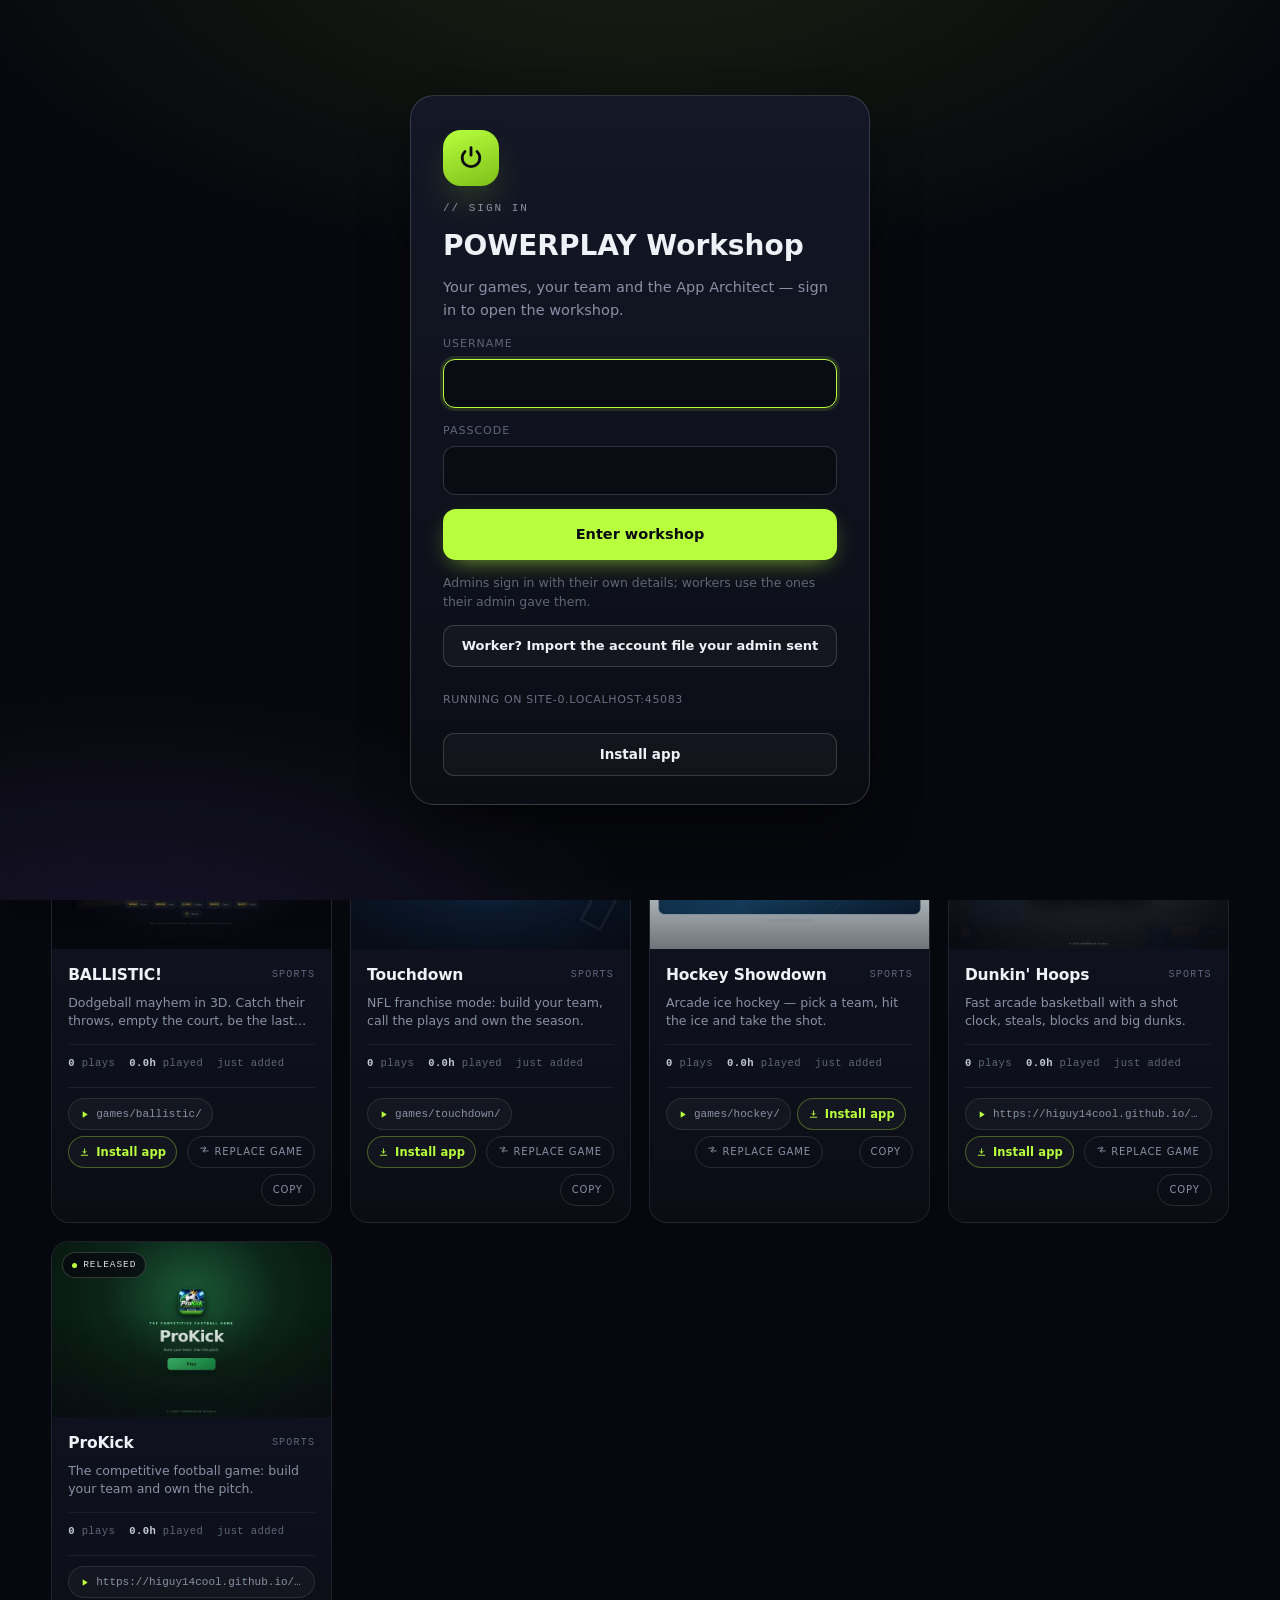
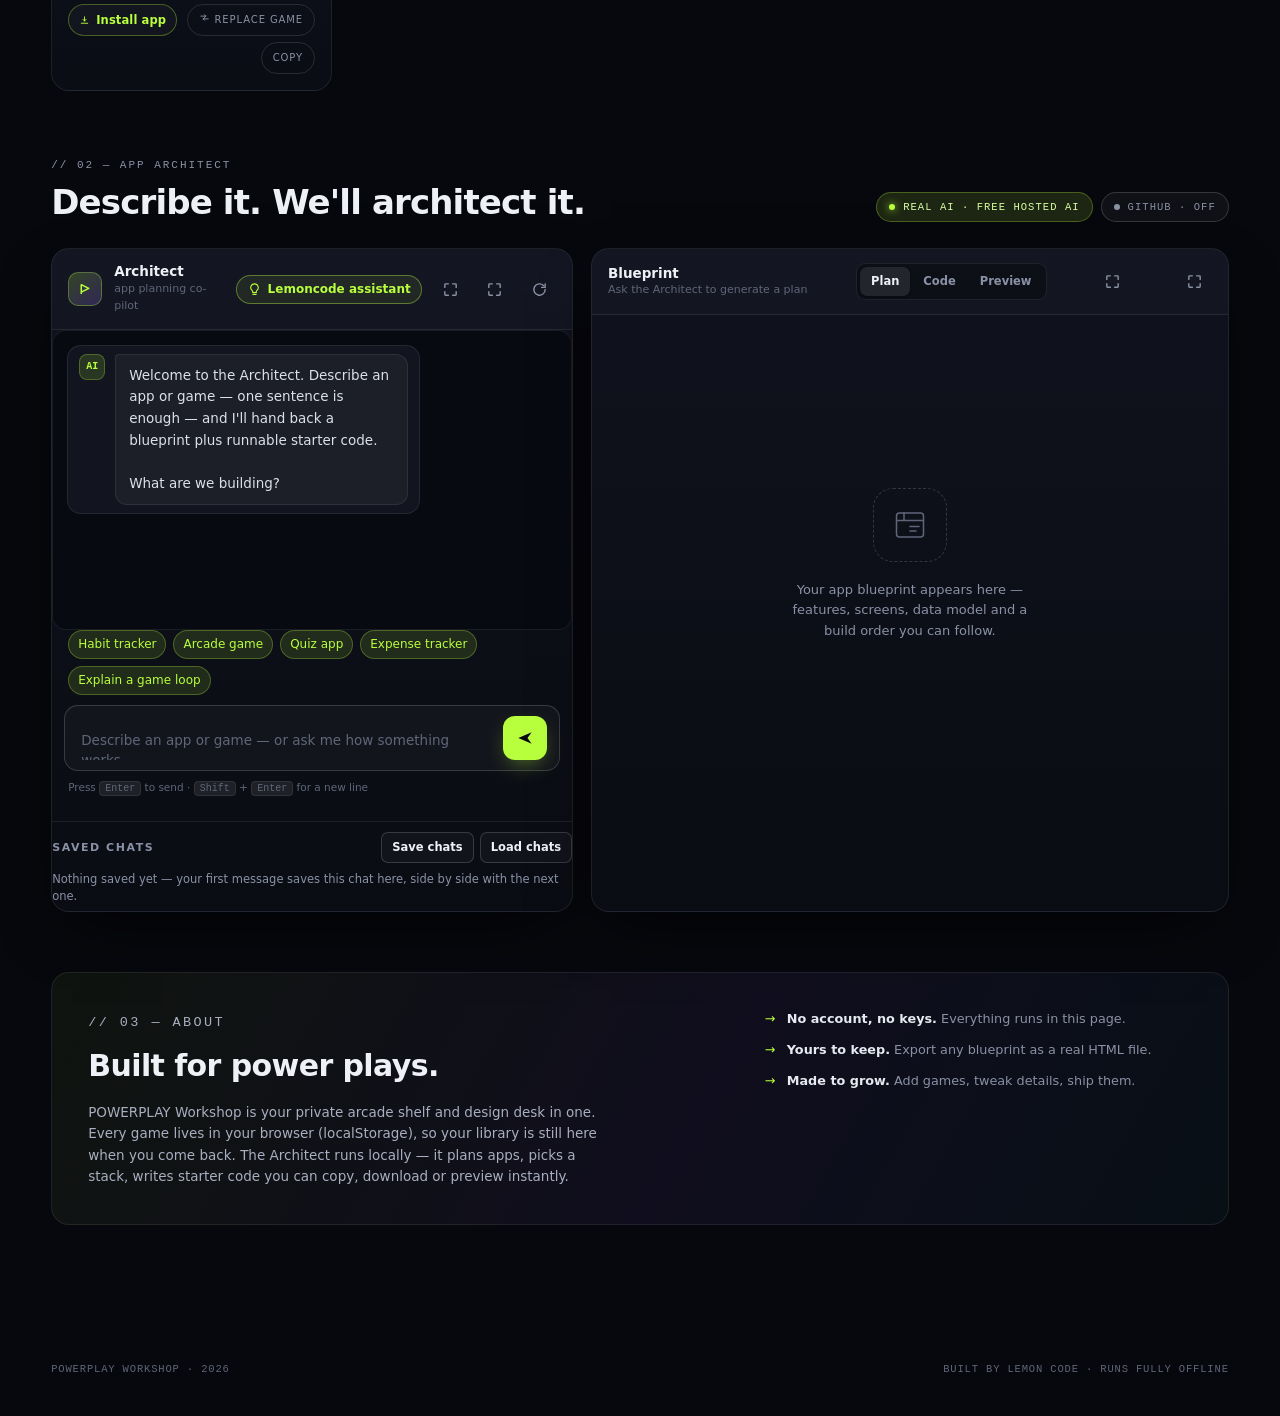
<file: index.html>
<!DOCTYPE html>
<html lang="en">
<head>
<meta charset="UTF-8">
<meta name="viewport" content="width=device-width, initial-scale=1">
<title>POWERPLAY Workshop — build games &amp; apps</title>
<meta name="description" content="POWERPLAY Workshop: your game library and an AI co-pilot that turns ideas into app plans and working starter code.">
<link rel="icon" type="image/png" sizes="32x32" href="assets/icons/favicon-32.png">
<link rel="icon" type="image/png" sizes="192x192" href="assets/icons/icon-192.png">
<link rel="apple-touch-icon" href="assets/icons/apple-touch-icon.png">
<link rel="manifest" href="app.webmanifest">
<meta name="theme-color" content="#0a0b10">
<script>
/* Chrome fires this once, sometimes before the app's own script runs: keep it.
   Registering the worker here too means the page is already installable when the
   Install button is pressed instead of a moment later. */
window.__ppInstall = null;
window.addEventListener("beforeinstallprompt", function (e) {
  e.preventDefault();
  window.__ppInstall = e;
  document.dispatchEvent(new Event("pp-install-ready"));
});
window.addEventListener("appinstalled", function () {
  try { localStorage.setItem("powerplay.installed", "1"); } catch (err) {}
});
if ("serviceWorker" in navigator && location.protocol !== "file:") {
  navigator.serviceWorker.register("sw.js").catch(function () {});
}
</script>
<link rel="stylesheet" href="assets/styles.css">
<link rel="stylesheet" href="assets/app-mode.css">
</head>
<body class="is-locked">
<!-- sign in -->
<div class="login-screen" id="loginScreen">
  <form class="login-card" id="loginForm" autocomplete="on">
    <span class="brand-mark brand-mark-lg">
      <svg viewBox="0 0 32 32" aria-hidden="true"><path d="M16 5v8M9.6 9a9.4 9.4 0 1 0 12.8 0" fill="none" stroke="currentColor" stroke-width="3" stroke-linecap="round"/></svg>
    </span>
    <p class="eyebrow">// sign in</p>
    <h1>POWERPLAY Workshop</h1>
    <p class="login-lede">Your games, your team and the App Architect — sign in to open the workshop.</p>
    <label class="field"><span>Username</span><input id="loginUser" name="username" autocomplete="username" autocapitalize="none" autocorrect="off" spellcheck="false" required></label>
    <label class="field"><span>Passcode</span><input id="loginPass" name="passcode" type="password" autocomplete="current-password" autocapitalize="none" autocorrect="off" spellcheck="false" required></label>
    <p class="login-error" id="loginError" role="alert" hidden></p>
    <button class="btn btn-lime btn-lg" type="submit" id="loginBtn">Enter workshop</button>
    <p class="login-hint">Admins sign in with their own details; workers use the ones their admin gave them.</p>
    <button class="btn btn-ghost" type="button" id="loginImport">Worker? Import the account file your admin sent</button>
    <input id="loginImportInput" type="file" accept=".js,.json,application/json,text/javascript" hidden>
    <p class="login-hint" id="loginImportState" hidden></p>
    <p class="login-host" id="loginHost"></p>
  </form>
</div>
<div class="scene" aria-hidden="true">
  <div class="scene-grid"></div>
  <div class="orb orb-lime"></div>
  <div class="orb orb-violet"></div>
  <div class="scene-noise"></div>
</div>

<div id="appShell">
<header class="topbar">
  <a class="brand" href="#top" aria-label="POWERPLAY Workshop home">
    <span class="brand-mark">
      <svg viewBox="0 0 32 32" aria-hidden="true"><path d="M16 5v8M9.6 9a9.4 9.4 0 1 0 12.8 0" fill="none" stroke="currentColor" stroke-width="3" stroke-linecap="round"/></svg>
    </span>
    <span class="brand-type">
      <strong>POWERPLAY</strong>
      <em>Workshop</em>
    </span>
  </a>

  <nav class="topnav" aria-label="Sections">
    <a href="#library" class="is-active" data-nav="library">Library</a>
    <a href="#architect" data-nav="architect">App Architect</a>
    <a href="#about" data-nav="about">About</a>
  </nav>

  <div class="topbar-right">
    <a class="btn btn-ghost" href="app.html" style="text-decoration:none">Open app</a>
    <button class="btn btn-ghost" id="navWorkers" type="button">Workers</button>
    <button class="btn btn-ghost" id="navSchedule" type="button" hidden>Schedule Meetings</button>
    <button class="btn btn-ghost" id="navAddPerson" type="button" hidden>Add person</button>
    <span class="status-pill"><i></i> <span id="statusWho">Workshop online</span></span>
    <button class="btn btn-lime" id="openAddGame" type="button">
      <svg viewBox="0 0 24 24" aria-hidden="true"><path d="M12 5v14M5 12h14" fill="none" stroke="currentColor" stroke-width="2.2" stroke-linecap="round"/></svg>
      New game
    </button>
    <button class="btn btn-ghost" id="navLogout" type="button">Sign out</button>
  </div>
</header>

<main id="top">
  <section class="hero">
    <div class="hero-copy">
      <p class="eyebrow"><span class="dot"></span> player one · workshop floor</p>
      <h1>Your games.<br><span class="grad">Your next big app.</span></h1>
      <p class="lede">A home for everything you've built — and an AI co-pilot that turns a rough idea into a plan, a stack and working starter code in seconds.</p>
      <div class="hero-actions">
        <button class="btn btn-lime btn-lg" data-scroll="architect" type="button">
          <svg viewBox="0 0 24 24" aria-hidden="true"><path d="M12 3l1.9 5.1L19 10l-5.1 1.9L12 17l-1.9-5.1L5 10l5.1-1.9L12 3z" fill="currentColor"/></svg>
          Ask the App Architect
        </button>
        <button class="btn btn-ghost btn-lg" data-scroll="library" type="button">Browse library</button>
      </div>
    </div>

    <div class="hero-stats">
      <div class="stat">
        <span class="stat-num" id="statGames">0</span>
        <span class="stat-label">games built</span>
      </div>
      <div class="stat">
        <span class="stat-num" id="statPlays">0</span>
        <span class="stat-label">total plays</span>
      </div>
      <div class="stat">
        <span class="stat-num" id="statHours">0</span>
        <span class="stat-label">hours played</span>
      </div>
      <div class="stat stat-wide">
        <span class="stat-label">currently building</span>
        <strong id="statBuilding">All shipped</strong>
        <div class="meter"><i style="width:100%"></i></div>
      </div>
    </div>
  </section>

  <section class="section" id="library">
    <div class="section-head">
      <div>
        <p class="eyebrow">// 01 — library</p>
        <h2>Games you made</h2>
      </div>
      <div class="library-tools">
        <div class="search">
          <svg viewBox="0 0 24 24" aria-hidden="true"><circle cx="11" cy="11" r="6.5" fill="none" stroke="currentColor" stroke-width="2"/><path d="M16 16l4 4" stroke="currentColor" stroke-width="2" stroke-linecap="round"/></svg>
          <input id="searchGames" type="search" placeholder="Search your games…" aria-label="Search your games" name="game-search" autocomplete="off" autocapitalize="none" autocorrect="off" spellcheck="false" data-lpignore="true" data-1p-ignore="true" data-bwignore="true" readonly>
        </div>
      </div>
    </div>

    <div class="filters" id="filters" role="tablist" aria-label="Filter games">
      <button class="chip is-active" data-filter="all" role="tab" aria-selected="true">All</button>
      <button class="chip" data-filter="Arcade" role="tab" aria-selected="false">Arcade</button>
      <button class="chip" data-filter="Sports" role="tab" aria-selected="false">Sports</button>
      <button class="chip" data-filter="Puzzle" role="tab" aria-selected="false">Puzzle</button>
      <button class="chip" data-filter="Sandbox" role="tab" aria-selected="false">Sandbox</button>
      <button class="chip" data-filter="Prototype" role="tab" aria-selected="false">Prototypes</button>
    </div>

    <div class="game-grid" id="gameGrid"></div>
    <p class="empty-state" id="emptyState" hidden>No games match that search. Try another title — or build a new one.</p>
  </section>

  <section class="section architect" id="architect">
    <div class="section-head">
      <div>
        <p class="eyebrow">// 02 — app architect</p>
        <h2>Describe it. We'll architect it.</h2>
      </div>
      <div class="engine-chips">
        <button class="ai-badge ai-engine" id="aiEngine" type="button"><i></i> <span id="aiEngineLabel">Real AI</span></button>
        <button class="ai-badge ai-engine" id="ghChip" type="button" data-state="off" title="Save your games to GitHub automatically"><i></i> <span id="ghChipLabel">GitHub · off</span></button>
      </div>
    </div>

    <div class="architect-grid">
      <div class="panel chat-panel">
        <div class="panel-head">
          <div class="ai-avatar" aria-hidden="true">
            <svg viewBox="0 0 32 32"><path d="M10 24V9l12 6-12 6" fill="none" stroke="currentColor" stroke-width="2.4" stroke-linejoin="round"/></svg>
          </div>
          <div>
            <strong>Architect</strong>
            <span class="muted">app planning co-pilot</span>
          </div>
          <a class="lemon-link" id="lemonAssistant" href="https://lemoncode.ai" target="_blank" rel="noopener" title="Open Lemoncode AI in a new tab">
            <svg viewBox="0 0 24 24" aria-hidden="true"><path d="M12 3a6 6 0 0 0-3.6 10.8c.5.4.8 1 .8 1.6V17h5.6v-1.6c0-.6.3-1.2.8-1.6A6 6 0 0 0 12 3ZM9.5 20h5" fill="none" stroke="currentColor" stroke-width="1.8" stroke-linecap="round"/></svg>
            <span>Lemoncode assistant</span>
          </a>
          <button class="icon-btn js-fullscreen" type="button" data-fs="split" title="Full screen chat beside the blueprint">
            <svg viewBox="0 0 24 24" aria-hidden="true"><rect x="3" y="5" width="7" height="14" rx="1.5" fill="none" stroke="currentColor" stroke-width="1.9"/><rect x="14" y="5" width="7" height="14" rx="1.5" fill="none" stroke="currentColor" stroke-width="1.9"/></svg>
            <span class="sr-only">Full screen chat and blueprint</span>
          </button>
          <button class="icon-btn js-fullscreen" type="button" data-fs="chat">
            <svg viewBox="0 0 24 24" aria-hidden="true"><path class="fs-out" d="M4 9V4h5M20 15v5h-5M20 9V4h-5M4 15v5h5" fill="none" stroke="currentColor" stroke-width="2" stroke-linecap="round" stroke-linejoin="round" fill-rule="evenodd"/></svg>
            <span class="sr-only">Full screen chat</span>
          </button>
          <button class="icon-btn" id="resetChat" type="button" title="New conversation" aria-label="New conversation" aria-haspopup="dialog">
            <svg viewBox="0 0 24 24"><path d="M20 12a8 8 0 1 1-2.3-5.6M20 4v5h-5" fill="none" stroke="currentColor" stroke-width="2" stroke-linecap="round" stroke-linejoin="round"/></svg>
          </button>
        </div>

        <div class="chat-log" id="chatLog" aria-live="polite"></div>

        <div class="chips-row" id="promptChips">
          <button class="chip chip-outline" data-prompt="I want to build a habit tracker app">Habit tracker</button>
          <button class="chip chip-outline" data-prompt="Make me a mini arcade game with a score">Arcade game</button>
          <button class="chip chip-outline" data-prompt="I need a study quiz app with flashcards">Quiz app</button>
          <button class="chip chip-outline" data-prompt="Build a simple expense tracker">Expense tracker</button>
          <button class="chip chip-outline" data-prompt="Explain how a game loop works">Explain a game loop</button>
        </div>

        <form class="composer" id="composer">
          <textarea id="promptInput" rows="1" placeholder="Describe an app or game — or ask me how something works…" aria-label="Describe an app or ask a question"></textarea>
          <button class="btn btn-lime btn-send" type="submit" aria-label="Send prompt">
            <svg viewBox="0 0 24 24"><path d="M4 12l16-7-5 7 5 7-16-7z" fill="currentColor"/></svg>
          </button>
        </form>
        <p class="composer-hint">Press <kbd>Enter</kbd> to send · <kbd>Shift</kbd> + <kbd>Enter</kbd> for a new line</p>

        <div class="saved-chats" id="savedChats" hidden>
          <div class="saved-chats-head">
            <strong>Saved chats</strong>
            <div class="saved-chats-tools">
              <button class="btn btn-ghost btn-tiny" id="chatsSave" type="button">Save chats</button>
              <button class="btn btn-ghost btn-tiny" id="chatsLoad" type="button">Load chats</button>
              <input id="chatsLoadInput" type="file" accept=".json,application/json" hidden />
            </div>
          </div>
          <div class="saved-chats-row" id="savedChatsRow"></div>
        </div>
      </div>

      <div class="panel blueprint-panel" id="blueprintPanel">
        <div class="panel-head">
          <div>
            <strong id="bpTitle">Blueprint</strong>
            <span class="muted" id="bpSubtitle">Ask the Architect to generate a plan</span>
          </div>
          <div class="bp-tabs" role="tablist" aria-label="Blueprint views">
            <button class="bp-tab is-active" data-bp="plan" type="button" role="tab" aria-selected="true">Plan</button>
            <button class="bp-tab" data-bp="code" type="button" role="tab" aria-selected="false">Code</button>
            <button class="bp-tab" data-bp="preview" type="button" role="tab" aria-selected="false">Preview</button>
          </div>
          <button class="icon-btn js-fullscreen" type="button" data-fs="split" title="Full screen chat beside the blueprint">
            <svg viewBox="0 0 24 24" aria-hidden="true"><rect x="3" y="5" width="7" height="14" rx="1.5" fill="none" stroke="currentColor" stroke-width="1.9"/><rect x="14" y="5" width="7" height="14" rx="1.5" fill="none" stroke="currentColor" stroke-width="1.9"/></svg>
            <span class="sr-only">Full screen chat and blueprint</span>
          </button>
          <button class="icon-btn js-fullscreen" type="button" data-fs="blueprint" title="Full screen blueprint (Esc to exit)">
            <svg viewBox="0 0 24 24" aria-hidden="true"><path d="M4 9V4h5M20 15v5h-5M20 9V4h-5M4 15v5h5" fill="none" stroke="currentColor" stroke-width="2" stroke-linecap="round" stroke-linejoin="round"/></svg>
            <span class="sr-only">Full screen blueprint</span>
          </button>
        </div>

        <div class="bp-body">
          <div class="bp-view is-active" id="bpPlan">
            <div class="bp-placeholder">
              <div class="ghost-glyph" aria-hidden="true">
                <svg viewBox="0 0 48 48"><rect x="6" y="8" width="36" height="32" rx="4" fill="none" stroke="currentColor" stroke-width="2"/><path d="M6 18h36M16 8v10M24 26h12M24 32h8" stroke="currentColor" stroke-width="2" stroke-linecap="round"/></svg>
              </div>
              <p>Your app blueprint appears here — features, screens, data model and a build order you can follow.</p>
            </div>
          </div>

          <div class="bp-view" id="bpCode">
            <div class="code-toolbar">
              <div class="code-langs" role="tablist" aria-label="Code language">
                <button class="code-lang is-active" id="langHtml" data-lang="html" type="button" role="tab" aria-selected="true">HTML</button>
                <button class="code-lang" id="langPython" data-lang="python" type="button" role="tab" aria-selected="false">Python</button>
              </div>
              <span class="file-pill" id="codeFilename">app.html</span>
              <div class="code-actions">
                <button class="btn btn-tiny btn-ghost" id="editCode" type="button">Edit</button>
                <button class="btn btn-tiny btn-lime" id="runCode" type="button">Run preview</button>
                <button class="btn btn-tiny btn-lime" id="saveToGame" type="button" hidden>Save to game</button>
                <button class="btn btn-tiny btn-ghost" id="saveAsNew" type="button" hidden>Save as new game</button>
                <button class="btn btn-tiny btn-ghost" id="copyCode" type="button">Copy</button>
                <button class="btn btn-tiny btn-ghost" id="downloadCode" type="button">Download</button>
              </div>
            </div>
            <pre class="code-block"><code id="codeOutput"></code></pre>
            <textarea class="code-block code-edit" id="codeEditor" spellcheck="false" autocomplete="off" autocapitalize="off" autocorrect="off" aria-label="Edit the game code" hidden></textarea>
            <div class="py-pane" id="pyPane" hidden>
              <div class="py-bar">
                <span class="file-pill" id="pyFilename">game.py</span>
                <button class="btn btn-tiny btn-lime" id="makePython" type="button">Write the Python version</button>
                <button class="btn btn-tiny btn-ghost" id="copyPython" type="button">Copy</button>
                <button class="btn btn-tiny btn-ghost" id="downloadPython" type="button">Download .py</button>
              </div>
              <pre class="code-block"><code id="pythonOutput" class="py-code"></code></pre>
            </div>
            <p class="code-hint" id="codeHint" hidden>You're editing the code. <b>Run preview</b> shows it; <b>Save to game</b> keeps it.</p>
          </div>

          <div class="bp-view" id="bpPreview">
            <div class="preview-bar">
              <span class="traffic"><i></i><i></i><i></i></span>
              <span class="preview-url" id="previewUrl">starter.html</span>
              <button class="btn btn-tiny btn-ghost" id="openPreviewTab" type="button">Open full screen</button>
            </div>
            <iframe id="previewFrame" title="Generated app preview" sandbox="allow-scripts allow-modals"></iframe>
          </div>
        </div>
      </div>
    </div>
  </section>

  <section class="section about" id="about">
    <div class="about-card">
      <div>
        <p class="eyebrow">// 03 — about</p>
        <h2>Built for power plays.</h2>
        <p>POWERPLAY Workshop is your private arcade shelf and design desk in one. Every game lives in your browser (localStorage), so your library is still here when you come back. The Architect runs locally — it plans apps, picks a stack, writes starter code you can copy, download or preview instantly.</p>
      </div>
      <ul class="about-list">
        <li><b>No account, no keys.</b> Everything runs in this page.</li>
        <li><b>Yours to keep.</b> Export any blueprint as a real HTML file.</li>
        <li><b>Made to grow.</b> Add games, tweak details, ship them.</li>
      </ul>
    </div>
  </section>
</main>

<footer class="footer">
  <span>POWERPLAY Workshop · <span id="year">2026</span></span>
  <span class="footer-right">Built by Lemon Code · runs fully offline</span>
</footer>

<!-- profile button (bottom left) -->
<button class="me-btn" id="meBtn" type="button" aria-label="Profile settings">
  <span class="avatar" id="meAvatar"></span>
  <span class="me-name" id="meName"></span>
</button>
</div>

<!-- Game detail modal -->
<div class="modal" id="gameModal" role="dialog" aria-modal="true" aria-labelledby="gameModalTitle" hidden>
  <div class="modal-backdrop" data-close="game"></div>
  <div class="modal-card game-modal-card">
    <button class="icon-btn modal-close" data-close="game" type="button" aria-label="Close">
      <svg viewBox="0 0 24 24"><path d="M6 6l12 12M18 6L6 18" stroke="currentColor" stroke-width="2" stroke-linecap="round"/></svg>
    </button>
    <div class="game-modal-art" id="gameModalArt"></div>
    <div class="game-modal-body">
      <p class="eyebrow" id="gameModalTag">Arcade</p>
      <h3 id="gameModalTitle">Game</h3>
      <p id="gameModalDesc" class="muted"></p>
      <div class="meta-grid" id="gameModalMeta"></div>
      <label class="status-edit" for="gameStatusSel">
        <span>Status</span>
        <select id="gameStatusSel" class="status-select">
          <option>In progress</option>
          <option>Prototype</option>
          <option>Released</option>
        </select>
      </label>
      <div class="game-modal-actions" id="gameModalActions">
        <button class="btn btn-lime" id="playGameBtn" type="button">Play now</button>
        <button class="btn btn-ghost" id="editManualBtn" type="button" title="Open the game on the play stage with the manual editing tools">
          <svg viewBox="0 0 24 24" width="16" height="16" aria-hidden="true"><path d="M4 8h16M4 16h16" fill="none" stroke="currentColor" stroke-width="1.8" stroke-linecap="round"/><circle cx="9" cy="8" r="2.6" fill="none" stroke="currentColor" stroke-width="1.8"/><circle cx="15" cy="16" r="2.6" fill="none" stroke="currentColor" stroke-width="1.8"/></svg>
          Edit manually
        </button>
        <a class="btn btn-ghost" id="installGameBtn" href="#" target="_blank" rel="noopener" hidden>
          <svg viewBox="0 0 24 24" width="16" height="16" aria-hidden="true"><path d="M12 4v9m0 0l-3.5-3.5M12 13l3.5-3.5M5 18h14" fill="none" stroke="currentColor" stroke-width="1.8" stroke-linecap="round" stroke-linejoin="round"/></svg>
          Install app
        </a>
        <button class="btn btn-ghost" id="editGameBtn" type="button">
          <svg viewBox="0 0 24 24" width="16" height="16" aria-hidden="true"><path d="M4 20h4l10-10-4-4L4 16v4zM14 6l4 4" fill="none" stroke="currentColor" stroke-width="1.8" stroke-linecap="round" stroke-linejoin="round"/></svg>
          Edit with AI
        </button>
        <button class="btn btn-ghost" id="revertGameBtn" type="button" hidden>Restore original</button>
        <button class="btn btn-ghost" id="deleteGameBtn" type="button">Remove</button>
      </div>
    </div>
  </div>
</div>

<!-- Add game modal -->
<div class="modal" id="addModal" role="dialog" aria-modal="true" aria-labelledby="addModalTitle" hidden>
  <div class="modal-backdrop" data-close="add"></div>
  <div class="modal-card add-modal-card">
    <button class="icon-btn modal-close" data-close="add" type="button" aria-label="Close">
      <svg viewBox="0 0 24 24"><path d="M6 6l12 12M18 6L6 18" stroke="currentColor" stroke-width="2" stroke-linecap="round"/></svg>
    </button>
    <p class="eyebrow">// add to library</p>
    <h3 id="addModalTitle">Log a new game</h3>
    <form id="addGameForm" class="form">
      <label>Title<input name="title" required maxlength="40" placeholder="e.g. Skyline Sprint"></label>
      <div class="form-row">
        <label>Genre
          <select name="genre">
            <option>Arcade</option>
            <option>Sports</option>
            <option>Puzzle</option>
            <option>Sandbox</option>
            <option>Prototype</option>
          </select>
        </label>
        <label>Status
          <select name="status">
            <option>Released</option>
            <option>In progress</option>
            <option>Prototype</option>
          </select>
        </label>
      </div>
      <label>One-line pitch<textarea name="desc" rows="2" maxlength="140" placeholder="What's the hook?"></textarea></label>
      <div class="form-actions">
        <button class="btn btn-ghost" type="button" data-close="add">Cancel</button>
        <button class="btn btn-lime" type="submit">Add to library</button>
      </div>
    </form>
  </div>
</div>

<div class="modal" id="aiModal" role="dialog" aria-modal="true" aria-labelledby="aiModalTitle" hidden>
  <div class="modal-backdrop" data-close="ai"></div>
  <div class="modal-card ai-card">
    <p class="eyebrow">// the brain</p>
    <h3 id="aiModalTitle">How the AI builds for you</h3>
    <p class="confirm-text">The Architect always runs on the free AI: no key, no account, no payment. It builds what you ask straight away. A key of your own is optional and only for a bigger model — it stays in this browser and is never uploaded to the site.</p>
    <label class="field"><span>AI</span>
      <select id="aiProvider">
        <option value="free">Free AI — always on, no key</option>
        <option value="openai">OpenAI (your key)</option>
        <option value="openrouter">OpenRouter (your key)</option>
        <option value="custom">My own server (OpenAI-compatible)</option>
      </select>
    </label>
    <label class="field" id="aiKeyRow"><span>API key</span>
      <input id="aiKey" type="password" autocomplete="off" autocapitalize="none" autocorrect="off" spellcheck="false" placeholder="sk-…">
    </label>
    <label class="field"><span>Model</span>
      <input id="aiModel" type="text" autocomplete="off" autocapitalize="none" autocorrect="off" spellcheck="false">
    </label>
    <label class="field" id="aiBaseRow" hidden><span>Address</span>
      <input id="aiBase" type="url" autocomplete="off" autocapitalize="none" autocorrect="off" spellcheck="false" placeholder="https://your-server/v1/chat/completions">
    </label>
    <p class="hint-small" id="aiState"></p>
    <div class="form-actions">
      <button class="btn btn-ghost" type="button" id="aiTest">Test it</button>
      <button class="btn btn-lime" type="button" id="aiSave">Save</button>
    </div>
  </div>
</div>

<div class="modal" id="ghModal" role="dialog" aria-modal="true" aria-labelledby="ghModalTitle" hidden>
  <div class="modal-backdrop" data-close="gh"></div>
  <div class="modal-card ai-card">
    <p class="eyebrow">// backup</p>
    <h3 id="ghModalTitle">Keep the whole workshop on GitHub</h3>
    <p class="confirm-text">Every game you make, every manual edit, every person you add and every chat is copied to your repository a few seconds after it changes, so uninstalling the app loses nothing. Reinstalling puts it all back by itself.</p>
    <label class="field"><span>Owner</span>
      <input id="ghOwner" type="text" autocomplete="off" autocapitalize="none" autocorrect="off" spellcheck="false" placeholder="higuy14cool">
    </label>
    <label class="field"><span>Repository</span>
      <input id="ghRepo" type="text" autocomplete="off" autocapitalize="none" autocorrect="off" spellcheck="false" placeholder="powerplay-workshop">
    </label>
    <label class="field"><span>Branch</span>
      <input id="ghBranch" type="text" autocomplete="off" autocapitalize="none" autocorrect="off" spellcheck="false" placeholder="main">
    </label>
    <label class="field"><span>Paste the token here — not a name, not a link</span>
      <input id="ghToken" type="password" autocomplete="off" autocapitalize="none" autocorrect="off" spellcheck="false" placeholder="github_pat_…">
    </label>
    <p class="hint-small">It is the long <code>github_pat_…</code> string GitHub shows you once, right after you press <strong>Generate token</strong> on github.com → Settings → Developer settings → Fine-grained tokens.</p>
    <p class="hint-small">Make it on GitHub: Settings → Developer settings → Fine-grained tokens → only this repository → Contents: read and write. It stays in this browser, goes only to api.github.com, and is never shown again.</p>
    <p class="hint-small">Your repository is public, so the people file it writes (<code>assets/accounts-data.js</code>) can be read by anyone with the link — that is what lets a worker sign in on any device. Keep that in mind when choosing worker passcodes.</p>
    <p class="hint-small" id="ghState"></p>
    <div class="form-actions">
      <button class="btn btn-ghost" type="button" id="ghPull">Restore from GitHub</button>
      <button class="btn btn-ghost" type="button" id="ghPush">Save now</button>
      <button class="btn btn-lime" type="button" id="ghSave">Turn on backup</button>
    </div>
  </div>
</div>

<div class="modal" id="resetModal" role="dialog" aria-modal="true" aria-labelledby="resetModalTitle" hidden>
  <div class="modal-backdrop" data-close="reset"></div>
  <div class="modal-card confirm-card">
    <p class="eyebrow">// new conversation</p>
    <h3 id="resetModalTitle">Clear this conversation?</h3>
    <p class="confirm-text">Your chat, the blueprint, the starter code and the preview are all thrown away. This can't be undone.</p>
    <div class="form-actions">
      <button class="btn btn-ghost" type="button" data-close="reset">Keep it</button>
      <button class="btn btn-lime" type="button" id="confirmReset">Clear and start over</button>
    </div>
  </div>
</div>

<div class="modal" id="replaceModal" role="dialog" aria-modal="true" aria-labelledby="replaceModalTitle" hidden>
  <div class="modal-backdrop" data-close="replace"></div>
  <div class="modal-card confirm-card">
    <p class="eyebrow">// replace game</p>
    <h3 id="replaceModalTitle">Replace game</h3>
    <p class="confirm-text" id="replaceLede">Switch this game to a different link. Whatever sits at the new URL is what opens from now on.</p>
    <form id="replaceForm" class="form">
      <label class="field"><span>Game URL</span><input id="replaceUrl" name="url" type="text" inputmode="url" autocomplete="off" autocapitalize="none" autocorrect="off" spellcheck="false" placeholder="https://example.com/game/ or games/asteroids/"></label>
      <p class="replace-current" id="replaceCurrent">Current link: <code>—</code></p>
      <p class="form-error" id="replaceError" hidden></p>
      <div class="form-actions">
        <button class="btn btn-ghost" type="button" data-close="replace">Cancel</button>
        <button class="btn btn-lime" type="submit">Use this URL</button>
      </div>
    </form>
  </div>
</div>

<div class="modal" id="installModal" role="dialog" aria-modal="true" aria-labelledby="installModalTitle" hidden>
  <div class="modal-backdrop" data-close="install"></div>
  <div class="modal-card install-card">
    <p class="eyebrow">// install</p>
    <h3 id="installModalTitle">Install POWERPLAY Workshop</h3>
    <p class="confirm-text" id="installLede">Add it to your home screen and it opens like a normal app — its own icon, no address bar.</p>
    <button class="btn btn-lime install-now" type="button" id="installNow">Install now</button>
    <ol class="install-steps" id="installSteps"></ol>
  </div>
</div>

<div class="toast" id="toast" role="status" aria-live="polite" hidden></div>
<div class="save-chip" id="saveChip" role="status" aria-live="polite" hidden>Saved</div>
<!-- add person modal -->
<div class="modal" id="personModal" role="dialog" aria-modal="true" aria-labelledby="personModalTitle" hidden>
  <div class="modal-backdrop" data-close="person"></div>
  <div class="modal-card">
    <div class="modal-head">
      <div>
        <p class="eyebrow">// team</p>
        <h3 id="personModalTitle">Add a person</h3>
      </div>
      <button class="icon-btn" data-close="person" type="button" aria-label="Close">
        <svg viewBox="0 0 24 24"><path d="M6 6l12 12M18 6L6 18" stroke="currentColor" stroke-width="2" stroke-linecap="round"/></svg>
      </button>
    </div>
    <form id="personForm" class="stack">
      <label class="field"><span>Username</span><input id="personUser" required maxlength="24" autocapitalize="none" autocorrect="off" spellcheck="false" placeholder="e.g. jordan"></label>
      <label class="field"><span>Passcode</span><input id="personPass" required minlength="4" maxlength="24" autocapitalize="none" autocorrect="off" spellcheck="false" placeholder="at least 4 characters"></label>
      <label class="field"><span>Role</span>
        <select id="personRole"><option value="worker">Worker</option><option value="admin">Admin</option></select>
      </label>
      <p class="form-error" id="personError" hidden></p>
      <button class="btn btn-lime" type="submit">Add person</button>
    </form>
  </div>
</div>

<!-- workers modal: board + chats -->
<div class="modal" id="workersModal" role="dialog" aria-modal="true" aria-labelledby="workersTitle" hidden>
  <div class="modal-backdrop" data-close="workers"></div>
  <div class="modal-card wide-card">
    <div class="modal-head">
      <div>
        <p class="eyebrow">// team</p>
        <h3 id="workersTitle">Workers</h3>
      </div>
      <button class="icon-btn" data-close="workers" type="button" aria-label="Close">
        <svg viewBox="0 0 24 24"><path d="M6 6l12 12M18 6L6 18" stroke="currentColor" stroke-width="2" stroke-linecap="round"/></svg>
      </button>
    </div>
    <div class="workers-body">
      <section class="workers-col">
        <h4>Work board</h4>
        <form class="assign-form" id="assignForm">
          <select id="assignUser" aria-label="Person"></select>
          <select id="assignGame" aria-label="Game"></select>
          <button class="btn btn-lime" type="submit">Assign</button>
        </form>
        <p class="form-error" id="assignError" hidden></p>
        <div class="board-list" id="boardList"></div>
        <div class="account-file">
          <h4 class="backup-heading">Let a worker sign in on his own computer</h4>
          <p class="hint-small" id="accountsState"></p>
          <div class="account-file-actions">
            <button class="btn btn-lime" id="accountsFile" type="button" hidden>Save account file for a worker</button>
            <button class="btn btn-ghost" id="accountsRestore" type="button" hidden>Restore from file</button>
            <input id="accountsRestoreInput" type="file" accept=".js,.json,text/javascript,application/json" hidden />
          </div>
          <p class="hint-small"><strong>He usually needs no file at all.</strong> Whenever you have the workshop open, your people are shared automatically, so he just types his username and passcode on any computer and is in. The file below is only for a computer that stays offline from the workshop for a long time.</p>
          <p class="hint-small">Send that file to your worker. On his computer he presses <strong>Import the account file your admin sent</strong> on the sign-in card and uses the passcode you gave him — no token needed, works even with backup off.</p>
          <h4 class="backup-heading">Automatic backup</h4>
          <p class="backup-state" id="backupState" data-state="local">Saved automatically in this browser.</p>
          <details class="backup-setup">
            <summary>Back up to GitHub — survives uninstalling the app</summary>
            <form id="backupForm" class="stack">
              <label class="field"><span>Repository</span><input id="backupRepo" value="higuy14cool/powerplay-workshop" placeholder="owner/repo" autocomplete="off" spellcheck="false"></label>
              <label class="field"><span>Branch</span><input id="backupBranch" value="main" autocomplete="off" spellcheck="false"></label>
              <label class="field"><span>GitHub token</span><input id="backupToken" type="password" placeholder="github_pat_…" autocomplete="off" spellcheck="false"></label>
              <p class="hint-small">A fine-grained token with <strong>Contents: read and write</strong> on this one repository. It stays in this browser and is only ever sent to api.github.com.</p>
              <label class="toggle-row"><input id="backupAuto" type="checkbox" checked><span>Back up automatically after every change</span></label>
              <div class="backup-actions">
                <button class="btn btn-lime" type="submit">Save &amp; back up now</button>
                <button class="btn btn-ghost" id="backupNow" type="button" disabled>Back up now</button>
                <button class="btn btn-ghost" id="backupPull" type="button">Restore from GitHub</button>
              </div>
            </form>
          </details>
        </div>
      </section>
      <section class="workers-col chat-col">
        <div class="chat-head">
          <div class="chat-head-top">
            <h4 id="chatTitle">Announcements</h4>
            <div class="chat-actions" id="chatActions" hidden>
              <button class="icon-btn" id="chatRenameBtn" type="button" title="Rename this chat" aria-label="Rename this chat" hidden>
                <svg viewBox="0 0 24 24" aria-hidden="true"><path d="M4 20h4L19 9a2.1 2.1 0 0 0-3-3L5 17v3z" fill="none" stroke="currentColor" stroke-width="1.7" stroke-linejoin="round"/><path d="M14.5 6.5l3 3" stroke="currentColor" stroke-width="1.7"/></svg>
              </button>
              <button class="icon-btn" id="chatDeleteBtn" type="button" title="Delete this chat" aria-label="Delete this chat" hidden>
                <svg viewBox="0 0 24 24" aria-hidden="true"><path d="M4 7h16M9 7V5h6v2M6 7l1 13h10l1-13" fill="none" stroke="currentColor" stroke-width="1.7" stroke-linecap="round" stroke-linejoin="round"/></svg>
              </button>
            </div>
            <div class="chat-calls" id="chatCallBtns" hidden></div>
          </div>
          <div class="scope-chips" id="chatScopes"></div>
          <button class="chip chip-outline new-chat-btn" id="newChatBtn" type="button">+ New chat</button>
        </div>
        <div class="chat-log" id="chatThread"></div>
        <form class="chat-form" id="chatForm">
          <input id="chatInput" placeholder="Message the crew…" autocomplete="off" maxlength="400">
          <button class="icon-btn chat-photo" id="chatPhotoBtn" type="button" aria-label="Send a picture" title="Send a picture">
            <svg viewBox="0 0 24 24" aria-hidden="true"><path d="M4 5h16v14H4z M4 15l4.5-4.5L13 15l2.5-2.5L20 17" fill="none" stroke="currentColor" stroke-width="1.7" stroke-linecap="round" stroke-linejoin="round"/><circle cx="9" cy="9" r="1.4" fill="currentColor"/></svg>
          </button>
          <button class="btn btn-lime" type="submit">Send</button>
        </form>
        <input id="chatPhotoInput" type="file" accept="image/*" hidden>
      </section>
    </div>
  </div>
</div>

<!-- start a chat with several people at once -->
<div class="modal" id="newchatModal" role="dialog" aria-modal="true" aria-labelledby="newchatTitle" hidden>
  <div class="modal-backdrop" data-close-newchat></div>
  <div class="modal-card format-card">
    <p class="eyebrow">// new chat</p>
    <h3 id="newchatTitle">Start a chat</h3>
    <form id="newChatForm" class="stack">
      <label class="field"><span>Name (optional)</span><input id="newChatName" maxlength="40" placeholder="e.g. ProKick build" autocomplete="off"></label>
      <p class="hint-small">Who is in it? You are always included — pick as many as you like.</p>
      <div class="new-chat-people" id="newChatPeople"></div>
      <p class="form-error" id="newChatError" hidden></p>
      <div class="new-chat-actions">
        <button class="btn btn-ghost" type="button" data-close-newchat>Cancel</button>
        <button class="btn btn-lime" type="submit">Create chat</button>
      </div>
    </form>
  </div>
</div>

<!-- schedule a meeting (admins) -->
<div class="modal" id="meetingModal" role="dialog" aria-modal="true" aria-labelledby="meetingModalTitle" hidden>
  <div class="modal-backdrop" data-close-meeting></div>
  <div class="modal-card format-card">
    <p class="eyebrow">// meeting</p>
    <h3 id="meetingModalTitle">Schedule a meeting</h3>
    <form id="meetingForm" class="stack">
      <label class="field"><span>What is it</span><input id="meetingName" required maxlength="60" placeholder="e.g. Monday standup" autocomplete="off"></label>
      <label class="field"><span>When</span><input id="meetingWhen" type="datetime-local" required></label>
      <label class="field"><span>Send it to a group</span><select id="meetingGroup"></select></label>
      <p class="hint-small">Who is included? Everyone in the group sees the meeting; the people you tick are named on it.</p>
      <div class="new-chat-people" id="meetingPeople"></div>
      <p class="form-error" id="meetingError" hidden></p>
      <div class="new-chat-actions">
        <button class="btn btn-ghost" type="button" data-close-meeting>Cancel</button>
        <button class="btn btn-lime" type="submit">Schedule &amp; send</button>
      </div>
    </form>
  </div>
</div>

<!-- forward a chat message -->
<div class="modal" id="forwardModal" role="dialog" aria-modal="true" aria-labelledby="forwardTitle" hidden>
  <div class="modal-backdrop" data-close-forward></div>
  <div class="modal-card format-card">
    <p class="eyebrow">// forward</p>
    <h3 id="forwardTitle">Forward to…</h3>
    <div class="format-list" id="forwardList"></div>
    <button class="btn btn-ghost" type="button" data-close-forward>Cancel</button>
  </div>
</div>

<!-- profile modal -->
<div class="modal" id="profileModal" role="dialog" aria-modal="true" aria-labelledby="profileTitle" hidden>
  <div class="modal-backdrop" data-close="profile"></div>
  <div class="modal-card">
    <div class="modal-head">
      <div>
        <p class="eyebrow">// profile</p>
        <h3 id="profileTitle">Your profile</h3>
      </div>
      <button class="icon-btn" data-close="profile" type="button" aria-label="Close">
        <svg viewBox="0 0 24 24"><path d="M6 6l12 12M18 6L6 18" stroke="currentColor" stroke-width="2" stroke-linecap="round"/></svg>
      </button>
    </div>
    <div class="profile-top">
      <span class="avatar avatar-lg" id="profileAvatar"></span>
      <div class="profile-top-actions">
        <label class="btn btn-ghost btn-file">Change picture<input type="file" id="avatarFile" accept="image/*" hidden></label>
        <button class="btn btn-ghost" id="avatarRemove" type="button">Remove picture</button>
      </div>
    </div>
    <form id="profileForm" class="stack">
      <label class="field"><span>Username</span><input id="profileUser" required maxlength="24"></label>
      <label class="field"><span>Passcode</span><input id="profilePass" required minlength="4" maxlength="24"></label>
      <p class="form-error" id="profileError" hidden></p>
      <button class="btn btn-lime" type="submit">Save changes</button>
    </form>
    <div class="theme-block">
      <h4>App colours</h4>
      <div class="swatches" id="swatches"></div>
      <div class="custom-accent">
        <label class="field"><span>Custom accent</span><input type="color" id="customAccent" value="#b6ff3d"></label>
        <button class="btn btn-ghost" id="resetTheme" type="button">Reset to lime</button>
      </div>
    </div>
  </div>
</div>

<!-- the stage: play a game in place, then edit it by hand -->
<div class="play-stage" id="playStage" aria-label="Game stage" hidden>
  <div class="stage-bar">
    <strong id="stageTitle">Game</strong>
    <span class="stage-status" id="stageStatus">Playing</span>
    <div class="stage-tools">
      <button class="icon-btn" id="stageFull" type="button" title="Full screen" aria-label="Full screen" aria-pressed="false">
        <svg viewBox="0 0 24 24" aria-hidden="true"><path d="M4 9V4h5M20 15v5h-5M20 9V4h-5M4 15v5h5" fill="none" stroke="currentColor" stroke-width="2" stroke-linecap="round" stroke-linejoin="round"/></svg>
      </button>
      <a class="btn btn-ghost btn-tiny" id="stageOpenTab" href="#" target="_blank" rel="noopener">Open in new tab</a>
      <button class="btn btn-ghost btn-tiny" id="stageEdit" type="button">
        <svg viewBox="0 0 24 24" width="15" height="15" aria-hidden="true"><path d="M4 20h4l10-10-4-4L4 16v4zM14 6l4 4" fill="none" stroke="currentColor" stroke-width="1.8" stroke-linecap="round" stroke-linejoin="round"/></svg>
        Edit
      </button>
      <button class="icon-btn" id="stageClose" type="button" aria-label="Close the stage" title="Close">
        <svg viewBox="0 0 24 24"><path d="M6 6l12 12M18 6L6 18" fill="none" stroke="currentColor" stroke-width="2" stroke-linecap="round"/></svg>
      </button>
    </div>
  </div>
  <div class="stage-pages" id="stagePages" hidden>
    <span class="pages-label">Pages</span>
    <div class="page-chips" id="pageChips"></div>
    <button class="btn btn-ghost btn-tiny" id="addPageBtn" type="button">+ New page</button>
  </div>
  <div class="stage-body" id="stageBody">
    <iframe id="playFrame" title="The game" allow="autoplay; fullscreen; gamepad; clipboard-write"></iframe>
    <div class="edit-layer" id="editLayer" aria-label="Added pieces"></div>
    <div class="edit-tools" id="editTools" hidden>
      <button class="edit-tool" type="button" data-tool="selection">Add selection</button>
      <button class="edit-tool" type="button" data-tool="mode">Add mode</button>
      <button class="edit-tool" type="button" data-tool="game">Add game</button>
      <button class="edit-tool" type="button" data-tool="box">Add box</button>
      <button class="edit-tool edit-done" id="editDone" type="button">Done</button>
    </div>
    <p class="edit-tip" id="editTip" hidden>Tap where it should go.</p>
  </div>
  <div class="stage-ask" id="stageAsk" hidden>
    <div class="ask-head"><span class="ask-dot"></span> Architect AI</div>
    <p class="ask-text" id="askText"></p>
    <div class="ask-actions">
      <button class="btn btn-lime btn-tiny" id="askYes" type="button">Yes, new page</button>
      <button class="btn btn-ghost btn-tiny" id="askNo" type="button">No, keep it here</button>
    </div>
  </div>
</div>

<div class="modal" id="formatModal" role="dialog" aria-modal="true" aria-labelledby="formatTitle" hidden>
  <div class="modal-backdrop" data-close-format></div>
  <div class="modal-card format-card">
    <p class="eyebrow">// add game</p>
    <h3 id="formatTitle">Which game?</h3>
    <p class="muted">Pick the match you want on this stage.</p>
    <div class="format-list">
      <button class="format-opt" type="button" data-format="Futsal">Futsal</button>
      <button class="format-opt" type="button" data-format="Classic match">Classic match</button>
      <button class="format-opt" type="button" data-format="Classic match tournament">Classic match tournament</button>
      <button class="format-opt" type="button" data-format="2v2 match tournament">2v2 match tournament</button>
    </div>
    <button class="btn btn-ghost" type="button" data-close-format>Cancel</button>
  </div>
</div>

<script src="assets/autosave.js"></script>
<script src="assets/livesync.js"></script>
<script src="assets/games-data.js"></script>
<script src="assets/app.js"></script>
<script src="assets/fullscreen.js"></script>
<script src="assets/architect.js"></script>
<script src="assets/architect-chats.js"></script>
<script src="assets/ai.js"></script>
<script src="assets/github-sync.js"></script>
  <script src="assets/architect-ui.js"></script>
<script src="assets/accounts-data.js"></script>
<script src="assets/board.js"></script>
<script src="assets/accounts.js"></script>
<script src="assets/stage.js"></script>
<script src="assets/app-mode.js"></script>
<script src="assets/cloudsync.js"></script>
</body>
</html>
</file>
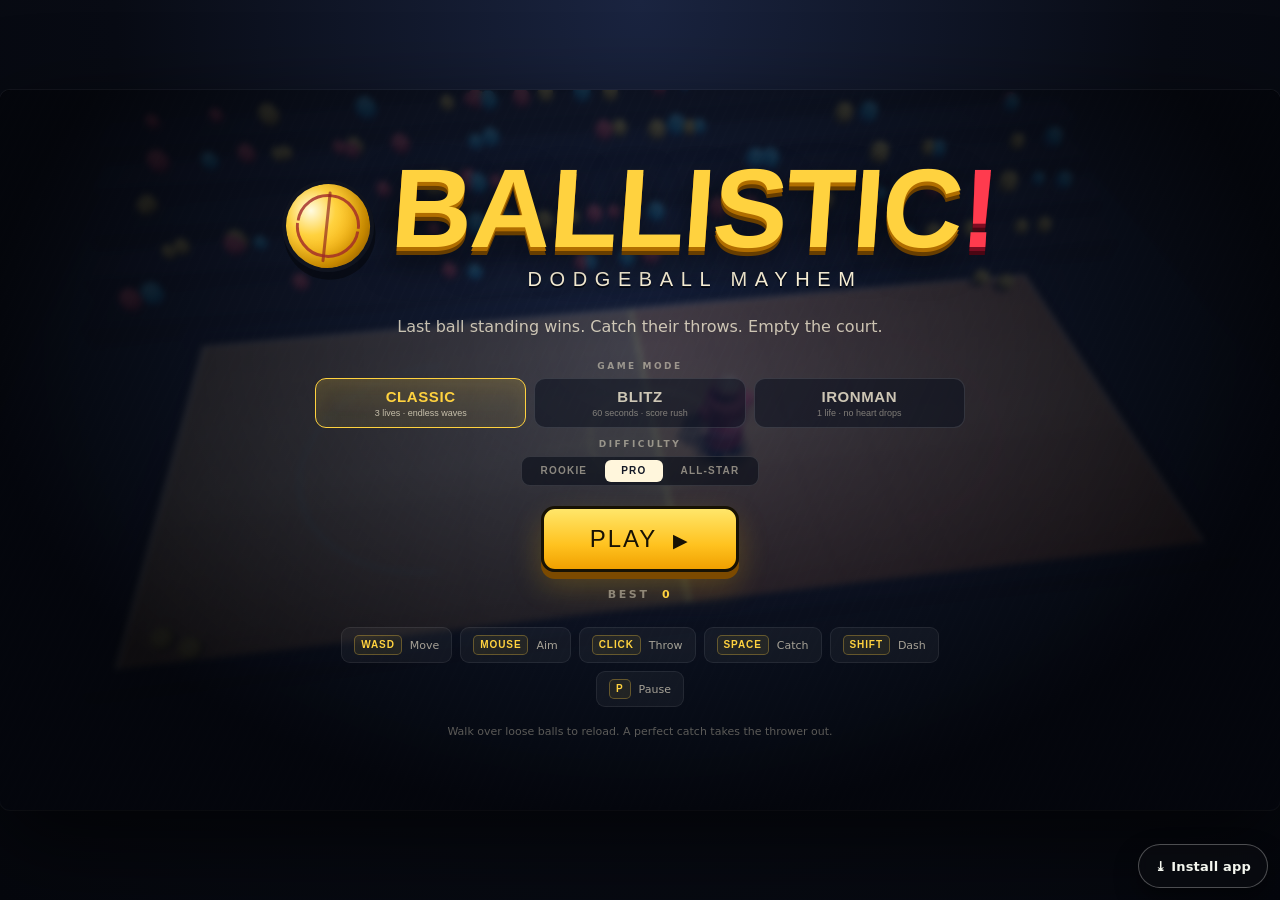
<file: games/ballistic/index.html>
<!doctype html>
<html lang="en">
<head>
<meta charset="utf-8">
<meta name="viewport" content="width=device-width, initial-scale=1, viewport-fit=cover, user-scalable=no">
<meta name="theme-color" content="#0a0e1a">
<title>BALLISTIC! — Dodgeball Mayhem</title>
<link rel="manifest" href="manifest.webmanifest">
<meta name="apple-mobile-web-app-capable" content="yes">
<meta name="apple-mobile-web-app-title" content="BALLISTIC!">
<link rel="apple-touch-icon" href="icons/apple-touch-icon.png">
<link rel="icon" href="data:image/svg+xml,<svg xmlns='http://www.w3.org/2000/svg' viewBox='0 0 100 100'><circle cx='50' cy='50' r='44' fill='%23ffd23f'/><circle cx='50' cy='50' r='44' fill='none' stroke='%23141a2b' stroke-width='7'/><path d='M14 42 Q50 58 86 38 M18 68 Q50 78 82 66' fill='none' stroke='%23e63946' stroke-width='6'/></svg>">
<link rel="stylesheet" href="style.css">
</head>
<body>
<main id="stage" aria-label="Ballistic dodgeball game">
  <canvas id="game" width="1280" height="720"></canvas>

  <div id="hud" class="hud is-hidden" aria-live="polite">
    <div class="hud-left">
      <div class="hud-label">SCORE</div>
      <div class="hud-score-row"><span id="score">0</span><span id="combo" class="combo">×1</span></div>
    </div>
    <div class="hud-center">
      <div class="wave-pill"><span>WAVE</span><strong id="wave">1</strong></div>
      <div id="timerPill" class="wave-pill timer-pill is-hidden"><span>TIME</span><strong id="timer">60</strong></div>
    </div>
    <div class="hud-right">
      <div class="stat-block">
        <div class="hud-label">ENERGY</div>
        <div id="hearts" class="hearts"></div>
      </div>
      <div class="stat-block ammo-block">
        <div class="hud-label">BALLS</div>
        <div id="ammo" class="ammo"></div>
      </div>
      <button id="muteBtn" class="icon-btn" aria-label="Toggle sound" title="Sound">♪</button>
      <button id="pauseBtn" class="icon-btn" aria-label="Pause game" title="Pause">II</button>
    </div>
  </div>

  <div id="toast" class="toast"></div>
  <div id="flash" class="flash"></div>

  <section id="menu" class="overlay">
    <div class="menu-inner">
      <div class="brand-row">
        <div class="logo-ball" aria-hidden="true"><span></span></div>
        <div>
          <h1 class="logo">BALLISTIC<span>!</span></h1>
          <p class="subtitle">DODGEBALL MAYHEM</p>
        </div>
      </div>
      <p class="tagline">Last ball standing wins. Catch their throws. Empty the court.</p>
      <div class="options">
        <div class="option-group">
          <div class="option-label">GAME MODE</div>
          <div id="modeSelect" class="mode-grid">
            <button type="button" class="mode-card is-selected" data-mode="classic">
              <strong>CLASSIC</strong><span>3 lives · endless waves</span>
            </button>
            <button type="button" class="mode-card" data-mode="blitz">
              <strong>BLITZ</strong><span>60 seconds · score rush</span>
            </button>
            <button type="button" class="mode-card" data-mode="ironman">
              <strong>IRONMAN</strong><span>1 life · no heart drops</span>
            </button>
          </div>
        </div>
        <div class="diff-row">
          <div class="option-label">DIFFICULTY</div>
          <div id="diffSelect" class="diff-select">
            <button type="button" data-diff="rookie">ROOKIE</button>
            <button type="button" data-diff="pro" class="is-selected">PRO</button>
            <button type="button" data-diff="allstar">ALL-STAR</button>
          </div>
        </div>
      </div>
      <button id="playBtn" class="big-btn">PLAY <span>▶</span></button>
      <p class="best-line">BEST <strong id="bestScore">0</strong></p>
      <div class="controls-card">
        <div class="control"><kbd>WASD</kbd><span>Move</span></div>
        <div class="control"><kbd>MOUSE</kbd><span>Aim</span></div>
        <div class="control"><kbd>CLICK</kbd><span>Throw</span></div>
        <div class="control"><kbd>SPACE</kbd><span>Catch</span></div>
        <div class="control"><kbd>SHIFT</kbd><span>Dash</span></div>
        <div class="control"><kbd>P</kbd><span>Pause</span></div>
      </div>
      <p class="tip-line">Walk over loose balls to reload. A perfect catch takes the thrower out.</p>
    </div>
  </section>

  <section id="pauseScreen" class="overlay is-hidden">
    <div class="panel">
      <p class="eyebrow">TIMEOUT</p>
      <h2>PAUSED</h2>
      <button id="resumeBtn" class="big-btn">RESUME</button>
      <button id="quitBtn" class="ghost-btn">QUIT TO MENU</button>
    </div>
  </section>

  <section id="gameover" class="overlay is-hidden">
    <div class="panel">
      <p class="eyebrow">FINAL WHISTLE</p>
      <h2 id="endTitle" class="ko-title">KNOCKED OUT</h2>
      <div class="result-grid">
        <div><span>SCORE</span><strong id="finalScore">0</strong></div>
        <div><span>WAVE</span><strong id="finalWave">1</strong></div>
        <div><span>BEST</span><strong id="finalBest">0</strong></div>
      </div>
      <button id="retryBtn" class="big-btn">RUN IT BACK</button>
      <button id="menuBtn" class="ghost-btn">MAIN MENU</button>
    </div>
  </section>

  <div id="touchControls" class="touch-controls" aria-hidden="true">
    <div id="joystick" class="joystick"><div id="stick" class="stick"></div></div>
    <div class="touch-actions">
      <button id="dashTouch" class="touch-btn dash-btn" aria-label="Dash">DASH</button>
      <button id="catchTouch" class="touch-btn catch-btn" aria-label="Catch">CATCH</button>
      <button id="throwTouch" class="touch-btn throw-btn" aria-label="Throw">THROW</button>
    </div>
  </div>

  <div id="selftest" class="selftest is-hidden"></div>
</main>
<script src="vendor/three.min.js"></script>
<script src="render3d.js"></script>
<script src="game.js"></script>
<script src="../_install/app-install.js" defer></script>
</body>
</html>
</file>
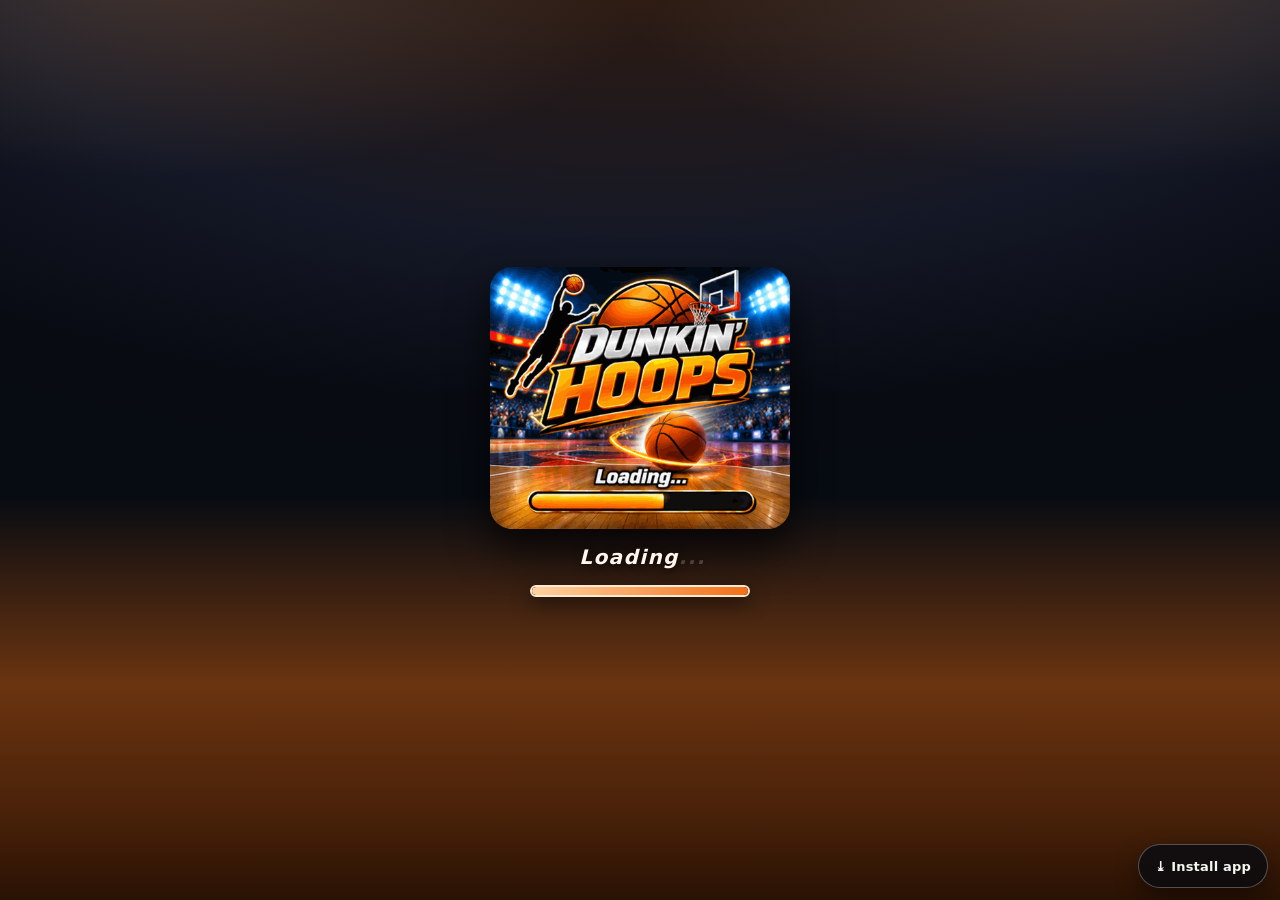
<file: games/dunkin/index.html>
<!doctype html>
<html lang="en">
<head>
<meta charset="utf-8">
<meta name="viewport" content="width=device-width,initial-scale=1,maximum-scale=1,user-scalable=no,viewport-fit=cover">
<title>Dunkin' Hoops</title>
<meta name="description" content="Four quarters. A shot clock. Bring the arena to life.">
<meta name="theme-color" content="#0b1424">
<meta name="mobile-web-app-capable" content="yes">
<meta name="apple-mobile-web-app-capable" content="yes">
<meta name="apple-mobile-web-app-status-bar-style" content="black-translucent">
<meta name="apple-mobile-web-app-title" content="Dunkin' Hoops">
<link rel="manifest" href="manifest.webmanifest">
<link rel="apple-touch-icon" href="icons/apple-touch-icon.png">
<link rel="icon" type="image/png" sizes="32x32" href="icons/favicon-32.png">
<style>
:root{
  --orange:#f47721; --orange-dark:#8f3c12; --ink:#070b12; --panel:#101a2b;
  --line:#35465e; --text:#e8eef7; --muted:#9fb0c6; --good:#64d98a; --bad:#ff6b6b;
  --font:Inter,ui-sans-serif,system-ui,-apple-system,"Segoe UI",sans-serif;
  --display:Impact,"Arial Narrow",ui-sans-serif,sans-serif;
}
*{box-sizing:border-box}
html,body{height:100%}
body{margin:0;background:var(--ink);color:var(--text);font-family:var(--font);overflow:hidden;-webkit-tap-highlight-color:transparent}
button{font:inherit;font-weight:800;letter-spacing:.06em;cursor:pointer;border:0;color:inherit;background:none;text-transform:uppercase}
button:focus-visible,select:focus-visible,[role="button"]:focus-visible{outline:2px solid #ffc17e;outline-offset:2px}
#dh2k{position:fixed;inset:0;overflow:hidden;background:#05080f;touch-action:none}
canvas#court{position:absolute;inset:0;width:100%;height:100%;display:block}

/* ---- top bar ---- */
.topbar{position:absolute;top:0;left:0;right:0;z-index:5;display:flex;align-items:center;gap:14px;padding:max(10px,env(safe-area-inset-top)) clamp(10px,2vw,24px) 10px;
  background:linear-gradient(180deg,#05080ef7,#0b1424e8 70%,#0b142400);pointer-events:none}
.topbar button{pointer-events:auto}
.logo{font-family:var(--display);font-style:italic;font-size:clamp(16px,2.2vw,26px);letter-spacing:-.02em;line-height:1;text-shadow:0 2px 0 #713813;white-space:nowrap}
.logo span{color:var(--orange)}
.board{flex:1;display:flex;align-items:stretch;justify-content:center;gap:2px;max-width:560px;margin:0 auto;
  background:linear-gradient(180deg,#101b2d,#040910);border:1px solid #8b9bb0;border-top:3px solid #e2a559;border-radius:6px;box-shadow:0 8px 24px #000b;overflow:hidden}
.board .team{flex:1;display:flex;flex-direction:column;align-items:center;justify-content:center;gap:1px;padding:4px 8px;min-width:0}
.board .team small{font-family:var(--display);font-style:italic;letter-spacing:.04em;font-size:clamp(9px,1.1vw,13px);white-space:nowrap;overflow:hidden;text-overflow:ellipsis;max-width:100%;color:#cfd9e6}
.board .team b{font-family:var(--display);font-size:clamp(22px,3vw,34px);line-height:1;font-variant-numeric:tabular-nums}
.board .team.home b{color:#ffb072}
.board .mid{display:flex;flex-direction:column;align-items:center;justify-content:center;padding:4px 12px;border-left:1px solid #46566d;border-right:1px solid #46566d;min-width:96px;position:relative}
.board .mid b{font-family:var(--display);font-size:clamp(17px,2.2vw,25px);letter-spacing:.04em;font-variant-numeric:tabular-nums;line-height:1}
.board .mid small{font-size:9px;letter-spacing:.14em;color:var(--muted);font-weight:800}
#shotClock{position:absolute;right:-2px;top:2px;font-size:9px;font-weight:900;color:#ffcf9a;background:#2a1a10;border:1px solid #6b4a2a;border-radius:4px;padding:1px 4px;font-variant-numeric:tabular-nums}
#shotClock.hot{color:#fff;background:#9b1c1c;border-color:#ff6b6b}
.topbtns{display:flex;gap:6px}
.icon{width:36px;height:36px;border-radius:8px;background:#1a273b;border:1px solid #435570;font-size:14px;display:grid;place-items:center;line-height:1}
.icon:hover{background:#24344b}

/* ---- ticker ---- */
.ticker{position:absolute;top:76px;left:50%;transform:translate(-50%,-8px);z-index:6;max-width:min(90vw,620px);padding:8px 18px;
  background:#0b1320e8;border:1px solid #54647b;border-radius:999px;font-size:clamp(10px,1.3vw,13px);font-weight:900;letter-spacing:.1em;
  white-space:nowrap;overflow:hidden;text-overflow:ellipsis;opacity:0;transition:opacity .18s,transform .18s;pointer-events:none}
.ticker.show{opacity:1;transform:translate(-50%,0)}
.ticker.good{border-color:#5fbf83;color:#b7f5c9}
.ticker.bad{border-color:#c45757;color:#ffc9c9}

/* ---- shot meter ---- */
.meter{position:absolute;left:50%;bottom:118px;transform:translateX(-50%);z-index:6;width:min(46vw,340px);height:16px;border-radius:999px;overflow:hidden;
  background:#0b1320;border:1px solid #64748b;opacity:0;transition:opacity .12s;pointer-events:none;box-shadow:0 6px 20px #0008}
.meter.show{opacity:1}
.meter .sweet{position:absolute;left:62%;top:0;bottom:0;width:18%;background:#2f7d4d99;border-left:1px solid #64d98a;border-right:1px solid #64d98a}
.meter i{display:block;height:100%;width:0%;background:linear-gradient(90deg,#ffb26b,#ff7a1f)}
.meter i.perfect{background:linear-gradient(90deg,#64d98a,#2fbf6a)}
.meter i.late{background:linear-gradient(90deg,#ff8a5c,#c0392b)}

/* ---- live stat chip ---- */
.live{position:absolute;left:16px;top:86px;z-index:6;padding:5px 10px;border-radius:999px;background:#0b1320cc;border:1px solid #3d506b;
  font-size:9px;font-weight:900;letter-spacing:.1em;color:#9fb0c6;font-variant-numeric:tabular-nums;pointer-events:none}
@media(max-width:760px){.live{top:62px;left:10px;font-size:8px;padding:4px 8px}}

/* ---- joystick + bottom ---- */
.stickwrap{position:absolute;left:16px;bottom:16px;z-index:5}
.stick{width:clamp(88px,12vw,120px);height:clamp(88px,12vw,120px);border-radius:50%;border:2px solid #46566d;background:radial-gradient(circle at 50% 40%,#1b2b42,#0a1220);touch-action:none;position:relative;cursor:grab}
.stick.active{border-color:#ff9d45}
.knob{position:absolute;left:50%;top:50%;width:44%;height:44%;border-radius:50%;background:radial-gradient(circle at 40% 35%,#ffbd7d,#d95b19);transform:translate(-50%,-50%);box-shadow:0 4px 12px #0008;pointer-events:none}
.bottom{position:absolute;left:0;right:0;bottom:0;z-index:5;display:flex;align-items:flex-end;justify-content:space-between;gap:12px;padding:10px 16px max(10px,env(safe-area-inset-bottom));pointer-events:none}
.bottom>*{pointer-events:auto}
.actions{display:grid;grid-template-columns:repeat(3,minmax(64px,1fr));gap:8px;width:min(48vw,360px);margin-left:auto}
.actions button{padding:clamp(8px,1.2vw,13px) 6px;font-size:clamp(9px,1.05vw,12px);border-radius:9px;background:#1c2b40;border:1px solid #435570;color:#e9eef5;box-shadow:0 3px 0 #0a111d}
.actions button:active{transform:translateY(1px);box-shadow:0 2px 0 #0a111d}
.actions .primary{background:linear-gradient(180deg,#ff9d45,#d95b19);color:#160d07;border-color:#ffd19d;box-shadow:0 3px 0 #7a3610}
.actions button:disabled{opacity:.4}

/* ---- modals ---- */
.modal{position:fixed;inset:0;z-index:20;display:none;align-items:center;justify-content:center;
  padding:max(20px,env(safe-area-inset-top)) max(20px,env(safe-area-inset-right)) max(20px,env(safe-area-inset-bottom)) max(20px,env(safe-area-inset-left));
  background:radial-gradient(ellipse at 50% 30%,#263d5ccc,#070b12f5);backdrop-filter:blur(3px)}
.modal.show{display:flex}
.home-foot{position:absolute;left:0;right:0;bottom:calc(18px + env(safe-area-inset-bottom));text-align:center;color:#fff;font-size:11px;letter-spacing:.08em;pointer-events:none}
.panel{width:min(100%,540px);max-height:94vh;overflow:auto;padding:clamp(22px,4vw,40px);border:1px solid #4a5f7c;border-top:4px solid #ed8a35;border-radius:16px;
  background:linear-gradient(180deg,#111c2e,#0a111c);box-shadow:0 30px 90px #000c;text-align:center}
.panel h1{font-family:var(--display);font-style:italic;font-size:clamp(40px,8vw,64px);line-height:.9;margin:0 0 6px;letter-spacing:.01em;text-shadow:0 4px 0 #5c2b0e,0 12px 30px #0008}
.panel h1 span{color:var(--orange)}
.panel h2{font-family:var(--display);font-size:clamp(26px,5vw,40px);margin:0 0 4px;letter-spacing:.02em}
.panel p{color:#adbbd0;font-size:13px;line-height:1.6;margin:0 0 18px}
.sub{font-size:10px;letter-spacing:.22em;color:#ffad71;font-weight:900;margin-bottom:10px}
.big{width:100%;padding:16px;border-radius:11px;font-size:15px;background:linear-gradient(135deg,#ff9b42,#e85b12);color:#20130a;border:1px solid #ffc17e;box-shadow:0 6px 0 #8f3c12;margin-top:10px}
.big:active{transform:translateY(2px);box-shadow:0 4px 0 #8f3c12}
.ghost{width:100%;padding:13px;border-radius:10px;background:transparent;border:1px solid #46566d;color:#c3cfde;margin-top:10px;font-size:12px}
.ghost:hover{background:#1a273b}
.team-panel{width:min(100%,820px);max-width:none;display:grid;grid-template-columns:minmax(0,1fr) 214px;gap:24px;text-align:left;align-items:start}
.team-main .sub{margin-bottom:8px}
.howto{border-left:1px solid #33445c;padding-left:20px;align-self:stretch}
.howto .sub{margin-bottom:12px}
.keylist{list-style:none;margin:0;padding:0;display:grid;gap:9px}
.keylist li{display:flex;justify-content:space-between;align-items:baseline;gap:8px;font-size:10px;color:#9fb0c6;border-bottom:1px solid #1e2c40;padding-bottom:7px}
.keylist b{color:#e8eef7;font-size:9px;letter-spacing:.06em;white-space:nowrap}
.keylist span{text-align:right}
.howto-note{font-size:9.5px;line-height:1.55;color:#8496ac;margin:14px 0 0}

.picks{display:grid;grid-template-columns:1fr 1fr;gap:10px;margin:16px 0 6px;text-align:left}
.pick{background:#16233a;border:1px solid #3d506b;border-radius:12px;padding:12px}
.pick.home{border-top:3px solid #f47721}
.pick.away{border-top:3px solid #3b82f6}
.pick label{display:flex;align-items:center;gap:6px;font-size:9px;letter-spacing:.12em;margin-bottom:8px;color:#aebbd0;font-weight:900}
.pick select{width:100%;padding:10px;background:#0a1320;border:1px solid #465a76;border-radius:8px;color:#fff;font-weight:800;font-size:12px}
.pick .swatch{width:10px;height:10px;border-radius:50%;display:inline-block}
.diffs{display:flex;gap:6px;justify-content:center;margin:12px 0 4px;flex-wrap:wrap}
.diffs button{padding:8px 14px;border-radius:999px;border:1px solid #465a76;background:#16233a;color:#b9c6d8;font-size:10px;letter-spacing:.1em}
.diffs button.on{background:#39291f;border-color:#ff974d;color:#ffc79b}
.err{color:#ff9b9b;font-size:11px;min-height:14px;margin-top:6px;font-weight:700;letter-spacing:.04em}

/* mode select + tournament */
.mode-panel{width:min(100%,620px);text-align:left}
.mode-card{display:grid;grid-template-columns:auto 1fr;gap:3px 14px;width:100%;padding:15px;margin-top:10px;border:1px solid #465a76;border-radius:12px;background:#16233a;text-align:left;color:#e8eef7;cursor:pointer}
.mode-card:hover{border-color:#ff974d;background:#1c2b43}
.mode-card b{font-family:var(--display);font-size:21px;letter-spacing:.04em;align-self:end}
.mode-card small{grid-column:2;color:#93a5bb;font-size:10.5px;line-height:1.45}
.mode-card .mode-icon{grid-row:span 2;display:flex;align-items:center;justify-content:center;width:52px;height:52px;border-radius:12px;background:#0b1424;border:1px solid #3b4d67;font-size:25px}
.mode-card.tour{border-top:3px solid #ffb057}
.mode-note{font-size:10px;color:#8ea1b9;margin-top:8px}
.tour-panel{width:min(100%,760px);max-width:none;text-align:left}
.tour-next{padding:14px 16px;border:1px solid #4a5f7c;border-left:3px solid #ff974d;border-radius:10px;background:#16233a;margin:12px 0 16px}
.tour-next-label{font-size:9px;letter-spacing:.18em;color:#ffad71;font-weight:900;margin-bottom:7px}
.tour-next-teams{display:flex;align-items:center;justify-content:space-between;gap:10px;font-family:var(--display);font-size:clamp(17px,3.6vw,24px);letter-spacing:.03em}
.tour-next-teams .vs{font-size:11px;color:#8ea1b9;letter-spacing:.12em}
.tour-next small{display:block;margin-top:7px;color:#8fa3ba;font-size:10px;line-height:1.5}
.tour-tables{display:grid;grid-template-columns:1fr 1fr;gap:14px;margin:14px 0}
.tour-table{width:100%;border-collapse:collapse;font-size:10.5px;font-variant-numeric:tabular-nums}
.tour-table caption{text-align:left;font-size:9px;letter-spacing:.16em;color:#ffad71;font-weight:900;padding-bottom:6px}
.tour-table th{font-size:8.5px;letter-spacing:.1em;color:#7f93aa;font-weight:900;padding:5px 4px;border-bottom:1px solid #3b4a5f}
.tour-table td{padding:5px 4px;border-bottom:1px solid #1e2c40;color:#b8c6d8;text-align:center}
.tour-table td.name{text-align:left;font-weight:800;color:#dfe8f3}
.tour-table tr.you td{color:#ffb072}
.tour-table tr.qualify td.name{box-shadow:inset 2px 0 0 #ff974d;padding-left:8px}
.tour-fixtures{display:grid;gap:6px;margin:10px 0}
.tour-fixture{display:flex;justify-content:space-between;align-items:baseline;gap:10px;padding:8px 10px;border:1px solid #253650;border-radius:8px;background:#0e1a2b;font-size:9.5px;color:#8fa3ba}
.tour-fixture b{color:#e4ecf5;font-weight:800;font-size:10.5px;text-align:right}
.tour-fixture b.win{color:#ffb072}
.tour-section{font-size:9px;letter-spacing:.16em;color:#8ea1b9;font-weight:900;margin:14px 0 6px}
.tour-placements{list-style:none;margin:12px 0;padding:0;display:grid;grid-template-columns:1fr 1fr;gap:6px}
.tour-placements li{display:flex;justify-content:space-between;gap:8px;padding:8px 10px;border:1px solid #253650;border-radius:8px;background:#0e1a2b;font-size:10.5px;color:#9fb0c6}
.tour-placements li b{color:#e4ecf5}
.tour-placements li.gold{border-color:#ff974d;background:#2a1d13}
.tour-placements li.gold b{color:#ffb072}
.tour-empty{font-size:11px;color:#8fa3ba;line-height:1.5;padding:8px 0}
@media(max-width:600px){.tour-tables{grid-template-columns:1fr}.tour-placements{grid-template-columns:1fr}}

/* final screen */
.final-score{font-family:var(--display);font-size:clamp(34px,7vw,52px);margin:6px 0 2px;letter-spacing:.03em}
.final-score .win{color:#ffb072}
.stats{width:100%;border-collapse:collapse;margin:14px 0 8px;font-size:11px;font-variant-numeric:tabular-nums}
.stats th{font-size:9px;letter-spacing:.14em;color:#94a6bf;font-weight:900;padding:5px 4px;border-bottom:1px solid #3b4a5f}
.stats td{padding:5px 4px;border-bottom:1px solid #1e2c40;color:#c7d3e2;text-align:center}
.stats td:first-child{text-align:left;color:#8fa3ba;letter-spacing:.08em;font-size:10px}
.stats td.h{color:#ffb072;font-weight:800}
.stats td.a{color:#8ac4ff;font-weight:800}

/* pause */
.pause-panel{max-width:380px;text-align:center}
#pauseMenu{background:#070b12f7;backdrop-filter:blur(6px)}

@media(max-width:760px){
  .team-panel{grid-template-columns:1fr;max-width:540px;gap:18px}
  .howto{border-left:0;border-top:1px solid #33445c;padding:16px 0 0}
  .keylist{grid-template-columns:1fr 1fr}
  .board{max-width:none}
  .logo{display:none}
  .topbar{gap:6px;padding:8px 10px}
  .actions{width:min(66vw,330px);grid-template-columns:repeat(3,1fr);gap:6px}
  .bottom{padding:8px 10px}
  .meter{bottom:150px}
  .ticker{top:70px;font-size:9px;padding:7px 12px}
  .stickwrap{left:10px;bottom:10px}
}
@media(max-width:520px){
  .actions{width:calc(100vw - 130px)}
  .actions button{padding:9px 4px;font-size:9px}
  .icon{width:32px;height:32px}
  .picks{grid-template-columns:1fr}
  .board .team small{font-size:9px}
}
@media(prefers-reduced-motion:reduce){*{transition:none!important}}
#splash{
  position:fixed;inset:0;z-index:9000;display:flex;align-items:center;justify-content:center;
  background:
    radial-gradient(58% 34% at 12% -4%,#ffb0662e 0%,transparent 70%),
    radial-gradient(58% 34% at 88% -4%,#ffb0662e 0%,transparent 70%),
    radial-gradient(120% 68% at 50% 0%,#2b1a12 0%,#141826 40%,#080b12 66%,transparent 78%),
    linear-gradient(#070b12 0%,#070b12 55%,#6b3410 76%,#4a2209 90%,#2a1204 100%);
  overflow:hidden;opacity:1;transition:opacity .5s ease;
}
#splash.hide{opacity:0;pointer-events:none}
#splash .splash-inner{
  display:flex;flex-direction:column;align-items:center;gap:18px;padding:0 24px;
  transform:translateY(-2vh);max-height:100%;
}
#splashImg{
  display:block;width:auto;height:auto;max-width:min(64vw,300px);max-height:40vh;object-fit:contain;
  border-radius:22px;box-shadow:0 20px 40px #000b;
}
.splash-loading{
  font:italic 900 clamp(15px,2.6vw,20px)/1 system-ui,-apple-system,sans-serif;
  letter-spacing:1.4px;color:#fff6ec;text-shadow:0 2px 10px #000a;
}
.splash-loading b{display:inline-block;width:1.1em;text-align:left}
.splash-loading b span{opacity:.2;animation:dhSplashDot 1.2s infinite}
.splash-loading b span:nth-child(2){animation-delay:.2s}
.splash-loading b span:nth-child(3){animation-delay:.4s}
@keyframes dhSplashDot{0%,60%,100%{opacity:.2}30%{opacity:1}}
.splash-bar{
  position:relative;width:min(52vw,220px);height:12px;border:2px solid #ffe9d2;border-radius:999px;
  background:#2a1608;overflow:hidden;box-shadow:0 6px 18px #0008;
}
.splash-bar i{
  position:absolute;inset:0 auto 0 0;width:4%;border-radius:999px;
  background:linear-gradient(90deg,#ffd2a1,#f27018);animation:dhSplashFill 4s linear forwards;
}
@keyframes dhSplashFill{from{width:4%}to{width:100%}}
@media(prefers-reduced-motion:reduce){
  .splash-bar i{animation-duration:4s}
  .splash-loading b span{animation:none;opacity:.7}
}
</style>
</head>
<body>
<div id="splash" role="status" aria-label="Loading Dunkin' Hoops">
  <div class="splash-inner">
    <img id="splashImg" src="splash.gif" alt="Dunkin' Hoops opening art">
    <div class="splash-loading">Loading<b><span>.</span><span>.</span><span>.</span></b></div>
    <div class="splash-bar"><i></i></div>
  </div>
</div>
<div id="dh2k">
  <canvas id="court" aria-label="Basketball court"></canvas>

  <header class="topbar">
    <div class="logo">DUNKIN'<span> HOOPS</span></div>
    <div class="board">
      <div class="team home"><small id="homeName">PREDATORS</small><b id="homeScore">0</b></div>
      <div class="mid"><b id="clock">1:30</b><small id="periodLabel">Q1</small><span id="shotClock">24</span></div>
      <div class="team away"><small id="awayName">SIXERS</small><b id="awayScore">0</b></div>
    </div>
    <div class="topbtns">
      <button id="muteBtn" class="icon" aria-label="Mute sound" aria-pressed="false">🔊</button>
      <button id="pauseBtn" class="icon" aria-label="Pause game">Ⅱ</button>
      <button id="endBtn" class="icon" aria-label="End game">✕</button>
    </div>
  </header>

  <div class="ticker" id="toast" role="status" aria-live="polite"></div>
  <div class="live" id="liveStats" aria-hidden="true">FG 0/0 · STL 0 · REB 0 · TO 0</div>
  <div class="meter" id="meter" aria-hidden="true"><div class="sweet"></div><i id="meterFill"></i></div>

  <div class="stickwrap"><div class="stick" id="stick" role="button" tabindex="0" aria-label="Movement joystick. Drag or use arrow keys."><div class="knob" id="knob"></div></div></div>

  <div class="bottom">
    <div class="actions">
      <button id="btnPass" aria-label="Pass the ball">PASS</button>
      <button id="btnShoot" class="primary" aria-label="Shoot the ball. Hold to charge.">SHOOT</button>
      <button id="btnDunk" aria-label="Dunk the ball">DUNK</button>
      <button id="btnSteal" aria-label="Attempt a steal">STEAL</button>
      <button id="btnBlock" aria-label="Attempt a block">BLOCK</button>
      <button id="btnSwitch" aria-label="Switch controlled player">SWITCH</button>
    </div>
  </div>

  <div class="modal show" id="homeMenu">
    <div class="panel play-panel">
      <div class="sub">THE COURT IS YOURS</div>
      <h1>DUNKIN'<br><span>HOOPS</span></h1>
      <p>Four quarters. A shot clock. Bring the arena to life.</p>
      <button class="big" id="btnPlay">▶ PLAY</button>
      <div id="homeTourActions" hidden>
        <button class="big" id="btnResumeTour">▶ RESUME TOURNAMENT</button>
        <button class="ghost" id="btnCancelTour">CANCEL TOURNAMENT</button>
      </div>
      <button class="ghost" id="btnInstall" hidden>⬇ INSTALL APP</button>
    </div>
    <div class="home-foot">© 2026 POWERPLAY Studios</div>
  </div>

  <div class="modal" id="cancelTourMenu">
    <div class="panel">
      <div class="sub">TOURNAMENT IN PROGRESS</div>
      <h2>CANCEL TOURNAMENT?</h2>
      <p>Your group results, bracket and placements will be deleted. This cannot be undone.</p>
      <button class="big" id="btnCancelTourNo">KEEP TOURNAMENT</button>
      <button class="ghost" id="btnCancelTourYes">YES, CANCEL TOURNAMENT</button>
    </div>
  </div>

  <div class="modal" id="modeMenu">
    <div class="panel mode-panel">
      <div class="sub">CHOOSE YOUR GAME</div>
      <h2>HOW DO YOU WANT TO PLAY?</h2>
      <p>Jump straight into a one-off friendly, or take your squad through the eight-team Dunkin' Hoops Cup.</p>
      <button class="mode-card" id="btnFriendly">
        <span class="mode-icon">🏀</span>
        <b>FRIENDLY MATCH</b>
        <small>Pick any two teams and play a single game. No stakes, all style.</small>
      </button>
      <button class="mode-card tour" id="btnTournament">
        <span class="mode-icon">🏆</span>
        <b>TOURNAMENT</b>
        <small>Two pools of four. Round-robin group stage, semifinals, placement playoffs and a best-of-3 grand final.</small>
      </button>
      <div class="mode-note" id="tourModeNote" hidden></div>
      <button class="ghost" id="btnModeBack">← BACK</button>
    </div>
  </div>

  <div class="modal" id="teamMenu">
    <div class="panel team-panel">
      <div class="team-main">
        <div class="sub">BUILD YOUR MATCHUP</div>
        <h2>SELECT TEAMS</h2>
        <p>Pick both squads and a difficulty. Home takes the opening tip.</p>
        <div class="picks">
          <div class="pick home">
            <label><span class="swatch" id="homeSwatch" style="background:#f47721"></span>HOME</label>
            <select id="homeSelect" aria-label="Home team"></select>
          </div>
          <div class="pick away">
            <label><span class="swatch" id="awaySwatch" style="background:#2879e8"></span>AWAY</label>
            <select id="awaySelect" aria-label="Away team"></select>
          </div>
        </div>
        <div class="diffs" role="group" aria-label="Difficulty">
          <button data-diff="rookie">ROOKIE</button>
          <button data-diff="pro" class="on">PRO</button>
          <button data-diff="allstar">ALL-STAR</button>
        </div>
        <div class="err" id="teamErr"></div>
        <button class="big" id="btnTip">TIP OFF →</button>
        <button class="ghost" id="btnTeamBack">← BACK</button>
      </div>
      <aside class="howto" aria-label="How to play">
        <div class="sub">HOW TO PLAY</div>
        <ul class="keylist">
          <li><b>WASD / ARROWS</b><span>Move</span></li>
          <li><b>SHIFT</b><span>Sprint</span></li>
          <li><b>HOLD SPACE</b><span>Shoot — release in the green</span></li>
          <li><b>E</b><span>Pass</span></li>
          <li><b>TAB</b><span>Switch player</span></li>
          <li><b>P</b><span>Pause</span></li>
        </ul>
        <p class="howto-note">On touch, drag the joystick and use the on-screen buttons for DUNK, STEAL and BLOCK.</p>
      </aside>
    </div>
  </div>

  <div class="modal" id="tourSetupMenu">
    <div class="panel">
      <div class="sub">DUNKIN' HOOPS CUP</div>
      <h2>PICK YOUR SQUAD</h2>
      <p>Eight teams, two pools, three group games. Finish top two to reach the semifinals. Win the best-of-3 grand final to lift the cup.</p>
      <div class="pick">
        <label><span class="swatch" id="tourSwatch" style="background:#f47721"></span>YOUR TEAM</label>
        <select id="tourTeamSelect" aria-label="Your tournament team"></select>
      </div>
      <div class="diffs" role="group" aria-label="Tournament difficulty">
        <button data-diff="rookie">ROOKIE</button>
        <button data-diff="pro" class="on">PRO</button>
        <button data-diff="allstar">ALL-STAR</button>
      </div>
      <div class="err" id="tourErr"></div>
      <button class="big" id="btnTourStart">START TOURNAMENT →</button>
      <button class="ghost" id="btnTourSetupBack">← BACK</button>
    </div>
  </div>

  <div class="modal" id="tourMenu">
    <div class="panel tour-panel">
      <div class="sub" id="tourSub">DUNKIN' HOOPS CUP</div>
      <h2 id="tourHeadline">POOL PLAY</h2>
      <p id="tourBlurb"></p>
      <div class="tour-next" id="tourNext"></div>
      <div class="tour-tables" id="tourTables"></div>
      <div id="tourKnockout"></div>
      <div id="tourPlacements"></div>
      <button class="big" id="btnTourPlay">TIP OFF →</button>
      <button class="ghost" id="btnTourNew">NEW TOURNAMENT</button>
      <button class="ghost" id="btnTourHome">HOME SCREEN</button>
    </div>
  </div>

  <div class="modal" id="pauseMenu">
    <div class="panel pause-panel">
      <div class="sub">TIMEOUT</div>
      <h2>PAUSED</h2>
      <button class="big" id="btnResume">▶ RESUME</button>
      <button class="ghost" id="btnQuit">END GAME</button>
    </div>
  </div>

  <div class="modal" id="finalMenu">
    <div class="panel">
      <div class="sub" id="finalSub">FINAL BUZZER</div>
      <h2 id="finalTitle">PREDATORS WIN</h2>
      <div class="final-score" id="finalScore">0 – 0</div>
      <table class="stats" aria-label="Final box score">
        <thead><tr><th>TEAM STATS</th><th id="statsHome">HOME</th><th id="statsAway">AWAY</th></tr></thead>
        <tbody id="statsBody"></tbody>
      </table>
      <button class="big" id="btnRematch">↻ REMATCH</button>
      <button class="ghost" id="btnChangeTeams">CHANGE TEAMS</button>
      <button class="ghost" id="btnHome">HOME SCREEN</button>
    </div>
  </div>
</div>

<script>
(() => {
'use strict';

const $ = id => document.getElementById(id);
const canvas = $('court');
const ctx = canvas.getContext('2d');
const reduceMotion = matchMedia('(prefers-reduced-motion: reduce)').matches;

/* ------------------------------------------------------------------ teams */
const TEAMS = {
  Predators: { color:'#f47721', dark:'#8f3c12', light:'#ffc17b' },
  Tigers:    { color:'#efb52c', dark:'#8a5f00', light:'#ffe089' },
  Raptors:   { color:'#d7263d', dark:'#7a0f1c', light:'#ff8b9a' },
  Bulls:     { color:'#ce1141', dark:'#6e0922', light:'#ff7a9c' },
  Sixers:    { color:'#2879e8', dark:'#123c81', light:'#8ac4ff' },
  Warriors:  { color:'#1d428a', dark:'#0d2148', light:'#7fa3dd' },
  Celtics:   { color:'#007a33', dark:'#00401b', light:'#66d99a' },
  Lakers:    { color:'#552583', dark:'#2d1349', light:'#b39ddb' }
};
const HOME_POOL = ['Predators','Tigers','Raptors','Bulls'];
const AWAY_POOL = ['Sixers','Warriors','Celtics','Lakers'];
const DIFF = {
  rookie:  { label:'ROOKIE',   aiSpeed:0.82, aiShot:0.60, steal:0.30 },
  pro:     { label:'PRO',      aiSpeed:1.00, aiShot:1.00, steal:0.40 },
  allstar: { label:'ALL-STAR', aiSpeed:1.14, aiShot:1.30, steal:0.48 }
};
const RATINGS = {
  Predators:84, Tigers:80, Raptors:82, Bulls:81,
  Sixers:83, Warriors:85, Celtics:84, Lakers:79
};

const QUARTER_LEN = 90;      // seconds per quarter
const OT_LEN = 45;           // seconds per overtime
const SHOT_CLOCK = 24;
const RIM = [{ x:60, y:365 }, { x:900, y:365 }];
const THREE_RX = 300, THREE_RY = 145;
const attackRim = team => RIM[team === 0 ? 1 : 0];
function isThree(p, rim) {
  const dx = p.x - rim.x, dy = p.y - rim.y;
  return (dx * dx) / (THREE_RX * THREE_RX) + (dy * dy) / (THREE_RY * THREE_RY) > 1;
}

/* ------------------------------------------------------------------ state */
const S = {
  playing:false, paused:false, over:false,
  clock:QUARTER_LEN, shotClock:SHOT_CLOCK, quarter:1,
  homeScore:0, awayScore:0,
  possession:0, controlled:0,
  homeTeam:'Predators', awayTeam:'Sixers', diff:'pro', mode:'friendly',
  charging:false, chargeStart:0, charge:0,
  last:0, toastTimer:0, resetToken:0, breaking:false,
  flash:0, flashColor:'#fff', shake:0
};
const freshStats = () => ({ pts:0, fgm:0, fga:0, tpm:0, tpa:0, dunks:0, steal:0, block:0, reb:0, tov:0 });
let stats = [freshStats(), freshStats()];

const NUMBER = [10,4,7,2,12,8,5,11,3,9];
const STARTS = [
  [330,330],[385,255],[275,425],[445,380],[230,305],
  [630,330],[575,255],[685,425],[515,380],[730,305]
];
const players = STARTS.map(([x,y], i) => ({
  x, y, home:i < 5, number:NUMBER[i], phase:i * 1.7, stun:0, moving:false
}));
const ball = { x:0, y:0, z:22, owner:0, flight:null };
const keys = {};
let joy = { x:0, y:0 };
let uiTimer = 0;

/* ------------------------------------------------------------------ audio */
let actx = null, muted = false, noiseBuf = null, crowdSrc = null, crowdGain = null;
let cheerBuf = null, cheerCount = 0;
try { muted = localStorage.getItem('dh_muted') === '1'; } catch (e) {}
function ac() {
  if (!actx) { try { actx = new (window.AudioContext || window.webkitAudioContext)(); } catch (e) { return null; } }
  if (actx.state === 'suspended') actx.resume();
  return actx;
}
function tone(f1, f2, dur, type = 'square', vol = 0.04, delay = 0) {
  const a = ac(); if (!a || muted) return;
  const t = a.currentTime + delay;
  const o = a.createOscillator(), g = a.createGain();
  o.type = type;
  o.frequency.setValueAtTime(f1, t);
  if (f2 !== f1) o.frequency.exponentialRampToValueAtTime(Math.max(20, f2), t + dur);
  g.gain.setValueAtTime(0.0001, t);
  g.gain.linearRampToValueAtTime(vol, t + 0.012);
  g.gain.exponentialRampToValueAtTime(0.0001, t + dur);
  o.connect(g).connect(a.destination);
  o.start(t); o.stop(t + dur + 0.03);
}
function noiseSfx(dur, vol, f1, f2, delay = 0) {
  const a = ac(); if (!a || muted) return;
  if (!noiseBuf) {
    noiseBuf = a.createBuffer(1, a.sampleRate * 0.5, a.sampleRate);
    const d = noiseBuf.getChannelData(0);
    for (let i = 0; i < d.length; i++) d[i] = Math.random() * 2 - 1;
  }
  const t = a.currentTime + delay;
  const src = a.createBufferSource(); src.buffer = noiseBuf;
  const bp = a.createBiquadFilter(); bp.type = 'bandpass';
  bp.frequency.setValueAtTime(f1, t);
  bp.frequency.exponentialRampToValueAtTime(Math.max(80, f2), t + dur);
  bp.Q.value = 0.8;
  const g = a.createGain();
  g.gain.setValueAtTime(0.0001, t);
  g.gain.linearRampToValueAtTime(vol, t + 0.02);
  g.gain.exponentialRampToValueAtTime(0.0001, t + dur);
  src.connect(bp).connect(g).connect(a.destination);
  src.start(t); src.stop(t + dur + 0.02);
}
function sfx(name) {
  switch (name) {
    case 'swish': noiseSfx(0.22, 0.10, 3200, 900); tone(880, 1250, 0.10, 'sine', 0.035); break;
    case 'rim': tone(230, 120, 0.13, 'triangle', 0.07); noiseSfx(0.10, 0.05, 900, 300); break;
    case 'bounce': tone(150, 70, 0.09, 'sine', 0.05); break;
    case 'buzzer': tone(110, 88, 0.75, 'sawtooth', 0.05); tone(164, 130, 0.75, 'square', 0.025); break;
    case 'whistle': tone(1850, 1800, 0.10, 'square', 0.022); tone(1900, 1850, 0.10, 'square', 0.022, 0.14); break;
    case 'steal': noiseSfx(0.11, 0.08, 1100, 300); break;
    case 'block': tone(320, 90, 0.14, 'square', 0.05); noiseSfx(0.12, 0.07, 1600, 400); break;
    case 'score': tone(523, 523, 0.09, 'square', 0.028); tone(659, 659, 0.09, 'square', 0.028, 0.09); tone(784, 784, 0.14, 'square', 0.03, 0.18); break;
    default: tone(480, 540, 0.045, 'square', 0.02);
  }
}
function cheer(big = false) {
  cheerCount++;
  const a = ac(); if (!a || muted) return;
  if (!cheerBuf) {
    const len = Math.floor(a.sampleRate * 2.6);
    cheerBuf = a.createBuffer(1, len, a.sampleRate);
    const d = cheerBuf.getChannelData(0);
    let brown = 0;
    for (let i = 0; i < len; i++) {
      const w = Math.random() * 2 - 1;
      brown = (brown + 0.03 * w) / 1.03;
      d[i] = brown * 2.6 + w * 0.35;
    }
  }
  const t = a.currentTime, dur = big ? 2.4 : 1.8;
  [[0.095, 780, 0.55, 0.94], [0.06, 1550, 0.7, 1.06]].forEach(([vol, freq, q, rate]) => {
    const src = a.createBufferSource(); src.buffer = cheerBuf;
    src.playbackRate.value = rate;
    const bp = a.createBiquadFilter(); bp.type = 'bandpass';
    bp.frequency.value = freq; bp.Q.value = q;
    const g = a.createGain();
    g.gain.setValueAtTime(0.0001, t);
    g.gain.exponentialRampToValueAtTime(vol, t + 0.12);
    g.gain.exponentialRampToValueAtTime(vol * 0.55, t + 0.7);
    g.gain.exponentialRampToValueAtTime(0.0001, t + dur);
    src.connect(bp).connect(g).connect(a.destination);
    src.start(t); src.stop(t + dur + 0.05);
  });
}
function crowd(on) {
  const a = ac(); if (!a) return;
  if (!crowdSrc) {
    const len = Math.floor(a.sampleRate * 2);
    const buf = a.createBuffer(1, len, a.sampleRate);
    const d = buf.getChannelData(0);
    let last = 0;
    for (let i = 0; i < len; i++) {
      const w = Math.random() * 2 - 1;
      last = (last + 0.02 * w) / 1.02;
      d[i] = last * 3.2 + w * 0.16;
    }
    crowdSrc = a.createBufferSource();
    crowdSrc.buffer = buf;
    crowdSrc.loop = true;
    const lp = a.createBiquadFilter();
    lp.type = 'lowpass';
    lp.frequency.value = 900;
    crowdGain = a.createGain();
    crowdGain.gain.value = 0;
    crowdSrc.connect(lp).connect(crowdGain).connect(a.destination);
    crowdSrc.start();
  }
  crowdGain.gain.setTargetAtTime(on && !muted ? 0.03 : 0, a.currentTime, 0.3);
}
function syncMute() {
  $('muteBtn').textContent = muted ? '🔇' : '🔊';
  $('muteBtn').setAttribute('aria-pressed', String(muted));
  $('muteBtn').setAttribute('aria-label', muted ? 'Unmute sound' : 'Mute sound');
}
$('muteBtn').onclick = () => {
  muted = !muted; syncMute();
  try { localStorage.setItem('dh_muted', muted ? '1' : '0'); } catch (e) {}
  if (crowdGain && actx) crowdGain.gain.setTargetAtTime(muted ? 0 : 0.03, actx.currentTime, 0.2);
  if (!muted) { ac(); sfx('ui'); }
};
syncMute();

/* ------------------------------------------------------------------ toast */
const toastQueue = [];
let toastBusy = false, toastTimer = 0;
function say(text, kind = '') {
  toastQueue.push({ text, kind });
  if (toastQueue.length > 4) toastQueue.splice(0, toastQueue.length - 4);
  pumpToast();
}
function pumpToast() {
  if (toastBusy || !toastQueue.length) return;
  toastBusy = true;
  const { text, kind } = toastQueue.shift();
  const el = $('toast');
  el.textContent = text;
  el.className = 'ticker show ' + kind;
  clearTimeout(toastTimer);
  toastTimer = setTimeout(() => {
    el.classList.remove('show');
    setTimeout(() => { toastBusy = false; pumpToast(); }, 190);
  }, 1250);
}

/* ------------------------------------------------------------- projections */
const COURT_TOP = 205, COURT_BOTTOM = 526, COURT_DEPTH = COURT_BOTTOM - COURT_TOP;
function project(x, y) {
  const t = (y - COURT_TOP) / COURT_DEPTH;
  const s = 0.8375 + 0.1625 * Math.max(0, Math.min(1, t));
  return { x: 480 + (x - 480) * s, y, s };
}
const clamp = (v, a, b) => Math.max(a, Math.min(b, v));
const lerp = (a, b, t) => a + (b - a) * t;
const teamOf = team => TEAMS[team === 0 ? S.homeTeam : S.awayTeam];
const teamName = team => (team === 0 ? S.homeTeam : S.awayTeam).toUpperCase();
const fmtTime = sec => {
  sec = Math.max(0, Math.ceil(sec));
  return Math.floor(sec / 60) + ':' + String(sec % 60).padStart(2, '0');
};

/* -------------------------------------------------------------------- menus */
function showMenu(id) {
  document.querySelectorAll('.modal').forEach(m => m.classList.toggle('show', m.id === id));
}
function closeMenus() {
  document.querySelectorAll('.modal').forEach(m => m.classList.remove('show'));
}
function updateColors() {
  // reflect pending dropdown choices on the team menu, not only the teams already tipped off
  if (S.mode !== 'tour') {
    if ($('homeSelect') && $('homeSelect').value) S.homeTeam = $('homeSelect').value;
    if ($('awaySelect') && $('awaySelect').value) S.awayTeam = $('awaySelect').value;
  }
  const h = teamOf(0), a = teamOf(1);
  $('homeScore').style.color = h.light;
  $('awayScore').style.color = a.light;
  $('homeName').style.color = h.light;
  $('awayName').style.color = a.light;
  $('homeSwatch').style.background = h.color;
  $('awaySwatch').style.background = a.color;
  if ($('tourSwatch') && $('tourTeamSelect').value) $('tourSwatch').style.background = TEAMS[$('tourTeamSelect').value].color;
  document.documentElement.style.setProperty('--orange', h.color);
}

/* -------------------------------------------------------------------- state */
function syncUI() {
  $('homeName').textContent = S.homeTeam.toUpperCase();
  $('awayName').textContent = S.awayTeam.toUpperCase();
  $('homeScore').textContent = S.homeScore;
  $('awayScore').textContent = S.awayScore;
  $('clock').textContent = fmtTime(S.clock);
  $('periodLabel').textContent = S.quarter <= 4 ? 'Q' + S.quarter : (S.quarter === 5 ? 'OT' : 'OT' + (S.quarter - 4));
  const sc = Math.max(0, Math.ceil(S.shotClock));
  $('shotClock').textContent = sc;
  $('shotClock').classList.toggle('hot', sc <= 5 && S.playing);
  const pct = stats[0].fga ? Math.round(stats[0].fgm / stats[0].fga * 100) : 0;
  $('liveStats').textContent =
    'FG ' + pct + '% · STL ' + stats[0].steal +
    ' · DNK ' + stats[0].dunks + ' · TO ' + stats[0].tov;
}
function giveBall(team, idx) {
  S.possession = team;
  S.shotClock = SHOT_CLOCK;
  ball.flight = null; ball.z = 22;
  const pool = players.map((p, i) => ({ p, i })).filter(v => v.p.home === (team === 0));
  let pick = idx != null && players[idx] && players[idx].home === (team === 0) ? idx : pool[Math.floor(Math.random() * pool.length)].i;
  ball.owner = pick;
  const holder = players[pick];
  ball.x = holder.x; ball.y = holder.y;
  if (team === 0) {
    S.controlled = pick;
  } else {
    const nearest = players.map((p, i) => ({ p, i })).filter(v => v.p.home)
      .sort((a, b) => Math.hypot(a.p.x - holder.x, a.p.y - holder.y) - Math.hypot(b.p.x - holder.x, b.p.y - holder.y))[0];
    if (nearest) S.controlled = nearest.i;
  }
  syncUI();
}
function resetPositions(team) {
  players.forEach((p, i) => {
    p.x = STARTS[i][0]; p.y = STARTS[i][1];
    p.stun = 0; p.moving = false;
  });
  ball.flight = null;
  giveBall(team ?? Math.floor(Math.random() * 2));
}
function schedulePossession(team, delay) {
  const token = ++S.resetToken;
  setTimeout(() => {
    if (token !== S.resetToken || S.over || !S.playing) return;
    resetPositions(team);
  }, delay);
}

function startGame() {
  S.homeScore = 0; S.awayScore = 0;
  S.quarter = 1; S.clock = QUARTER_LEN; S.shotClock = SHOT_CLOCK;
  S.playing = true; S.paused = false; S.over = false; S.breaking = false;
  S.charging = false; S.charge = 0;
  stats = [freshStats(), freshStats()];
  S.resetToken++;
  updateColors();
  resetPositions(0);
  closeMenus();
  syncUI();
  say('TIP OFF — ' + teamName(0) + ' BALL', 'good');
  sfx('whistle');
  crowd(true);
}
function quitToHome() {
  S.playing = false; S.over = true; S.paused = false; S.breaking = false;
  S.charging = false; S.charge = 0;
  if (S.mode === 'tour' && T) { T.active = null; saveT(); }
  S.mode = 'friendly';
  hideMeter();
  crowd(false);
  closeMenus();
  showMenu('homeMenu');
  syncHomeTournament();
  updateModeNote();
  say('');
  syncUI();
}
function finishGame() {
  if (!S.playing) return;
  S.playing = false; S.over = true; S.paused = false; S.breaking = false;
  S.charging = false; hideMeter();
  crowd(false);
  sfx('buzzer');
  const homeWon = S.homeScore > S.awayScore;
  const awayWon = S.awayScore > S.homeScore;
  if (S.mode === 'tour' && T && T.active) {
    recordTournamentResult();
    const m = activeMatch();
    let sub = 'TOURNAMENT · ' + (m ? stageLabel(m) : 'MATCH');
    if (m && m.stage === 'final' && T.series) sub += ' · SERIES ' + T.series.winsHome + '–' + T.series.winsAway;
    $('finalSub').textContent = sub;
    const seriesDone = T.series && T.series.done;
    $('btnRematch').textContent = seriesDone ? '🏆 FINAL STANDINGS' : 'CONTINUE TOURNAMENT →';
    $('btnChangeTeams').hidden = true;
    $('btnHome').textContent = 'SAVE & HOME';
  } else {
    $('finalSub').textContent = S.quarter > 4 ? 'FINAL · OVERTIME' : 'FINAL BUZZER';
    $('btnRematch').textContent = '↻ REMATCH';
    $('btnChangeTeams').hidden = false;
    $('btnHome').textContent = 'HOME SCREEN';
  }
  $('finalTitle').textContent = homeWon ? teamName(0) + ' WIN' : awayWon ? teamName(1) + ' WIN' : 'DEADLOCK';
  $('finalScore').innerHTML =
    '<span class="' + (homeWon ? 'win' : '') + '">' + S.homeScore + '</span> – ' +
    '<span class="' + (awayWon ? 'win' : '') + '">' + S.awayScore + '</span>';
  $('statsHome').textContent = teamName(0);
  $('statsAway').textContent = teamName(1);
  const rows = [
    ['POINTS', 'pts'], ['FIELD GOALS', s => s.fgm + '/' + s.fga],
    ['THREES', s => s.tpm + '/' + s.tpa], ['DUNKS', 'dunks'],
    ['STEALS', 'steal'], ['BLOCKS', 'block'], ['REBOUNDS', 'reb'], ['TURNOVERS', 'tov']
  ];
  $('statsBody').innerHTML = rows.map(([label, key]) => {
    const val = s => typeof key === 'function' ? key(s) : s[key];
    return '<tr><td>' + label + '</td><td class="h">' + val(stats[0]) + '</td><td class="a">' + val(stats[1]) + '</td></tr>';
  }).join('');
  showMenu('finalMenu');
  say('');
}

/* --------------------------------------------------------------- shot clock */
function shotClockViolation() {
  if (!S.playing || S.over) return;
  stats[S.possession].tov++;
  say('SHOT CLOCK VIOLATION — ' + teamName(S.possession), 'bad');
  sfx('whistle');
  resetPositions(S.possession === 0 ? 1 : 0);
}

/* ---------------------------------------------------------------- quarters */
function endQuarter() {
  S.clock = 0;
  sfx('buzzer');
  const tied = S.homeScore === S.awayScore;
  if (S.quarter < 4 || tied) {
    S.paused = true;
    S.breaking = true;
    say(S.quarter < 4 ? 'END OF Q' + S.quarter : 'OVERTIME!', 'good');
    setTimeout(() => {
      if (S.over || !S.playing) return;
      S.quarter++;
      S.clock = S.quarter <= 4 ? QUARTER_LEN : OT_LEN;
      S.shotClock = SHOT_CLOCK;
      S.paused = false;
      S.breaking = false;
      resetPositions((S.quarter - 1) % 2 === 0 ? 0 : 1);
      say(S.quarter <= 4 ? 'START OF Q' + S.quarter : 'OVERTIME — FIRST TO THE BUZZER', 'good');
      sfx('whistle');
    }, 1900);
  } else {
    finishGame();
  }
}

/* ------------------------------------------------------------------ actions */
function hideMeter() {
  $('meter').classList.remove('show');
  $('meterFill').style.width = '0%';
  $('meterFill').className = '';
}
function canShoot() {
  return S.playing && !S.paused && !S.over && ball.owner >= 0 &&
    ball.owner === S.controlled && players[S.controlled].home && S.possession === 0;
}
function beginCharge() {
  if (!S.playing || S.paused || S.over) return;
  if (!canShoot()) {
    if (S.possession === 1) say('GET THE BALL BACK FIRST', 'bad');
    return;
  }
  if (S.charging) return;
  ac();
  S.charging = true;
  S.chargeStart = performance.now();
  S.charge = 0;
  $('meter').classList.add('show');
  $('meterFill').style.width = '0%';
  $('meterFill').className = '';
}
function updateCharge() {
  if (!S.charging) return;
  S.charge = clamp((performance.now() - S.chargeStart) / 1150, 0, 1);
  $('meterFill').style.width = (S.charge * 100) + '%';
  $('meterFill').className = S.charge > 0.9 ? 'late'
    : (S.charge >= 0.62 && S.charge <= 0.80) ? 'perfect' : '';
}
function cancelCharge() {
  if (!S.charging) return;
  S.charging = false;
  S.charge = 0;
  hideMeter();
}
function releaseCharge() {
  if (!S.charging) return;
  const c = S.charge;
  cancelCharge();
  let mult = 0.55, q = 'poor';
  if (c < 0.12) { mult = 0.88; q = 'quick'; }
  else if (c >= 0.62 && c <= 0.80) { mult = 1.32; q = 'perfect'; }
  else if (c >= 0.38 && c <= 0.92) { mult = 1.0; q = 'good'; }
  shoot(false, mult, q);
}

function defenderContest(p, shooterTeam) {
  let best = 999;
  players.forEach(q => {
    if (q.home === (shooterTeam === 0)) return;
    const d = Math.hypot(q.x - p.x, q.y - p.y);
    if (d < best) best = d;
  });
  return clamp(1 - best / 110, 0, 1) * 0.45;
}
function missTarget(rim) {
  const off = (28 + Math.random() * 46) * (Math.random() < 0.5 ? -1 : 1);
  return { x: rim.x + (Math.random() - 0.5) * 24 + off * 0.3, y: rim.y + off };
}
function startFlight(p, target, dur, meta) {
  ball.owner = -1;
  ball.z = 0;
  ball.flight = {
    sx: p.x, sy: p.y, tx: target.x, ty: target.y,
    start: performance.now(), dur, arc: meta.dunk ? 55 : 110,
    endZ: meta.endZ || 0, meta
  };
  S.shotClock = SHOT_CLOCK;
}
function addScore(team, pts) {
  if (team === 0) S.homeScore += pts; else S.awayScore += pts;
  stats[team].pts += pts;
}
function shoot(dunk, mult, q) {
  if (!S.playing || S.paused || S.over) return;
  if (ball.owner < 0 || ball.owner !== S.controlled) { say('YOU DON`T HAVE THE BALL', 'bad'); return; }
  const p = players[S.controlled];
  const rim = attackRim(0);
  const dist = Math.hypot(rim.x - p.x, (rim.y - p.y) * 0.55);
  if (dunk && dist > 170) { say('GET CLOSER TO THE RIM', 'bad'); sfx('ui'); return; }
  const three = isThree(p, rim) && !dunk;
  const s = stats[0];
  s.fga++;
  if (three) s.tpa++;
  let chance;
  if (dunk) {
    chance = 0.93 - defenderContest(p, 0) * 0.6;
  } else {
    const base = dist < 130 ? 0.92 : dist < 200 ? 0.76 : dist < 300 ? 0.60 : dist < 380 ? 0.44 : 0.34;
    chance = base * mult - defenderContest(p, 0) * 0.6;
  }
  if (p.moving) chance -= 0.05;
  chance = clamp(chance, 0.03, 0.97);
  const made = Math.random() < chance;
  startFlight(p, made ? { x: rim.x, y: rim.y } : missTarget(rim), dunk ? 480 : 760, {
    type: 'shot', team: 0, pts: three ? 3 : 2, three, dunk, made, endZ: made && !dunk ? 34 : 0
  });
  say(dunk ? 'GOING UP FOR THE SLAM!' : q === 'perfect' ? 'PURE RELEASE — GOOD LOOK'
    : q === 'quick' ? 'QUICK RELEASE' : 'SHOT UP!');
  sfx('bounce');
}
function resolveShot(meta) {
  const s = stats[meta.team];
  if (meta.made) {
    addScore(meta.team, meta.pts);
    s.fgm++;
    if (meta.three) s.tpm++;
    if (meta.dunk) s.dunks++;
    sfx('swish'); sfx('score'); cheer(meta.dunk);
    S.flash = 0.5; S.flashColor = teamOf(meta.team).light;
    S.shake = meta.dunk ? 0.7 : 0.3;
    say((meta.dunk ? 'SLAM DUNK! ' : meta.three ? 'THREE POINTER! ' : 'BUCKET! ') + teamName(meta.team), 'good');
    schedulePossession(meta.team === 0 ? 1 : 0, 900);
  } else {
    const defTeam = meta.team === 0 ? 1 : 0;
    const rebTeam = Math.random() < 0.22 ? meta.team : defTeam;
    stats[rebTeam].reb++;
    sfx('rim');
    say((meta.dunk ? 'REJECTED AT THE RIM — ' : 'OFF THE RIM — ') + teamName(rebTeam) + ' BALL', 'bad');
    schedulePossession(rebTeam, 750);
  }
  syncUI();
}
function passBall() {
  if (!S.playing || S.paused || S.over) return;
  if (ball.owner < 0 || ball.owner !== S.controlled) { say('YOU DON`T HAVE THE BALL', 'bad'); return; }
  const p = players[S.controlled];
  const rim = attackRim(0);
  const mates = players.map((q, i) => ({ q, i }))
    .filter(v => v.q.home && v.i !== S.controlled)
    .sort((a, b) => Math.hypot(rim.x - a.q.x, rim.y - a.q.y) - Math.hypot(rim.x - b.q.x, rim.y - b.q.y));
  if (!mates.length) return;
  const best = mates[0];
  ball.owner = -1; ball.z = 0;
  ball.flight = {
    sx: p.x, sy: p.y, tx: best.q.x, ty: best.q.y,
    start: performance.now(), dur: 280, arc: 26, endZ: 0,
    meta: { type: 'pass', receiver: best.i }
  };
  sfx('bounce');
  say('GOOD PASS');
}
function attemptSteal() {
  if (!S.playing || S.paused || S.over) return;
  if (S.possession === 0 || ball.owner < 0) { say('YOUR TEAM HAS THE BALL', 'bad'); return; }
  const p = players[S.controlled];
  const holder = players[ball.owner];
  if (!holder || holder.home) return;
  const d = Math.hypot(holder.x - p.x, holder.y - p.y);
  if (d < 95 && Math.random() < DIFF[S.diff].steal) {
    stats[0].steal++;
    sfx('steal');
    say('STEAL! ' + teamName(0) + ' BALL', 'good');
    ball.flight = null;
    giveBall(0, S.controlled);
  } else {
    say(d < 95 ? 'REACHED IN — NO WHISTLE' : 'TOO FAR AWAY', 'bad');
    sfx('ui');
  }
}
function attemptBlock() {
  if (!S.playing || S.paused || S.over) return;
  if (ball.flight && ball.flight.meta && ball.flight.meta.type === 'shot' && ball.flight.meta.team === 1) {
    const p = players[S.controlled];
    const d = Math.hypot(ball.x - p.x, ball.y - p.y);
    if (d < 125 && Math.random() < 0.55) {
      stats[0].block++;
      ball.flight = null;
      ball.owner = -1;
      sfx('block');
      say('BIG BLOCK! ' + teamName(0) + ' BALL', 'good');
      giveBall(0, S.controlled);
      S.shake = 0.25;
      return;
    }
  }
  if (S.possession === 1 && ball.owner >= 0) {
    const p = players[S.controlled], holder = players[ball.owner];
    if (holder && !holder.home && Math.hypot(holder.x - p.x, holder.y - p.y) < 100) {
      say('CONTEST THE SHOT!'); sfx('ui'); return;
    }
    say('TOO FAR AWAY', 'bad'); sfx('ui');
    return;
  }
  say('NO SHOT TO BLOCK', 'bad'); sfx('ui');
}
function switchPlayer() {
  if (!S.playing || S.paused || S.over) return;
  if (S.possession === 0 && ball.owner === S.controlled) { say('PASS THE BALL BEFORE SWITCHING', 'bad'); return; }
  const c = players[S.controlled];
  const next = players.map((p, i) => ({ p, i }))
    .filter(v => v.p.home && v.i !== S.controlled)
    .sort((a, b) => Math.hypot(a.p.x - c.x, a.p.y - c.y) - Math.hypot(b.p.x - c.x, b.p.y - c.y))[0];
  if (next) { S.controlled = next.i; say('PLAYER ' + next.p.number + ' SELECTED'); sfx('ui'); }
}

/* -------------------------------------------------------------------- input */
const MOVE_KEYS = ['arrowup','arrowdown','arrowleft','arrowright','w','a','s','d'];
window.addEventListener('keydown', e => {
  const tag = (document.activeElement && document.activeElement.tagName) || '';
  if (/INPUT|SELECT|TEXTAREA/.test(tag)) return;
  const k = e.key.toLowerCase();
  if (k === 'arrowup' || k === 'arrowdown' || k === 'arrowleft' || k === 'arrowright' || k === ' ') e.preventDefault();
  keys[k] = true;
  if (k === ' ' && !e.repeat) beginCharge();
  else if (k === 'e' && !e.repeat) passBall();
  else if (k === 'tab') { e.preventDefault(); switchPlayer(); }
  else if (k === 'p' && !e.repeat) togglePause();
});
window.addEventListener('keyup', e => {
  const k = e.key.toLowerCase();
  keys[k] = false;
  if (k === ' ') { e.preventDefault(); releaseCharge(); }
});
const stick = $('stick'), knob = $('knob');
let stickPointer = null, shootPointer = null;

window.addEventListener('blur', () => {
  MOVE_KEYS.forEach(k => { keys[k] = false; });
  keys.shift = false;
  joy = { x: 0, y: 0 };
  stickPointer = null;
  shootPointer = null;
  stick.classList.remove('active');
  knob.style.transform = 'translate(-50%,-50%)';
  cancelCharge();
});

function setStick(e) {
  const r = stick.getBoundingClientRect();
  joy.x = clamp((e.clientX - r.left - r.width / 2) / (r.width * 0.34), -1, 1);
  joy.y = clamp((e.clientY - r.top - r.height / 2) / (r.height * 0.34), -1, 1);
  knob.style.transform = 'translate(calc(-50% + ' + (joy.x * 28) + 'px),calc(-50% + ' + (joy.y * 28) + 'px))';
}
stick.addEventListener('pointerdown', e => {
  if (stickPointer !== null) return;
  stickPointer = e.pointerId;
  stick.classList.add('active');
  setStick(e);
  e.preventDefault();
});
/* Track the stick pointer on the whole window so a second finger on a button
   cannot interrupt the drag or steal the joystick's pointer. */
window.addEventListener('pointermove', e => { if (e.pointerId === stickPointer) setStick(e); });
function endStick(e) {
  if (stickPointer === null || e.pointerId !== stickPointer) return;
  stickPointer = null;
  stick.classList.remove('active');
  joy = { x: 0, y: 0 };
  knob.style.transform = 'translate(-50%,-50%)';
}
window.addEventListener('pointerup', endStick);
window.addEventListener('pointercancel', endStick);

/* buttons */
function bindTap(id, fn) {
  const el = $(id);
  el.addEventListener('pointerdown', e => { e.preventDefault(); fn(); });
  el.addEventListener('click', e => { if (e.detail === 0) fn(); });
}
$('btnShoot').addEventListener('pointerdown', e => {
  e.preventDefault();
  if (shootPointer !== null) return;
  shootPointer = e.pointerId;
  beginCharge();
});
function endShoot(e) {
  if (shootPointer === null || e.pointerId !== shootPointer) return;
  shootPointer = null;
  releaseCharge();
}
window.addEventListener('pointerup', endShoot);
window.addEventListener('pointercancel', e => {
  if (e.pointerId === shootPointer) { shootPointer = null; cancelCharge(); }
});
bindTap('btnDunk', () => shoot(true, 1, 'dunk'));
bindTap('btnPass', passBall);
bindTap('btnSteal', attemptSteal);
bindTap('btnBlock', attemptBlock);
bindTap('btnSwitch', switchPlayer);
bindTap('pauseBtn', togglePause);
bindTap('endBtn', quitToHome);

/* ------------------------------------------------------------------- update */
function moveToward(p, tx, ty, speed, dt, stop) {
  stop = stop || 4;
  const dx = tx - p.x, dy = ty - p.y, d = Math.hypot(dx, dy);
  p.moving = d > 10;
  if (d > stop) { p.x += dx / d * speed * dt; p.y += dy / d * speed * dt; }
  p.x = clamp(p.x, 108, 852);
  p.y = clamp(p.y, 238, 505);
}
function adjacentToHolder(p, gap) {
  const h = ball.owner >= 0 ? players[ball.owner] : null;
  return h && Math.hypot(h.x - p.x, h.y - p.y) < gap;
}
function aiShot(i) {
  const p = players[i];
  const rim = attackRim(1);
  const dist = Math.hypot(rim.x - p.x, (rim.y - p.y) * 0.55);
  if (dist > 330) return;
  const three = isThree(p, rim);
  const s = stats[1];
  s.fga++;
  if (three) s.tpa++;
  const base = dist < 130 ? 0.80 : dist < 200 ? 0.60 : dist < 300 ? 0.42 : 0.24;
  let chance = base * DIFF[S.diff].aiShot - defenderContest(p, 1) * 0.7;
  chance = clamp(chance, 0.05, 0.95);
  const made = Math.random() < chance;
  startFlight(p, made ? { x: rim.x, y: rim.y } : missTarget(rim), 700, {
    type: 'shot', team: 1, pts: three ? 3 : 2, three, dunk: false, made,
    endZ: made ? 34 : 0
  });
  say(teamName(1) + ' SHOOT', '');
  sfx('bounce');
}
function aiPass(i) {
  if (ball.owner !== i) return;
  const mates = players.map((p, k) => ({ p, k })).filter(v => !v.p.home && v.k !== i);
  if (!mates.length) return;
  const m = mates[Math.floor(Math.random() * mates.length)];
  ball.owner = -1; ball.z = 0;
  ball.flight = {
    sx: players[i].x, sy: players[i].y, tx: m.p.x, ty: m.p.y,
    start: performance.now(), dur: 300, arc: 26, endZ: 0,
    meta: { type: 'pass', receiver: m.k, team: 1 }
  };
}
function aiDrive(i, dt) {
  const p = players[i];
  const rim = attackRim(1);
  const dist = Math.hypot(rim.x - p.x, (rim.y - p.y) * 0.55);
  const speed = 150 * DIFF[S.diff].aiSpeed;
  if (dist > 185) {
    const lane = ((i % 3) - 1) * 34;
    moveToward(p, rim.x - 120, rim.y + 20 + lane, speed, dt, 20);
  } else {
    moveToward(p, rim.x - 70, rim.y + 30, speed * 0.8, dt, 20);
  }
  if (adjacentToHolder(p, 46) && Math.random() < 0.45 * dt) { aiPass(i); return; }
  if (dist < 310 && Math.random() < 0.55 * DIFF[S.diff].aiShot * dt) aiShot(i);
}
function aiTurnoverCheck(dt) {
  if (S.possession !== 0 || ball.owner < 0) return;
  const h = players[ball.owner];
  if (!h || !h.home) return;
  const nearest = players.map((p, i) => ({ p, i })).filter(v => !v.p.home)
    .sort((a, b) => Math.hypot(a.p.x - h.x, a.p.y - h.y) - Math.hypot(b.p.x - h.x, b.p.y - h.y))[0];
  if (!nearest) return;
  if (Math.hypot(nearest.p.x - h.x, nearest.p.y - h.y) < 44 && Math.random() < 0.10 * dt) {
    stats[0].tov++;
    sfx('steal');
    say('STOLEN BY ' + teamName(1), 'bad');
    giveBall(1, nearest.i);
  }
}
function update(dt, now) {
  if (S.shake > 0) S.shake = Math.max(0, S.shake - dt * 2.2);
  if (S.flash > 0) S.flash = Math.max(0, S.flash - dt * 1.5);

  S.clock -= dt;
  S.shotClock -= dt;
  if (S.clock <= 0) { endQuarter(); return; }
  if (S.shotClock <= 0 && !ball.flight) { shotClockViolation(); return; }

  /* user movement */
  const me = players[S.controlled];
  const ix = ((keys.d || keys.arrowright) ? 1 : 0) - ((keys.a || keys.arrowleft) ? 1 : 0) + joy.x;
  const iy = ((keys.s || keys.arrowdown) ? 1 : 0) - ((keys.w || keys.arrowup) ? 1 : 0) + joy.y;
  const mag = Math.hypot(ix, iy);
  me.moving = false;
  if (mag > 0.14) {
    const speed = keys.shift ? 300 : 205;
    me.x += ix / Math.max(1, mag) * speed * dt;
    me.y += iy / Math.max(1, mag) * speed * dt * 0.78;
    me.x = clamp(me.x, 108, 852);
    me.y = clamp(me.y, 238, 505);
    me.moving = true;
  }

  /* AI */
  const holder = ball.owner >= 0 ? players[ball.owner] : null;
  players.forEach((p, i) => {
    if (i === S.controlled) return;
    if (p.stun > 0) { p.stun -= dt; return; }
    if (!p.home && S.possession === 1 && ball.owner === i) { aiDrive(i, dt); return; }
    if (holder && (p.home === (S.possession === 0))) {
      const rim = attackRim(p.home ? 0 : 1);
      const lane = ((i % 5) - 2);
      const tx = rim.x + (p.home ? -170 : 170) + lane * 6;
      const ty = clamp(rim.y - 60 + lane * 46, 250, 490);
      moveToward(p, tx, ty, 118 * DIFF[S.diff].aiSpeed, dt);
    } else if (holder) {
      const myD = Math.hypot(p.x - holder.x, p.y - holder.y);
      const teamMates = players.map((q, k) => ({ q, k })).filter(v => v.q.home === p.home);
      const closer = teamMates.filter(v => v.k !== i && Math.hypot(v.q.x - holder.x, v.q.y - holder.y) < myD).length;
      if (closer === 0) {
        moveToward(p, holder.x, holder.y, 168 * DIFF[S.diff].aiSpeed, dt, 30);
      } else {
        const mark = players.map((q, k) => ({ q, k }))
          .filter(v => v.q.home !== p.home)
          .sort((a, b) => Math.hypot(a.q.x - p.x, a.q.y - p.y) - Math.hypot(b.q.x - p.x, b.q.y - p.y))[0];
        if (mark) moveToward(p, mark.q.x, mark.q.y, 120 * DIFF[S.diff].aiSpeed, dt, 26);
      }
    }
  });
  aiTurnoverCheck(dt);

  /* ball */
  if (ball.owner >= 0) {
    const h = players[ball.owner];
    ball.x = h.x + (h.home ? 9 : -9);
    ball.y = h.y + 2;
    ball.z = 22 + (reduceMotion ? 0 : Math.sin(now * 0.006) * 2);
  }
  if (ball.flight) {
    const f = ball.flight;
    const u = clamp((now - f.start) / f.dur, 0, 1);
    ball.x = lerp(f.sx, f.tx, u);
    ball.y = lerp(f.sy, f.ty, u);
    ball.z = Math.sin(Math.PI * u) * f.arc + f.endZ * u;
    if (u >= 1) {
      const meta = f.meta;
      ball.flight = null;
      if (meta.type === 'shot') resolveShot(meta);
      else if (meta.type === 'pass') { ball.z = 0; giveBall(meta.team || 0, meta.receiver); sfx('bounce'); }
    }
  }

  updateCharge();
  uiTimer += dt;
  if (uiTimer > 0.1) { uiTimer = 0; syncUI(); }
}

/* -------------------------------------------------------------------- render */
const CROWD = (() => {
  const out = [];
  for (let r = 0; r < 5; r++) {
    const n = 34;
    for (let i = 0; i < n; i++) {
      out.push({
        x: -12 + i * (984 / n) + (r % 2) * 9,
        y: 112 + r * 17 + (i % 3) * 1.5,
        tone: (i * 7 + r * 3) % 8,
        ph: i * 0.7 + r
      });
    }
  }
  return out;
})();
const CROWD_COLORS = ['#33465f','#453a52','#2d4d46','#4a3f36','#3d3856','#2f4557','#4d3340','#374a3c'];
const SKIN = ['#c98d63','#8a5a3b','#e0a97a','#6b4229','#b97a52','#f0c39a'];

function roundRect(x, y, w, h, r) {
  ctx.beginPath();
  ctx.moveTo(x + r, y);
  ctx.arcTo(x + w, y, x + w, y + h, r);
  ctx.arcTo(x + w, y + h, x, y + h, r);
  ctx.arcTo(x, y + h, x, y, r);
  ctx.arcTo(x, y, x + w, y, r);
  ctx.closePath();
}

function drawArena(now) {
  const W = 960, H = 600;
  const g = ctx.createLinearGradient(0, 0, 0, H);
  g.addColorStop(0, '#060a12');
  g.addColorStop(0.32, '#0d1524');
  g.addColorStop(1, '#1a120b');
  ctx.fillStyle = g;
  ctx.fillRect(0, 0, W, H);

  /* ceiling trusses */
  ctx.strokeStyle = '#1a2638';
  ctx.lineWidth = 3;
  for (let i = 0; i < 4; i++) {
    const y = 14 + i * 13;
    ctx.beginPath(); ctx.moveTo(0, y); ctx.lineTo(W, y + 6); ctx.stroke();
  }
  ctx.lineWidth = 1.5;
  for (let x = 30; x < W; x += 78) {
    ctx.beginPath(); ctx.moveTo(x, 8); ctx.lineTo(x + 30, 58); ctx.stroke();
  }

  /* lights */
  const sway = reduceMotion ? 0 : Math.sin(now * 0.0012) * 4;
  [190, 480, 770].forEach((x, i) => {
    const lx = x + sway * (i - 1);
    ctx.strokeStyle = '#0c1019';
    ctx.lineWidth = 2;
    ctx.beginPath(); ctx.moveTo(lx, 0); ctx.lineTo(lx, 44); ctx.stroke();
    ctx.fillStyle = '#f7e2b6';
    ctx.beginPath(); ctx.ellipse(lx, 50, 20, 8, 0, 0, Math.PI * 2); ctx.fill();
    const cone = ctx.createLinearGradient(lx, 50, lx, 240);
    cone.addColorStop(0, 'rgba(255,226,164,0.14)');
    cone.addColorStop(1, 'rgba(255,226,164,0)');
    ctx.fillStyle = cone;
    ctx.beginPath();
    ctx.moveTo(lx - 22, 48); ctx.lineTo(lx + 22, 48);
    ctx.lineTo(lx + 130, 240); ctx.lineTo(lx - 130, 240);
    ctx.closePath(); ctx.fill();
  });

  /* crowd */
  CROWD.forEach(c => {
    const bob = reduceMotion ? 0 : Math.sin(now * 0.002 + c.ph) * 1.5;
    ctx.fillStyle = CROWD_COLORS[c.tone];
    ctx.fillRect(c.x, c.y + bob, 8, 10);
    ctx.fillStyle = 'rgba(20,26,36,0.85)';
    ctx.fillRect(c.x, c.y + 11 + bob, 9, 4);
  });
  ctx.fillStyle = 'rgba(5,9,16,0.55)';
  ctx.fillRect(0, 100, W, 8);

  /* wall + banners */
  const wall = ctx.createLinearGradient(0, 96, 0, 208);
  wall.addColorStop(0, '#101a2a');
  wall.addColorStop(1, '#0a111c');
  ctx.fillStyle = wall;
  ctx.fillRect(0, 100, W, 108);
  const h = teamOf(0), a = teamOf(1);
  ctx.fillStyle = h.color;
  ctx.fillRect(26, 118, 132, 50);
  ctx.fillStyle = a.color;
  ctx.fillRect(W - 158, 118, 132, 50);
  ctx.fillStyle = 'rgba(4,8,14,0.35)';
  ctx.fillRect(26, 158, 132, 10);
  ctx.fillRect(W - 158, 158, 132, 10);
  ctx.fillStyle = '#0a0f18';
  ctx.font = 'italic 20px Impact, sans-serif';
  ctx.textAlign = 'center';
  ctx.textBaseline = 'middle';
  ctx.fillText(S.homeTeam.toUpperCase(), 92, 141);
  ctx.fillText(S.awayTeam.toUpperCase(), W - 92, 141);
  ctx.font = 'italic 15px Impact, sans-serif';
  ctx.fillStyle = 'rgba(255,220,180,0.55)';
  ctx.fillText(arenaStageLabel(), W / 2, 136);
  ctx.fillStyle = 'rgba(255,255,255,0.10)';
  ctx.fillRect(0, 176, W, 1);

  /* floor */
  ctx.beginPath();
  ctx.moveTo(0, 205); ctx.lineTo(W, 205); ctx.lineTo(W, H); ctx.lineTo(0, H); ctx.closePath();
  const floor = ctx.createLinearGradient(0, 205, 0, H);
  floor.addColorStop(0, '#6b471f');
  floor.addColorStop(0.35, '#8a5b28');
  floor.addColorStop(1, '#a56c31');
  ctx.fillStyle = floor;
  ctx.fill();

  /* planks */
  for (let i = 0; i <= 32; i++) {
    const xt = i * 30, xb = -40 + i * 33;
    ctx.strokeStyle = 'rgba(60,32,10,0.35)';
    ctx.lineWidth = 1.5;
    ctx.beginPath(); ctx.moveTo(xt, 205); ctx.lineTo(xb, H); ctx.stroke();
  }
  for (let y = 222; y < H; y += 17) {
    ctx.strokeStyle = 'rgba(70,38,12,0.16)';
    ctx.lineWidth = 1;
    ctx.beginPath(); ctx.moveTo(0, y); ctx.lineTo(W, y); ctx.stroke();
  }
  ctx.strokeStyle = 'rgba(255,214,150,0.08)';
  for (let i = 0; i < 40; i++) {
    const x = (i * 137) % W, y = 220 + ((i * 83) % 290);
    ctx.beginPath(); ctx.moveTo(x, y); ctx.lineTo(x + 40, y); ctx.stroke();
  }

  /* paint + lines */
  ctx.save();
  ctx.beginPath(); ctx.rect(0, 205, W, H - 205); ctx.clip();
  const leftPaint = [[62, 340], [248, 340], [248, 505], [62, 505]];
  const rightPaint = [[898, 340], [712, 340], [712, 505], [898, 505]];
  function poly(pts, fill) {
    ctx.beginPath();
    pts.forEach(([wx, wy], i) => {
      const p = project(wx, wy);
      i ? ctx.lineTo(p.x, p.y) : ctx.moveTo(p.x, p.y);
    });
    ctx.closePath(); ctx.fillStyle = fill; ctx.fill();
  }
  poly(leftPaint, a.color + '66');
  poly(rightPaint, h.color + '66');

  ctx.strokeStyle = 'rgba(255,244,224,0.75)';
  ctx.lineWidth = 2.5;
  // boundary
  ctx.strokeRect(8, 212, W - 16, H - 222);
  // center line + circle
  ctx.beginPath(); ctx.moveTo(480, 212); ctx.lineTo(480, H - 10); ctx.stroke();
  ctx.beginPath(); ctx.ellipse(480, 420, 74, 44, 0, 0, Math.PI * 2); ctx.stroke();
  // keys
  [leftPaint, rightPaint].forEach(pts => {
    ctx.beginPath();
    pts.forEach(([wx, wy], i) => {
      const p = project(wx, wy);
      i ? ctx.lineTo(p.x, p.y) : ctx.moveTo(p.x, p.y);
    });
    ctx.closePath(); ctx.stroke();
  });
  // free throw circles
  [[248, 372], [712, 372]].forEach(([wx, wy]) => {
    const p = project(wx, wy);
    ctx.beginPath(); ctx.ellipse(p.x, p.y + 28, 30, 20, 0, 0, Math.PI * 2); ctx.stroke();
  });
  // three point arcs (same ellipse used by isThree)
  [[0, 0], [1, Math.PI]].forEach(([side, facing]) => {
    const r = project(RIM[side].x, RIM[side].y);
    ctx.beginPath();
    ctx.ellipse(r.x, r.y, THREE_RX * r.s, THREE_RY, 0, facing - 1.42, facing + 1.42);
    ctx.stroke();
  });
  ctx.restore();

  /* center wordmark */
  ctx.save();
  ctx.globalAlpha = 0.10;
  ctx.fillStyle = '#2b1606';
  ctx.font = 'italic 46px Impact, sans-serif';
  ctx.textAlign = 'center';
  ctx.fillText("DUNKIN' HOOPS", 480, 460);
  ctx.restore();
  ctx.textAlign = 'left';
  ctx.textBaseline = 'alphabetic';
}

function drawHoops() {
  [0, 1].forEach(side => {
    const rim = RIM[side];
    const p = project(rim.x, rim.y);
    const dir = side === 0 ? 1 : -1;
    const px = p.x - dir * 26;
    ctx.fillStyle = 'rgba(0,0,0,0.30)';
    ctx.beginPath(); ctx.ellipse(p.x, p.y + 48, 34, 9, 0, 0, Math.PI * 2); ctx.fill();
    ctx.strokeStyle = '#0b1220';
    ctx.lineWidth = 9;
    ctx.beginPath(); ctx.moveTo(px, p.y + 50); ctx.lineTo(px, p.y - 88); ctx.stroke();
    ctx.strokeStyle = '#2f3f57';
    ctx.lineWidth = 5;
    ctx.beginPath(); ctx.moveTo(px, p.y - 60); ctx.lineTo(p.x, p.y - 40); ctx.stroke();
    ctx.fillStyle = 'rgba(226,238,250,0.94)';
    ctx.fillRect(px - 4, p.y - 108, 8, 46);
    ctx.strokeStyle = '#d95b19';
    ctx.lineWidth = 2;
    ctx.strokeRect(px - 4, p.y - 80, 8, 18);
    ctx.strokeStyle = '#ff5a2a';
    ctx.lineWidth = 4;
    ctx.beginPath(); ctx.ellipse(p.x, p.y - 32, 16, 5, 0, 0, Math.PI * 2); ctx.stroke();
    ctx.strokeStyle = 'rgba(240,246,255,0.6)';
    ctx.lineWidth = 1.2;
    for (let i = -3; i <= 3; i++) {
      const nx = p.x + i * 4.6;
      ctx.beginPath(); ctx.moveTo(nx, p.y - 30); ctx.lineTo(nx + i * 1.4, p.y - 6); ctx.stroke();
    }
  });
}

function drawPlayer(p, now) {
  const pr = project(p.x, p.y);
  const s = pr.s;
  const col = teamOf(p.home ? 0 : 1);
  const bob = reduceMotion ? 0 : Math.sin(now * 0.005 + p.phase) * 1.6;
  const y = pr.y + bob;
  const bw = 19 * s, bh = 30 * s;

  ctx.fillStyle = 'rgba(0,0,0,0.38)';
  ctx.beginPath(); ctx.ellipse(pr.x, pr.y + 3, 14 * s, 5 * s, 0, 0, Math.PI * 2); ctx.fill();

  /* legs */
  ctx.strokeStyle = '#1b2230';
  ctx.lineWidth = 5 * s;
  ctx.lineCap = 'round';
  ctx.beginPath();
  ctx.moveTo(pr.x - 4 * s, y - 12 * s); ctx.lineTo(pr.x - 6 * s, y + 2 * s); ctx.stroke();
  ctx.beginPath();
  ctx.moveTo(pr.x + 4 * s, y - 12 * s); ctx.lineTo(pr.x + 6 * s, y + 2 * s); ctx.stroke();

  /* shorts */
  ctx.fillStyle = col.dark;
  ctx.fillRect(pr.x - bw / 2, y - 15 * s, bw, 8 * s);

  /* torso */
  ctx.fillStyle = col.color;
  roundRect(pr.x - bw / 2, y - bh, bw, bh * 0.55, 5 * s);
  ctx.fill();
  ctx.fillStyle = 'rgba(0,0,0,0.18)';
  ctx.fillRect(pr.x + bw / 2 - 4 * s, y - bh, 4 * s, bh * 0.55);

  /* arms */
  ctx.strokeStyle = SKIN[p.number % SKIN.length];
  ctx.lineWidth = 4.2 * s;
  const swing = p.moving && !reduceMotion ? Math.sin(now * 0.012 + p.phase) * 4 * s : 0;
  ctx.beginPath();
  ctx.moveTo(pr.x - bw / 2 + 2 * s, y - bh + 6 * s);
  ctx.lineTo(pr.x - bw / 2 - 5 * s, y - bh + 20 * s + swing); ctx.stroke();
  ctx.beginPath();
  ctx.moveTo(pr.x + bw / 2 - 2 * s, y - bh + 6 * s);
  ctx.lineTo(pr.x + bw / 2 + 5 * s, y - bh + 20 * s - swing); ctx.stroke();

  /* head */
  ctx.fillStyle = SKIN[p.number % SKIN.length];
  ctx.beginPath(); ctx.arc(pr.x, y - bh - 6 * s, 6.4 * s, 0, Math.PI * 2); ctx.fill();
  ctx.fillStyle = 'rgba(22,16,12,0.55)';
  ctx.beginPath(); ctx.arc(pr.x, y - bh - 8.6 * s, 6.2 * s, Math.PI * 1.03, Math.PI * 1.97); ctx.fill();

  /* number */
  if (s > 0.86) {
    ctx.fillStyle = 'rgba(255,255,255,0.9)';
    ctx.font = 'bold ' + (7 * s).toFixed(1) + 'px Inter, sans-serif';
    ctx.textAlign = 'center';
    ctx.fillText(p.number, pr.x, y - bh + 10 * s);
  }

  /* control marker */
  if (p === players[S.controlled] && S.playing && !S.over) {
    ctx.strokeStyle = 'rgba(255,255,255,0.85)';
    ctx.lineWidth = 2;
    ctx.beginPath(); ctx.ellipse(pr.x, pr.y + 6, 16 * s, 6 * s, 0, 0, Math.PI * 2); ctx.stroke();
    const bounce = reduceMotion ? 0 : Math.sin(now * 0.008) * 2;
    ctx.fillStyle = '#ffb063';
    ctx.beginPath();
    ctx.moveTo(pr.x, y - bh - 20 * s - bounce);
    ctx.lineTo(pr.x - 5 * s, y - bh - 29 * s - bounce);
    ctx.lineTo(pr.x + 5 * s, y - bh - 29 * s - bounce);
    ctx.closePath(); ctx.fill();
  }
  ctx.textAlign = 'left';
}

function drawBall() {
  const pr = project(ball.x, ball.y);
  const y = pr.y - ball.z * 0.9 * pr.s;
  const r = 7.4 * pr.s;
  ctx.fillStyle = 'rgba(0,0,0,0.25)';
  ctx.beginPath();
  ctx.ellipse(pr.x, pr.y + 2, Math.max(2, r * (1 - ball.z / 420)), 2.6 * pr.s, 0, 0, Math.PI * 2);
  ctx.fill();

  if (ball.flight && ball.flight.meta && ball.flight.meta.type === 'shot') {
    const f = ball.flight;
    const a = project(f.sx, f.sy), b = project(f.tx, f.ty);
    ctx.save();
    ctx.strokeStyle = 'rgba(255,196,140,0.28)';
    ctx.lineWidth = 2;
    ctx.setLineDash([3, 7]);
    ctx.beginPath();
    ctx.moveTo(a.x, a.y - 18);
    ctx.quadraticCurveTo((a.x + b.x) / 2, Math.min(a.y, b.y) - f.arc * 0.85, b.x, b.y - f.endZ * 0.9);
    ctx.stroke();
    ctx.restore();
  }

  const grd = ctx.createRadialGradient(pr.x - r * 0.4, y - r * 0.4, r * 0.2, pr.x, y, r);
  grd.addColorStop(0, '#ffb066');
  grd.addColorStop(0.6, '#e8722a');
  grd.addColorStop(1, '#a8430f');
  ctx.fillStyle = grd;
  ctx.beginPath(); ctx.arc(pr.x, y, r, 0, Math.PI * 2); ctx.fill();
  ctx.strokeStyle = '#5f2608';
  ctx.lineWidth = 1;
  ctx.beginPath(); ctx.arc(pr.x, y, r, 0, Math.PI * 2); ctx.stroke();
  ctx.beginPath(); ctx.moveTo(pr.x - r, y); ctx.lineTo(pr.x + r, y); ctx.stroke();
  ctx.beginPath(); ctx.moveTo(pr.x, y - r); ctx.lineTo(pr.x, y + r); ctx.stroke();
  ctx.beginPath(); ctx.ellipse(pr.x, y, r * 0.55, r, 0, 0, Math.PI * 2); ctx.stroke();
}

function drawScene(now) {
  const w = canvas.width, h = canvas.height;
  ctx.setTransform(1, 0, 0, 1, 0, 0);
  ctx.fillStyle = '#04070d';
  ctx.fillRect(0, 0, w, h);
  const scale = Math.min(w / 960, h / 600);
  const ox = (w - 960 * scale) / 2, oy = (h - 600 * scale) / 2;
  ctx.setTransform(scale, 0, 0, scale, ox, oy);
  ctx.save();
  ctx.beginPath(); ctx.rect(0, 0, 960, 600); ctx.clip();
  if (S.shake > 0 && !reduceMotion) {
    ctx.translate((Math.random() - 0.5) * S.shake * 7, (Math.random() - 0.5) * S.shake * 7);
  }
  drawArena(now);
  drawHoops();
  players.slice().sort((a, b) => a.y - b.y).forEach(p => drawPlayer(p, now));
  drawBall();

  if (S.flash > 0) {
    ctx.globalAlpha = S.flash * 0.16;
    ctx.fillStyle = S.flashColor;
    ctx.fillRect(0, 0, 960, 600);
    ctx.globalAlpha = 1;
  }
  const v = ctx.createRadialGradient(480, 320, 180, 480, 320, 620);
  v.addColorStop(0, 'rgba(0,0,0,0)');
  v.addColorStop(1, 'rgba(0,0,0,0.55)');
  ctx.fillStyle = v;
  ctx.fillRect(0, 0, 960, 600);
  ctx.restore();
}

/* --------------------------------------------------------------------- loop */
function resize() {
  const dpr = Math.min(2, window.devicePixelRatio || 1);
  canvas.width = Math.max(1, Math.round(canvas.clientWidth * dpr));
  canvas.height = Math.max(1, Math.round(canvas.clientHeight * dpr));
}
window.addEventListener('resize', resize);

function togglePause() {
  if (!S.playing || S.over || S.breaking) return;
  S.paused = !S.paused;
  if (S.paused) {
    cancelCharge();
    crowd(false);
    showMenu('pauseMenu');
  } else {
    closeMenus();
    crowd(true);
  }
}

function frame(ts) {
  const now = ts || performance.now();
  const dt = Math.min(0.05, (now - (S.last || now)) / 1000);
  S.last = now;
  if (S.playing && !S.paused && !S.over) update(dt, now);
  else if (S.charging) cancelCharge();
  drawScene(now);
  requestAnimationFrame(frame);
}

/* --------------------------------------------------------------- tournament */
const TOUR_KEY = 'dh_tour_v1';
let T = null;

function saveT() {
  if (!T) return;
  try {
    const copy = Object.assign({}, T, { active: T.active && !T.active.recorded ? T.active : null });
    localStorage.setItem(TOUR_KEY, JSON.stringify(copy));
  } catch (e) {}
}
function loadT() {
  try {
    const raw = localStorage.getItem(TOUR_KEY);
    if (!raw) return;
    const t = JSON.parse(raw);
    if (t && t.version === 1 && Array.isArray(t.matches) && t.pools && t.userTeam) T = t;
  } catch (e) { T = null; }
}

const PREF_KEY = 'dh_prefs_v1';
function savePrefs() {
  try {
    const prev = JSON.parse(localStorage.getItem(PREF_KEY) || 'null') || {};
    const p = {
      diff: DIFF[S.diff] ? S.diff : 'pro',
      homeTeam: S.mode === 'tour'
        ? (TEAMS[prev.homeTeam] ? prev.homeTeam : 'Predators')
        : (TEAMS[S.homeTeam] ? S.homeTeam : 'Predators'),
      awayTeam: S.mode === 'tour'
        ? (TEAMS[prev.awayTeam] ? prev.awayTeam : 'Sixers')
        : (TEAMS[S.awayTeam] ? S.awayTeam : 'Sixers')
    };
    localStorage.setItem(PREF_KEY, JSON.stringify(p));
  } catch (e) {}
}
function loadPrefs() {
  try {
    const p = JSON.parse(localStorage.getItem(PREF_KEY) || 'null');
    if (!p) return;
    if (TEAMS[p.homeTeam]) S.homeTeam = p.homeTeam;
    if (TEAMS[p.awayTeam]) S.awayTeam = p.awayTeam;
    if (DIFF[p.diff]) S.diff = p.diff;
  } catch (e) {}
}
function saveAll() {
  saveT();
  savePrefs();
  try { localStorage.setItem('dh_muted', muted ? '1' : '0'); } catch (e) {}
}

function roundRobin(teams) {
  const order = teams.slice(), n = order.length, rounds = [];
  for (let r = 0; r < n - 1; r++) {
    const pairs = [];
    for (let i = 0; i < n / 2; i++) pairs.push([order[i], order[n - 1 - i]]);
    rounds.push(pairs);
    order.splice(1, 0, order.pop());
  }
  return rounds;
}
function createTournament(userTeam, diff) {
  const pools = { A: HOME_POOL.slice(), B: AWAY_POOL.slice() };
  const matches = [];
  let id = 1;
  const ra = roundRobin(pools.A), rb = roundRobin(pools.B);
  for (let r = 0; r < 3; r++) {
    ra[r].forEach(pair => matches.push({
      id: 'G' + (id++), stage: 'group', pool: 'A', round: r + 1,
      home: pair[0], away: pair[1], played: false, sh: null, sa: null, winner: null
    }));
    rb[r].forEach(pair => matches.push({
      id: 'G' + (id++), stage: 'group', pool: 'B', round: r + 1,
      home: pair[0], away: pair[1], played: false, sh: null, sa: null, winner: null
    }));
  }
  T = {
    version: 1, userTeam, diff, stage: 'groups', pools, matches,
    koCreated: false, medalsCreated: false, series: null,
    placements: null, done: false, active: null
  };
  saveT();
  return T;
}

function standings(pool) {
  const rows = {};
  T.pools[pool].forEach(name => {
    rows[name] = { name, p: 0, w: 0, d: 0, l: 0, pf: 0, pa: 0, pts: 0, diff: 0 };
  });
  T.matches.forEach(m => {
    if (m.stage !== 'group' || m.pool !== pool || !m.played) return;
    const h = rows[m.home], a = rows[m.away];
    h.p++; a.p++; h.pf += m.sh; h.pa += m.sa; a.pf += m.sa; a.pa += m.sh;
    if (m.sh > m.sa) { h.w++; h.pts += 3; a.l++; }
    else if (m.sa > m.sh) { a.w++; a.pts += 3; h.l++; }
    else { h.d++; a.d++; h.pts++; a.pts++; }
  });
  Object.values(rows).forEach(r => { r.diff = r.pf - r.pa; });
  return Object.values(rows).sort((x, y) =>
    y.pts - x.pts || y.diff - x.diff || y.pf - x.pf || x.name.localeCompare(y.name));
}
function allGroupPlayed() {
  const g = T.matches.filter(m => m.stage === 'group');
  return g.length === 12 && g.every(m => m.played);
}
function simScore(team) {
  const base = 21 + ((RATINGS[team] || 80) - 80) * 1.1;
  return Math.max(10, Math.round(base + Math.random() * 18 - 7));
}
function simulateMatch(m) {
  if (m.played) return;
  let sh = simScore(m.home), sa = simScore(m.away);
  if (sh === sa) {
    if (Math.random() < 0.5) sh += 2 + Math.floor(Math.random() * 5);
    else sa += 2 + Math.floor(Math.random() * 5);
  }
  m.sh = sh; m.sa = sa; m.played = true;
  m.winner = sh > sa ? m.home : m.away;
  if (m.stage === 'final' && T.series) {
    if (m.winner === T.series.home) T.series.winsHome++;
    else T.series.winsAway++;
    if (T.series.winsHome === 2 || T.series.winsAway === 2) T.series.done = true;
  }
}

function createKnockout() {
  const A = standings('A'), B = standings('B');
  T.matches.push(
    { id: 'SF1', stage: 'semi', home: A[0].name, away: B[1].name, played: false, sh: null, sa: null, winner: null },
    { id: 'SF2', stage: 'semi', home: B[0].name, away: A[1].name, played: false, sh: null, sa: null, winner: null },
    { id: 'P5', stage: 'place5', home: A[2].name, away: B[2].name, played: false, sh: null, sa: null, winner: null },
    { id: 'P7', stage: 'place7', home: A[3].name, away: B[3].name, played: false, sh: null, sa: null, winner: null }
  );
  T.koCreated = true;
  T.stage = 'knockout';
}
function createMedals() {
  const semis = T.matches.filter(m => m.stage === 'semi');
  const winners = semis.map(m => m.winner);
  const losers = semis.map(m => m.winner === m.home ? m.away : m.home);
  T.series = { home: winners[0], away: winners[1], winsHome: 0, winsAway: 0, games: 0, done: false };
  T.matches.push({
    id: 'T3', stage: 'third', home: losers[0], away: losers[1],
    played: false, sh: null, sa: null, winner: null
  });
  T.medalsCreated = true;
  createFinalGame();
}
function createFinalGame() {
  T.series.games++;
  T.matches.push({
    id: 'F' + T.series.games, stage: 'final', game: T.series.games,
    home: T.series.home, away: T.series.away,
    played: false, sh: null, sa: null, winner: null
  });
}
function ensureStages() {
  if (!T || T.done) return;
  if (!T.koCreated && allGroupPlayed()) createKnockout();
  if (T.koCreated && !T.medalsCreated) {
    const semis = T.matches.filter(m => m.stage === 'semi');
    if (semis.length === 2 && semis.every(m => m.played)) createMedals();
  }
  if (T.medalsCreated && T.series && !T.series.done) {
    const finals = T.matches.filter(m => m.stage === 'final');
    if (T.series.games < 3 && finals.every(m => m.played)) createFinalGame();
  }
  if (T.medalsCreated && T.series && T.series.done && T.matches.every(m => m.played)) {
    finalizeTournament();
  }
}
function finalizeTournament() {
  const third = T.matches.find(m => m.stage === 'third');
  const p5 = T.matches.find(m => m.stage === 'place5');
  const p7 = T.matches.find(m => m.stage === 'place7');
  const champ = T.series.winsHome > T.series.winsAway ? T.series.home : T.series.away;
  const runner = champ === T.series.home ? T.series.away : T.series.home;
  const thirdW = third.winner, thirdL = third.winner === third.home ? third.away : third.home;
  const fifthW = p5.winner, fifthL = p5.winner === p5.home ? p5.away : p5.home;
  const seventhW = p7.winner, seventhL = p7.winner === p7.home ? p7.away : p7.home;
  T.placements = [champ, runner, thirdW, thirdL, fifthW, fifthL, seventhW, seventhL];
  T.done = true;
  T.stage = 'done';
  T.active = null;
  saveT();
}

function activeMatch() {
  if (!T || !T.active) return null;
  return T.matches.find(m => m.id === T.active.matchId) || null;
}
function recordTournamentResult() {
  const m = activeMatch();
  if (!m || m.played) return;
  const userHome = T.active.userHome;
  m.sh = userHome ? S.homeScore : S.awayScore;
  m.sa = userHome ? S.awayScore : S.homeScore;
  m.played = true;
  m.winner = m.sh > m.sa ? m.home : m.away;
  if (m.stage === 'final' && T.series) {
    if (m.winner === T.series.home) T.series.winsHome++;
    else T.series.winsAway++;
    if (T.series.winsHome === 2 || T.series.winsAway === 2) T.series.done = true;
  }
  T.active.recorded = true;
  saveT();
}
function nextUserMatch() {
  if (!T) return null;
  return T.matches.find(m => !m.played && (m.home === T.userTeam || m.away === T.userTeam)) || null;
}
function simulateBeforeUser() {
  for (let guard = 0; guard < 30; guard++) {
    ensureStages();
    const idx = T.matches.findIndex(m => !m.played && (m.home === T.userTeam || m.away === T.userTeam));
    const before = (idx < 0 ? T.matches : T.matches.slice(0, idx)).filter(m => !m.played);
    if (!before.length) break;
    before.forEach(simulateMatch);
  }
}
function simulateToEnd() {
  for (let guard = 0; guard < 60 && !T.done; guard++) {
    ensureStages();
    if (T.done) break;
    const m = T.matches.find(x => !x.played);
    if (!m) break;
    simulateMatch(m);
  }
  ensureStages();
  saveT();
}

function stageLabel(m) {
  if (m.stage === 'group') return 'POOL ' + m.pool + ' · ROUND ' + m.round;
  if (m.stage === 'semi') return 'SEMIFINAL';
  if (m.stage === 'third') return '3RD PLACE PLAYOFF';
  if (m.stage === 'place5') return '5TH PLACE PLAYOFF';
  if (m.stage === 'place7') return '7TH PLACE PLAYOFF';
  return 'GRAND FINAL · GAME ' + m.game;
}
function arenaStageLabel() {
  if (S.mode === 'tour' && T && T.active) {
    const m = activeMatch();
    if (m) return stageLabel(m);
  }
  return 'FRIENDLY MATCH';
}
function teamTag(name) {
  const t = TEAMS[name] || { light:'#e8eef7' };
  return '<span style="color:' + t.light + '">' + name.toUpperCase() + '</span>';
}
function ordinal(n) {
  return ['1ST','2ND','3RD','4TH','5TH','6TH','7TH','8TH'][n - 1] || n + 'TH';
}
function renderPools() {
  const complete = allGroupPlayed();
  return ['A', 'B'].map(pool => {
    const rows = standings(pool);
    return '<table class="tour-table" aria-label="Pool ' + pool + ' standings">' +
      '<caption>POOL ' + pool + '</caption><thead><tr><th>TEAM</th><th>P</th><th>W</th><th>L</th><th>+/-</th><th>PTS</th></tr></thead><tbody>' +
      rows.map((r, i) => '<tr class="' + (r.name === T.userTeam ? 'you ' : '') +
        (complete && i < 2 ? 'qualify' : '') + '">' +
        '<td class="name">' + r.name.toUpperCase() + '</td><td>' + r.p + '</td><td>' + r.w + '</td><td>' + r.l +
        '</td><td>' + (r.diff > 0 ? '+' + r.diff : r.diff) + '</td><td><b>' + r.pts + '</b></td></tr>').join('') +
      '</tbody></table>';
  }).join('');
}
function renderKnockout() {
  const list = T.matches.filter(m => m.stage !== 'group');
  if (!list.length) return '';
  return '<div class="tour-section">KNOCKOUT &amp; PLACEMENT ROUNDS</div><div class="tour-fixtures">' +
    list.map(m => {
      const score = m.played ? m.sh + ' – ' + m.sa : 'VS';
      return '<div class="tour-fixture"><span>' + stageLabel(m) + '</span><b class="' +
        (m.winner === T.userTeam ? 'win' : '') + '">' + teamTag(m.home) + ' &nbsp;' + score + '&nbsp; ' + teamTag(m.away) + '</b></div>';
    }).join('') +
    (T.series ? '<div class="tour-fixture"><span>BEST-OF-3 SERIES</span><b>' +
      teamTag(T.series.home) + ' ' + T.series.winsHome + ' – ' + T.series.winsAway + ' ' + teamTag(T.series.away) + '</b></div>' : '') +
    '</div>';
}
function renderPlacements() {
  if (!T.placements) return '';
  return '<div class="tour-section">FINAL STANDINGS</div><ol class="tour-placements">' +
    T.placements.map((name, i) => '<li class="' + (i === 0 ? 'gold' : '') + '"><span>' + ordinal(i + 1) +
      '</span><b>' + name.toUpperCase() + '</b></li>').join('') + '</ol>';
}
function renderTournamentHub() {
  ensureStages();
  if (T && !T.done && !nextUserMatch()) simulateBeforeUser();
  const done = T.done;
  const pos = done && T.placements ? T.placements.indexOf(T.userTeam) + 1 : 0;
  $('tourSub').textContent = done ? 'TOURNAMENT COMPLETE' : 'DUNKIN\' HOOPS CUP';
  $('tourHeadline').textContent = done
    ? (pos === 1 ? 'CHAMPIONS!' : 'FINAL STANDINGS')
    : (!T.koCreated ? 'POOL PLAY' : (!T.medalsCreated ? 'KNOCKOUT ROUND' : 'GRAND FINAL'));
  $('tourBlurb').textContent = done
    ? (pos === 1 ? 'You lifted the cup. The arena belongs to ' + T.userTeam + '.'
      : T.userTeam + ' finished ' + ordinal(pos) + ' of 8. Run it back for the title.')
    : (!T.koCreated
      ? 'Everyone plays everyone in their pool. Top two from each pool reach the semifinals.'
      : 'Win or go home. Semifinal losers meet in the 3rd-place playoff; the final is best-of-3.');

  const next = done ? null : nextUserMatch();
  if (done) {
    $('tourNext').innerHTML = '<div class="tour-next-label">YOUR RESULT</div>' +
      '<div class="tour-next-teams"><span>' + teamTag(T.userTeam) + '</span><span class="vs">' +
      ordinal(pos) + '</span><span>🏆 ' + teamTag(T.placements[0]) + '</span></div>' +
      '<small>Champion: ' + T.placements[0].toUpperCase() + ' · Runner-up: ' + T.placements[1].toUpperCase() + '</small>';
  } else if (next) {
    const opp = next.home === T.userTeam ? next.away : next.home;
    const series = next.stage === 'final' ? ' · SERIES ' + T.series.winsHome + '–' + T.series.winsAway : '';
    $('tourNext').innerHTML = '<div class="tour-next-label">YOUR NEXT GAME</div>' +
      '<div class="tour-next-teams"><span>' + teamTag(T.userTeam) + '</span><span class="vs">VS</span><span>' +
      teamTag(opp) + '</span></div><small>' + stageLabel(next) + series + ' · TIP OFF WHEN YOU ARE READY</small>';
  } else {
    $('tourNext').innerHTML = '<div class="tour-next-label">TOURNAMENT</div><div class="tour-empty">Finishing the remaining fixtures…</div>';
  }
  $('tourTables').innerHTML = renderPools();
  $('tourKnockout').innerHTML = renderKnockout();
  $('tourPlacements').innerHTML = done ? renderPlacements() : '';
  $('btnTourPlay').hidden = done;
  $('btnTourPlay').textContent = next && next.stage === 'final' ? 'PLAY GRAND FINAL GAME ' + next.game + ' →' : 'TIP OFF →';
  $('btnTourNew').textContent = done ? 'START A NEW TOURNAMENT' : 'RESTART TOURNAMENT';
  $('btnTourNew').className = done ? 'big' : 'ghost';
  updateModeNote();
}
function openTournamentHub() {
  if (!T) { openTournamentSetup(); return; }
  ensureStages();
  if (!T.done && !nextUserMatch()) simulateBeforeUser();
  S.playing = false; S.paused = false; S.over = true;
  S.mode = 'friendly';
  T.active = null;
  saveT();
  hideMeter();
  crowd(false);
  renderTournamentHub();
  showMenu('tourMenu');
}
function openTournamentSetup() {
  $('tourErr').textContent = '';
  const sel = $('tourTeamSelect');
  if (T && [...sel.options].some(o => o.value === T.userTeam)) sel.value = T.userTeam;
  updateColors();
  showMenu('tourSetupMenu');
}
function startTournamentMatch(m) {
  T.active = { matchId: m.id, userHome: m.home === T.userTeam, recorded: false };
  S.mode = 'tour';
  S.diff = T.diff;
  S.homeTeam = T.userTeam;
  S.awayTeam = m.home === T.userTeam ? m.away : m.home;
  saveT();
  startGame();
}
function advanceTournament() {
  if (!T) return;
  ac(); sfx('ui');
  ensureStages();
  if (T.done) { renderTournamentHub(); return; }
  simulateBeforeUser();
  ensureStages();
  const next = nextUserMatch();
  if (!next) { simulateToEnd(); renderTournamentHub(); return; }
  startTournamentMatch(next);
}
function continueTournament() {
  if (!T) { openTournamentSetup(); return; }
  if (T.active && T.active.recorded) T.active = null;
  saveT();
  openTournamentHub();
}
function syncHomeTournament() {
  const active = !!(T && !T.done);
  $('homeTourActions').hidden = !active;
  $('btnResumeTour').hidden = !active;
  $('btnCancelTour').hidden = !active;
}
function cancelTournament() {
  T = null;
  try { localStorage.removeItem(TOUR_KEY); } catch (e) {}
  syncHomeTournament();
  updateModeNote();
  showMenu('homeMenu');
}
function resetTournament() {
  T = null;
  try { localStorage.removeItem(TOUR_KEY); } catch (e) {}
  syncHomeTournament();
  openTournamentSetup();
}
function updateModeNote() {
  const note = $('tourModeNote');
  if (!T) { note.hidden = true; note.textContent = ''; return; }
  const stage = T.done ? 'TOURNAMENT COMPLETE'
    : !T.koCreated ? 'GROUP STAGE'
    : !T.medalsCreated ? 'KNOCKOUT ROUND'
    : 'GRAND FINAL';
  const pos = T.done && T.placements ? T.placements.indexOf(T.userTeam) + 1 : 0;
  note.hidden = false;
  note.textContent = (T.done ? 'COMPLETE · ' + ordinal(pos) + ' PLACE' : 'IN PROGRESS · ' + stage) +
    ' · ' + T.userTeam.toUpperCase();
}
function fillTourSelect() {
  const sel = $('tourTeamSelect');
  Object.keys(TEAMS).forEach(n => sel.add(new Option(n, n)));
  sel.value = 'Predators';
  sel.onchange = updateColors;
}

function fillSelects() {
  const h = $('homeSelect'), a = $('awaySelect');
  Object.keys(TEAMS).forEach(n => { h.add(new Option(n, n)); a.add(new Option(n, n)); });
  h.value = TEAMS[S.homeTeam] ? S.homeTeam : 'Predators';
  a.value = TEAMS[S.awayTeam] && S.awayTeam !== h.value ? S.awayTeam : 'Sixers';
  if (a.value === h.value) a.value = Object.keys(TEAMS).find(n => n !== h.value);
  h.onchange = a.onchange = () => { updateColors(); savePrefs(); };
}
function syncDiffButtons() {
  document.querySelectorAll('.diffs button').forEach(x => x.classList.toggle('on', x.dataset.diff === S.diff));
}
function readTeams() {
  S.homeTeam = $('homeSelect').value;
  S.awayTeam = $('awaySelect').value;
  if (S.homeTeam === S.awayTeam) {
    $('teamErr').textContent = 'PICK TWO DIFFERENT TEAMS';
    return false;
  }
  $('teamErr').textContent = '';
  return true;
}
$('btnPlay').onclick = () => { ac(); sfx('ui'); updateModeNote(); showMenu('modeMenu'); };
$('btnResumeTour').onclick = () => { ac(); sfx('ui'); continueTournament(); };
$('btnCancelTour').onclick = () => { sfx('ui'); showMenu('cancelTourMenu'); };
$('btnCancelTourNo').onclick = () => { sfx('ui'); showMenu('homeMenu'); };
$('btnCancelTourYes').onclick = () => { sfx('ui'); cancelTournament(); };
$('btnFriendly').onclick = () => { ac(); sfx('ui'); S.mode = 'friendly'; showMenu('teamMenu'); };
$('btnModeBack').onclick = () => { sfx('ui'); showMenu('homeMenu'); };
$('btnTournament').onclick = () => {
  ac(); sfx('ui');
  if (T) openTournamentHub(); else openTournamentSetup();
};
$('btnTeamBack').onclick = () => { sfx('ui'); showMenu('modeMenu'); };
$('btnTip').onclick = () => {
  if (!readTeams()) return;
  ac(); sfx('ui');
  S.mode = 'friendly';
  startGame();
};
document.querySelectorAll('.diffs button').forEach(b => {
  b.onclick = () => {
    document.querySelectorAll('.diffs button').forEach(x => x.classList.toggle('on', x.dataset.diff === b.dataset.diff));
    S.diff = b.dataset.diff;
    if (T && !T.active) { T.diff = b.dataset.diff; saveT(); }
    savePrefs();
    sfx('ui');
  };
});
$('btnTourStart').onclick = () => {
  const team = $('tourTeamSelect').value;
  if (!team || !TEAMS[team]) {
    $('tourErr').textContent = 'PICK A TEAM TO CONTINUE';
    return;
  }
  $('tourErr').textContent = '';
  ac(); sfx('ui');
  createTournament(team, S.diff);
  openTournamentHub();
};
$('btnTourSetupBack').onclick = () => { sfx('ui'); showMenu('modeMenu'); };
$('btnTourPlay').onclick = advanceTournament;
$('btnTourNew').onclick = () => { sfx('ui'); resetTournament(); };
$('btnTourHome').onclick = () => { sfx('ui'); quitToHome(); };
$('btnResume').onclick = togglePause;
$('btnQuit').onclick = quitToHome;
$('btnRematch').onclick = () => {
  ac(); sfx('ui');
  if (S.mode === 'tour') continueTournament();
  else startGame();
};
$('btnChangeTeams').onclick = () => { showMenu('teamMenu'); };
$('btnHome').onclick = () => {
  if (S.mode === 'tour') quitToHome();
  else { S.mode = 'friendly'; showMenu('homeMenu'); }
};

/* ------------------------------------------------------- installable app */
const installBtn = $('btnInstall');
let installPrompt = null;
window.addEventListener('beforeinstallprompt', (event) => {
  event.preventDefault();
  installPrompt = event;
  installBtn.hidden = false;
});
installBtn.onclick = async () => {
  if (!installPrompt) return;
  installPrompt.prompt();
  await installPrompt.userChoice;
  installPrompt = null;
  installBtn.hidden = true;
};
window.addEventListener('appinstalled', () => {
  installPrompt = null;
  installBtn.hidden = true;
});
if (matchMedia('(display-mode: standalone)').matches || navigator.standalone) installBtn.hidden = true;
if ('serviceWorker' in navigator && location.protocol.startsWith('http')) {
  window.addEventListener('load', () => navigator.serviceWorker.register('./sw.js').catch(() => {}));
}

/* splash: fixed four-second ProKick-style loader, then reveal home */
{
  const splash = $('splash');
  if (splash) {
    const dismissSplash = () => {
      if (splash.classList.contains('hide')) return;
      splash.classList.add('hide');
      splash.setAttribute('aria-hidden', 'true');
      setTimeout(() => { splash.hidden = true; }, 560);
    };
    setTimeout(dismissSplash, 4000);
  }
}

/* --------------------------------------------------------------------- init */
if (location.search.includes('debug')) {
  window.__dh = {
    S, stats: () => stats, players, ball, endQuarter, startGame, resetPositions, giveBall,
    cheers: () => cheerCount, finishGame, tournament: () => T, createTournament,
    openTournamentHub, openTournamentSetup, advanceTournament, continueTournament,
    simulateToEnd, ensureStages
  };
}
loadPrefs();
fillSelects();
fillTourSelect();
loadT();
syncHomeTournament();
updateModeNote();
updateColors();
syncDiffButtons();
syncUI();
resize();
window.addEventListener('pagehide', saveAll);
document.addEventListener('visibilitychange', () => {
  if (document.visibilityState === 'hidden') saveAll();
});
requestAnimationFrame(frame);

})();
</script>
<script src="../_install/app-install.js" defer></script>
</body>
</html>
</file>
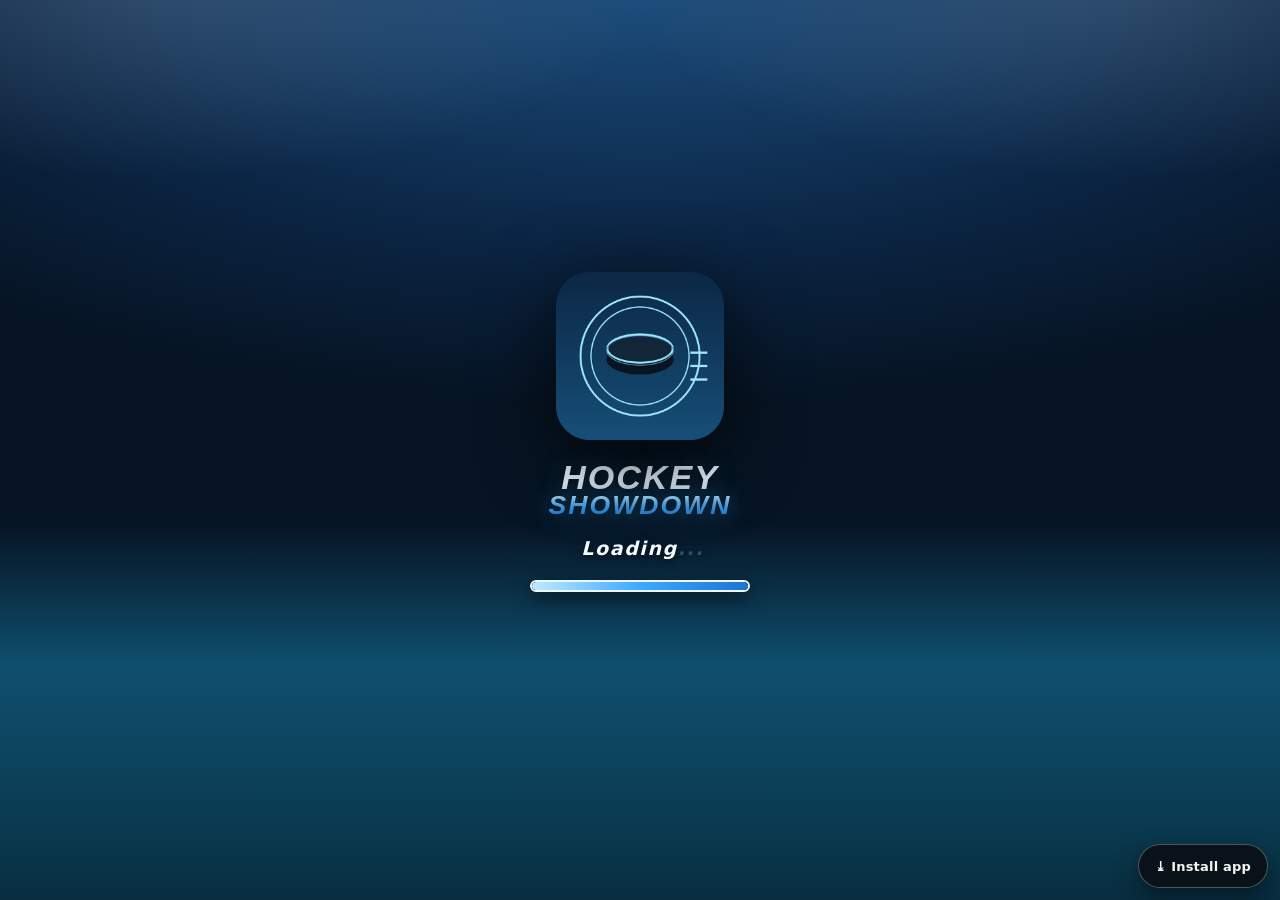
<file: games/hockey/index.html>
<!doctype html>
<html lang="en">
<head>
<meta charset="utf-8">
<meta name="viewport" content="width=device-width,initial-scale=1,viewport-fit=cover">
<title>Hockey Showdown</title>
<meta name="description" content="Fast 3v3 arcade hockey with a full on-screen controller.">
<meta name="theme-color" content="#0c2845">
<meta name="color-scheme" content="dark">
<meta name="mobile-web-app-capable" content="yes">
<meta name="apple-mobile-web-app-capable" content="yes">
<meta name="apple-mobile-web-app-status-bar-style" content="black-translucent">
<meta name="apple-mobile-web-app-title" content="Hockey Showdown">
<link rel="manifest" href="./manifest.webmanifest">
<link rel="apple-touch-icon" href="./icons/apple-touch-icon.png">
<link rel="icon" type="image/png" sizes="32x32" href="./icons/favicon-32.png">
<style>
:root {
 --site-primary:#153b68; --site-on-primary:#ffffff;
 --site-secondary:#b8e5f4; --site-on-secondary:#10283b;
 --site-background:#071726; --site-on-background:#f3f8fc;
 --site-font-body:Inter,ui-sans-serif,system-ui,-apple-system,"Segoe UI",sans-serif;
 --site-font-heading:Impact,"Arial Narrow",sans-serif;
 --site-heading-scale:1; --site-spacing-scale:1; --site-radius-scale:1;
 --site-decoration-opacity:1;
 color-scheme:light dark;
}
*{box-sizing:border-box} body{margin:0;font-family:var(--site-font-body);background:var(--site-background);color:var(--site-on-background)}
#app{min-height:100vh;width:100%;background-color:light-dark(#eaf5fb,#071726);color:light-dark(#10283b,#f3f8fc);padding:clamp(14px,3vw,30px);overflow:hidden}
.topbar{max-width:1200px;margin:0 auto 22px;display:flex;justify-content:space-between;align-items:center;gap:12px}
.brand{font-family:var(--site-font-heading);font-size:clamp(25px,4vw,38px);letter-spacing:1.5px;color:var(--site-secondary);text-transform:uppercase}
.pill{border:1px solid #7ba8c4;border-radius:99px;padding:8px 13px;font-size:12px;font-weight:800;letter-spacing:1px;color:light-dark(#153b68,#b8e5f4)}
.screen{max-width:1200px;margin:0 auto}.hero{min-height:68vh;display:grid;place-items:center;text-align:center;position:relative;overflow:hidden;border-radius:calc(28px * var(--site-radius-scale));background:linear-gradient(145deg,#0c2845,#174f78 55%,#0a223a);color:#fff;padding:35px}
.hero:before,.hero:after{content:"";position:absolute;border:2px solid rgba(255,255,255,.12);border-radius:50%;width:440px;height:440px;opacity:var(--site-decoration-opacity)}.hero:after{width:650px;height:650px}
.hero-inner{position:relative;z-index:1}.eyebrow{font-weight:900;letter-spacing:4px;color:#9fe6ff;font-size:12px}.hero h1{font-family:var(--site-font-heading);font-size:clamp(58px,12vw,118px);line-height:.92;letter-spacing:2px;margin:16px 0;text-shadow:0 7px 0 rgba(0,0,0,.18)}
.hero p{color:#d5edf9;max-width:500px;margin:18px auto 28px;font-size:16px;line-height:1.6}
button{font:inherit;cursor:pointer;border:0;font-weight:900;transition:transform .15s,filter .15s}button:hover{filter:brightness(1.08);transform:translateY(-1px)}button:focus-visible{outline:3px solid #ffd66b;outline-offset:3px}
.primary{background:#b8e5f4;color:#10283b;border-radius:12px;padding:15px 30px;letter-spacing:1px;box-shadow:0 5px 0 #6ba9c7}.secondary{background:#153b68;color:white;border-radius:10px;padding:11px 17px}.danger{background:#bd343d;color:#fff;border-radius:10px;padding:11px 17px}
.panel{background:light-dark(#fff,#10283b);border:1px solid light-dark(#c9dce8,#294c66);border-radius:calc(22px * var(--site-radius-scale));padding:clamp(18px,3vw,30px);box-shadow:0 14px 40px rgba(0,0,0,.13)}
.heading{display:flex;justify-content:space-between;align-items:end;gap:12px;margin-bottom:20px}.heading h2{font-family:var(--site-font-heading);font-size:clamp(34px,6vw,54px);letter-spacing:1px;margin:0;color:light-dark(#153b68,#c9efff)}.muted{color:light-dark(#557083,#a6c1d2);font-size:14px}
.team-grid{display:grid;grid-template-columns:repeat(4,minmax(0,1fr));gap:14px}.team-card{border:2px solid light-dark(#d7e5ed,#294c66);border-radius:16px;padding:0;background:light-dark(#f4f9fc,#0b2032);color:inherit;overflow:hidden;text-align:left;min-height:170px}.team-card.selected{border-color:#29a8d8;box-shadow:0 0 0 3px rgba(41,168,216,.18)}.swatch{height:9px}.team-body{padding:16px}.team-emblem{width:48px;height:48px;border-radius:14px;display:grid;place-items:center;font-size:24px;margin-bottom:12px;background:light-dark(#e2f1f8,#193d58)}.team-name{font-weight:950;font-size:16px}.team-sub{font-size:11px;letter-spacing:1px;color:light-dark(#678397,#a6c1d2);margin-top:5px}
.matchup{display:grid;grid-template-columns:1fr auto 1fr;align-items:center;gap:16px;margin:22px 0}.slot{border-radius:14px;background:light-dark(#edf6fb,#0b2032);padding:18px;text-align:center;border:1px solid light-dark(#d7e5ed,#294c66)}.slot strong{display:block;font-size:18px;margin-top:7px}.vs{font-family:var(--site-font-heading);font-size:26px;color:#69b9d9}
.actions{display:flex;justify-content:space-between;gap:12px;flex-wrap:wrap;margin-top:22px}.game-wrap{background:#061523;border-radius:20px;padding:12px;box-shadow:0 15px 45px rgba(0,0,0,.25)}.scorebar{display:flex;align-items:center;justify-content:space-between;gap:10px;padding:9px 8px 14px;color:white}.score-team{flex:1;font-weight:900;font-size:clamp(12px,2vw,18px)}.score-team:last-child{text-align:right}.score{font-size:clamp(25px,4vw,38px);font-weight:1000;letter-spacing:2px}.clock{background:#183d59;border-radius:10px;padding:8px 12px;font-weight:900;min-width:70px;text-align:center}.rink-shell{position:relative}.rink{width:100%;display:block;border-radius:12px;background:#dff4fb;touch-action:none}.controls{display:flex;justify-content:space-between;align-items:center;gap:14px;color:#d5edf9;padding:13px 5px 4px;flex-wrap:wrap}.keyhelp{font-size:12px;color:#a8c5d8;line-height:1.8}.control-buttons{display:flex;gap:8px}.control-buttons button{min-width:54px;height:48px;border-radius:50%;background:#b8e5f4;color:#10283b;font-size:12px;box-shadow:0 4px 0 #6ba9c7}.control-buttons .shoot{background:#f5bd52;box-shadow:0 4px 0 #b47a1b}.game-actions{display:flex;gap:8px;flex-wrap:wrap}.game-actions button{font-size:12px;padding:9px 12px}
.overlay{position:absolute;inset:0;background:rgba(3,14,25,.78);display:grid;place-items:center;border-radius:12px;color:white;text-align:center;padding:20px}.overlay-card{background:#102c45;border:1px solid #4d7d9d;padding:25px;border-radius:18px;max-width:400px;width:100%}.overlay h2{font-family:var(--site-font-heading);font-size:38px;margin:0 0 8px}.overlay p{color:#c6dce9}.mobile-pad{display:none}
@media(max-width:760px){.team-grid{grid-template-columns:repeat(2,minmax(0,1fr))}.heading{align-items:start;flex-direction:column}.matchup{gap:8px}.slot{padding:12px 6px}.slot strong{font-size:14px}.controls{align-items:flex-start}.mobile-pad{display:flex;gap:8px;align-items:center}.pad{display:grid;grid-template-columns:repeat(3,34px);grid-template-rows:repeat(3,30px);gap:3px}.pad button{border-radius:7px;background:#244d69;color:#fff}.pad button:nth-child(2){grid-column:2}.pad button:nth-child(4){grid-column:1;grid-row:2}.pad button:nth-child(5){grid-column:2;grid-row:2}.pad button:nth-child(6){grid-column:3;grid-row:2}.pad button:nth-child(8){grid-column:2;grid-row:3}}
@media(max-width:430px){#app{padding:10px}.team-grid{gap:9px}.team-card{min-height:150px}.team-body{padding:12px}.scorebar{gap:5px}.score-team{font-size:10px}.clock{min-width:58px;padding:7px}.game-wrap{padding:7px}}
.playing #game{max-width:none;width:100%}
.playing .game-wrap{min-height:calc(100vh - 60px);display:flex;flex-direction:column}
.playing .rink-shell{flex:1;display:flex;align-items:center;min-height:0}
.playing .rink{max-height:calc(100vh - 285px);object-fit:contain}
.game-tools{display:flex;justify-content:flex-end;gap:8px;flex-wrap:wrap;margin:0 4px 12px}
.game-tools button{font-size:11px;padding:9px 12px;border-radius:9px}
.game-controls{display:flex;align-items:center;justify-content:space-between;gap:18px;padding:14px 16px;margin-top:12px;border:1px solid #294c66;border-radius:16px;background:linear-gradient(110deg,#102b43,#071827);color:#fff;position:sticky;bottom:6px;z-index:5;user-select:none}
.left-controls{display:flex;align-items:center;gap:14px;flex:0 0 auto}
.joystick{width:124px;height:124px;border-radius:50%;border:3px solid #8bc7e4;background:radial-gradient(circle,#285879 0%,#153b58 68%,#0d263c 70%);box-shadow:inset 0 4px 16px #061421,0 4px 12px #0007;display:grid;place-items:center;touch-action:none;position:relative}
.joystick:before{content:"MOVE";position:absolute;bottom:12px;font-size:9px;font-weight:900;letter-spacing:2px;color:#b7d9eb;pointer-events:none}
.joystick-knob{width:48px;height:48px;border-radius:50%;background:linear-gradient(145deg,#d9f5ff,#62a8cb);border:3px solid #f2fcff;box-shadow:0 5px 12px #0008;pointer-events:none;transform:translate(0,0)}
.controller-btn{min-width:68px;min-height:64px;border-radius:15px;background:#b8e5f4;color:#10283b;font-size:11px;letter-spacing:.5px;padding:9px 8px;box-shadow:0 4px 0 #6ba9c7;line-height:1.15}
.controller-btn.switch{background:#244f70;color:#fff;box-shadow:0 4px 0 #102c45;max-width:78px}
.right-controls{display:grid;grid-template-columns:repeat(4,minmax(64px,1fr));gap:10px;align-items:center}
.controller-btn.shoot{background:#f5bd52;color:#33220a;box-shadow:0 4px 0 #b47a1b}
.controller-btn.steal{background:#ed7777;color:#321010;box-shadow:0 4px 0 #a53b3b}
.controller-btn.block{background:#73c9ee;color:#09263a;box-shadow:0 4px 0 #287da5}
.overlay[hidden]{display:none}
.right-controls{grid-template-columns:repeat(2,minmax(64px,1fr));grid-template-areas:"steal block" "shoot pass"}
.controller-btn.shoot{grid-area:shoot}
.controller-btn#mobilePass{grid-area:pass}
.controller-btn.steal{grid-area:steal}
.controller-btn.block{grid-area:block}
.controller-btn:active{transform:translateY(3px);box-shadow:none}
.controller-btn:disabled{opacity:.42;filter:grayscale(.7);cursor:not-allowed;transform:none;box-shadow:none}
@media(max-width:760px){.playing #app{padding:8px}.playing .game-wrap{min-height:calc(100vh - 16px);padding:7px}.playing .rink{max-height:calc(100vh - 280px)}.game-controls{padding:10px;gap:8px;margin-top:8px}.left-controls{gap:7px}.joystick{width:104px;height:104px}.joystick-knob{width:42px;height:42px}.controller-btn{min-width:0;min-height:54px;padding:7px 5px;font-size:10px;border-radius:12px}.controller-btn.switch{width:62px}.right-controls{grid-template-columns:repeat(2,minmax(54px,1fr));gap:7px;flex:1;max-width:170px}}
@media(max-width:390px){.joystick{width:88px;height:88px}.joystick-knob{width:36px;height:36px}.controller-btn.switch{width:54px;font-size:9px}.right-controls{max-width:150px;gap:6px}.controller-btn{min-height:48px}}
/* Keep the complete controller visible and the rink level on every screen. */
.playing .game-wrap{height:auto;min-height:0;display:flex;flex-direction:column;overflow:visible}
.playing .rink-shell{flex:none;display:flex;align-items:center;justify-content:center;min-height:0;overflow:visible}
.playing .rink{display:block;width:100%;height:auto;max-height:min(54vh,520px);object-fit:contain;transform:none!important;perspective:none!important}
.game-controls{position:relative;bottom:auto;z-index:5;flex-shrink:0;touch-action:manipulation}
.game-controls button{pointer-events:auto;touch-action:manipulation}
@media(max-width:760px){.playing .game-wrap{height:auto;min-height:0}.playing .rink{max-height:42vh}.game-controls{position:relative;flex-wrap:wrap;justify-content:center}.left-controls,.right-controls{justify-content:center}}
/* ProKick-style broadcast match view: 3D rink, arena crowd and floating controls. */
.rink-shell{overflow:hidden;border-radius:14px;background:#071a29;min-height:430px}
#rink3d{display:block;width:100%;height:min(84vh,900px);min-height:430px;touch-action:none;background:#102a3c}
#rink[hidden]{display:none!important}
.game-controls{position:absolute;inset:auto 0 0;display:flex;align-items:flex-end;justify-content:space-between;gap:14px;margin:0;padding:12px 14px;border:0;border-radius:0;background:linear-gradient(180deg,transparent,rgba(2,12,22,.58));pointer-events:none;z-index:6}
.left-controls,.right-controls{pointer-events:none}
.joystick,.controller-btn{pointer-events:auto}
.joystick{touch-action:none;user-select:none;-webkit-user-select:none;-webkit-tap-highlight-color:transparent;overscroll-behavior:contain}
.game-controls .controller-btn{min-height:clamp(50px,7vw,68px);min-width:clamp(54px,6vw,70px);font-size:10px}
.game-controls .joystick{width:clamp(86px,10vw,120px);height:clamp(86px,10vw,120px)}
.game-controls .right-controls{max-width:180px}
.match-rink-overlay{position:absolute;z-index:4;left:12px;top:12px;display:flex;gap:7px;pointer-events:none}
.match-rink-overlay span{font-size:10px;font-weight:950;letter-spacing:1px;padding:6px 9px;border-radius:8px;background:#061523c9;border:1px solid #ffffff35;color:#e7f8ff}
@media(max-width:760px){#rink3d{height:68vh;min-height:360px}.game-controls{padding:8px 7px}.game-controls .joystick{width:82px;height:82px}.game-controls .controller-btn{min-height:46px;min-width:48px;font-size:9px}.game-controls .right-controls{max-width:145px}}
@media(max-width:390px){#rink3d{height:60vh;min-height:320px}.game-controls{padding:6px 5px}.game-controls .joystick{width:72px;height:72px}.game-controls .controller-btn{min-height:42px;min-width:43px;padding:5px 3px;font-size:8px}.game-controls .right-controls{max-width:126px}}
.goal-replay-banner{position:absolute;z-index:9;top:56px;left:50%;transform:translateX(-50%);display:none;padding:10px 17px;border:1px solid #ffffff55;border-radius:999px;background:#061523e8;color:#fff;font-size:12px;font-weight:1000;letter-spacing:1.4px;white-space:nowrap;pointer-events:none;box-shadow:0 7px 22px #0008}
.goal-replay-banner.show{display:block}
.goal-replay-banner .replay-dot{display:inline-block;width:8px;height:8px;margin-right:8px;border-radius:50%;background:#ff536b;box-shadow:0 0 12px #ff536b}
.skip-replay-btn{position:absolute;z-index:40;left:50%;bottom:calc(96px + env(safe-area-inset-bottom));transform:translateX(-50%);pointer-events:auto;touch-action:manipulation;display:none;padding:11px 20px;border:2px solid #fff9;border-radius:999px;background:linear-gradient(135deg,#facc15,#f97316);color:#17202a;font-size:11px;font-weight:1000;letter-spacing:1px;box-shadow:0 8px 24px #0009}
.skip-replay-btn.show{display:block}
.playing .game-wrap{height:calc(100dvh - 110px)!important;min-height:380px!important;display:flex!important;flex-direction:column;overflow:hidden}
.playing .scorebar,.playing .game-tools{flex:0 0 auto}
.playing .rink-shell{position:relative;flex:1 1 auto;min-height:300px!important;height:auto!important;overflow:hidden!important;display:block!important}
.playing #rink3d{display:block;width:100%;height:100%!important;min-height:0!important;max-height:none!important;object-fit:fill}
.playing #rink[hidden]{display:none!important}
.playing .game-controls{position:absolute!important;inset:auto 0 0!important;display:flex!important;flex-wrap:nowrap!important;align-items:flex-end;justify-content:space-between;width:100%;padding:10px 14px calc(10px + env(safe-area-inset-bottom));margin:0;z-index:12;pointer-events:none;background:linear-gradient(180deg,transparent,rgba(2,12,22,.65))}
.playing .left-controls,.playing .right-controls{pointer-events:none}
.playing .game-controls .joystick,.playing .game-controls button{pointer-events:auto}
.playing .game-controls .right-controls{display:grid;grid-template-columns:repeat(2,minmax(56px,1fr));grid-template-areas:"steal block" "shoot pass";gap:8px;max-width:180px;flex:0 0 180px}
.playing .game-controls .controller-btn{min-width:0;min-height:58px}
@media(max-height:700px){.playing .game-wrap{height:calc(100dvh - 90px)!important;min-height:340px!important}.playing .game-controls{padding:6px 10px calc(6px + env(safe-area-inset-bottom))}.playing .game-controls .joystick{width:88px;height:88px}.playing .game-controls .controller-btn{min-height:46px}}
@media(max-width:760px){.playing .game-wrap{height:calc(100dvh - 92px)!important;min-height:330px!important}.playing .rink-shell{min-height:260px!important}.playing .game-controls{padding:7px 8px calc(7px + env(safe-area-inset-bottom))}.playing .game-controls .right-controls{max-width:146px;flex-basis:146px;gap:6px}.playing .game-controls .joystick{width:82px;height:82px}.playing .game-controls .controller-btn{min-height:45px;font-size:9px}}
@media(max-width:390px){.playing .game-wrap{height:calc(100dvh - 82px)!important}.playing .game-controls{padding:5px}.playing .game-controls .joystick{width:70px;height:70px}.playing .game-controls .right-controls{max-width:126px;flex-basis:126px;gap:5px}.playing .game-controls .controller-btn{min-height:40px;font-size:8px;padding:4px 3px}}
.playing .game-controls{pointer-events:auto!important;touch-action:manipulation}
.playing .game-controls button{position:relative;z-index:2;pointer-events:auto!important;touch-action:manipulation}
.editor-panel{position:fixed;inset:0;z-index:100;display:grid;place-items:center;padding:16px;background:rgba(2,12,22,.84);backdrop-filter:blur(8px);color:#f3f8fc}.editor-panel[hidden]{display:none}.editor-card{width:min(560px,100%);max-height:90vh;overflow:auto;background:#102c45;border:1px solid #4d7d9d;border-radius:20px;padding:22px;box-shadow:0 20px 60px #0009}.editor-head{display:flex;align-items:center;justify-content:space-between;gap:12px;margin-bottom:8px}.editor-head h2{margin:0;font-family:var(--site-font-heading);font-size:34px;letter-spacing:1px;color:#c9efff}.editor-note{margin:0 0 18px;color:#b8d1e1;font-size:13px;line-height:1.5}.editor-row{padding:13px 0;border-top:1px solid #ffffff20}.editor-row label{display:flex;align-items:center;justify-content:space-between;gap:12px;font-weight:850;font-size:14px}.editor-row output{color:#9fe6ff;font-variant-numeric:tabular-nums}.editor-row input{display:block;width:100%;margin:13px 0 2px;accent-color:#9fe6ff;cursor:pointer}.editor-actions{display:flex;justify-content:space-between;gap:10px;margin-top:18px;flex-wrap:wrap}
/* Match layout: the rink fills the viewport and the on-screen controller is
   pinned to the bottom, so every stick and button stays reachable at any size
   (short laptop windows and phone landscape included). */
html,body{height:100%}
.playing,.playing #app{height:100dvh!important;min-height:0!important;padding:0!important;overflow:hidden!important;box-sizing:border-box!important}
.playing .topbar{display:none!important}
.playing #game.screen{display:block!important;height:100%!important;max-width:none!important;margin:0!important}
.playing .game-wrap{height:100%!important;min-height:0!important;padding:0!important;border-radius:0!important;overflow:hidden!important;display:flex!important;flex-direction:column!important}
.playing .scorebar{flex:0 0 auto!important;padding:4px 8px!important}
.playing .game-tools{flex:0 0 auto!important;margin:0!important;padding:2px 6px 4px!important;justify-content:flex-end!important}
.playing .game-tools button{font-size:clamp(8px,1.7vh,11px)!important;padding:clamp(4px,1.2vh,9px) clamp(6px,1.2vw,12px)!important}
.playing .rink-shell{flex:1 1 auto!important;min-height:0!important;position:relative!important;border-radius:0!important;overflow:hidden!important;display:block!important}
.playing #rink3d{display:block!important;width:100%!important;height:100%!important;min-height:0!important;max-height:none!important}
.playing .game-controls{position:absolute!important;inset:auto 0 0!important;display:flex!important;flex-wrap:nowrap!important;align-items:flex-end!important;justify-content:space-between!important;width:100%!important;margin:0!important;padding:4px 8px calc(4px + env(safe-area-inset-bottom))!important;gap:8px!important;background:linear-gradient(180deg,transparent,rgba(2,12,22,.66))!important;z-index:12!important;pointer-events:auto!important}
.playing .left-controls,.playing .right-controls{pointer-events:none!important}
.playing .game-controls .joystick{width:clamp(56px,15vh,120px)!important;height:clamp(56px,15vh,120px)!important;pointer-events:auto!important}
.playing .game-controls .controller-btn{min-width:0!important;min-height:clamp(30px,7vh,58px)!important;font-size:clamp(8px,1.55vh,10px)!important;padding:clamp(3px,1vh,8px) 4px!important;pointer-events:auto!important}
.playing .game-controls .controller-btn.switch{min-width:clamp(44px,7.5vh,68px)!important;max-width:clamp(52px,9vh,80px)!important}
.playing .game-controls .left-controls{gap:clamp(6px,1.2vw,14px)!important}
.playing .game-controls .right-controls{display:grid!important;grid-template-columns:repeat(2,minmax(0,1fr))!important;grid-template-areas:"steal block" "shoot pass"!important;gap:clamp(4px,1vh,8px)!important;max-width:clamp(112px,26vw,180px)!important;flex:0 0 clamp(112px,26vw,180px)!important}
.playing .match-rink-overlay{top:8px!important;left:8px!important}
.home-footer{margin:20px 0 8px;text-align:center;font-size:12px;letter-spacing:.14em;text-transform:uppercase;color:#a9c0d1;opacity:.9}
.install-btn{background:#9fe6ff!important;color:#062234!important;border-color:#9fe6ff!important}

/* Installed-app (standalone) presentation */
@media (display-mode:standalone){body{padding-top:calc(10px + env(safe-area-inset-top));padding-bottom:calc(10px + env(safe-area-inset-bottom));padding-left:calc(16px + env(safe-area-inset-left));padding-right:calc(16px + env(safe-area-inset-right));overscroll-behavior:none}}
@media (display-mode:standalone) and (orientation:landscape){body{padding-top:8px}}
body{-webkit-tap-highlight-color:transparent;touch-action:manipulation}

/* Launch splash — full-screen rink-lit loading page shown while the app boots */
#splash{position:fixed;inset:0;z-index:9000;display:flex;align-items:center;justify-content:center;overflow:hidden;
 background:radial-gradient(58% 34% at 12% -4%,#cfe6ff30 0%,transparent 70%),
  radial-gradient(58% 34% at 88% -4%,#cfe6ff30 0%,transparent 70%),
  radial-gradient(120% 68% at 50% 0%,#1b4b7a 0%,#0b2544 40%,#061423 66%,transparent 78%),
  linear-gradient(#061423 0%,#061423 58%,#0f4f6e 74%,#0b3f57 88%,#082e40 100%);
 opacity:1;transition:opacity .5s ease}
#splash.hs-splash-out{opacity:0;pointer-events:none}
.hs-splash-inner{display:flex;flex-direction:column;align-items:center;gap:clamp(14px,2.4vh,22px);padding:0 24px;transform:translateY(-2vh);text-align:center}
.hs-splash-art{width:min(34vw,168px);height:auto;border-radius:26px;filter:drop-shadow(0 18px 38px #000b);animation:hsSplashRise .7s ease both}
.hs-splash-title{font-family:var(--site-font-heading);font-style:italic;font-weight:900;line-height:.92;letter-spacing:.06em;
 font-size:clamp(22px,4.6vw,34px);color:#e8f4ff;text-shadow:0 2px 18px #0009,0 0 26px #7fd4ff44}
.hs-splash-title span{display:block;font-size:.78em;
 background:linear-gradient(180deg,#bfe9ff,#3fa9ff 60%,#1e74d0);-webkit-background-clip:text;background-clip:text;color:transparent;
 filter:drop-shadow(0 1px 0 #062234) drop-shadow(0 0 12px #3fa9ff33)}
.hs-splash-loading{font:italic 900 clamp(14px,2.6vw,19px)/1 var(--site-font-body,system-ui);letter-spacing:1.6px;color:#f4fbff;text-shadow:0 2px 10px #000a}
.hs-splash-loading b{display:inline-block;width:1.1em;text-align:left}
.hs-splash-loading b span{opacity:.2;animation:hsSplashDot 1.2s infinite}
.hs-splash-loading b span:nth-child(2){animation-delay:.2s}
.hs-splash-loading b span:nth-child(3){animation-delay:.4s}
@keyframes hsSplashDot{0%,60%,100%{opacity:.2}30%{opacity:1}}
.hs-splash-bar{position:relative;width:min(52vw,220px);height:12px;border:2px solid #eaf7ff;border-radius:999px;background:#07202e;overflow:hidden;box-shadow:0 6px 18px #0008}
.hs-splash-bar i{position:absolute;inset:0 auto 0 0;width:4%;border-radius:999px;background:linear-gradient(90deg,#bfe9ff,#3fa9ff,#1e74d0);animation:hsSplashFill 2.6s linear forwards}
@keyframes hsSplashFill{from{width:4%}to{width:100%}}
@keyframes hsSplashRise{from{opacity:0;transform:translateY(10px) scale(.96)}to{opacity:1;transform:none}}
@media (prefers-reduced-motion:reduce){.hs-splash-loading b span{animation:none;opacity:.7}.hs-splash-art{animation:none}}
</style>
</head>
<body>
<div id="splash" role="status" aria-label="Loading Hockey Showdown">
 <div class="hs-splash-inner">
  <img class="hs-splash-art" src="./icons/icon-512.png" alt="">
  <div class="hs-splash-title">HOCKEY<span>SHOWDOWN</span></div>
  <div class="hs-splash-loading">Loading<b><span>.</span><span>.</span><span>.</span></b></div>
  <div class="hs-splash-bar"><i></i></div>
 </div>
</div>
<div id="app">
 <div class="topbar"><div class="brand">❄ HOCKEY SHOWDOWN</div><div class="pill">ARCADE HOCKEY</div></div>
 <div id="editorPanel" class="editor-panel" hidden><section class="editor-card"><div class="editor-head"><h2>GAME EDITOR</h2><button class="secondary" id="editorClose">CLOSE</button></div><p class="editor-note">Adjust the match while you play. Changes take effect immediately.</p><div class="editor-row"><label for="playerScale">Player size <output id="playerScaleValue">100%</output></label><input id="playerScale" type="range" min="0.5" max="2" step="0.1" value="1"></div><div class="editor-row"><label for="puckScale">Puck size <output id="puckScaleValue">4.0×</output></label><input id="puckScale" type="range" min="1" max="6" step="0.25" value="4"></div><div class="editor-row"><label for="cameraZoom">Rink camera zoom <output id="cameraZoomValue">1.00×</output></label><input id="cameraZoom" type="range" min="0.75" max="1.5" step="0.05" value="1"></div><div class="editor-row"><label for="controlSpeed">Player movement speed <output id="controlSpeedValue">1.0×</output></label><input id="controlSpeed" type="range" min="0.5" max="1.8" step="0.1" value="1"></div><div class="editor-actions"><button class="secondary" id="editorReset">RESET SETTINGS</button><button class="primary" id="editorDone">DONE</button></div></section></div>
 <main id="home" class="screen">
  <section class="hero"><div class="hero-inner"><div class="eyebrow">HIT THE ICE • TAKE THE SHOT</div><h1>HOCKEY<br>SHOWDOWN</h1><p>Pick your team, hit the rink, and battle for the winning goal.</p><button class="primary" id="playBtn">PLAY NOW&nbsp; →</button> <button class="secondary" id="homeEditBtn">⚙ EDIT GAME</button> <button class="secondary install-btn" id="installBtn" hidden>⬇ INSTALL APP</button></div></section>
  <footer class="home-footer">© 2026 PowerPlay Studios</footer>
 </main>
 <main id="setup" class="screen" hidden>
  <section class="panel"><div class="heading"><div><div class="eyebrow">BEFORE THE PUCK DROPS</div><h2>TEAM SETUP</h2><div class="muted">Choose your team and your opponent. Three players per team, including the goalie.</div></div><div class="pill">3V3 • 1 PLAYER VS CPU</div></div>
   <h3>YOUR TEAM</h3><div id="homeTeams" class="team-grid"></div>
   <div class="matchup"><div class="slot"><div class="muted">YOUR TEAM</div><strong id="homeName">Ice Wolves</strong></div><div class="vs">VS</div><div class="slot"><div class="muted">OPPONENT</div><strong id="awayName">Frostbite</strong></div></div>
   <h3>CHOOSE OPPONENT</h3><div id="awayTeams" class="team-grid"></div>
   <div class="actions"><button class="secondary" id="backBtn">← BACK</button><button class="primary" id="startBtn">START GAME →</button></div>
  </section>
 </main>
 <main id="game" class="screen" hidden>
  <section class="game-wrap">
   <div class="scorebar"><div class="score-team" id="leftLabel">ICE WOLVES</div><div class="score" id="score">0 - 0</div><div class="clock" id="clock">03:00</div><div class="score-team" id="rightLabel">FROSTBITE</div><div class="pill">3V3</div></div>
   <div class="game-tools"><button class="secondary" id="fullscreenBtn">⛶ FULL SCREEN</button><button class="secondary" id="gameEditBtn">⚙ EDIT GAME</button><button class="secondary" id="pauseBtn">Ⅱ PAUSE</button><button class="danger" id="endBtn">END GAME</button></div>
   <div class="rink-shell"><canvas id="rink3d" width="1100" height="620" aria-label="3D hockey arena and ice rink"></canvas><canvas id="rink" class="rink" width="1100" height="620" hidden aria-label="Fallback hockey rink"></canvas><div class="match-rink-overlay"><span>● 3D LIVE MATCH</span><span id="possessionLabel">YOUR POSSESSION</span></div><div class="game-controls" aria-label="Hockey game controller"><div class="left-controls"><div class="joystick" id="joystick" aria-label="Movement joystick"><div class="joystick-knob" id="joystickKnob"></div></div><button class="controller-btn switch" id="switchBtn">SWITCH<br>PLAYER</button></div><div class="right-controls"><button class="controller-btn steal" id="mobileSteal">STEAL</button><button class="controller-btn block" id="mobileBlock">BLOCK</button><button class="controller-btn shoot" id="mobileShoot">SHOOT</button><button class="controller-btn" id="mobilePass">PASS</button></div></div><div id="overlay" class="overlay" hidden><div class="overlay-card"><h2 id="overlayTitle">PAUSED</h2><p id="overlayText">Take a breather.</p><div class="actions" style="justify-content:center"><button class="primary" id="resumeBtn">RESUME</button><button class="danger" id="homeBtn">END GAME</button></div></div></div></div>
  </section>
 </main>
</div>
<script src="../../assets/vendor/three-0.160.0.min.js"></script>
<script>
(()=>{
const teams=[
 {name:'Ice Wolves',color:'#2679bd',dark:'#123b70',mark:'🐺'},
 {name:'Frostbite',color:'#76d9ef',dark:'#187f9e',mark:'❄️'},
 {name:'Detroit Icehawks',color:'#d6424b',dark:'#781e2b',mark:'🦅'},
 {name:'Arctic Predators',color:'#8a65bd',dark:'#39245f',mark:'🐾'}
];
let home=0,away=1,mode='home',running=false,paused=false,ended=false,seconds=180,last=0,score=[0,0],players=[],puck={x:550,y:310,vx:0,vy:0,owner:null},keys={},held={},active=0,raf=0,blockingUntil=0,stealUntil=0,aiActionTimer=0,lastEnemyOwner=-1,goalSequence=null,replayFrames=[],replayCapture=0,replayBanner=null,skipReplayButton=null,editorSettings={playerScale:1,puckScale:4,cameraZoom:1,controlSpeed:1};
const $=id=>document.getElementById(id), screens=['home','setup','game'];
function show(s){screens.forEach(x=>$(x).hidden=x!==s);mode=s;$('app').classList.toggle('playing',s==='game');if(s==='game')requestAnimationFrame(()=>{resize3D();draw()})}
function renderTeams(){
 $('homeTeams').innerHTML='';$('awayTeams').innerHTML='';
 teams.forEach((t,i)=>{
  const a=document.createElement('button');a.className='team-card'+(home===i?' selected':'');a.innerHTML=`<div class="swatch" style="background:${t.color}"></div><div class="team-body"><div class="team-emblem">${t.mark}</div><div class="team-name">${t.name}</div><div class="team-sub">SELECT YOUR TEAM</div></div>`;a.onclick=()=>{home=i;if(away===home)away=(home+1)%4;renderTeams()};$('homeTeams').append(a);
  const b=document.createElement('button');b.className='team-card'+(away===i?' selected':'');b.innerHTML=`<div class="swatch" style="background:${t.color}"></div><div class="team-body"><div class="team-emblem">${t.mark}</div><div class="team-name">${t.name}</div><div class="team-sub">SELECT OPPONENT</div></div>`;b.disabled=i===home;b.style.opacity=i===home?'.4':'1';b.onclick=()=>{away=i;renderTeams()};$('awayTeams').append(b);
 });$('homeName').textContent=teams[home].name;$('awayName').textContent=teams[away].name;
}
$('playBtn').onclick=()=>{renderTeams();show('setup')};$('backBtn').onclick=()=>show('home');$('startBtn').onclick=startGame;
const canvas=$('rink'),ctx=canvas.getContext('2d'),rink3d=$('rink3d'),W=1100,H=620;
let renderer3D=null,scene3D=null,camera3D=null,playerModels3D=[],playerModelsSignature3D='',puckModel3D=null,fans3D=[],fanBodies3D=null,fanHeads3D=null,kickoffCountdown=0,goalCheerUntil=0,camX3D=0,camZ3D=0;
const wx=x=>(x-W/2)/50,wz=y=>(y-H/2)/50;
function add3DBox(w,h,d,x,y,z,mat){const m=new THREE.Mesh(new THREE.BoxGeometry(w,h,d),mat);m.position.set(x,y,z);m.castShadow=true;m.receiveShadow=true;scene3D.add(m);return m}
function add3DLine(points,mat,loop=false){const g=new THREE.BufferGeometry().setFromPoints(points.map(p=>new THREE.Vector3(p[0],p[1],p[2])));const l=loop?new THREE.LineLoop(g,mat):new THREE.Line(g,mat);scene3D.add(l);return l}
function add3DGoal(side){const post=new THREE.MeshStandardMaterial({color:0xf5fbff,metalness:.2,roughness:.28}),red=new THREE.MeshStandardMaterial({color:0xd83b48,metalness:.12,roughness:.3}),net=new THREE.LineBasicMaterial({color:0xe4f5fb,transparent:true,opacity:.65});const x=side*9.65,back=side*10.65,w=3.4,h=4.2;for(const z of [-w,w]){add3DBox(.13,h,.13,x,h/2,z,post);add3DBox(.08,h,.08,x,h/2,z,red);add3DBox(.12,h,.12,back,h/2,z,post)}add3DBox(.14,.13,w*2,x,h,0,post);add3DBox(.09,.08,w*2,x,h,0,red);for(let i=0;i<=7;i++){const z=-w+w*2*i/7;add3DLine([[x,.12,z],[back,.12,z],[back,h,z],[x,h,z]],net)}for(let i=0;i<=5;i++){const y=.12+(h-.12)*i/5;add3DLine([[x,y,-w],[back,y,-w],[back,y,w],[x,y,w]],net)}}
function add3DCrowd(){const colors=[0xeaf1f5,0x367db5,0xd84d58,0xe4bd45,0x3b9c76,0x8768b7,0xed8a37,0x29475e],bench=new THREE.MeshStandardMaterial({color:0x3d5361,roughness:.9});for(const side of [-1,1])for(let row=0;row<8;row++){const z=side*(6.15+row*.78),y=.58+row*.39;add3DBox(19.3,.22,.42,0,y,z,bench);for(let i=0;i<31;i++){fans3D.push({x:-9.25+i*18.5/30,y:y+.12,z:z+side*.15,color:colors[(i*5+row*3+(side>0?2:0))%colors.length],phase:i*1.67+row*2.1})}}const bodyGeo=new THREE.BoxGeometry(.3,.32,.2),headGeo=new THREE.SphereGeometry(.11,8,6),bodyMat=new THREE.MeshStandardMaterial({color:0xffffff,roughness:1}),headMat=new THREE.MeshStandardMaterial({color:0xc99570,roughness:1});fanBodies3D=new THREE.InstancedMesh(bodyGeo,bodyMat,fans3D.length);fanHeads3D=new THREE.InstancedMesh(headGeo,headMat,fans3D.length);const d=new THREE.Object3D();fans3D.forEach((f,i)=>{const c=new THREE.Color(f.color);d.position.set(f.x,f.y+.16,f.z);d.updateMatrix();fanBodies3D.setMatrixAt(i,d.matrix);fanBodies3D.setColorAt(i,c);d.position.set(f.x,f.y+.42,f.z);d.updateMatrix();fanHeads3D.setMatrixAt(i,d.matrix)});scene3D.add(fanBodies3D,fanHeads3D);fanBodies3D.instanceMatrix.needsUpdate=true;fanHeads3D.instanceMatrix.needsUpdate=true}
function animate3DCrowd(){if(!fanBodies3D)return;const cheering=performance.now()<goalCheerUntil,t=performance.now()/1000,d=new THREE.Object3D();fans3D.forEach((f,i)=>{const jump=cheering?Math.abs(Math.sin(t*10+f.phase))*.22:0;d.position.set(f.x,f.y+.16+jump,f.z);d.rotation.z=cheering?Math.sin(t*8+f.phase)*.14:0;d.updateMatrix();fanBodies3D.setMatrixAt(i,d.matrix);d.position.set(f.x,f.y+.42+jump,f.z);d.rotation.z=0;d.updateMatrix();fanHeads3D.setMatrixAt(i,d.matrix)});fanBodies3D.instanceMatrix.needsUpdate=true;fanHeads3D.instanceMatrix.needsUpdate=true}
function make3DPlayer(p){const t=teams[p.side===0?home:away],g=new THREE.Group(),jersey=new THREE.MeshStandardMaterial({color:t.color,roughness:.62}),dark=new THREE.MeshStandardMaterial({color:t.dark,roughness:.7}),black=new THREE.MeshStandardMaterial({color:0x101b25,roughness:.55}),white=new THREE.MeshStandardMaterial({color:0xf1f7fa,roughness:.4}),skin=new THREE.MeshStandardMaterial({color:0xc99570,roughness:.9});function part(geo,mat,x,y,z){const m=new THREE.Mesh(geo,mat);m.position.set(x,y,z);m.castShadow=true;m.receiveShadow=true;g.add(m);return m}part(new THREE.BoxGeometry(.58,.72,.42),jersey,0,1.03,0);part(new THREE.BoxGeometry(.52,.34,.42),dark,0,.58,0);for(const s of [-1,1]){const leg=part(new THREE.CylinderGeometry(.13,.17,.62,10),black,s*.18,.25,0);leg.rotation.z=s*.15;part(new THREE.BoxGeometry(.3,.13,.46),white,s*.18,.1,.12);const arm=part(new THREE.CylinderGeometry(.1,.14,.58,10),jersey,s*.4,1.04,.03);arm.rotation.z=s*.42;part(new THREE.SphereGeometry(.15,10,8),dark,s*.47,.76,.08)}part(new THREE.SphereGeometry(.23,14,10),skin,0,1.58,0);const helmet=part(new THREE.SphereGeometry(.25,14,10),dark,0,1.68,0);helmet.scale.y=.76;part(new THREE.BoxGeometry(.3,.07,.045),white,0,1.55,.2);part(new THREE.BoxGeometry(.075,.075,1.15),dark,.55,.35,.42);part(new THREE.BoxGeometry(.4,.075,.13),black,1.08,.12,.42);if(p.goalie){for(const s of [-1,1])part(new THREE.BoxGeometry(.3,.62,.2),white,s*.35,.42,.2);part(new THREE.BoxGeometry(.32,.4,.18),dark,-.42,.92,.17)}const ring=new THREE.Mesh(new THREE.TorusGeometry(.43,.035,7,28),new THREE.MeshBasicMaterial({color:0xffd66b,transparent:true,opacity:.95}));ring.rotation.x=-Math.PI/2;ring.position.y=.045;g.add(ring);const label=document.createElement('canvas');label.width=96;label.height=96;const c=label.getContext('2d');c.font='900 60px Arial';c.textAlign='center';c.textBaseline='middle';c.lineWidth=8;c.strokeStyle='#102030';c.strokeText(String(p.number),48,50);c.fillStyle='#fff';c.fillText(String(p.number),48,50);const sprite=new THREE.Sprite(new THREE.SpriteMaterial({map:new THREE.CanvasTexture(label),transparent:true,depthTest:false}));sprite.scale.set(.4,.4,1);sprite.position.set(0,2.13,.08);g.add(sprite);scene3D.add(g);return{group:g,ring,label:sprite}}
function create3DWorld(){if(!window.THREE){rink3d.style.display='none';canvas.hidden=false;return}try{renderer3D=new THREE.WebGLRenderer({canvas:rink3d,antialias:true,alpha:false});renderer3D.setPixelRatio(Math.min(window.devicePixelRatio||1,2));renderer3D.shadowMap.enabled=true;renderer3D.shadowMap.type=THREE.PCFSoftShadowMap;renderer3D.outputColorSpace=THREE.SRGBColorSpace;scene3D=new THREE.Scene();scene3D.background=new THREE.Color(0x142c3e);camera3D=new THREE.PerspectiveCamera(43,1100/620,.1,180);camera3D.position.set(0,23,26);camera3D.lookAt(0,0,0);scene3D.add(new THREE.HemisphereLight(0xeaf8ff,0x1c2b39,2));const sun=new THREE.DirectionalLight(0xffffff,2.3);sun.position.set(-10,25,14);sun.castShadow=true;sun.shadow.mapSize.set(2048,2048);scene3D.add(sun);const floor=new THREE.Mesh(new THREE.PlaneGeometry(32,24),new THREE.MeshStandardMaterial({color:0x142b3c,roughness:1}));floor.rotation.x=-Math.PI/2;floor.position.y=-.5;floor.receiveShadow=true;scene3D.add(floor);const ice=new THREE.Mesh(new THREE.PlaneGeometry(21.4,12.0),new THREE.MeshStandardMaterial({color:0xcceefa,roughness:.25,metalness:.04}));ice.rotation.x=-Math.PI/2;ice.receiveShadow=true;scene3D.add(ice);const whiteLine=new THREE.LineBasicMaterial({color:0xf8fdff}),redLine=new THREE.LineBasicMaterial({color:0xd9434e}),blueLine=new THREE.LineBasicMaterial({color:0x3188bd});add3DLine([[-10.6,.04,-5.95],[10.6,.04,-5.95],[10.6,.04,5.95],[-10.6,.04,5.95]],whiteLine,true);add3DLine([[0,.045,-5.95],[0,.045,5.95]],redLine);for(const x of [-3.55,3.55])add3DLine([[x,.045,-5.95],[x,.045,5.95]],blueLine);const circle=(x,z,r,mat)=>{const pts=[];for(let i=0;i<64;i++){const a=i*Math.PI*2/64;pts.push([x+Math.cos(a)*r,.05,z+Math.sin(a)*r])}add3DLine(pts,mat,true)};circle(0,0,1.6,redLine);for(const x of [-7.25,7.25])for(const z of [-3.05,3.05])circle(x,z,1.05,redLine);for(const z of [-6.05,6.05]){add3DBox(21.6,.72,.3,0,.36,z,new THREE.MeshStandardMaterial({color:0xf0f7fa,roughness:.4}));add3DBox(21.4,1.55,.08,0,1.45,z*1.04,new THREE.MeshStandardMaterial({color:0x9fd8ed,transparent:true,opacity:.16,roughness:.2}))}const board=new THREE.MeshStandardMaterial({color:0xf4f8fa,roughness:.35});for(const s of [-1,1]){for(const z of [-3.65,3.65])add3DBox(.3,.72,4.35,s*10.75,.36,z,board);add3DBox(.08,1.55,12.0,s*10.92,1.45,0,new THREE.MeshStandardMaterial({color:0x9fd8ed,transparent:true,opacity:.13}))}add3DGoal(-1);add3DGoal(1);add3DCrowd();puckModel3D=new THREE.Mesh(new THREE.CylinderGeometry(.18,.18,.09,24),new THREE.MeshStandardMaterial({color:0x101820,roughness:.7}));puckModel3D.castShadow=true;scene3D.add(puckModel3D);for(const s of [-1,1])for(let i=0;i<4;i++){const lamp=new THREE.Mesh(new THREE.BoxGeometry(3,.12,.12),new THREE.MeshBasicMaterial({color:0xf4fbff}));lamp.position.set(s*12,8.5,i%2?4.5:-4.5);scene3D.add(lamp)}resize3D();window.addEventListener('resize',resize3D)}catch(e){renderer3D=null;rink3d.style.display='none';canvas.hidden=false}}
function resize3D(){if(!renderer3D||!camera3D)return;if(puckModel3D)puckModel3D.scale.setScalar(editorSettings.puckScale);const r= rink3d.getBoundingClientRect(),w=Math.max(1,r.width),h=Math.max(1,r.height);renderer3D.setSize(w,h,false);camera3D.aspect=w/h;camera3D.updateProjectionMatrix()}
function render3D(){if(!renderer3D||!scene3D){rinkDraw();players.forEach(drawPlayer);return}const signature=players.map(p=>p.side+':'+p.number+':'+teams[p.side===0?home:away].color).join('|')+'|'+home+'|'+away;if(signature!==playerModelsSignature3D||playerModels3D.length!==players.length){playerModels3D.forEach(m=>scene3D.remove(m.group));playerModels3D=players.map(make3DPlayer);playerModelsSignature3D=signature}let replayFrame=null,replayAngle=0;if(goalSequence&&goalSequence.stage==='replay'&&goalSequence.frames.length){replayAngle=0;const progress=goalSequence.elapsed/6;replayFrame=goalSequence.frames[Math.min(goalSequence.frames.length-1,Math.floor(progress*goalSequence.frames.length))]}const shownPlayers=replayFrame?replayFrame.players:players,shownPuck=replayFrame?replayFrame.puck:puck;shownPlayers.forEach((p,i)=>{const m=playerModels3D[i],side=players[i].side;m.group.position.set(wx(p.x),0,wz(p.y));m.group.rotation.y=side===0?0:Math.PI;m.ring.visible=!replayFrame&&i===active});const fx=wx(shownPuck.x),fz=wz(shownPuck.y);puckModel3D.position.set(fx,.12,fz);const focusX=Math.max(-1.25,Math.min(1.25,fx*.08)),focusZ=Math.max(-.45,Math.min(.45,fz*.06));camX3D+=(focusX-camX3D)*.045;camZ3D+=(focusZ-camZ3D)*.045;const camY=13.5;camera3D.up.set(0,0,-1);camera3D.position.set(0,camY,1.6);camera3D.lookAt(0,0,0);animate3DCrowd();renderer3D.render(scene3D,camera3D)}
function drawRinkDetails(){const P=(x,y,z=0)=>project(x,y,z);function face(points,fill,stroke=null,width=1){ctx.beginPath();points.forEach((v,i)=>{const p=P(v[0],v[1],v[2]||0);if(i===0)ctx.moveTo(p.x,p.y);else ctx.lineTo(p.x,p.y)});ctx.closePath();ctx.fillStyle=fill;ctx.fill();if(stroke){ctx.strokeStyle=stroke;ctx.lineWidth=width;ctx.stroke()}}function glass(points){const bottom=points.map(v=>[v[0],v[1],26]),top=points.map(v=>[v[0],v[1],88]);face([...bottom,...top.reverse()],'rgba(111,195,225,.13)','#bdeeff',2);points.forEach((v,i)=>{if(i%2===0){const a=P(v[0],v[1],26),b=P(v[0],v[1],88);ctx.beginPath();ctx.moveTo(a.x,a.y);ctx.lineTo(b.x,b.y);ctx.strokeStyle='rgba(224,248,255,.82)';ctx.lineWidth=3;ctx.stroke()}})}const back=[[28,28],[1072,28]],left=[[28,28],[28,592]],right=[[1072,28],[1072,592]],front=[[28,592],[1072,592]];const wall=(edge,shade)=>{face([...edge.map(v=>[v[0],v[1],0]),...edge.slice().reverse().map(v=>[v[0],v[1],25])],shade,'#f8fdff',3);const a=P(edge[0][0],edge[0][1],25),b=P(edge[1][0],edge[1][1],25);ctx.beginPath();ctx.moveTo(a.x,a.y);ctx.lineTo(b.x,b.y);ctx.strokeStyle='#eafaff';ctx.lineWidth=5;ctx.stroke()};wall(back,'#edf8fc');wall(left,'#b5d7e8');wall(right,'#a9d1e4');glass(back);glass(left);glass(right);wall(front,'#17415c');const a=P(28,592,25),b=P(1072,592,25);ctx.beginPath();ctx.moveTo(a.x,a.y);ctx.lineTo(b.x,b.y);ctx.strokeStyle='#f9fdff';ctx.lineWidth=5;ctx.stroke();const goalFrame=(side)=>{const near=side===0?90:1010,backX=side===0?30:1070,top=140,bottom=480,farTop=180,farBottom=440;const bars=[[[near,top,28],[near,bottom,28]],[[backX,farTop,28],[backX,farBottom,28]],[[near,top,28],[backX,farTop,28]],[[near,bottom,28],[backX,farBottom,28]],[[near,top,28],[near,top,0]],[[near,bottom,28],[near,bottom,0]]];bars.forEach(([u,v])=>{const s=P(...u),e=P(...v);ctx.beginPath();ctx.moveTo(s.x,s.y);ctx.lineTo(e.x,e.y);ctx.strokeStyle='#fff';ctx.lineWidth=8;ctx.lineCap='round';ctx.stroke();ctx.strokeStyle='#cf3945';ctx.lineWidth=3;ctx.stroke()});for(let k=1;k<6;k++){const t=k/6,s=P(near+(backX-near)*t,top+(farTop-top)*t,23),e=P(near+(backX-near)*t,bottom+(farBottom-bottom)*t,23);ctx.beginPath();ctx.moveTo(s.x,s.y);ctx.lineTo(e.x,e.y);ctx.strokeStyle='rgba(255,255,255,.68)';ctx.lineWidth=1;ctx.stroke()}};goalFrame(0);goalFrame(1)}
function makePlayers(){players=[];const formation=[[95,310],[365,205],[365,415]];for(let side=0;side<2;side++){for(let i=0;i<3;i++){let [baseX,y]=formation[i],x=side===0?baseX:W-baseX;players.push({side,i,x,y,vx:0,vy:0,number:[1,7,10][i],goalie:i===0})}}active=2;puck={x:players[active].x+17,y:players[active].y+5,vx:0,vy:0,owner:active};}
function startGame(){score=[0,0];seconds=0;paused=false;ended=false;running=true;kickoffCountdown=3;goalCheerUntil=0;goalSequence=null;replayFrames=[];replayBanner.classList.remove('show');skipReplayButton.classList.remove('show');makePlayers();$('leftLabel').textContent=teams[home].name.toUpperCase();$('rightLabel').textContent=teams[away].name.toUpperCase();$('overlayTitle').textContent='3';$('overlayText').textContent='GET READY — FACEOFF!';$('resumeBtn').hidden=true;$('overlay').hidden=false;show('game');draw();last=performance.now();cancelAnimationFrame(raf);raf=requestAnimationFrame(loop)}
function project(x,y,z=0){return{x,y:y-z*.85}}
function rinkDraw(){ctx.clearRect(0,0,W,H);ctx.fillStyle='#102b40';ctx.fillRect(0,0,W,H);ctx.fillStyle='#16425d';ctx.fillRect(12,12,W-24,H-24);ctx.fillStyle='#dff4fb';ctx.fillRect(30,30,W-60,H-60);ctx.strokeStyle='#ffffff';ctx.lineWidth=10;ctx.strokeRect(30,30,W-60,H-60);ctx.strokeStyle='#d64b57';ctx.lineWidth=5;ctx.beginPath();ctx.moveTo(550,35);ctx.lineTo(550,585);ctx.stroke();ctx.strokeStyle='#3188bd';ctx.lineWidth=6;[330,770].forEach(x=>{ctx.beginPath();ctx.moveTo(x,35);ctx.lineTo(x,585);ctx.stroke()});ctx.strokeStyle='#d64b57';ctx.lineWidth=4;ctx.beginPath();ctx.arc(550,310,86,0,Math.PI*2);ctx.stroke();ctx.fillStyle='#d64b57';ctx.beginPath();ctx.arc(550,310,6,0,Math.PI*2);ctx.fill();[180,440].forEach(y=>[220,880].forEach(x=>{ctx.beginPath();ctx.arc(x,y,62,0,Math.PI*2);ctx.stroke();ctx.beginPath();ctx.arc(x,y,4,0,Math.PI*2);ctx.fill()}));[90,1010].forEach((x,i)=>{ctx.strokeStyle=i===0?'#2679bd':'#d6424b';ctx.lineWidth=4;ctx.beginPath();ctx.arc(x===90?90:1010,310,76,-Math.PI/2,Math.PI/2);ctx.stroke();ctx.beginPath();ctx.arc(x===90?90:1010,310,76,Math.PI/2,Math.PI*1.5);ctx.stroke()});function goal(left){const x=left?30:1010,y=140,w=60,h=340,mouth=left?90:1010;ctx.fillStyle='rgba(94,145,170,.30)';ctx.fillRect(x,y,w,h);ctx.strokeStyle='rgba(255,255,255,.7)';ctx.lineWidth=1;for(let k=1;k<6;k++){ctx.beginPath();ctx.moveTo(x+k*w/6,y);ctx.lineTo(x+k*w/6,y+h);ctx.stroke()}for(let k=1;k<5;k++){ctx.beginPath();ctx.moveTo(x,y+k*h/5);ctx.lineTo(x+w,y+k*h/5);ctx.stroke()}ctx.strokeStyle='#f8fcff';ctx.lineWidth=9;ctx.strokeRect(x,y,w,h);ctx.strokeStyle='#d83d49';ctx.lineWidth=4;ctx.strokeRect(x,y,w,h);ctx.beginPath();ctx.moveTo(mouth,y);ctx.lineTo(mouth,y+h);ctx.strokeStyle='#df3944';ctx.lineWidth=6;ctx.stroke()}goal(true);goal(false);ctx.strokeStyle='rgba(255,255,255,.42)';ctx.lineWidth=2;ctx.strokeRect(31,31,W-62,H-62);}
function drawPlayer(p){const t=teams[p.side===0?home:away],isActive=players.indexOf(p)===active,at=project(p.x,p.y),scale=.72+p.y/620*.24;ctx.save();ctx.translate(at.x,at.y);ctx.scale(scale,scale);ctx.fillStyle='rgba(6,24,38,.30)';ctx.beginPath();ctx.ellipse(0,19,p.goalie?26:21,9,0,0,Math.PI*2);ctx.fill();let shaft=ctx.createLinearGradient(8,0,37,19);shaft.addColorStop(0,'#f7fbff');shaft.addColorStop(.45,'#667985');shaft.addColorStop(1,'#172633');ctx.strokeStyle=shaft;ctx.lineWidth=4;ctx.lineCap='round';ctx.beginPath();ctx.moveTo(8,1);ctx.lineTo(31,18);ctx.lineTo(40,18);ctx.stroke();ctx.strokeStyle='#172633';ctx.lineWidth=3;ctx.beginPath();ctx.moveTo(31,18);ctx.lineTo(41,20);ctx.stroke();let pants=ctx.createLinearGradient(-12,0,12,17);pants.addColorStop(0,'#536878');pants.addColorStop(.45,'#142331');pants.addColorStop(1,'#080f18');ctx.fillStyle=pants;ctx.beginPath();ctx.roundRect(-11,1,9,17,4);ctx.roundRect(3,1,9,17,4);ctx.fill();ctx.fillStyle='#101a24';ctx.beginPath();ctx.roundRect(-15,13,14,7,3);ctx.roundRect(2,13,14,7,3);ctx.fill();ctx.strokeStyle='#dce8ef';ctx.lineWidth=1.5;ctx.beginPath();ctx.moveTo(-15,20);ctx.lineTo(0,20);ctx.moveTo(2,20);ctx.lineTo(17,20);ctx.stroke();let jersey=ctx.createLinearGradient(-15,-16,15,12);jersey.addColorStop(0,'#ffffff');jersey.addColorStop(.18,t.color);jersey.addColorStop(.65,t.dark);jersey.addColorStop(1,t.color);ctx.fillStyle=jersey;ctx.beginPath();ctx.moveTo(-10,-14);ctx.quadraticCurveTo(-18,-11,-16,-1);ctx.lineTo(-11,8);ctx.quadraticCurveTo(0,14,11,8);ctx.lineTo(16,-1);ctx.quadraticCurveTo(18,-11,10,-14);ctx.quadraticCurveTo(0,-19,-10,-14);ctx.fill();ctx.strokeStyle='rgba(255,255,255,.48)';ctx.lineWidth=2;ctx.beginPath();ctx.moveTo(-9,-11);ctx.quadraticCurveTo(0,-15,9,-11);ctx.stroke();ctx.fillStyle='#253a4b';ctx.beginPath();ctx.roundRect(-19,-12,8,16,4);ctx.roundRect(11,-12,8,16,4);ctx.fill();ctx.fillStyle='#101a26';ctx.beginPath();ctx.arc(-16,5,5,0,Math.PI*2);ctx.arc(16,5,5,0,Math.PI*2);ctx.fill();ctx.fillStyle='#e5b99a';ctx.beginPath();ctx.arc(0,-20,8,0,Math.PI*2);ctx.fill();let helmet=ctx.createLinearGradient(-9,-29,9,-13);helmet.addColorStop(0,'#f5fcff');helmet.addColorStop(.2,t.color);helmet.addColorStop(1,t.dark);ctx.fillStyle=helmet;ctx.beginPath();ctx.arc(0,-22,9,Math.PI,Math.PI*2);ctx.lineTo(9,-18);ctx.quadraticCurveTo(0,-12,-9,-18);ctx.closePath();ctx.fill();ctx.strokeStyle='#9fd4eb';ctx.lineWidth=2;ctx.beginPath();ctx.moveTo(-7,-18);ctx.lineTo(7,-18);ctx.stroke();if(p.goalie){ctx.fillStyle='#dceaf2';ctx.beginPath();ctx.roundRect(-20,-1,9,20,4);ctx.roundRect(11,-1,9,20,4);ctx.fill();ctx.strokeStyle='#839baa';ctx.lineWidth=1;ctx.stroke()}ctx.fillStyle='#fff';ctx.font='900 8px Arial';ctx.textAlign='center';ctx.textBaseline='middle';ctx.fillText(p.number,0,-3);if(isActive){ctx.strokeStyle='#ffd66b';ctx.lineWidth=3;ctx.beginPath();ctx.ellipse(0,2,26,31,0,0,Math.PI*2);ctx.stroke()}ctx.restore()}
function draw(){const holder=puck.owner!==null?players[puck.owner]:null,carrier=homeCarrier();if(carrier>=0){active=carrier;lastEnemyOwner=-1}else if(holder&&holder.side===1&&lastEnemyOwner!==puck.owner){active=nearestHomeIndex(holder.x,holder.y);lastEnemyOwner=puck.owner}else if(!holder)lastEnemyOwner=-1;$('switchBtn').disabled=carrier>=0;playerModels3D.forEach((m,i)=>m.group.scale.setScalar(editorSettings.playerScale*((players[i]&&players[i].goalie)?0.82:1)));if(puckModel3D)puckModel3D.scale.setScalar(editorSettings.puckScale);if(camera3D){camera3D.zoom=editorSettings.cameraZoom;camera3D.updateProjectionMatrix()}render3D();$('possessionLabel').textContent=!holder?'LOOSE PUCK':holder.side===0?'YOUR POSSESSION':'OPPONENT POSSESSION';$('score').textContent=score[0]+' - '+score[1];$('clock').textContent=String(Math.floor(seconds/60)).padStart(2,'0')+':'+String(Math.max(0,Math.ceil(seconds%60))).padStart(2,'0')}
function controlled(){return players[active]}
function nearest(side,x,y){let best=null,d=1e9;players.forEach((p,i)=>{if(p.side===side&&i!==active){let z=Math.hypot(p.x-x,p.y-y);if(z<d){d=z;best=p}}});return best}
function nearestHomeIndex(x,y){let best=0,d=Infinity;players.forEach((p,i)=>{if(p.side!==0||p.goalie)return;let n=Math.hypot(p.x-x,p.y-y);if(n<d){d=n;best=i}});return best}
function homeCarrier(){return puck.owner!==null&&players[puck.owner]&&players[puck.owner].side===0?puck.owner:-1}
function shoot(){if(!running||paused||ended)return;let idx=homeCarrier();if(idx<0)return;active=idx;let p=players[idx];puck.owner=null;puck.x=p.x+42;puck.y=p.y;puck.vx=20;puck.vy=(puck.y-H/2)*.028+p.vy*.45}
function pass(){if(!running||paused||ended)return;let idx=homeCarrier();if(idx<0)return;active=idx;let p=players[idx],mates=players.filter(q=>q.side===0&&q!==p&&!q.goalie),forward=mates.filter(q=>q.x>=p.x-8),pool=forward.length?forward:mates,mate=pool.sort((a,b)=>Math.hypot(a.x-p.x,a.y-p.y)-Math.hypot(b.x-p.x,b.y-p.y))[0];if(mate){const dx=mate.x-p.x,dy=mate.y-p.y,d=Math.hypot(dx,dy)||1;puck.owner=null;puck.x=p.x+Math.sign(dx||1)*38;puck.y=p.y;puck.vx=dx/d*15;puck.vy=dy/d*15}}
function switchPlayer(){const carrier=homeCarrier();if(carrier>=0){active=carrier;return}let candidates=players.map((p,i)=>({p,i})).filter(o=>o.p.side===0&&!o.p.goalie);if(!candidates.length)return;const current=candidates.findIndex(o=>o.i===active);active=candidates[(current+1+candidates.length)%candidates.length].i}
function steal(){if(!running||paused||ended)return;stealUntil=performance.now()+800;let rivalIndex=puck.owner!==null&&players[puck.owner]&&players[puck.owner].side===1?puck.owner:players.map((p,i)=>({p,i})).filter(o=>o.p.side===1&&!o.p.goalie).sort((a,b)=>Math.hypot(a.p.x-puck.x,a.p.y-puck.y)-Math.hypot(b.p.x-puck.x,b.p.y-puck.y))[0]?.i;if(rivalIndex===undefined)return;let rival=players[rivalIndex];active=nearestHomeIndex(rival.x,rival.y);let defender=players[active],distance=Math.hypot(defender.x-rival.x,defender.y-rival.y);defender.vx+=(rival.x-defender.x)*.035;defender.vy+=(rival.y-defender.y)*.035;if(distance<68&&puck.owner===rivalIndex){puck.owner=active;puck.x=defender.x+17;puck.y=defender.y;puck.vx=0;puck.vy=0}}
function block(){if(!running||paused||ended)return;blockingUntil=performance.now()+1200;let target=puck.owner!==null&&players[puck.owner]&&players[puck.owner].side===1?players[puck.owner]:{x:puck.x,y:puck.y};active=nearestHomeIndex(target.x,target.y);let defender=players[active],distance=Math.hypot(defender.x-target.x,defender.y-target.y);defender.vx+=(target.x-defender.x)*.03;defender.vy+=(target.y-defender.y)*.03;if((puck.owner===null||players[puck.owner]?.side===1)&&distance<88){puck.owner=active;puck.x=defender.x+17;puck.y=defender.y;puck.vx=0;puck.vy=0}}
function movePlayer(p,dx,dy,dt){if(p.side===1&&!p.goalie&&puck.owner!==null&&players[puck.owner]?.side===0){const carrier=players[puck.owner];let targetX=735,targetY=p.i===1?205:415;if(carrier.x>590){targetX=Math.max(720,Math.min(950,carrier.x+75));targetY=Math.max(90,Math.min(530,carrier.y+(p.i===1?-85:85)))}const markDistance=Math.hypot(targetX-p.x,targetY-p.y);if(markDistance>8){dx=(targetX-p.x)/markDistance;dy=(targetY-p.y)/markDistance}else{dx=0;dy=0}}let mag=Math.hypot(dx,dy)||1;p.vx+=(dx/mag)*1.55*dt;p.vy+=(dy/mag)*1.55*dt;p.vx*=Math.pow(.88,dt);p.vy*=Math.pow(.88,dt);let speed=Math.hypot(p.vx,p.vy),cap=(p.side===0&&players.indexOf(p)===active?13:8.5)*editorSettings.controlSpeed;if(speed>cap){p.vx*=cap/speed;p.vy*=cap/speed}p.x=Math.max(55,Math.min(W-55,p.x+p.vx*dt));p.y=Math.max(60,Math.min(H-60,p.y+p.vy*dt))}
function update(dt){if(paused||ended)return;if(goalSequence){goalSequence.elapsed+=dt/60;if(goalSequence.stage==='celebration'&&goalSequence.elapsed>=2.1){goalSequence.stage='replay';goalSequence.elapsed=0;skipReplayButton.classList.add('show');document.getElementById('replayBannerText').textContent='GOAL REPLAY 1/1'}else if(goalSequence.stage==='replay'){document.getElementById('replayBannerText').textContent='GOAL REPLAY 1/1';if(goalSequence.elapsed>=6)finishGoalReplay()}return}if(kickoffCountdown>0){kickoffCountdown=Math.max(0,kickoffCountdown-dt/60);$('overlayTitle').textContent=String(Math.max(1,Math.ceil(kickoffCountdown)));if(kickoffCountdown===0){$('overlay').hidden=true;$('resumeBtn').hidden=false}return}seconds+=dt/60;if(seconds>=180){seconds=180;finish();return}replayCapture+=dt;if(replayCapture>=5){replayCapture=0;recordReplayFrame()}aiActionTimer-=dt;
 players.forEach((p,i)=>{let dx=0,dy=0,targetX=p.x,targetY=p.y;const carrier=puck.owner!==null?players[puck.owner]:null;if(p.side===0&&i===active){dx=(keys.ArrowRight||keys.d?1:0)-(keys.ArrowLeft||keys.a?1:0);dy=(keys.ArrowDown||keys.s?1:0)-(keys.ArrowUp||keys.w?1:0)}else{if(p.goalie){targetX=p.side===0?88:1012;targetY=Math.max(268,Math.min(352,puck.y))}else if(!carrier){const chaser=players.map((q,j)=>({q,j})).filter(o=>o.q.side===p.side&&!o.q.goalie).sort((a,b)=>Math.hypot(a.q.x-puck.x,a.q.y-puck.y)-Math.hypot(b.q.x-puck.x,b.q.y-puck.y))[0];if(chaser&&chaser.j===i){targetX=puck.x;targetY=puck.y}else{targetX=p.side===0?Math.min(465,235+p.i*34):Math.max(635,865-p.i*34);targetY=310+(p.i-2.5)*68}}else if(carrier.side===p.side){if(puck.owner===i){targetX=p.side===0?Math.min(940,p.x+110):Math.max(125,p.x-115);targetY=310+(p.i-2.5)*18}else{targetX=p.side===0?Math.min(920,carrier.x+120+(p.i%2)*24):Math.max(180,carrier.x-120-(p.i%2)*24);targetY=310+(p.i-2.5)*70}}else{const defender=players.map((q,j)=>({q,j})).filter(o=>o.q.side===p.side&&!o.q.goalie).sort((a,b)=>Math.hypot(a.q.x-carrier.x,a.q.y-carrier.y)-Math.hypot(b.q.x-carrier.x,b.q.y-carrier.y))[0];if(defender&&defender.j===i){targetX=carrier.x;targetY=carrier.y}else{targetX=p.side===0?Math.min(465,carrier.x+110):Math.max(635,carrier.x-110);targetY=310+(p.i-2.5)*75}}let dist=Math.hypot(targetX-p.x,targetY-p.y);if(dist>7){dx=(targetX-p.x)/dist;dy=(targetY-p.y)/dist}}
 movePlayer(p,dx,dy,dt);if(puck.owner===null&&Math.hypot(puck.vx,puck.vy)<14&&Math.hypot(p.x-puck.x,p.y-puck.y)<30){if(p.side===0){active=i;puck.owner=i}else{puck.owner=i;aiActionTimer=Math.min(aiActionTimer,25)}}if(p.side===1&&puck.owner!==null&&players[puck.owner]&&players[puck.owner].side===0&&Math.hypot(p.x-players[puck.owner].x,p.y-players[puck.owner].y)<23){puck.owner=i;aiActionTimer=38}});
 if(puck.owner!==null&&players[puck.owner]&&players[puck.owner].side===1&&aiActionTimer<=0){let carrier=players[puck.owner];if(carrier.x>390){let mate=players.map((p,i)=>({p,i})).filter(o=>o.p.side===1&&!o.p.goalie&&o.i!==puck.owner&&o.p.x<carrier.x-65).sort((a,b)=>Math.hypot(a.p.x-carrier.x,a.p.y-carrier.y)-Math.hypot(b.p.x-carrier.x,b.p.y-carrier.y))[0];if(mate&&Math.hypot(mate.p.x-carrier.x,mate.p.y-carrier.y)<340&&Math.random()<.68){puck.owner=mate.i;puck.x=mate.p.x-17;puck.y=mate.p.y}else{carrier.vx=-8}}else{puck.x=carrier.x-20;puck.y=carrier.y;puck.owner=null;puck.vx=-18;puck.vy=(310-carrier.y)*.05}aiActionTimer=42}
 if(puck.owner!==null){let p=players[puck.owner];puck.x=p.x+(p.side===0?17:-17);puck.y=p.y+5}else{const ox=puck.x,oy=puck.y;puck.x+=puck.vx*dt;puck.y+=puck.vy*dt;puck.vx*=Math.pow(.991,dt);puck.vy*=Math.pow(.991,dt);if(puck.y<45||puck.y>575)puck.vy*=-.8;if(puck.x<145&&puck.vx<0){let goalie=players.find(p=>p.side===0&&p.goalie);if(goalie&&Math.hypot(goalie.x-puck.x,goalie.y-puck.y)<64){puck.vx=10;puck.vy=(310-puck.y)*.08;puck.x=150}}if(puck.x>955&&puck.vx>0){let goalie=players.find(p=>p.side===1&&p.goalie);if(goalie&&Math.hypot(goalie.x-puck.x,goalie.y-puck.y)<64){puck.vx=-10;puck.vy=(310-puck.y)*.08;puck.x=950}}resolvePosts(ox,oy);if(puck.x<85&&puck.y>140&&puck.y<480){score[1]++;resetPuck()}else if(puck.x>1015&&puck.y>140&&puck.y<480){score[0]++;resetPuck()}else if(puck.x<42||puck.x>1058){puck.vx*=-.7;puck.x=Math.max(45,Math.min(1055,puck.x))}}
}
function recordReplayFrame(){if(!players.length)return;replayFrames.push({players:players.map(p=>({x:p.x,y:p.y,side:p.side})),puck:{x:puck.x,y:puck.y}});if(replayFrames.length>60)replayFrames.shift()}
const POST_R=14,POSTS=[[85,140],[85,480],[1015,140],[1015,480]];
function resolvePosts(ox,oy){
 for(const [px,py] of POSTS){
  const dx=puck.x-ox,dy=puck.y-oy,len2=dx*dx+dy*dy;
  let t=len2>0?((px-ox)*dx+(py-oy)*dy)/len2:0;
  t=t<0?0:t>1?1:t;
  const nx=ox+dx*t-px,ny=oy+dy*t-py,d=Math.hypot(nx,ny);
  if(d>=POST_R)continue;
  const ux=d>.001?nx/d:(puck.x<=px?1:-1),uy=d>.001?ny/d:0;
  puck.x=px+ux*POST_R;puck.y=py+uy*POST_R;
  const dot=puck.vx*ux+puck.vy*uy;
  if(dot<0){puck.vx=(puck.vx-2*dot*ux)*.82;puck.vy=(puck.vy-2*dot*uy)*.82}
  /* a puck grazing a post must stay outside the goal line and be sent back into play */
  if(px<200&&puck.y>140&&puck.y<480&&puck.x<86){puck.x=86;puck.vx=Math.abs(puck.vx)*.78}
  if(px>900&&puck.y>140&&puck.y<480&&puck.x>1014){puck.x=1014;puck.vx=-Math.abs(puck.vx)*.78}
  return true;
 }
 return false;
}
function finishGoalReplay(){goalSequence=null;replayBanner.classList.remove('show');skipReplayButton.classList.remove('show');resetPuck(false)}
function startGoalSequence(){if(goalSequence)return;recordReplayFrame();goalSequence={stage:'celebration',elapsed:0,scoringTeam:puck.x<85?1:0,frames:replayFrames.slice()};goalCheerUntil=performance.now()+3300;replayBanner.classList.add('show');document.getElementById('replayBannerText').textContent='GOAL! CELEBRATION';skipReplayButton.classList.remove('show')}
function update(dt){if(paused||ended)return;if(goalSequence){goalSequence.elapsed+=dt/60;if(goalSequence.stage==='celebration'&&goalSequence.elapsed>=2.1){goalSequence.stage='replay';goalSequence.elapsed=0;skipReplayButton.classList.add('show');document.getElementById('replayBannerText').textContent='GOAL REPLAY 1/1'}else if(goalSequence.stage==='replay'){document.getElementById('replayBannerText').textContent='GOAL REPLAY 1/1';if(goalSequence.elapsed>=6)finishGoalReplay()}return}if(kickoffCountdown>0){kickoffCountdown=Math.max(0,kickoffCountdown-dt/60);$('overlayTitle').textContent=String(Math.max(1,Math.ceil(kickoffCountdown)));if(kickoffCountdown===0){$('overlay').hidden=true;$('resumeBtn').hidden=false}return}seconds+=dt/60;if(seconds>=180){seconds=180;finish();return}replayCapture+=dt;if(replayCapture>=5){replayCapture=0;recordReplayFrame()}aiActionTimer-=dt;const bases=[[95,310],[255,150],[250,310],[255,470],[440,215],[440,405]],carrier=puck.owner!==null?players[puck.owner]:null,chaser={0:-1,1:-1};for(let side=0;side<2;side++){let best=Infinity;players.forEach((p,i)=>{if(p.side!==side||p.goalie)return;const tx=carrier&&carrier.side!==side?carrier.x:puck.x,ty=carrier&&carrier.side!==side?carrier.y:puck.y,d=Math.hypot(p.x-tx,p.y-ty);if(d<best){best=d;chaser[side]=i}})}players.forEach((p,i)=>{let dx=0,dy=0,targetX=p.x,targetY=p.y;if(p.side===0&&i===active){dx=(keys.ArrowRight||keys.d?1:0)-(keys.ArrowLeft||keys.a?1:0);dy=(keys.ArrowDown||keys.s?1:0)-(keys.ArrowUp||keys.w?1:0)}else if(p.goalie){targetX=p.side===0?92:1008;targetY=Math.max(268,Math.min(352,puck.y))}else if(!carrier){if(i===chaser[p.side]){targetX=puck.x;targetY=puck.y}else{const b=bases[p.i];targetX=p.side===0?b[0]:W-b[0];targetY=b[1]}}else if(carrier.side===p.side){if(i===puck.owner){targetX=p.side===0?Math.min(990,p.x+155):Math.max(110,p.x-155);targetY=Math.max(165,Math.min(455,p.y+(310-p.y)*.22))}else{const lane=[155,245,375,465,215,405][p.i],direction=p.side===0?1:-1;targetX=Math.max(105,Math.min(995,carrier.x+direction*(105+(p.i%2)*55)));targetY=lane}}else if(i===chaser[p.side]){targetX=carrier.x;targetY=carrier.y}else{const b=bases[p.i],baseX=p.side===0?b[0]:W-b[0];targetX=baseX+(carrier.x-baseX)*.12;targetY=b[1]+(carrier.y-310)*.10}const distance=Math.hypot(targetX-p.x,targetY-p.y);if(!(p.side===0&&i===active)&&distance>8){dx=(targetX-p.x)/distance;dy=(targetY-p.y)/distance}movePlayer(p,dx,dy,dt);if(carrier&&p.side!==carrier.side&&!p.goalie&&Math.hypot(p.x-carrier.x,p.y-carrier.y)<25&&puck.owner!==null&&players[puck.owner].side!==p.side){puck.owner=i;aiActionTimer=35;if(p.side===0)active=i}});if(puck.owner===null){let winner=-1,best=31;players.forEach((p,i)=>{const d=Math.hypot(p.x-puck.x,p.y-puck.y);if(d<best){best=d;winner=i}});if(winner>=0){puck.owner=winner;if(players[winner].side===0)active=winner;else aiActionTimer=Math.min(aiActionTimer,18)}}let holder=puck.owner!==null?players[puck.owner]:null;if(holder&&holder.side===1&&aiActionTimer<=0){if(holder.x<430){puck.owner=null;puck.x=holder.x-25;puck.y=holder.y;puck.vx=-17;puck.vy=(310-holder.y)*.035;aiActionTimer=42}else{const mate=players.map((p,i)=>({p,i})).filter(o=>o.p.side===1&&!o.p.goalie&&o.i!==puck.owner&&o.p.x<holder.x-85).sort((a,b)=>Math.hypot(a.p.x-holder.x,a.p.y-holder.y)-Math.hypot(b.p.x-holder.x,b.p.y-holder.y))[0];if(mate&&Math.hypot(mate.p.x-holder.x,mate.p.y-holder.y)<300&&Math.random()<.62){const d=Math.hypot(mate.p.x-holder.x,mate.p.y-holder.y)||1;puck.owner=null;puck.x=holder.x-20;puck.y=holder.y;puck.vx=(mate.p.x-holder.x)/d*15;puck.vy=(mate.p.y-holder.y)/d*15}else holder.vx-=5;aiActionTimer=38}}holder=puck.owner!==null?players[puck.owner]:null;if(holder){puck.x=holder.x+(holder.side===0?17:-17);puck.y=holder.y+5}else{const ox=puck.x,oy=puck.y;puck.x+=puck.vx*dt;puck.y+=puck.vy*dt;puck.vx*=Math.pow(.991,dt);puck.vy*=Math.pow(.991,dt);if(puck.y<45||puck.y>575)puck.vy*=-.8;if(puck.x<145&&puck.vx<0){const goalie=players.find(p=>p.side===0&&p.goalie);if(goalie&&Math.hypot(goalie.x-puck.x,goalie.y-puck.y)<64){puck.vx=10;puck.vy=(310-puck.y)*.08;puck.x=150}}if(puck.x>955&&puck.vx>0){const goalie=players.find(p=>p.side===1&&p.goalie);if(goalie&&Math.hypot(goalie.x-puck.x,goalie.y-puck.y)<64){puck.vx=-10;puck.vy=(310-puck.y)*.08;puck.x=950}}resolvePosts(ox,oy);if(puck.x<85&&puck.y>140&&puck.y<480){score[1]++;resetPuck()}else if(puck.x>1015&&puck.y>140&&puck.y<480){score[0]++;resetPuck()}else if(puck.x<42||puck.x>1058){puck.vx*=-.7;puck.x=Math.max(45,Math.min(1055,puck.x))}}}
function resetPuck(celebrate=true){if(celebrate){startGoalSequence();return}replayFrames=[];replayCapture=0;const formation=[[95,310],[365,205],[365,415]];players.forEach(p=>{let [baseX,y]=formation[p.i];p.x=p.side===0?baseX:W-baseX;p.y=y;p.vx=p.vy=0});active=2;puck={x:players[active].x+17,y:players[active].y+5,vx:0,vy:0,owner:active};lastEnemyOwner=-1}
function finish(){running=false;ended=true;$('overlayTitle').textContent=score[0]===score[1]?'IT’S A TIE!':score[0]>score[1]?'VICTORY!':'GAME OVER';$('overlayText').textContent=`Final score: ${teams[home].name} ${score[0]} – ${score[1]} ${teams[away].name}`;$('resumeBtn').hidden=true;$('overlay').hidden=false}
function loop(now){if(!running)return;let dt=Math.min(2.5,(now-last)/16.67);last=now;update(dt);draw();raf=requestAnimationFrame(loop)}
function pause(){if(!running||ended)return;paused=!paused;$('overlayTitle').textContent='PAUSED';$('overlayText').textContent='The game is on hold.';$('resumeBtn').hidden=false;$('overlay').hidden=!paused;if(!paused){last=performance.now();raf=requestAnimationFrame(loop)}}
$('pauseBtn').onclick=pause;$('resumeBtn').onclick=()=>{paused=false;$('overlay').hidden=true;last=performance.now();raf=requestAnimationFrame(loop)};$('endBtn').onclick=()=>{running=false;paused=false;$('resumeBtn').hidden=false;$('overlayTitle').textContent='END GAME?';$('overlayText').textContent='Return to the home page?';$('overlay').hidden=false};$('homeBtn').onclick=()=>{running=false;paused=false;cancelAnimationFrame(raf);$('resumeBtn').hidden=false;show('home')};
$('fullscreenBtn').onclick=async()=>{try{if(!document.fullscreenElement){await $('app').requestFullscreen()}else{await document.exitFullscreen()}}catch(error){$('fullscreenBtn').textContent='FULL SCREEN'}};document.addEventListener('fullscreenchange',()=>{$('fullscreenBtn').textContent=document.fullscreenElement?'EXIT FULL SCREEN':'⛶ FULL SCREEN'});
window.addEventListener('keydown',e=>{const key=e.key.length===1?e.key.toLowerCase():e.key;keys[key]=true;if([' ','ArrowUp','ArrowDown','ArrowLeft','ArrowRight'].includes(key))e.preventDefault();if(key===' '&&!held.space){shoot();held.space=true}if(key==='e'&&!held.e){pass();held.e=true}if(key==='q'&&!held.q){switchPlayer();held.q=true}if(key==='f'&&!held.f){steal();held.f=true}if(key==='g'&&!held.g){block();held.g=true}});window.addEventListener('keyup',e=>{const key=e.key.length===1?e.key.toLowerCase():e.key;keys[key]=false;if(key===' ')held.space=false;if(key==='e')held.e=false;if(key==='q')held.q=false;if(key==='f')held.f=false;if(key==='g')held.g=false});
function bindControllerButton(id,action){const button=$(id);if(!button)return;button.type='button';button.disabled=false;button.style.position='relative';button.style.zIndex='20';button.style.pointerEvents='auto';button.style.touchAction='none';let lastPointer=0;button.addEventListener('pointerdown',e=>{e.preventDefault();e.stopPropagation();lastPointer=performance.now();action()},{passive:false});button.addEventListener('click',e=>{e.preventDefault();e.stopPropagation();if(performance.now()-lastPointer>700)action()});button.addEventListener('contextmenu',e=>e.preventDefault())}
bindControllerButton('mobileShoot',shoot);bindControllerButton('mobilePass',pass);bindControllerButton('mobileSteal',steal);bindControllerButton('mobileBlock',block);bindControllerButton('switchBtn',switchPlayer);
const joystick=$('joystick'),joystickKnob=$('joystickKnob');let joystickPointer=null;function updateJoystick(e){const r=joystick.getBoundingClientRect(),cx=r.left+r.width/2,cy=r.top+r.height/2,limit=r.width*.29;let dx=e.clientX-cx,dy=e.clientY-cy,dist=Math.hypot(dx,dy);if(dist>limit){dx=dx/dist*limit;dy=dy/dist*limit}const nx=dx/limit,ny=dy/limit;keys.ArrowRight=nx>.18;keys.ArrowLeft=nx<-.18;keys.ArrowDown=ny>.18;keys.ArrowUp=ny<-.18;joystickKnob.style.transform=`translate(${dx}px,${dy}px)`}function releaseJoystick(e){if(joystickPointer!==null&&e&&e.pointerId!==joystickPointer)return;joystickPointer=null;keys.ArrowRight=keys.ArrowLeft=keys.ArrowUp=keys.ArrowDown=false;joystickKnob.style.transform='translate(0,0)'}joystick.addEventListener('pointerdown',e=>{e.preventDefault();joystickPointer=e.pointerId;joystick.setPointerCapture(e.pointerId);updateJoystick(e)});joystick.addEventListener('pointermove',e=>{if(joystickPointer===e.pointerId)updateJoystick(e)});['pointerup','pointercancel','lostpointercapture'].forEach(ev=>joystick.addEventListener(ev,releaseJoystick));['pointerup','pointercancel','blur'].forEach(ev=>window.addEventListener(ev,releaseJoystick));
create3DWorld();const matchShell=$('game').querySelector('.rink-shell');replayBanner=document.createElement('div');replayBanner.className='goal-replay-banner';replayBanner.innerHTML='<span class="replay-dot"></span><span id="replayBannerText">GOAL! CELEBRATION</span>';matchShell.appendChild(replayBanner);skipReplayButton=document.createElement('button');skipReplayButton.type='button';skipReplayButton.className='skip-replay-btn';skipReplayButton.textContent='⏭ SKIP REPLAY';skipReplayButton.addEventListener('click',ev=>{ev.preventDefault();ev.stopPropagation();if(goalSequence)finishGoalReplay()});matchShell.appendChild(skipReplayButton);function syncEditorValues(){[['playerScale','playerScaleValue',v=>Math.round(v*100)+'%'],['puckScale','puckScaleValue',v=>v.toFixed(2).replace(/0$/,'')+'×'],['cameraZoom','cameraZoomValue',v=>v.toFixed(2)+'×'],['controlSpeed','controlSpeedValue',v=>v.toFixed(1)+'×']].forEach(([id,out,format])=>{$(id).value=editorSettings[id];$(out).textContent=format(editorSettings[id])})}function applyEditorSettings(){playerModels3D.forEach((m,i)=>m.group.scale.setScalar(editorSettings.playerScale*((players[i]&&players[i].goalie)?0.82:1)));if(puckModel3D)puckModel3D.scale.setScalar(editorSettings.puckScale);if(camera3D){camera3D.zoom=editorSettings.cameraZoom;camera3D.updateProjectionMatrix()}}function openEditor(){$('editorPanel').hidden=false;syncEditorValues()}$('homeEditBtn').onclick=openEditor;$('gameEditBtn').onclick=openEditor;$('editorClose').onclick=()=>{$('editorPanel').hidden=true};$('editorDone').onclick=()=>{$('editorPanel').hidden=true};[['playerScale','playerScaleValue',v=>Math.round(v*100)+'%'],['puckScale','puckScaleValue',v=>v.toFixed(2).replace(/0$/,'')+'×'],['cameraZoom','cameraZoomValue',v=>v.toFixed(2)+'×'],['controlSpeed','controlSpeedValue',v=>v.toFixed(1)+'×']].forEach(([id,out,format])=>{$(id).addEventListener('input',()=>{editorSettings[id]=Number($(id).value);$(out).textContent=format(editorSettings[id]);applyEditorSettings()})});$('editorReset').onclick=()=>{editorSettings={playerScale:1,puckScale:4,cameraZoom:1,controlSpeed:1};syncEditorValues();applyEditorSettings()};renderTeams();show('home');
})();
</script>
<script>
(function(){
  const btn=document.getElementById('installBtn');
  let deferred=null;
  window.addEventListener('beforeinstallprompt',(e)=>{e.preventDefault();deferred=e;if(btn)btn.hidden=false});
  if(btn)btn.addEventListener('click',async()=>{
    if(!deferred)return;
    deferred.prompt();
    try{await deferred.userChoice}catch(_){}
    deferred=null;btn.hidden=true;
  });
  window.addEventListener('appinstalled',()=>{deferred=null;if(btn)btn.hidden=true});
  if('serviceWorker' in navigator && (location.protocol==='https:'||location.hostname==='localhost'||location.hostname==='127.0.0.1')){
    window.addEventListener('load',()=>{navigator.serviceWorker.register('./sw.js').catch(()=>{})});
  }
})();
</script>
<script>
(function(){
  var sp=document.getElementById('splash');
  if(!sp)return;
  var start=performance.now(), minShow=1400, done=false;
  function hide(){
    if(done)return; done=true;
    sp.classList.add('hs-splash-out');
    setTimeout(function(){ if(sp&&sp.parentNode) sp.parentNode.removeChild(sp); },600);
  }
  function ready(){
    var wait=Math.max(0,minShow-(performance.now()-start));
    setTimeout(hide,wait);
  }
  if(document.readyState==='complete') ready();
  else window.addEventListener('load',ready,{once:true});
  setTimeout(hide,6000); /* safety net if load never fires */
})();
</script>
<script src="../_install/app-install.js" defer></script>
</body></html>
</file>
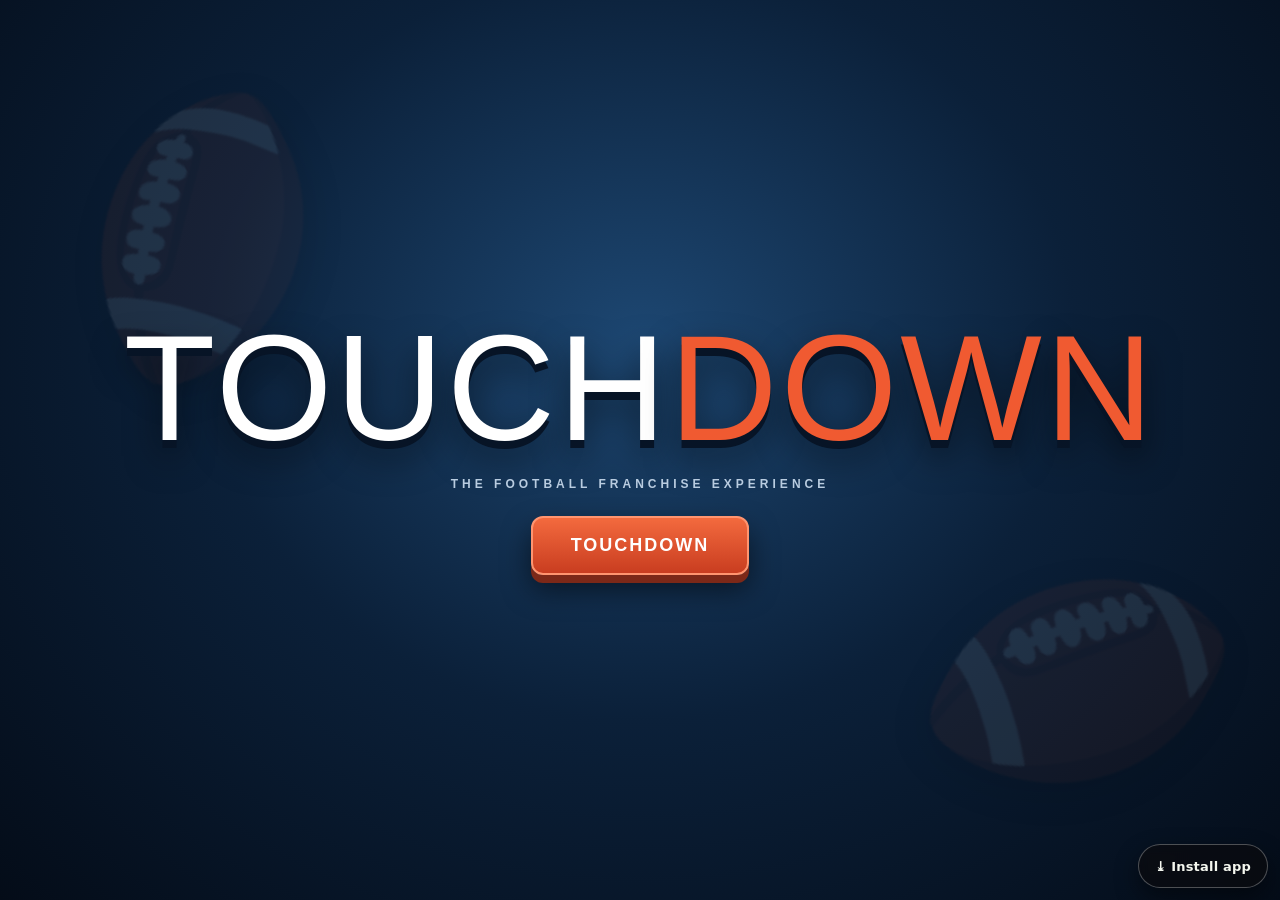
<file: games/touchdown/index.html>
<!DOCTYPE html>
<html lang="en">
<head>
<meta charset="UTF-8"><meta name="viewport" content="width=device-width,initial-scale=1">
<title>Touchdown</title>
<style>
:root{--site-primary:#102c52;--site-secondary:#d84b26;--site-background:#071426;--site-on-primary:#ffffff;--site-on-secondary:#ffffff;--site-on-background:#f3f6fb;--site-font-body:Inter,Arial,sans-serif;--site-font-heading:Impact,'Arial Narrow',sans-serif;--site-heading-scale:1;--site-spacing-scale:1;--site-radius-scale:1;--site-decoration-opacity:1;color-scheme:dark}
*{box-sizing:border-box}body{margin:0;background:var(--site-background);color:var(--site-on-background);font-family:var(--site-font-body);min-height:100vh}.app{min-height:100vh;background:linear-gradient(145deg,#0b1d35,#071426 55%,#101d2d);padding:24px;}.top{display:flex;justify-content:space-between;align-items:center;max-width:1200px;margin:0 auto 24px}.brand{font:clamp(32px,5vw,56px)/.9 var(--site-font-heading);letter-spacing:2px;color:white}.brand span{color:#f05a31}.tag{font-size:11px;letter-spacing:3px;color:#9eb0c7;margin-top:8px}.pill{border:1px solid #34506d;border-radius:30px;padding:8px 13px;color:#b9c9dc;font-size:12px}.wrap{max-width:1200px;margin:auto}.panel{background:#10243c;border:1px solid #29435e;border-radius:16px;padding:22px;box-shadow:0 12px 32px #0003}.hero{display:grid;grid-template-columns:1.2fr .8fr;gap:22px;align-items:stretch}.hero-main{padding:clamp(25px,5vw,54px);background:linear-gradient(125deg,#153b64,#10243c);position:relative;overflow:hidden}.hero-main:after{content:'🏈';position:absolute;font-size:190px;right:3%;bottom:-30px;opacity:.12;transform:rotate(-25deg)}h1,h2,h3{margin:0 0 12px}h1{font:clamp(42px,7vw,76px)/.92 var(--site-font-heading);letter-spacing:1px}h2{font:28px var(--site-font-heading);letter-spacing:1px}h3{font-size:16px}.muted{color:#9fb1c7;line-height:1.5}.btn{border:0;border-radius:9px;background:#e4512b;color:white;font-weight:800;padding:12px 18px;cursor:pointer;letter-spacing:.4px}.btn:hover{filter:brightness(1.12)}.btn.secondary{background:#254462;border:1px solid #46617d}.btn.ghost{background:transparent;border:1px solid #49617b;color:#dbe7f4}.btn:disabled{opacity:.45;cursor:not-allowed}.actions{display:flex;gap:10px;flex-wrap:wrap;margin-top:22px}.stack{display:grid;gap:12px}.team-grid{display:grid;grid-template-columns:repeat(auto-fill,minmax(160px,1fr));gap:10px;margin-top:18px}.team{display:flex;align-items:center;gap:10px;text-align:left;background:#0b1b2e;border:1px solid #29435e;color:white;border-radius:10px;padding:12px;cursor:pointer;min-height:62px}.team.selected{border:2px solid #f05a31;background:#24374b}.logo{width:34px;height:34px;display:grid;place-items:center;border-radius:50%;font-weight:900;background:#213d5b;color:#fff;flex-shrink:0}.team small{display:block;color:#9fb1c7;font-size:10px;margin-top:3px}.hidden{display:none!important}.section-head{display:flex;justify-content:space-between;gap:12px;align-items:center;margin-bottom:16px}.grid2{display:grid;grid-template-columns:1fr 1fr;gap:18px}.position-grid{display:grid;grid-template-columns:repeat(auto-fill,minmax(210px,1fr));gap:10px}.pos{background:#0b1b2e;border:1px solid #29435e;border-radius:10px;padding:12px}.pos label{font-size:11px;color:#9fb1c7;display:block;margin-bottom:7px;letter-spacing:1px}.pos input,.pos select{width:100%;background:#152b43;color:#fff;border:1px solid #45617e;border-radius:7px;padding:10px}.statrow{display:flex;gap:10px;flex-wrap:wrap}.stat{flex:1;min-width:100px;background:#0a1a2c;padding:14px;border-radius:10px}.stat b{font-size:25px;display:block}.stat small{color:#9fb1c7}.schedule{display:grid;gap:8px}.game-row{display:grid;grid-template-columns:60px 1fr auto auto;align-items:center;gap:12px;padding:12px;background:#0a1a2c;border:1px solid #263f59;border-radius:9px}.week{font-size:11px;color:#8ea5bf}.badge{font-size:11px;background:#243d59;padding:6px 8px;border-radius:20px;color:#c8d8e9}.field{background:repeating-linear-gradient(90deg,#17613e 0,#17613e 9.8%,#1c7048 9.8%,#1c7048 19.6%);border:5px solid #e5e9e6;border-radius:12px;padding:18px;color:white;position:relative;overflow:hidden}.yard{display:flex;justify-content:space-between;font-size:11px;font-weight:900;opacity:.8}.ballspot{height:72px;display:flex;align-items:center;justify-content:center;position:relative}.ball{font-size:30px;filter:drop-shadow(0 3px 2px #0008)}.game-layout{display:grid;grid-template-columns:1fr 290px;gap:16px}.play-controls{display:grid;grid-template-columns:repeat(2,1fr);gap:9px}.play-controls button{min-height:65px}.playlog{background:#09192a;border-radius:9px;padding:12px;min-height:110px;color:#bfd0e2;font-size:13px;line-height:1.55}.scoreboard{display:flex;justify-content:space-between;align-items:center;background:#09192a;padding:15px;border-radius:10px;margin-bottom:12px}.score{font:36px var(--site-font-heading)}.notice{background:#402b1d;border:1px solid #87502b;color:#ffd6b4;border-radius:9px;padding:12px;font-size:13px;margin:12px 0}.standings{width:100%;border-collapse:collapse;font-size:13px}.standings td,.standings th{padding:9px;border-bottom:1px solid #29435e;text-align:left}.standings th{color:#9fb1c7}.champ{font-size:42px;text-align:center;padding:26px}.footer{color:#7188a3;text-align:center;font-size:11px;margin:24px}
@media(max-width:800px){.hero,.grid2,.game-layout{grid-template-columns:1fr}.game-row{grid-template-columns:42px 1fr auto}.game-row .badge{display:none}.app{padding:14px}.top{margin-bottom:16px}}

/* Madden-style live match controls */
.field-live{padding:0;border:0;background:#145b38;min-height:0;aspect-ratio:2/1;border-radius:12px;box-shadow:0 12px 28px #0005}
#fieldCanvas{display:block;width:100%;height:auto;aspect-ratio:2/1;border-radius:9px;touch-action:none}
.field-overlay{position:absolute;left:14px;right:14px;top:12px;display:flex;justify-content:space-between;pointer-events:none;font-size:10px;font-weight:900;letter-spacing:1.5px;text-shadow:0 2px 4px #000}
.controller{display:grid;grid-template-columns:1fr 1fr;gap:12px;margin-top:12px;background:#09192a;border:1px solid #29435e;border-radius:12px;padding:12px}
.controller-left{display:flex;align-items:center;gap:14px;min-width:0}
.dpad{display:grid;justify-items:center;gap:4px;flex:0 0 auto}
.dpad>div{display:flex;gap:4px}
.dpad button{width:39px;height:35px;border:1px solid #45617e;border-radius:7px;background:#1c3855;color:#fff;font-size:16px;font-weight:900;touch-action:none}
.keyhelp{font-size:10px;line-height:1.8;color:#9fb1c7;letter-spacing:.3px}
.controller-actions{display:grid;grid-template-columns:repeat(2,minmax(0,1fr));gap:7px}
.controller-actions .btn{padding:10px 8px;font-size:11px;min-height:42px}
@media(max-width:800px){.controller{grid-template-columns:1fr}.controller-left{justify-content:center}.keyhelp{font-size:9px}.game-layout{grid-template-columns:1fr}}

</style>
<link rel="icon" type="image/png" sizes="48x48" href="[data-uri]">
<link rel="apple-touch-icon" sizes="180x180" href="icons/icon-180.png">
<link rel="manifest" href="manifest.webmanifest">
<meta name="theme-color" content="#102c52">
<meta name="application-name" content="Touchdown">
<meta name="apple-mobile-web-app-title" content="Touchdown">
<meta name="apple-mobile-web-app-capable" content="yes">
<meta name="description" content="Touchdown — build a lineup for any NFL franchise and play a full 17-game season plus the playoffs.">
</head>
<body><main class="app"><header class="top"><div><div class="brand">TOUCH<span>DOWN</span></div><div class="tag">BUILD YOUR TEAM. OWN THE SEASON.</div></div><div class="pill">NFL FRANCHISE MODE</div></header><div class="wrap">
<section id="home" class="hero"><div class="panel hero-main"><div class="pill">YOUR ROAD TO THE SUPER BOWL</div><h1>TAKE THE<br><span style="color:#f05a31">FIELD.</span></h1><p class="muted">Choose your favorite NFL franchise. Build your lineup, take on the league, fight through the playoffs, and play the Super Bowl if you make it.</p><div class="actions"><button class="btn" onclick="show('choose')">START YOUR SEASON →</button></div></div><div class="panel stack"><h2>THE FRANCHISE CHALLENGE</h2><div class="statrow"><div class="stat"><b>32</b><small>REAL NFL TEAMS</small></div><div class="stat"><b>17</b><small>REGULAR-SEASON GAMES</small></div></div><div class="statrow"><div class="stat"><b>7</b><small>PLAYOFF TEAMS PER CONFERENCE</small></div><div class="stat"><b>1</b><small>SUPER BOWL CHAMPION</small></div></div><p class="muted">No made-up opponents. Your schedule is built from actual NFL franchises.</p></div></section>
<section id="choose" class="panel hidden"><div class="section-head"><div><h2>CHOOSE YOUR NFL TEAM</h2><div class="muted">Pick the franchise you want to lead.</div></div><button class="btn ghost" onclick="show('home')">← BACK</button></div><div class="team-grid" id="teams"></div><div class="actions"><button class="btn" id="teamNext" disabled onclick="show('roster')">CONTINUE TO LINEUP →</button></div></section>
<section id="roster" class="panel hidden"><div class="section-head"><div><h2>BUILD YOUR STARTING LINEUP</h2><div class="muted" id="rosterTeam">Choose the players who take the field at every position.</div></div><button class="btn ghost" onclick="show('choose')">← TEAMS</button></div><div class="notice">Customize every position with your own player names. Set the overall rating to shape how your team performs.</div><div class="position-grid" id="positions"></div><div class="actions"><button class="btn" onclick="show('seasonmode')">SAVE LINEUP →</button></div></section>
<section id="seasonmode" class="panel hidden"><div class="section-head"><div><h2>HOW DO YOU WANT TO PLAY?</h2><div class="muted">Your franchise. Your season.</div></div><button class="btn ghost" onclick="show('roster')">← LINEUP</button></div><div class="grid2"><div class="panel"><h3>🏈 PLAY THE MATCHES</h3><p class="muted">Take control of your offense in each game. Call runs, passes, field goals, and punts. Earn your playoff spot on the field.</p><button class="btn" onclick="startSeason('play')">PLAY MY SEASON</button></div><div class="panel"><h3>📈 SIMULATE THE SEASON</h3><p class="muted">Simulate all 17 regular-season games and see if your team earns a playoff berth. You must play the Super Bowl if you reach it.</p><button class="btn secondary" onclick="startSeason('sim')">SIMULATE SEASON</button></div></div></section>
<section id="dashboard" class="hidden"><div class="section-head"><div><h2 id="dashTitle">YOUR FRANCHISE</h2><div class="muted" id="dashSub"></div></div><button class="btn ghost" onclick="show('home')">EXIT TO HOME</button></div><div class="statrow" id="stats"></div><div class="grid2" style="margin-top:18px"><div class="panel"><div class="section-head"><h2>SEASON SCHEDULE</h2><span class="badge" id="phase">REGULAR SEASON</span></div><div class="schedule" id="schedule"></div></div><div class="panel"><h2>LEAGUE STANDINGS</h2><div class="muted" style="margin-bottom:12px">Your conference race to the playoffs.</div><div id="table"></div><div class="actions"><button class="btn secondary" id="simRest" onclick="simulateRemaining()">SIMULATE REMAINING GAMES</button></div></div></div></section>
<section id="match" class="panel hidden"><div class="section-head"><div><h2 id="matchTitle">GAME DAY</h2><div class="muted" id="matchInfo">Regular season</div></div><button class="btn ghost" onclick="backDashboard()">← SCHEDULE</button></div><div class="scoreboard"><div><div id="homeLabel">YOUR TEAM</div><div class="score" id="homeScore">0</div></div><div style="text-align:center"><b id="quarter">Q1</b><div class="muted" id="clock">15:00</div><div class="badge" id="down">1st & 10</div></div><div style="text-align:right"><div id="awayLabel">OPPONENT</div><div class="score" id="awayScore">0</div></div></div><div class="game-layout"><div><div class="field field-live"><canvas id="fieldCanvas" width="1000" height="500" aria-label="Interactive American football field"></canvas><div class="field-overlay"><span id="possessionLabel">YOUR OFFENSE</span><span id="targetLabel">TARGET: 1</span></div></div><div class="notice" id="situation">Line up and press SNAP to start the play.</div><div class="controller"><div class="controller-left"><div class="dpad"><button onpointerdown="pressKey('ArrowUp',true)" onpointerup="pressKey('ArrowUp',false)" onpointerleave="pressKey('ArrowUp',false)">▲</button><div><button onpointerdown="pressKey('ArrowLeft',true)" onpointerup="pressKey('ArrowLeft',false)" onpointerleave="pressKey('ArrowLeft',false)">◀</button><button onpointerdown="pressKey('ArrowDown',true)" onpointerup="pressKey('ArrowDown',false)" onpointerleave="pressKey('ArrowDown',false)">▼</button><button onpointerdown="pressKey('ArrowRight',true)" onpointerup="pressKey('ArrowRight',false)" onpointerleave="pressKey('ArrowRight',false)">▶</button></div></div><div class="keyhelp">WASD / ARROWS MOVE<br>SHIFT SPRINT · E SWITCH<br>1–4 SELECT RECEIVER · P PASS<br>SPACE DIVE / TACKLE</div></div><div class="controller-actions"><button class="btn" id="snapBtn" onclick="snapPlay()">🏈 SNAP / HIKE</button><button class="btn secondary" onclick="passBall()">🎯 PASS</button><button class="btn secondary" onclick="switchPlayer()">🔁 SWITCH</button><button class="btn secondary" onpointerdown="pressKey('Shift',true)" onpointerup="pressKey('Shift',false)" onpointerleave="pressKey('Shift',false)">⚡ SPRINT</button><button class="btn secondary" onclick="diveTackle()">🛡 TACKLE / DIVE</button><button class="btn ghost" onclick="specialTeams('kick')">FIELD GOAL</button><button class="btn ghost" onclick="specialTeams('punt')">PUNT</button></div></div></div><div class="stack"><h3>GAME CENTER</h3><div class="playlog" id="log">Your players are lined up. Take control and drive downfield!</div><div class="muted">Control the ball carrier with your keyboard or the on-screen pad. Pass to receivers, avoid tackles, and cross the goal line.</div><div class="stat"><b id="controlledName">QB #12</b><small>PLAYER YOU CONTROL</small></div><button class="btn ghost" onclick="finishMatch(false)">FORFEIT GAME</button></div></div></section>
<section id="champion" class="panel hidden"><div class="champ">🏆</div><h1 style="text-align:center">SUPER BOWL CHAMPIONS!</h1><p class="muted" style="text-align:center" id="champText">You did it.</p><div class="actions" style="justify-content:center"><button class="btn" onclick="location.reload()">START A NEW FRANCHISE</button></div></section>
<div class="footer">TOUCHDOWN • FRANCHISE MODE • NFL TEAM SEASON EXPERIENCE</div></div></main>
<script>
const teams=[['Arizona Cardinals','ARI','🔴'],['Atlanta Falcons','ATL','🔴'],['Baltimore Ravens','BAL','🟣'],['Buffalo Bills','BUF','🔵'],['Carolina Panthers','CAR','🔵'],['Chicago Bears','CHI','🟠'],['Cincinnati Bengals','CIN','🟠'],['Cleveland Browns','CLE','🟤'],['Dallas Cowboys','DAL','⭐'],['Denver Broncos','DEN','🟠'],['Detroit Lions','DET','🩵'],['Green Bay Packers','GB','🟢'],['Houston Texans','HOU','🔴'],['Indianapolis Colts','IND','🔵'],['Jacksonville Jaguars','JAX','🟢'],['Kansas City Chiefs','KC','🔴'],['Las Vegas Raiders','LV','⚫'],['Los Angeles Chargers','LAC','⚡'],['Los Angeles Rams','LAR','🐏'],['Miami Dolphins','MIA','🩵'],['Minnesota Vikings','MIN','🟣'],['New England Patriots','NE','🔵'],['New Orleans Saints','NO','⚜️'],['New York Giants','NYG','🔵'],['New York Jets','NYJ','🟢'],['Philadelphia Eagles','PHI','🦅'],['Pittsburgh Steelers','PIT','🟡'],['San Francisco 49ers','SF','🔴'],['Seattle Seahawks','SEA','🟢'],['Tampa Bay Buccaneers','TB','🔴'],['Tennessee Titans','TEN','🩵'],['Washington Commanders','WAS','🔴']];
const positions=['QB','RB','WR1','WR2','TE','LT','LG','C','RG','RT','LE','DT1','DT2','RE','LOLB','MLB','ROLB','CB1','CB2','FS','SS','K','P'];
const defaults={QB:'Quarterback',RB:'Running Back',WR1:'Wide Receiver 1',WR2:'Wide Receiver 2',TE:'Tight End',LT:'Left Tackle',LG:'Left Guard',C:'Center',RG:'Right Guard',RT:'Right Tackle',LE:'Left Defensive End',DT1:'Defensive Tackle 1',DT2:'Defensive Tackle 2',RE:'Right Defensive End',LOLB:'Left Outside Linebacker',MLB:'Middle Linebacker',ROLB:'Right Outside Linebacker',CB1:'Cornerback 1',CB2:'Cornerback 2',FS:'Free Safety',SS:'Strong Safety',K:'Kicker',P:'Punter'};
let selected=null,mode='play',record=[],schedule=[],current=null,gameState=null,week=0,playoffRound=0,teamRating=78;
function show(id){document.querySelectorAll('.wrap>section').forEach(s=>s.classList.add('hidden'));document.getElementById(id).classList.remove('hidden');window.scrollTo(0,0)}
const teamGrid=document.getElementById('teams');teams.forEach(t=>{let b=document.createElement('button');b.className='team';b.innerHTML=`<span class="logo">${t[2]}</span><span><b>${t[0]}</b><small>${t[1]}</small></span>`;b.onclick=()=>{selected=t;document.querySelectorAll('.team').forEach(x=>x.classList.remove('selected'));b.classList.add('selected');document.getElementById('teamNext').disabled=false};teamGrid.appendChild(b)});
positions.forEach(p=>{let d=document.createElement('div');d.className='pos';d.innerHTML=`<label>${p} — ${defaults[p]}</label><input id="name-${p}" value="${p==='QB'?'Your Franchise QB':p==='RB'?'Your Starting RB':defaults[p]+' 1'}" maxlength="28"><select id="rate-${p}"><option value="90">Elite • 90</option><option value="85">Star • 85</option><option value="80" selected>Starter • 80</option><option value="75">Solid • 75</option><option value="70">Rookie • 70</option><option value="60">Developing • 60</option></select>`;document.getElementById('positions').appendChild(d)});
document.getElementById('teamNext').onclick=()=>{document.getElementById('rosterTeam').textContent=`${selected[0]} • Set the name and rating for all 23 starting positions.`;show('roster')};
function getRating(){return Math.round(positions.reduce((s,p)=>s+Number(document.getElementById('rate-'+p).value),0)/positions.length)}
function startSeason(m){mode=m;teamRating=getRating();let others=teams.filter(t=>t!==selected);let seed=teams.findIndex(t=>t===selected);schedule=[];for(let i=0;i<17;i++){let opp=others[(seed*7+i*11+i%3*5)%others.length];schedule.push({week:i+1,opp,done:false,score:0,against:0,result:'Upcoming'})}record=[];week=0;playoffRound=0;renderDash();show('dashboard');if(mode==='sim')simulateRemaining()}
function renderDash(){document.getElementById('dashTitle').textContent=selected[0].toUpperCase();document.getElementById('dashSub').textContent=`${selected[0]} • ${teamRating} overall • ${record.filter(x=>x.win).length}-${record.filter(x=>!x.win).length}`;let w=record.filter(x=>x.win).length,l=record.length-w;document.getElementById('stats').innerHTML=`<div class="stat"><b>${w}-${l}</b><small>WIN-LOSS RECORD</small></div><div class="stat"><b>${record.reduce((s,x)=>s+x.score,0)}</b><small>POINTS SCORED</small></div><div class="stat"><b>${Math.max(0,17-record.length)}</b><small>GAMES LEFT</small></div><div class="stat"><b>${teamRating}</b><small>TEAM OVERALL</small></div>`;document.getElementById('schedule').innerHTML=schedule.map((g,i)=>`<div class="game-row"><span class="week">WK ${g.week}</span><div><b>${selected[1]} vs ${g.opp[1]}</b><div class="muted">${g.opp[0]}</div></div><span class="badge">${g.result}</span>${g.done?`<b>${g.score}-${g.against}</b>`:`<button class="btn" onclick="openMatch(${i})">${mode==='sim'?'VIEW':'PLAY'}</button>`}</div>`).join('');let sorted=teams.map((t,i)=>({t,w:i===teams.indexOf(selected)?w:Math.max(2,Math.min(14,Math.round(8+(Math.sin(i*17+seedNum())*3)+(i%4))))})).sort((a,b)=>b.w-a.w);document.getElementById('table').innerHTML=`<table class="standings"><tr><th>#</th><th>TEAM</th><th>W</th></tr>${sorted.slice(0,8).map((x,i)=>`<tr><td>${i+1}</td><td>${x.t[0]} ${x.t===selected?'★':''}</td><td>${x.w}</td></tr>`).join('')}</table>`;document.getElementById('simRest').classList.toggle('hidden',record.length===17);document.getElementById('phase').textContent=record.length<17?'REGULAR SEASON':playoffRound?'PLAYOFFS':'SEASON COMPLETE'}
function seedNum(){return teams.indexOf(selected)}
function simulateOne(i){let g=schedule[i];if(g.done)return;let diff=(teamRating-78)/7;g.score=Math.max(3,Math.round(23+Math.sin((i+1)*4+seedNum())*8+diff*2));g.against=Math.max(0,Math.round(22+Math.cos((i+2)*3+seedNum())*8-diff*1.5));g.result=g.score>g.against?'WIN':g.score===g.against?'TIE':'LOSS';g.done=true;record.push({win:g.score>g.against,score:g.score,against:g.against});}
function simulateRemaining(){for(let i=0;i<17;i++)simulateOne(i);renderDash();if(record.length===17)checkPlayoffs()}
function openMatch(i){current=i;let g=schedule[i];if(g.done){alert(`${g.result}: ${g.score} - ${g.against}`);return}gameState={home:0,away:0,quarter:1,clock:900,down:1,toGo:10,spot:25,poss:true,plays:0};document.getElementById('matchTitle').textContent=`WEEK ${g.week} • GAME DAY`;document.getElementById('matchInfo').textContent=`${selected[0]} vs ${g.opp[0]}`;document.getElementById('homeLabel').textContent=selected[1];document.getElementById('awayLabel').textContent=g.opp[1];document.getElementById('log').textContent='Kickoff! Your offense takes the field.';updateGame();show('match')}
function ordinal(n){return n===1?'1st':n===2?'2nd':n===3?'3rd':'4th'}
function updateGame(){let s=gameState;document.getElementById('homeScore').textContent=s.home;document.getElementById('awayScore').textContent=s.away;document.getElementById('quarter').textContent='Q'+s.quarter;document.getElementById('clock').textContent=`${Math.floor(s.clock/60)}:${String(s.clock%60).padStart(2,'0')}`;document.getElementById('down').textContent=`${ordinal(s.down)} & ${s.toGo}`;document.getElementById('situation').textContent=`Ball on your ${s.spot}-yard line • ${ordinal(s.down)} and ${s.toGo}`}
function play(type){let s=gameState;if(!s||s.quarter>4)return;let log='',gain=0;let skill=(teamRating-75)/100;if(type==='run'){gain=Math.round(Math.random()*8+2+skill*5);log=Math.random()<.18?'TACKLED FOR A LOSS!':`Run up the middle for ${gain} yards.`;if(log.startsWith('TACKLED'))gain=-2}else if(type==='pass'){let r=Math.random();if(r<.13){log='INTERCEPTED! The defense takes over.';s.away+=Math.random()<.2?7:0;s.spot=25;s.down=1;s.toGo=10;s.poss=false}else if(r<.35){log='Incomplete pass.';gain=0}else{gain=Math.round(7+Math.random()*19+skill*7);log=`Complete pass! Gain of ${gain} yards.`}}else if(type==='kick'){if(s.spot>=45){s.home+=3;log='FIELD GOAL IS GOOD! +3 points.';s.spot=25;s.down=1;s.toGo=10}else{log='Too far out. Field goal attempt missed!';s.spot=25;s.down=1;s.toGo=10;s.poss=false}}else{log='Punt downfield. The opponent takes possession.';s.spot=25;s.down=1;s.toGo=10;s.poss=false}
if(type==='run'||(type==='pass'&&gain>0)){s.spot+=gain;s.toGo-=gain;if(s.spot>=100){s.home+=7;log='TOUCHDOWN! Six points and the extra point is good!';s.spot=25;s.down=1;s.toGo=10}else if(s.toGo<=0){s.down=1;s.toGo=10;log+=' FIRST DOWN!'}else{s.down++;if(s.down>4){log+=' TURNOVER ON DOWNS.';s.spot=25;s.down=1;s.toGo=10;s.poss=false}}}else if(type==='pass'&&gain===0){s.down++;if(s.down>4){log+=' TURNOVER ON DOWNS.';s.spot=25;s.down=1;s.toGo=10;s.poss=false}}
let elapsed=25+Math.floor(Math.random()*26);s.clock=Math.max(0,s.clock-elapsed);s.plays++;if(s.plays%5===0||s.clock===0){let oppScore=Math.random()<.3?3:Math.random()<.08?7:0;s.away+=oppScore;if(oppScore)log+=` Opponent scores ${oppScore}.`;s.clock=900;s.quarter++;if(s.quarter===3)log+=' Halftime!';}
document.getElementById('log').textContent=log;updateGame();if(s.quarter>4||s.plays>=22){if(s.home===s.away){s.home+=3;log+=' OVERTIME: your team wins with a field goal!';document.getElementById('log').textContent=log}finishMatch(true)}}
function recordMatchResult(completed){let g=schedule[current],s=gameState;if(!g||g.done)return;g.score=s.home;g.against=s.away;g.done=true;g.result=s.home>s.away?'WIN':s.home===s.away?'TIE':'LOSS';record.push({win:s.home>s.away,score:s.home,against:s.away});renderDash();show('dashboard');if(record.length===17)checkPlayoffs()}
function backDashboard(){show('dashboard')}
function checkPlayoffs(){if(document.getElementById('phase').textContent==='PLAYOFFS')return;let wins=record.filter(x=>x.win).length;let qualified=wins>=9;if(!qualified){document.getElementById('dashSub').textContent+=` • Season over — ${wins} wins, playoff cutoff not reached.`;document.getElementById('phase').textContent='OFFSEASON';return}document.getElementById('phase').textContent='PLAYOFFS';document.getElementById('simRest').classList.add('hidden');let opp=teams.filter(t=>t!==selected).sort((a,b)=>a[0].localeCompare(b[0]))[(seedNum()*3+4)%31];document.getElementById('schedule').innerHTML+=`<div class="notice"><b>🏆 PLAYOFF BERTH EARNED!</b><br>Your next opponent: ${opp[0]}. Win through the playoffs to reach the Super Bowl.</div><button class="btn" onclick="startPlayoff(0)">PLAY WILD CARD ROUND →</button>`}
function startPlayoff(round){playoffRound=round+1;let opponents=teams.filter(t=>t!==selected);let opp=opponents[(seedNum()*5+round*7+3)%31];current=-1;gameState={home:0,away:0,quarter:1,clock:900,down:1,toGo:10,spot:25,poss:true,plays:0};document.getElementById('matchTitle').textContent=['WILD CARD','DIVISIONAL ROUND','CONFERENCE CHAMPIONSHIP','SUPER BOWL'][round];document.getElementById('matchInfo').textContent=`${selected[0]} vs ${opp[0]} • WIN OR GO HOME`;document.getElementById('homeLabel').textContent=selected[1];document.getElementById('awayLabel').textContent=opp[1];document.getElementById('log').textContent='Playoff football. Every play matters.';let old=finishMatch;window.updateGame();show('match');window.finishMatch=function(done){let s=gameState,win=s.home>=s.away;window.finishMatch=old;if(round===3){show('champion');document.getElementById('champText').textContent=win?`${selected[0]} are Super Bowl champions! Final score ${s.home}-${s.away}.`:`${selected[0]} fought hard in the Super Bowl. Final score ${s.home}-${s.away}. Start a new franchise to try again.`;return}if(win){show('dashboard');document.getElementById('schedule').innerHTML+=`<div class="notice">You won the ${['Wild Card','Divisional','Conference Championship'][round]}! <button class="btn" onclick="startPlayoff(${round+1})">NEXT PLAYOFF ROUND →</button></div>`}else{show('dashboard');document.getElementById('dashSub').textContent='Playoff run ended. Better luck next season.'}}}
</script>
<script>
// Live on-field control layer. This replaces the old choose-a-play-only match flow.
const legacyFinishMatch = recordMatchResult;
let fieldEngine = null;
let keyState = Object.create(null);
let fieldRafStarted = false;
let playoffOpponentName = '';
const canvas = document.getElementById('fieldCanvas');
const ctx = canvas.getContext('2d');
const ownColorByTeam = {
  ARI:'#97233f',ATL:'#a71930',BAL:'#241773',BUF:'#00338d',CAR:'#0085ca',CHI:'#0b1f3a',CIN:'#fb4f14',CLE:'#311d00',DAL:'#003594',DEN:'#fb4f14',DET:'#0076b8',GB:'#203731',HOU:'#03202f',IND:'#002c5f',JAX:'#006778',KC:'#e31837',LV:'#a5acaf',LAC:'#0080c6',LAR:'#003594',MIA:'#008e97',MIN:'#4f2683',NE:'#002244',NO:'#d3bc8d',NYG:'#0b2265',NYJ:'#125740',PHI:'#004c54',PIT:'#ffb612',SF:'#aa0000',SEA:'#002244',TB:'#d50a0a',TEN:'#4b92db',WAS:'#5a1414'
};
const ownNames = ['QB','C','LG','RG','LT','RT','RB','FB','TE','WR1','WR2'];
const ownNums = [12,62,65,73,74,78,28,40,87,11,17];
const oppNums = [8,60,66,71,72,77,25,44,88,10,16];
const receiverSlots = [9,10,8,6];
function clamp(v,a,b){return Math.max(a,Math.min(b,v));}
function teamShort(){return selected?selected[1]:'HOME';}
function initLiveMatch(){
  const s=gameState;
  if(!s)return;
  fieldEngine={own:[],opp:[],live:false,side:s.poss===false?'defense':'offense',carrier:0,control:0,target:0,flight:null,elapsed:0,scrimmage:0,startedAt:0,playNumber:0,done:false,log:'Players are set. Press SNAP / HIKE to start.',dive:false};
  makeFormation();
  document.getElementById('log').textContent=fieldEngine.log;
  document.getElementById('snapBtn').textContent='🏈 SNAP / HIKE';
  updateGame();
  drawField();
  document.getElementById('controlledName').textContent=playerLabel();
  document.getElementById('possessionLabel').textContent=fieldEngine.side==='offense'?'YOUR OFFENSE':'YOUR DEFENSE';
  if(!fieldRafStarted){fieldRafStarted=true;requestAnimationFrame(liveLoop);}
}
function makeFormation(){
  const s=gameState,e=fieldEngine;
  const line=100+s.spot*8;
  const ownBase=s.poss===false?line+55:line-48;
  const oppBase=s.poss===false?line-95:line+125;
  const ownPos=[[-24,250],[-8,250],[-14,205],[-14,295],[18,165],[18,335],[-72,190],[-66,310],[28,125],[24,80],[24,420]];
  const oppPos=[[0,250],[30,205],[30,295],[54,155],[54,345],[88,250],[112,125],[112,375],[145,90],[145,410],[165,250]];
  e.own=ownPos.map((a,i)=>({x:clamp(ownBase+a[0],75,925),y:a[1],n:ownNums[i],role:ownNames[i],team:'own',speed:2.15}));
  e.opp=oppPos.map((a,i)=>({x:clamp(oppBase+a[0],75,925),y:a[1],n:oppNums[i],role:'DEF',team:'opp',speed:1.5}));
  if(s.poss===false){
    // Flip the attacking direction for the opponent's possession.
    e.opp=e.opp.map(p=>({...p,x:1000-p.x}));
    e.own=e.own.map(p=>({...p,x:1000-p.x}));
    e.carrier=0;e.control=5;e.side='defense';
  }else{e.carrier=0;e.control=0;e.side='offense';}
  e.scrimmage=s.poss===false?e.opp[0].x:e.own[0].x;e.elapsed=0;e.flight=null;e.target=0;e.dive=false;e.done=false;e.midfieldBonusUsed=false;
  e.ownColor='#c83b36';
  e.oppColor='#1b4e91';
  const cn=document.getElementById('controlledName');if(cn)cn.textContent=playerLabel();
}
function playerLabel(){
  if(!fieldEngine)return 'QB';
  const arr=fieldEngine.own;
  const p=arr[fieldEngine.control]||arr[0];
  return `${p.role} #${p.n}`;
}
function snapPlay(){
  const e=fieldEngine,s=gameState;if(!e||!s||e.live||e.done)return;
  e.live=true;e.elapsed=0;e.startedAt=performance.now();e.log=e.side==='offense'?'SNAP! Find a lane or hit a receiver.':'Opponent snaps the ball. Get to the runner!';
  document.getElementById('log').textContent=e.log;
  document.getElementById('snapBtn').textContent='PLAY IN PROGRESS';
}
function pressKey(k,on){keyState[k]=on;}
function switchPlayer(){
  const e=fieldEngine;if(!e||e.live===false)return;
  if(e.side==='offense'){
    const choices=receiverSlots;
    let ix=choices.indexOf(e.control);e.control=choices[(ix+1+choices.length)%choices.length];
    e.log=`Switched control to ${playerLabel()}.`;
  }else{e.control=(e.control+1)%e.own.length;e.log=`Defender selected: ${playerLabel()}.`;}
  document.getElementById('controlledName').textContent=playerLabel();document.getElementById('log').textContent=e.log;
}
function selectTarget(n){if(!fieldEngine)return;fieldEngine.target=clamp(n,0,3);document.getElementById('targetLabel').textContent=`TARGET: ${fieldEngine.target+1}`;}
function passBall(){
  const e=fieldEngine;if(!e||!e.live||e.side!=='offense'||e.flight||e.control!==e.carrier){
    if(e&&e.side==='offense'&&e.control!==e.carrier){e.control=e.carrier;document.getElementById('controlledName').textContent=playerLabel();}
    return;
  }
  const targetIndex=receiverSlots[e.target];
  const receiver=e.own[targetIndex];
  if(!receiver)return;
  e.flight={from:{x:e.own[e.carrier].x,y:e.own[e.carrier].y},to:receiver,t:0,targetIndex};
  e.log=`Pass in the air to ${receiver.role} #${receiver.n}!`;
  document.getElementById('log').textContent=e.log;
}
function diveTackle(){
  const e=fieldEngine;if(!e||!e.live)return;
  if(e.side==='defense'){
    const d=e.own[e.control],runner=e.opp[e.carrier];
    if(Math.hypot(d.x-runner.x,d.y-runner.y)<56){endLivePlay('BIG TACKLE!');}
    else{e.dive=true;e.log='Dive tackle! Close the gap to the runner.';document.getElementById('log').textContent=e.log;}
  }else{e.dive=true;e.log='You lowered your shoulder and dove forward!';document.getElementById('log').textContent=e.log;}
}
function specialTeams(type){
  const s=gameState,e=fieldEngine;if(!s||!e||e.live||e.done||e.side!=='offense')return;
  if(type==='kick'){
    if(s.spot>=55){s.home+=3;e.log='FIELD GOAL IS GOOD! +3 points.';}else{e.log='Field goal is out of range. The kick is no good.';}
  }else{e.log='Punt away! The opponent takes possession.';}
  s.poss=false;s.down=1;s.toGo=10;const land=s.spot+35;s.spot=type==='kick'?25:(land>=95?20:100-land);advanceClock();makeFormation();updateGame();document.getElementById('log').textContent=e.log;drawField();
}
function advanceClock(){
  const s=gameState;s.clock=Math.max(0,s.clock-38);s.plays=(s.plays||0)+1;
  if(s.plays%5===0){s.quarter++;s.clock=900;}
  updateGame();
  if(s.quarter>4||s.plays>=20){completeLiveMatch();}
}
function endLivePlay(message){
  const e=fieldEngine,s=gameState;if(!e||!e.live||e.done)return;
  e.live=false;e.done=true;
  const runner=(e.side==='offense'?e.own:e.opp)[e.carrier];
  let gain=e.side==='offense'?Math.round((runner.x-e.scrimmage)/8):Math.round((e.scrimmage-runner.x)/8);
  gain=clamp(gain,-12,70);
  let text=message||'Tackled!';
  if(e.side==='offense'){
    if(runner.x>=900){s.home+=7;s.spot=25;s.poss=false;s.down=1;s.toGo=10;text='TOUCHDOWN! You crossed the goal line! +7';}
    else{s.spot=clamp(s.spot+gain,1,99);s.toGo=Math.max(0,s.toGo-gain);if(s.toGo===0){s.down=1;s.toGo=10;text+=' FIRST DOWN!';}else{s.down++;text+=` Gain of ${gain} yards.`;if(s.down>4){s.spot=100-s.spot;s.poss=false;s.down=1;s.toGo=10;text+=' TURNOVER ON DOWNS!';}}}
  }else{
    if(runner.x<=100){s.away+=7;s.spot=25;s.poss=true;s.down=1;s.toGo=10;text='THE OPPONENT SCORES A TOUCHDOWN!';}
    else{s.spot=clamp(s.spot+gain,1,99);s.toGo=Math.max(0,s.toGo-gain);if(s.toGo===0){s.down=1;s.toGo=10;text+=` Opponent gains ${gain} yards and a first down.`;}else{s.down++;text+=` Opponent gains ${gain} yards.`;if(s.down>4){s.spot=100-s.spot;s.poss=true;s.down=1;s.toGo=10;text+=' TURNOVER! Your offense takes over.';}}}
  }
  e.log=text;document.getElementById('log').textContent=text;advanceClock();
  if(!e.done)return;
  if(document.getElementById('match').classList.contains('hidden'))return;
  makeFormation();document.getElementById('snapBtn').textContent='🏈 NEXT PLAY / SNAP';
  document.getElementById('controlledName').textContent=playerLabel();
  document.getElementById('possessionLabel').textContent=fieldEngine.side==='offense'?'YOUR OFFENSE':'YOUR DEFENSE';
  drawField();
}
function completeLiveMatch(){
  if(current===-1){
    const won=gameState.home>gameState.away;
    if(playoffRound>=3){show('champion');document.getElementById('champText').textContent=won?`${selected[0]} are Super Bowl champions! Final score ${gameState.home}-${gameState.away}.`:`${selected[0]} lost the Super Bowl ${gameState.home}-${gameState.away}. Start a new franchise to try again.`;return;}
    show('dashboard');
    if(won){document.getElementById('schedule').innerHTML+=`<div class="notice">You won the ${['Wild Card','Divisional','Conference Championship'][playoffRound]}!</div><button class="btn" onclick="startPlayoff(${playoffRound+1})">NEXT PLAYOFF ROUND →</button>`;}
    else{document.getElementById('dashSub').textContent='Your playoff run has ended.';}
  }else{legacyFinishMatch(true);}
}
function liveLoop(now){
  requestAnimationFrame(liveLoop);
  if(!fieldEngine||document.getElementById('match').classList.contains('hidden'))return;
  const e=fieldEngine,s=gameState;
  if(e.live&&!e.done){
    const dt=1;
    e.elapsed+=dt;
    const up=keyState.ArrowUp||keyState.w||keyState.W,down=keyState.ArrowDown||keyState.s||keyState.S;
    const left=keyState.ArrowLeft||keyState.a||keyState.A,right=keyState.ArrowRight||keyState.d||keyState.D;
    const sprint=keyState.Shift;
    if(e.side==='offense'){
      const carrier=e.own[e.carrier];
      if(e.control===e.carrier){carrier.x+=((right?1:0)-(left?1:0))*(sprint?3.7:2.35);carrier.y+=((down?1:0)-(up?1:0))*(sprint?3.2:2.1);}
      else{const p=e.own[e.control];p.x+=((right?1:0)-(left?1:0))*2.1;p.y+=((down?1:0)-(up?1:0))*2.1;}
      e.own.forEach((p,i)=>{if(receiverSlots.includes(i)&&i!==e.carrier){p.x=Math.min(880,p.x+1.0);p.y+=Math.sin((e.elapsed+i*20)/22)*.8;}});
      e.opp.forEach((d,i)=>{const target=e.flight?e.flight.to:carrier;const dx=target.x-d.x,dy=target.y-d.y,len=Math.hypot(dx,dy)||1;d.x+=dx/len*d.speed;d.y+=dy/len*d.speed;});
      if(e.flight){e.flight.t+=.035;if(e.flight.t>=1){const r=e.flight.to;const nearby=e.opp.some(d=>Math.hypot(d.x-r.x,d.y-r.y)<30);if(nearby&&Math.random()<.23){e.log='INTERCEPTED! The defense picked off the pass.';document.getElementById('log').textContent=e.log;s.poss=false;s.down=1;s.toGo=10;e.carrier=0;e.flight=null;endLivePlay('INTERCEPTION! The defense takes over.');}else{e.carrier=e.flight.targetIndex;e.control=e.carrier;e.log=`CAUGHT! ${r.role} #${r.n} has the ball.`;document.getElementById('log').textContent=e.log;document.getElementById('controlledName').textContent=playerLabel();}e.flight=null;}}
      const tackle=e.opp.some(d=>Math.hypot(d.x-carrier.x,d.y-carrier.y)<17);
      if(carrier.x>=900)endLivePlay('TOUCHDOWN!');
      else if(tackle&&e.elapsed>40)endLivePlay('TACKLED!');
      else if(e.elapsed>650)endLivePlay('The defense brings you down.');
    }else{
      const defender=e.own[e.control],runner=e.opp[e.carrier];
      defender.x+=((right?1:0)-(left?1:0))*(sprint?3.6:2.2);defender.y+=((down?1:0)-(up?1:0))*(sprint?3.1:2.0);
      // CPU ball carrier attempts to get around the user-controlled defender.
      runner.x-=1.2;runner.y+=Math.sin(e.elapsed/24)*.8;
      e.opp.slice(1).forEach((p)=>{p.x-=.35;p.y+=Math.sin((e.elapsed+p.n)/35)*.3;});
      // Teammates hold their positions; the user must manually make every tackle.
      if(runner.x<=100)endLivePlay('OPPONENT TOUCHDOWN!');
      else if(e.elapsed>650)endLivePlay('Opponent runner stopped.');
    }
    if(e.dive){e.dive=false;}
    e.own.forEach(p=>{p.x=clamp(p.x,65,935);p.y=clamp(p.y,58,442);});
    e.opp.forEach(p=>{p.x=clamp(p.x,65,935);p.y=clamp(p.y,58,442);});
  }
  drawField();
}
function drawPlayer(p,color,controlled,hasBall){
  // Stylized helmet, shoulder pads, jersey, arms and legs.
  ctx.save();ctx.translate(p.x,p.y);
  if(controlled){ctx.strokeStyle='#ffe56b';ctx.lineWidth=4;ctx.beginPath();ctx.ellipse(0,2,19,17,0,0,Math.PI*2);ctx.stroke();}
  ctx.strokeStyle='#101820';ctx.lineWidth=4;ctx.lineCap='round';ctx.beginPath();ctx.moveTo(-5,10);ctx.lineTo(-8,18);ctx.moveTo(5,10);ctx.lineTo(8,18);ctx.stroke();
  ctx.fillStyle=color;ctx.beginPath();ctx.ellipse(0,1,12,15,0,0,Math.PI*2);ctx.fill();
  ctx.strokeStyle=color;ctx.lineWidth=5;ctx.beginPath();ctx.moveTo(-8,-2);ctx.lineTo(-15,5);ctx.moveTo(8,-2);ctx.lineTo(15,5);ctx.stroke();
  ctx.fillStyle='#f0c9a5';ctx.beginPath();ctx.arc(0,-13,7,0,Math.PI*2);ctx.fill();
  ctx.fillStyle='#111827';ctx.beginPath();ctx.arc(0,-15,8,Math.PI,Math.PI*2);ctx.fill();ctx.fillRect(5,-16,5,5);
  ctx.fillStyle='#fff';ctx.font='bold 9px Arial';ctx.textAlign='center';ctx.textBaseline='middle';ctx.fillText(p.n,0,2);
  if(hasBall){ctx.save();ctx.translate(16,2);ctx.rotate(-.55);ctx.fillStyle='#8b451e';ctx.beginPath();ctx.ellipse(0,0,7,4,0,0,Math.PI*2);ctx.fill();ctx.strokeStyle='#fff';ctx.lineWidth=1;ctx.beginPath();ctx.moveTo(-2,-2);ctx.lineTo(-2,2);ctx.moveTo(1,-2);ctx.lineTo(1,2);ctx.stroke();ctx.restore();}
  ctx.restore();
}
function drawField(){
  if(!canvas||!ctx||!fieldEngine)return;
  const w=1000,h=500,e=fieldEngine,s=gameState;
  ctx.clearRect(0,0,w,h);
  ctx.fillStyle='#17643e';ctx.fillRect(0,0,w,h);
  for(let i=0;i<20;i++){ctx.fillStyle=i%2?'#1b7047':'#17643e';ctx.fillRect(100+i*40,42,40,416);}
  // End zones and field boundary.
  ctx.fillStyle='#173f78';ctx.fillRect(55,42,45,416);ctx.fillStyle='#a52e35';ctx.fillRect(900,42,45,416);
  ctx.strokeStyle='#fff';ctx.lineWidth=4;ctx.strokeRect(55,42,890,416);
  ctx.lineWidth=2;ctx.strokeRect(100,42,800,416);
  ctx.fillStyle='#ffffff';ctx.font='900 22px Arial';ctx.textAlign='center';ctx.fillText(teamShort(),77,250);ctx.save();ctx.translate(923,250);ctx.rotate(Math.PI);ctx.fillText('OPP',0,0);ctx.restore();
  for(let y=0;y<=100;y+=5){const x=100+y*8;ctx.strokeStyle='rgba(255,255,255,.83)';ctx.lineWidth=y%10===0?2.2:1;ctx.beginPath();ctx.moveTo(x,42);ctx.lineTo(x,458);ctx.stroke();
    if(y%10===0&&y>0&&y<100){const num=y<=50?y:100-y;ctx.fillStyle='rgba(255,255,255,.92)';ctx.font='bold 21px Arial';ctx.textAlign='center';ctx.fillText(String(num),x-19,85);ctx.fillText(String(num),x+19,415);ctx.save();ctx.translate(x-19,85);ctx.rotate(Math.PI);ctx.fillText(String(num),0,0);ctx.restore();ctx.save();ctx.translate(x+19,415);ctx.rotate(Math.PI);ctx.fillText(String(num),0,0);ctx.restore();}}
  for(let x=120;x<900;x+=8){ctx.strokeStyle='rgba(255,255,255,.7)';ctx.lineWidth=2;for(const y of [190,310]){ctx.beginPath();ctx.moveTo(x-2,y);ctx.lineTo(x+2,y);ctx.stroke();}}
  // Goalposts at both ends.
  ctx.strokeStyle='#f6cc43';ctx.lineWidth=7;ctx.lineCap='round';ctx.beginPath();ctx.moveTo(75,250);ctx.lineTo(75,100);ctx.lineTo(115,100);ctx.moveTo(925,250);ctx.lineTo(925,100);ctx.lineTo(885,100);ctx.stroke();
  // Line of scrimmage and first-down marker.
  const scr=e.scrimmage;ctx.setLineDash([8,6]);ctx.strokeStyle='#55c9ff';ctx.lineWidth=3;ctx.beginPath();ctx.moveTo(scr,46);ctx.lineTo(scr,454);ctx.stroke();ctx.setLineDash([]);
  const marker=e.side==='offense'?Math.min(900,scr+s.toGo*8):Math.max(100,scr-s.toGo*8);ctx.strokeStyle='#ffe56b';ctx.lineWidth=3;ctx.beginPath();ctx.moveTo(marker,46);ctx.lineTo(marker,454);ctx.stroke();
  // Players and ball in flight.
  e.own.forEach((p,i)=>drawPlayer(p,e.ownColor,(e.side==='offense'?i===e.control:i===e.control),e.side==='offense'&&i===e.carrier&&!e.flight));
  e.opp.forEach((p,i)=>drawPlayer(p,e.oppColor,false,e.side==='defense'&&i===e.carrier));
  if(e.flight){const f=e.flight;const x=f.from.x+(f.to.x-f.from.x)*f.t,y=f.from.y+(f.to.y-f.from.y)*f.t-45*Math.sin(f.t*Math.PI);ctx.fillStyle='#8b451e';ctx.beginPath();ctx.ellipse(x,y,11,6,-.5,0,Math.PI*2);ctx.fill();ctx.strokeStyle='#fff';ctx.lineWidth=1;ctx.beginPath();ctx.moveTo(x-3,y-2);ctx.lineTo(x-3,y+2);ctx.moveTo(x+1,y-2);ctx.lineTo(x+1,y+2);ctx.stroke();}
  ctx.fillStyle='#fff';ctx.font='bold 12px Arial';ctx.textAlign='left';ctx.fillText(e.live?'LIVE PLAY':'READY FOR SNAP',70,28);
  document.getElementById('possessionLabel').textContent=e.side==='offense'?'YOUR OFFENSE':'YOUR DEFENSE';
  document.getElementById('targetLabel').textContent=`TARGET: ${e.target+1}`;
}
function updateGame(){
  const s=gameState;if(!s)return;
  document.getElementById('homeScore').textContent=s.home;document.getElementById('awayScore').textContent=s.away;
  document.getElementById('quarter').textContent=s.quarter<=4?'Q'+s.quarter:'FINAL';
  document.getElementById('clock').textContent=`${Math.floor(s.clock/60)}:${String(s.clock%60).padStart(2,'0')}`;
  document.getElementById('down').textContent=`${ordinal(s.down)} & ${s.toGo}`;
  const side=s.poss===false?'Opponent ball':'Your ball';
  document.getElementById('situation').textContent=`${side} • Ball on the ${s.spot}-yard line • ${ordinal(s.down)} & ${s.toGo}`;
}
function openMatch(i){
  current=i;const g=schedule[i];if(g.done){alert(`${g.result}: ${g.score} - ${g.against}`);return;}
  gameState={home:0,away:0,quarter:1,clock:900,down:1,toGo:10,spot:25,poss:true,plays:0};
  document.getElementById('matchTitle').textContent=`WEEK ${g.week} • GAME DAY`;
  document.getElementById('matchInfo').textContent=`${selected[0]} vs ${g.opp[0]} • LIVE PLAYER CONTROL`;
  document.getElementById('homeLabel').textContent=selected[1];document.getElementById('awayLabel').textContent=g.opp[1];
  show('match');initLiveMatch();
}
function startPlayoff(round){
  // entering a new playoff round retires the previous round's call-to-action
  document.querySelectorAll('#schedule>.notice,#schedule>.btn').forEach(n=>n.remove());
  playoffRound=round;current=-1;
  const opponents=teams.filter(t=>t!==selected);const opp=opponents[(seedNum()*5+round*7+3)%31];playoffOpponentName=opp[0];
  gameState={home:0,away:0,quarter:1,clock:900,down:1,toGo:10,spot:25,poss:true,plays:0};
  document.getElementById('matchTitle').textContent=['WILD CARD','DIVISIONAL ROUND','CONFERENCE CHAMPIONSHIP','SUPER BOWL'][round];
  document.getElementById('matchInfo').textContent=`${selected[0]} vs ${opp[0]} • WIN OR GO HOME`;
  document.getElementById('homeLabel').textContent=selected[1];document.getElementById('awayLabel').textContent=opp[1];
  document.getElementById('log').textContent=round===3?'THE SUPER BOWL. Play for the championship!':'Playoff football. Every snap matters.';
  show('match');initLiveMatch();
}
function finishMatch(completed){if(current===-1){if(completed===false){gameState.home=0;gameState.away=Math.max(1,gameState.away);}completeLiveMatch();}else{legacyFinishMatch(completed);}}
function keyHandler(ev,on){
  if(document.getElementById('match').classList.contains('hidden'))return;
  const k=ev.key;
  if(['ArrowUp','ArrowDown','ArrowLeft','ArrowRight',' ','Shift','w','a','s','d','W','A','S','D','e','E','p','P','1','2','3','4'].includes(k))ev.preventDefault();
  pressKey(k,on);
  if(!on)return;
  if(k==='e'||k==='E')switchPlayer();
  if(k==='p'||k==='P')passBall();
  if(k===' '&&fieldEngine&&fieldEngine.side==='defense')diveTackle();
  if(['1','2','3','4'].includes(k))selectTarget(Number(k)-1);
}
window.addEventListener('keydown',e=>keyHandler(e,true));window.addEventListener('keyup',e=>keyHandler(e,false));
window.pressKey=pressKey;window.snapPlay=snapPlay;window.passBall=passBall;window.switchPlayer=switchPlayer;window.diveTackle=diveTackle;window.specialTeams=specialTeams;window.selectTarget=selectTarget;

// Clear live-game feedback: prominent play status, player labels and ball tracking.
const liveFeedbackStyle=document.createElement('style');
liveFeedbackStyle.textContent=`
.field-live{position:relative;overflow:hidden}
.field-overlay{z-index:2;font-size:12px;background:#061525b8;padding:8px 10px;border-radius:7px;top:9px}
#situation{font-size:15px;font-weight:800;min-height:54px;display:flex;align-items:center}
#log{min-height:150px;font-size:15px;font-weight:650;color:#fff}
#controlledName{color:#ffe56b}
`;
document.head.appendChild(liveFeedbackStyle);
const liveStatus=document.createElement('div');
liveStatus.id='liveStatus';
liveStatus.style.cssText='margin-top:10px;padding:12px 14px;border:1px solid #54718e;border-radius:9px;background:#071a2d;color:#fff;font-weight:800;letter-spacing:.4px;display:flex;justify-content:space-between;gap:10px;flex-wrap:wrap';
const sit=document.getElementById('situation');
sit.insertAdjacentElement('afterend',liveStatus);
const originalDrawField=drawField;
drawField=function(){
  originalDrawField();
  if(!fieldEngine||!gameState)return;
  const e=fieldEngine,s=gameState;
  const controlled=(e.own[e.control]||e.own[0]);
  const carrier=(e.side==='offense'?e.own:e.opp)[e.carrier];
  const phase=e.live?'🔴 LIVE PLAY — PLAYERS ARE MOVING':'🟢 READY — PRESS SNAP / HIKE';
  const possession=e.side==='offense'?'YOUR TEAM HAS THE BALL':'OPPONENT HAS THE BALL';
  liveStatus.innerHTML=`<span>${phase}</span><span>${possession}</span><span>CONTROL: ${controlled.role} #${controlled.n}</span><span>BALL: ${Math.round((e.side==='offense'?carrier.x:1000-carrier.x)/8)} yd line</span>`;
};
const oldEndLivePlay=endLivePlay;
endLivePlay=function(message){
  if(fieldEngine&&message){
    const log=document.getElementById('log');
    log.textContent=message;
    document.getElementById('situation').textContent=message;
  }
  oldEndLivePlay(message);
  drawField();
};
const oldSnapPlay=snapPlay;
snapPlay=function(){oldSnapPlay();drawField();};
const oldSwitchPlayer=switchPlayer;
switchPlayer=function(){oldSwitchPlayer();drawField();};
const oldPassBall=passBall;
passBall=function(){oldPassBall();drawField();};
const oldSelectTarget=selectTarget;
selectTarget=function(n){oldSelectTarget(n);drawField();};
// Keep the visible status fresh throughout every animation frame.
const priorLiveLoop=liveLoop;
liveLoop=function(now){priorLiveLoop(now);if(!document.getElementById('match').classList.contains('hidden'))drawField();};
</script>
<style>
.game-layout{grid-template-columns:minmax(0,1fr) 215px;gap:16px;align-items:stretch}
.field-live{height:clamp(320px,38vw,500px);aspect-ratio:auto;min-height:320px}
#fieldCanvas{display:block;width:100%;height:100%;aspect-ratio:auto}
.controller{display:block;margin-top:14px;padding:0;border:0;background:none}
.controller-left{display:none}
.controller-actions{display:grid;grid-template-columns:repeat(3,minmax(0,1fr));gap:10px}
.controller-actions .btn{min-height:64px;font-size:16px;padding:14px}
.stack{align-content:start;gap:14px}
#goFartherBtn,#callCloserBtn{width:100%;min-height:78px;white-space:normal;line-height:1.4}
#callCloserBtn{margin-top:10px}
@media(max-width:800px){.game-layout{grid-template-columns:1fr}.field-live{height:clamp(280px,65vw,420px)}.controller-actions{grid-template-columns:repeat(3,minmax(0,1fr))}.controller-actions .btn{font-size:12px;padding:10px 5px}}
</style>
<script>
(function(){
const controllerActions=document.querySelector('.controller-actions');
if(controllerActions){controllerActions.innerHTML=`
<button class="btn" id="snapBtn" onclick="runCommand()">🏃 RUN</button>
<button class="btn secondary" onclick="passBall()">🎯 PASS</button>
<button class="btn secondary" onclick="diveTackle()">🛡 TACKLE</button>`;}
const side=document.querySelector('#match .game-layout .stack');
if(side){
 const far=document.createElement('button');far.className='btn secondary';far.id='goFartherBtn';far.textContent='🏃 PLAYER GO FARTHER';far.onclick=sendPlayersFarther;
 const closer=document.createElement('button');closer.className='btn ghost';closer.id='callCloserBtn';closer.textContent='↩ CALL A PLAYER TO COME CLOSER';closer.onclick=callPlayerCloser;
 const heading=side.querySelector('h3');if(heading)heading.insertAdjacentElement('afterend',far);
 const description=side.querySelector('.muted');if(description)description.insertAdjacentElement('afterend',closer);
}
const previousInit=initLiveMatch;
initLiveMatch=function(){previousInit();const button=document.getElementById('snapBtn');if(button)button.textContent='🏃 RUN';};
window.runCommand=runCommand;window.sendPlayersFarther=sendPlayersFarther;window.callPlayerCloser=callPlayerCloser;
function runCommand(){
 const e=fieldEngine;if(!e)return;if(!e.live&&!e.done)snapPlay();if(!e.live)return;
 if(e.side==='offense'&&e.control!==e.carrier){e.control=e.carrier;document.getElementById('controlledName').textContent=playerLabel();}
 const direction=e.side==='offense'?'d':'a';keyState[direction]=true;keyState.Shift=true;
 setTimeout(()=>{keyState[direction]=false;keyState.Shift=false;},1150);
 e.log=e.side==='offense'?'RUN! Ball carrier accelerates downfield.':'Pursue the ball carrier!';document.getElementById('log').textContent=e.log;
}
function sendPlayersFarther(){
 const e=fieldEngine;if(!e||e.side!=='offense')return;
 receiverSlots.forEach((slot,i)=>{const p=e.own[slot];if(p){p.x=clamp(p.x+95,100,880);p.y=clamp(p.y+(i%2===0?-24:24),65,435);}});
 e.log='Receivers are spreading out and running farther downfield.';document.getElementById('log').textContent=e.log;drawField();
}
function callPlayerCloser(){
 const e=fieldEngine;if(!e||e.side!=='offense')return;
 const carrier=e.own[e.carrier],slot=receiverSlots[e.target],p=e.own[slot];
 if(p){p.x=clamp(carrier.x+48,75,890);p.y=clamp(carrier.y+(e.target%2===0?-38:38),65,435);}
 e.log=`${p?p.role+' #'+p.n:'A teammate'} is coming closer to the ball.`;document.getElementById('log').textContent=e.log;drawField();
}
})();
</script>
<script>
// Computer possessions: whenever the opponent has the ball, it automatically
// hikes the next play while the user controls the defense.
(function(){
  const originalMakeFormation=makeFormation;
  let cpuTimer=null;
  function queueComputerPlay(){
    if(cpuTimer)clearTimeout(cpuTimer);
    cpuTimer=setTimeout(()=>{
      cpuTimer=null;
      if(!gameState||!fieldEngine||document.getElementById('match').classList.contains('hidden'))return;
      if(fieldEngine.side==='defense'&&!fieldEngine.live&&!fieldEngine.done)snapPlay();
    },850);
  }
  makeFormation=function(){
    originalMakeFormation();
    if(fieldEngine&&fieldEngine.side==='defense')queueComputerPlay();
  };
  const originalEndLivePlay=endLivePlay;
  endLivePlay=function(message){
    if(!fieldEngine||!gameState)return originalEndLivePlay(message);
    const beforeHome=gameState.home,beforeAway=gameState.away;
    const make=makeFormation;
    makeFormation=function(){
      // A touchdown is six points plus the game's automatic successful PAT.
      if(gameState.home>beforeHome)gameState.poss=false;
      if(gameState.away>beforeAway)gameState.poss=true;
      make();
      makeFormation=make;
    };
    originalEndLivePlay(message);
    makeFormation=make;
    if(fieldEngine.side==='defense'&&!fieldEngine.live&&!fieldEngine.done)queueComputerPlay();
  };
  // Four quarters of 15 minutes. Each completed play uses an approximate
  // 30-second game-clock run-off; the clock no longer ends after 20 snaps.
  advanceClock=function(){
    const s=gameState;if(!s)return;
    s.plays=(s.plays||0)+1;
    s.clock=Math.max(0,s.clock-30);
    if(s.clock===0){
      if(s.quarter<4){s.quarter++;s.clock=900;}
      else{updateGame();completeLiveMatch();return;}
    }
    updateGame();
  };
  // Punts and field-goal attempts are fourth-down decisions.
  const originalSpecialTeams=specialTeams;
  specialTeams=function(type){
    if(gameState&&gameState.down!==4){
      document.getElementById('log').textContent='NFL RULE: Field goals and punts are normally fourth-down decisions. Keep playing this series.';
      return;
    }
    originalSpecialTeams(type);
  };
})();
</script>
<style>
.controller-actions{grid-template-columns:minmax(230px,1.25fr) 1fr 1fr;align-items:center}
.run-with-stick{display:flex;align-items:center;gap:12px;min-width:0;height:100%}
.run-with-stick .btn{flex:1;min-height:88px}
.run-joystick{position:relative;flex:0 0 100px;width:100px;height:100px;border:2px solid #6c89a6;border-radius:50%;background:radial-gradient(circle at 35% 30%,#395c7e,#102943 72%);box-shadow:inset 0 3px 12px #0008,0 4px 12px #0005;touch-action:none;user-select:none}
.run-joystick-knob{position:absolute;left:50%;top:50%;width:43px;height:43px;border-radius:50%;transform:translate(-50%,-50%);background:linear-gradient(145deg,#d8e5f2,#718ba7);border:2px solid #edf5ff;box-shadow:0 3px 8px #0009;pointer-events:none}
.replay-overlay{position:absolute;inset:0;z-index:8;display:none;flex-direction:column;align-items:center;justify-content:space-between;padding:18px 14px 14px;border-radius:12px;background:linear-gradient(180deg,#061525b8,transparent 38%,#06152530 68%,#061525c9);pointer-events:none}
.replay-heading{padding:9px 16px;border:1px solid #b9d4ed88;border-radius:9px;background:#07182bdc;text-align:center;font-weight:900;letter-spacing:1.4px;text-shadow:0 2px 5px #000}
.replay-heading small{display:block;margin-top:4px;color:#c5d6e8;font-size:10px;letter-spacing:2px}
.replay-overlay .btn{pointer-events:auto;min-width:190px;min-height:48px}
@media(max-width:800px){.controller-actions{grid-template-columns:minmax(185px,1.2fr) 1fr 1fr;gap:7px}.run-with-stick{gap:7px}.run-joystick{width:78px;height:78px;flex-basis:78px}.run-joystick-knob{width:36px;height:36px}.run-with-stick .btn{min-height:78px;padding:10px 7px;font-size:13px}}
</style>
<script>
(function(){
  const actions=document.querySelector('.controller-actions');
  if(!actions)return;
  actions.innerHTML=`
    <div class="run-with-stick">
      <div class="run-joystick" id="runJoystick" role="application" aria-label="Running direction joystick"><div class="run-joystick-knob" id="runJoystickKnob"></div></div>
      <button class="btn" id="snapBtn" onclick="runCommand()">🏃 RUN</button>
    </div>
    <button class="btn secondary" onclick="passBall()">🎯 PASS</button>
    <button class="btn secondary" onclick="diveTackle()">🛡 TACKLE</button>
    <button class="btn ghost" onclick="specialTeams('kick')">🥅 FIELD GOAL</button>
    <button class="btn ghost" onclick="specialTeams('punt')">🏈 PUNT</button>`;

  const stick=document.getElementById('runJoystick');
  const knob=document.getElementById('runJoystickKnob');
  let pointer=null;
  function clearStick(){
    pointer=null;
    ['ArrowUp','ArrowDown','ArrowLeft','ArrowRight'].forEach(k=>keyState[k]=false);
    knob.style.left='50%';knob.style.top='50%';
  }
  function moveStick(ev){
    if(pointer!==ev.pointerId)return;
    const r=stick.getBoundingClientRect(),cx=r.left+r.width/2,cy=r.top+r.height/2;
    let dx=ev.clientX-cx,dy=ev.clientY-cy;
    const max=r.width*.29,len=Math.hypot(dx,dy)||1;
    if(len>max){dx=dx/len*max;dy=dy/len*max;}
    knob.style.left=`calc(50% + ${dx}px)`;knob.style.top=`calc(50% + ${dy}px)`;
    const nx=dx/max,ny=dy/max,dead=.2;
    keyState.ArrowLeft=nx< -dead;keyState.ArrowRight=nx>dead;
    keyState.ArrowUp=ny< -dead;keyState.ArrowDown=ny>dead;
  }
  stick.addEventListener('pointerdown',ev=>{ev.preventDefault();pointer=ev.pointerId;stick.setPointerCapture(pointer);moveStick(ev);});
  stick.addEventListener('pointermove',moveStick);
  stick.addEventListener('pointerup',clearStick);
  stick.addEventListener('pointercancel',clearStick);
  stick.addEventListener('lostpointercapture',clearStick);

  window.runCommand=function(){
    const e=fieldEngine;if(!e||replayActive)return;
    if(!e.live&&!e.done)snapPlay();
    if(!e.live)return;
    if(e.side==='offense'&&e.control!==e.carrier){e.control=e.carrier;document.getElementById('controlledName').textContent=playerLabel();}
    keyState.Shift=true;setTimeout(()=>keyState.Shift=false,900);
    e.log=e.side==='offense'?'RUN! Use the joystick to steer the ball carrier.':'Pursue the ball carrier! Use the joystick to steer your defender.';
    document.getElementById('log').textContent=e.log;
  };

  const field=document.querySelector('.field-live');
  const overlay=document.createElement('div');
  overlay.className='replay-overlay';overlay.id='replayOverlay';
  overlay.innerHTML='<div class="replay-heading" id="replayHeading">TOUCHDOWN REPLAY 1 OF 2<small>FOUR-SECOND REPLAY</small></div><button class="btn" id="skipReplay">⏭ SKIP REPLAY</button>';
  field.appendChild(overlay);

  let replayActive=false,replayFrames=[],replayStarted=0,replayPass=-1;
  let history=[];
  function frameCopy(){
    if(!fieldEngine)return null;
    const e=fieldEngine;
    const flight=e.flight?{from:{...e.flight.from},to:{x:e.flight.to.x,y:e.flight.to.y},t:e.flight.t,targetIndex:e.flight.targetIndex}:null;
    return {engine:{...e,own:e.own.map(p=>({...p})),opp:e.opp.map(p=>({...p})),flight},state:gameState?{...gameState}:null};
  }
  function stopReplay(){
    replayActive=false;overlay.style.display='none';replayFrames=[];history=[];
    if(fieldEngine)drawField();
    if(fieldEngine&&fieldEngine.side==='defense'&&!fieldEngine.live&&!fieldEngine.done){setTimeout(()=>{if(!replayActive&&fieldEngine&&fieldEngine.side==='defense'&&!fieldEngine.live)snapPlay();},250);}
  }
  document.getElementById('skipReplay').addEventListener('click',stopReplay);
  function beginReplay(frames){
    if(!frames.length&&fieldEngine){const f=frameCopy();if(f)frames.push(f);}
    if(frames.length===1)frames.push(frames[0]);
    replayFrames=frames;replayStarted=performance.now();replayPass=-1;replayActive=true;
    overlay.style.display='flex';
  }
  function renderReplay(now){
    const elapsed=now-replayStarted;
    if(elapsed>=8000){stopReplay();return;}
    const pass=Math.floor(elapsed/4000),within=(elapsed-pass*4000)/4000;
    if(pass!==replayPass){replayPass=pass;document.getElementById('replayHeading').innerHTML=`TOUCHDOWN REPLAY ${pass+1} OF 2<small>FOUR-SECOND REPLAY · ANGLE ${pass+1}</small>`;}
    const index=Math.min(replayFrames.length-1,Math.floor(within*(replayFrames.length-1)));
    const savedEngine=fieldEngine,savedState=gameState,shot=replayFrames[index];
    fieldEngine=shot.engine;gameState=shot.state||savedState;drawField();
    fieldEngine=savedEngine;gameState=savedState;
  }
  const previousSnap=snapPlay;
  snapPlay=function(){if(replayActive)return;history=[];previousSnap();};
  const previousEnd=endLivePlay;
  endLivePlay=function(message){
    const isTouchdown=/touchdown/i.test(String(message||''));
    const frames=isTouchdown?history.slice():[];
    if(isTouchdown){const finalFrame=frameCopy();if(finalFrame)frames.push(finalFrame);}
    previousEnd(message);
    if(isTouchdown)beginReplay(frames);
  };
  const previousLoop=liveLoop;
  liveLoop=function(now){
    if(replayActive){renderReplay(now);requestAnimationFrame(liveLoop);return;}
    if(fieldEngine&&fieldEngine.live){const f=frameCopy();if(f){history.push(f);if(history.length>480)history.shift();}}
    previousLoop(now);
  };
})();
</script>
<style>
/* Higher, slightly elevated stadium camera for the live field. */
.field-live{
  background-color:#14283a;
  background-image:
    radial-gradient(ellipse at 50% 42%,rgba(91,125,151,.5),transparent 62%),
    repeating-radial-gradient(circle at 12px 10px,rgba(226,235,242,.72) 0 1.3px,rgba(53,75,96,.9) 1.5px 4px,transparent 4.5px 8px),
    linear-gradient(180deg,#243e57,#0c1b2b);
  padding:8px;
  box-shadow:inset 0 0 28px #0009,0 14px 30px #0008;
}
#fieldCanvas{
  width:100%;
  transform:perspective(1450px) rotateX(13deg) scale(1.015);
  transform-origin:center 52%;
  box-shadow:0 15px 22px #0009;
  outline:1px solid rgba(255,255,255,.25);
}
.field-overlay{z-index:3}
@media(max-width:800px){
  .field-live{padding:5px}
  #fieldCanvas{transform:perspective(1100px) rotateX(10deg) scale(1.01)}
}
</style>
<style>
/* Compact touch controls stay attached to the bottom edge of the field. */
.field-live{position:relative;overflow:hidden;padding-bottom:0}
.field-live>.controller{position:absolute;z-index:6;left:10px;right:10px;bottom:9px;margin:0;padding:7px;background:rgba(5,17,30,.82);border:1px solid rgba(190,215,238,.35);border-radius:10px;backdrop-filter:blur(5px)}
.field-live>.controller .controller-actions{display:grid;grid-template-columns:minmax(0,1.15fr) 1fr 1fr;gap:7px;align-items:center}
.field-live>.controller .run-with-stick{gap:7px}
.field-live>.controller .run-joystick{width:54px;height:54px;flex-basis:54px}
.field-live>.controller .run-joystick-knob{width:27px;height:27px}
.field-live>.controller .run-with-stick .btn,.field-live>.controller .controller-actions>.btn{min-height:40px;height:40px;padding:7px 6px;font-size:11px;line-height:1.1;white-space:nowrap}
@media(max-width:800px){
  .field-live>.controller{left:6px;right:6px;bottom:6px;padding:5px}
  .field-live>.controller .controller-actions{grid-template-columns:minmax(0,1.1fr) 1fr 1fr;gap:5px}
  .field-live>.controller .run-joystick{width:44px;height:44px;flex-basis:44px}
  .field-live>.controller .run-joystick-knob{width:23px;height:23px}
  .field-live>.controller .run-with-stick .btn,.field-live>.controller .controller-actions>.btn{min-height:36px;height:36px;padding:5px 3px;font-size:10px}
}
</style>
<script>
(()=>{const field=document.querySelector('#match .field-live');const controls=document.querySelector('#match .controller');if(field&&controls)field.appendChild(controls);})();
</script>
<script>
// Real Humans control always follows the teammate who currently has the ball.
(function(){
  const previousLoop=liveLoop;
  liveLoop=function(now){
    const e=fieldEngine;
    if(e&&e.side==='offense'&&e.own&&e.own[e.carrier]){
      e.control=e.carrier;
      const label=document.getElementById('controlledName');
      if(label)label.textContent=playerLabel();
    }
    previousLoop(now);
  };
  const previousSwitch=switchPlayer;
  switchPlayer=function(){
    const e=fieldEngine;
    if(e&&e.side==='offense'){
      e.control=e.carrier;
      const label=document.getElementById('controlledName');
      if(label)label.textContent=playerLabel();
      const log=document.getElementById('log');
      if(log)log.textContent='You automatically control the Real Humans player carrying the ball.';
      drawField();
      return;
    }
    previousSwitch();
  };
})();
</script>
<script>
// Crossing midfield earns a fresh set of four downs when the runner is tackled.
(function(){
  const previousEndLivePlay=endLivePlay;
  endLivePlay=function(message){
    const e=fieldEngine,s=gameState;
    if(e&&s&&e.live&&!e.done){
      const offense=e.side==='offense';
      const runner=(offense?e.own:e.opp)[e.carrier];
      const crossedMidfield=runner&&(offense?(e.scrimmage<500&&runner.x>=500):(e.scrimmage>500&&runner.x<=500));
      if(crossedMidfield&&!e.midfieldBonusUsed){
        e.midfieldBonusUsed=true;
        const gain=offense?Math.round((runner.x-e.scrimmage)/8):Math.round((e.scrimmage-runner.x)/8);
        if(gain>=0)s.toGo=Math.min(s.toGo,gain);
      }
    }
    previousEndLivePlay(message);
  };
})();
</script>
<style>
.title-screen{position:fixed;inset:0;z-index:10000;display:grid;place-items:center;padding:24px;text-align:center;background:radial-gradient(ellipse at 50% 38%,#1d4772 0%,#0b2039 48%,#040c18 100%)}
.title-screen:before,.title-screen:after{content:'🏈';position:absolute;font-size:clamp(90px,18vw,220px);opacity:.09;pointer-events:none;filter:drop-shadow(0 12px 20px #000)}
.title-screen:before{left:5%;top:12%;transform:rotate(-28deg)}.title-screen:after{right:5%;bottom:10%;transform:rotate(28deg)}
.title-content{position:relative;z-index:1;display:grid;justify-items:center;gap:25px}
.title-wordmark{font:clamp(64px,13vw,150px)/.85 Impact,'Arial Narrow',sans-serif;letter-spacing:3px;color:#fff;text-shadow:0 8px 0 #071426,0 16px 35px #0009}
.title-wordmark span{color:#f05a31}
.title-enter{border:2px solid #ff946f;border-radius:12px;padding:17px 38px;background:linear-gradient(180deg,#f36a3e,#c93d20);color:#fff;font:900 18px Arial,sans-serif;letter-spacing:2px;cursor:pointer;box-shadow:0 8px 0 #7c2818,0 14px 28px #0008;transition:transform .15s,filter .15s}
.title-enter:hover{filter:brightness(1.13);transform:translateY(-2px)}.title-enter:active{transform:translateY(5px);box-shadow:0 3px 0 #7c2818,0 8px 18px #0008}
.title-caption{color:#b9cce0;font-size:12px;letter-spacing:4px;font-weight:800}
</style>
<section id="titleScreen" class="title-screen" aria-label="Touchdown title screen"><div class="title-content"><div class="title-wordmark">TOUCH<span>DOWN</span></div><div class="title-caption">THE FOOTBALL FRANCHISE EXPERIENCE</div><button class="title-enter" onclick="document.getElementById('titleScreen').classList.add('hidden')">TOUCHDOWN</button></div></section>
<style>
.pause-overlay{position:absolute;inset:0;z-index:9;display:none;align-items:center;justify-content:center;flex-direction:column;gap:12px;background:rgba(3,10,20,.82);color:#fff;text-align:center;backdrop-filter:blur(5px)}
.pause-overlay strong{font:clamp(34px,6vw,64px) Impact,'Arial Narrow',sans-serif;letter-spacing:3px;color:#ffe56b;text-shadow:0 4px 16px #000}
.pause-overlay span{font-size:12px;font-weight:800;letter-spacing:2px;color:#d5e2ef}
#pauseGameBtn{width:100%;min-height:48px;font-weight:900;letter-spacing:1px}
</style>
<script>
(function(){
  const match=document.getElementById('match');
  const field=match&&match.querySelector('.field-live');
  const side=match&&match.querySelector('.game-layout .stack');
  if(!field||!side)return;
  let paused=false;
  const button=document.createElement('button');
  button.type='button';button.id='pauseGameBtn';button.className='btn secondary';button.textContent='Ⅱ PAUSE GAME';
  const forfeit=side.querySelector('button[onclick="finishMatch(false)"]');
  if(forfeit)side.insertBefore(button,forfeit);else side.appendChild(button);
  const overlay=document.createElement('div');
  overlay.className='pause-overlay';overlay.innerHTML='<strong>GAME PAUSED</strong><span>PRESS RESUME GAME TO CONTINUE</span>';
  field.appendChild(overlay);
  button.addEventListener('click',function(){
    if(!fieldEngine||match.classList.contains('hidden'))return;
    const replay=document.getElementById('replayOverlay');
    if(replay&&replay.style.display==='flex'){
      document.getElementById('log').textContent='The game cannot be paused during a touchdown replay.';
      return;
    }
    paused=!paused;
    if(paused){
      Object.keys(keyState).forEach(k=>keyState[k]=false);
      overlay.style.display='flex';button.textContent='▶ RESUME GAME';
      button.setAttribute('aria-label','Resume game');
    }else{
      overlay.style.display='none';button.textContent='Ⅱ PAUSE GAME';
      button.setAttribute('aria-label','Pause game');
    }
  });
  const previousLoop=liveLoop;
  liveLoop=function(now){
    if(paused){requestAnimationFrame(liveLoop);return;}
    previousLoop(now);
  };
  const previousSnap=snapPlay;snapPlay=function(){if(!paused)previousSnap();};window.snapPlay=snapPlay;
  const previousPass=passBall;passBall=function(){if(!paused)previousPass();};window.passBall=passBall;
  const previousTackle=diveTackle;diveTackle=function(){if(!paused)previousTackle();};window.diveTackle=diveTackle;
  const previousRun=window.runCommand;window.runCommand=function(){if(!paused&&previousRun)previousRun();};
})();
</script>
<style>
.field-live>.controller .controller-actions{grid-template-columns:minmax(0,1.1fr) repeat(3,minmax(0,.8fr))}
.field-live>.controller #switchPlayersBtn:disabled{opacity:.38;filter:grayscale(1);cursor:not-allowed}
@media(max-width:800px){.field-live>.controller .controller-actions{grid-template-columns:minmax(0,1.1fr) repeat(3,minmax(0,.8fr))}.field-live>.controller #switchPlayersBtn{white-space:normal;font-size:9px}}
</style>
<script>
(function(){
  const actions=document.querySelector('#match .controller-actions');
  if(!actions)return;
  const button=document.createElement('button');
  button.type='button';button.id='switchPlayersBtn';button.className='btn secondary';
  button.textContent='🔁 SWITCH PLAYERS';
  button.title='Available only when the opponent has possession';
  actions.appendChild(button);
  function refreshSwitchButton(){
    const e=fieldEngine;
    button.disabled=!e||e.side!=='defense';
    button.setAttribute('aria-disabled',String(button.disabled));
    button.title=button.disabled?'You can switch players only while defending.':'Switch to another defender.';
  }
  button.addEventListener('click',function(){
    if(button.disabled)return;
    switchPlayer();
    refreshSwitchButton();
  });
  const previousSwitch=switchPlayer;
  switchPlayer=function(){
    const e=fieldEngine;
    if(!e||e.side!=='defense'){
      const log=document.getElementById('log');
      if(log)log.textContent='You can switch players only when the opponent has possession.';
      refreshSwitchButton();
      return;
    }
    previousSwitch();
    refreshSwitchButton();
  };
  window.switchPlayer=switchPlayer;
  const previousDraw=drawField;
  drawField=function(){previousDraw();refreshSwitchButton();};
  refreshSwitchButton();
})();
</script>
<script>
// Give the computer a real drop-back and pass before the user defense pursues.
(function(){
  const priorFormation=makeFormation;
  makeFormation=function(){
    const previousBonusUsed=fieldEngine&&fieldEngine.midfieldBonusUsed;
    const previousBonusPoss=fieldEngine&&fieldEngine.midfieldBonusPoss;
    priorFormation();
    const e=fieldEngine,s=gameState;
    if(!e||!s)return;
    e.midfieldBonusPoss=s.poss;
    e.midfieldBonusUsed=previousBonusPoss===s.poss&&!!previousBonusUsed;
    if(s.poss!==false)return;
    const cpuLine=1000-(100+s.spot*8);
    const defenseOffsets=[-350,-310,-310,-310,-270,-270,-240,-240,-210,-180,-160];
    const defenseY=[250,205,295,165,335,250,130,370,95,405,250];
    e.own.forEach((p,i)=>{p.x=clamp(cpuLine+defenseOffsets[i],65,935);p.y=defenseY[i];});
    const offenseOffsets=[0,-30,-35,-35,-40,-40,-65,-65,-100,-110,-110];
    const offenseY=[250,250,215,285,180,320,205,295,150,95,405];
    e.opp.forEach((p,i)=>{p.x=clamp(cpuLine+offenseOffsets[i],65,935);p.y=offenseY[i];});
    e.carrier=0;e.control=5;e.side='defense';e.scrimmage=e.opp[0].x;
    e.cpuPassStage='ready';e.cpuPassTimer=0;e.cpuTarget=6;e.flight=null;
  };

  const priorSnap=snapPlay;
  snapPlay=function(){
    const e=fieldEngine;
    priorSnap();
    if(e&&e.side==='defense'&&e.live){
      e.cpuPassStage='dropback';e.cpuPassTimer=52;e.cpuTarget=6;e.flight=null;
      e.log='COMPUTER QB #8 takes the snap and drops back to pass.';
      document.getElementById('log').textContent=e.log;
      drawField();
    }
  };

  const priorLoop=liveLoop;
  liveLoop=function(now){
    const e=fieldEngine;
    if(e&&e.live&&e.side==='defense'&&(e.cpuPassStage==='dropback'||e.cpuPassStage==='flight')){
      e.elapsed+=1;
      const qb=e.opp[0],receiver=e.opp[e.cpuTarget];
      if(e.cpuPassStage==='dropback'){
        qb.x=Math.min(850,qb.x+.28);
        receiver.x=Math.max(100,receiver.x-.1);
        receiver.y+=Math.sin(e.elapsed/13)*.22;
        e.cpuPassTimer--;
        if(e.cpuPassTimer<=0){
          e.flight={from:{x:qb.x,y:qb.y},to:{x:receiver.x,y:receiver.y},t:0,targetIndex:e.cpuTarget,cpu:true};
          e.cpuPassStage='flight';
          e.log='THE COMPUTER QUARTERBACK THROWS! Your defense is ready to chase the receiver.';
          document.getElementById('log').textContent=e.log;
        }
      }else if(e.flight){
        e.flight.t+=.045;
        if(e.flight.t>=1){
          e.carrier=e.cpuTarget;e.cpuPassStage='run';e.flight=null;
          e.log=`PASS COMPLETE! The computer receiver #${receiver.n} has the ball. Chase and tackle!`;
          document.getElementById('log').textContent=e.log;
          document.getElementById('controlledName').textContent=playerLabel();
        }
      }
      // Keep both teams set during the drop-back and throw; pursuit starts on the catch.
      const wasLive=e.live;e.live=false;priorLoop(now);e.live=wasLive;
      drawField();
      return;
    }
    priorLoop(now);
  };
})();
</script>
<style>
#match .crowd{position:absolute;left:0;right:0;display:flex;flex-direction:column;justify-content:space-between;height:24%;pointer-events:none;z-index:7;opacity:0;transition:opacity .4s ease}
#match .crowd.on{opacity:1}
#match .field-live .field-overlay{z-index:8}
#match .crowd-top{top:0;padding-top:4px;background:linear-gradient(180deg,rgba(3,10,20,.9),rgba(3,10,20,.5) 55%,transparent)}
#match .crowd-bottom{bottom:0;flex-direction:column-reverse;padding-bottom:4px;background:linear-gradient(0deg,rgba(3,10,20,.9),rgba(3,10,20,.5) 55%,transparent)}
#match .crowd-row{display:flex;justify-content:space-around;align-items:flex-end;padding:0 2px}
#match .fan{font-size:clamp(10px,1.5vw,16px);line-height:1;transform-origin:bottom center;filter:drop-shadow(0 2px 3px #0009);will-change:transform}
#match .crowd.on .fan{animation:crowdJump .5s ease-in-out infinite alternate}
@keyframes crowdJump{from{transform:translateY(0) scale(1)}to{transform:translateY(-6px) scale(1.09)}}
#match .confetti{position:absolute;inset:0;overflow:hidden;pointer-events:none;z-index:7;opacity:0;transition:opacity .3s}
#match .confetti.on{opacity:1}
#match .confetti i{position:absolute;top:-14px;width:6px;height:10px;border-radius:1px;animation:confFall linear infinite}
@keyframes confFall{0%{transform:translateY(0) rotate(0);opacity:1}88%{opacity:1}100%{transform:translateY(640px) rotate(560deg);opacity:0}}
@media(max-width:800px){#match .crowd{height:22%}}
@media(prefers-reduced-motion:reduce){#match .crowd.on .fan,#match .confetti i{animation:none}}
</style>
<script>
(function(){
  const match=document.getElementById('match');
  const field=match&&match.querySelector('.field-live');
  const overlay=document.getElementById('replayOverlay');
  if(!field||!overlay)return;

  /* ---------- visual crowd ---------- */
  const faces=['🙌','👏','🙋','🙆','🎉','🧢','📣','🤩','🫡','🔥'];
  const colors=['#d84b26','#f3f6fb','#5fa8e8','#ffd166','#8fd694','#c58cf5'];
  const bands=[];
  function buildBand(where,rows,perRow){
    const band=document.createElement('div');
    band.className=`crowd crowd-${where}`;
    for(let r=0;r<rows;r++){
      const row=document.createElement('div');
      row.className='crowd-row';
      for(let i=0;i<perRow;i++){
        const fan=document.createElement('span');
        fan.className='fan';
        fan.textContent=faces[Math.floor(Math.random()*faces.length)];
        fan.style.animationDuration=(0.38+Math.random()*0.34).toFixed(2)+'s';
        fan.style.animationDelay=(-Math.random()*1.2).toFixed(2)+'s';
        row.appendChild(fan);
      }
      band.appendChild(row);
    }
    field.appendChild(band);bands.push(band);
    return band;
  }
  buildBand('top',3,26);
  buildBand('bottom',2,24);

  const confetti=document.createElement('div');
  confetti.className='confetti';
  for(let i=0;i<34;i++){
    const bit=document.createElement('i');
    bit.style.left=(Math.random()*100).toFixed(2)+'%';
    bit.style.background=colors[i%colors.length];
    bit.style.animationDuration=(1.5+Math.random()*1.6).toFixed(2)+'s';
    bit.style.animationDelay=(-Math.random()*2.4).toFixed(2)+'s';
    confetti.appendChild(bit);
  }
  field.appendChild(confetti);

  /* ---------- synthesized crowd audio ---------- */
  const audio={ctx:null,master:null,bedGain:null,running:false,clapTimer:0,stopTimer:0};
  function noiseBuffer(ctx,seconds,red){
    const len=Math.floor(ctx.sampleRate*seconds),buf=ctx.createBuffer(1,len,ctx.sampleRate),data=buf.getChannelData(0);
    let last=0;
    for(let i=0;i<len;i++){const w=Math.random()*2-1;last=(last+red*w)/(1+red);data[i]=last*(1+red)*2.2;}
    return buf;
  }
  function ensureAudio(){
    const AC=window.AudioContext||window.webkitAudioContext;
    if(!AC)return null;
    if(audio.ctx)return audio.ctx;
    let ctx;
    try{ctx=new AC();}catch(err){return null;}
    audio.ctx=ctx;
    const master=ctx.createGain();master.gain.value=0;
    // Keep the roar gentle and clear of the highs so it reads as a crowd, not static.
    const shaper=ctx.createBiquadFilter();shaper.type='lowpass';shaper.frequency.value=2400;
    master.connect(shaper);shaper.connect(ctx.destination);
    audio.master=master;

    const bed=ctx.createBufferSource();bed.buffer=noiseBuffer(ctx,3,0.03);bed.loop=true;
    const band=ctx.createBiquadFilter();band.type='bandpass';band.frequency.value=760;band.Q.value=0.8;
    const high=ctx.createBiquadFilter();high.type='highpass';high.frequency.value=180;
    const bedGain=ctx.createGain();bedGain.gain.value=0.55;
    bed.connect(band);band.connect(high);high.connect(bedGain);bedGain.connect(master);
    const swell=ctx.createOscillator();swell.frequency.value=0.24;
    const swellAmt=ctx.createGain();swellAmt.gain.value=330;
    swell.connect(swellAmt);swellAmt.connect(band.frequency);swell.start();
    const pulse=ctx.createOscillator();pulse.frequency.value=0.41;
    const pulseAmt=ctx.createGain();pulseAmt.gain.value=0.14;
    pulse.connect(pulseAmt);pulseAmt.connect(bedGain.gain);pulse.start();
    bed.start();
    audio.bedGain=bedGain;
    return ctx;
  }
  function clap(){
    const ctx=audio.ctx;if(!ctx||!audio.running)return;
    const src=ctx.createBufferSource();src.buffer=noiseBuffer(ctx,0.09,0.5);
    const bp=ctx.createBiquadFilter();bp.type='bandpass';bp.frequency.value=1700+Math.random()*700;bp.Q.value=1.1;
    const g=ctx.createGain();g.gain.setValueAtTime(0.0001,ctx.currentTime);
    g.gain.exponentialRampToValueAtTime(0.09+Math.random()*0.05,ctx.currentTime+0.006);
    g.gain.exponentialRampToValueAtTime(0.0001,ctx.currentTime+0.09);
    src.connect(bp);bp.connect(g);g.connect(audio.master);src.start();
  }
  function startAudio(){
    const ctx=ensureAudio();if(!ctx)return;
    if(ctx.state==='suspended')ctx.resume();
    clearTimeout(audio.stopTimer);clearInterval(audio.clapTimer);
    audio.running=true;
    audio.master.gain.cancelScheduledValues(ctx.currentTime);
    audio.master.gain.setValueAtTime(audio.master.gain.value,ctx.currentTime);
    audio.master.gain.linearRampToValueAtTime(0.16,ctx.currentTime+0.45);
    audio.clapTimer=setInterval(()=>{if(Math.random()<0.85)clap();},400);
  }
  function stopAudio(fast){
    clearInterval(audio.clapTimer);audio.clapTimer=0;
    if(!audio.ctx||!audio.master)return;
    const ctx=audio.ctx,now=ctx.currentTime;
    audio.running=false;
    audio.master.gain.cancelScheduledValues(now);
    audio.master.gain.setValueAtTime(audio.master.gain.value,now);
    audio.master.gain.linearRampToValueAtTime(0,now+(fast?0.25:1.1));
  }

  // Browsers only unlock audio from a user gesture; retry on the first tap/keypress.
  ['pointerdown','keydown'].forEach(type=>document.addEventListener(type,()=>{
    if(audio.ctx&&audio.ctx.state==='suspended'&&cheering)audio.ctx.resume();
  },{passive:true}));

  /* ---------- lifecycle: touchdown -> replay end ---------- */
  let cheering=false,replaySeen=false;
  function startCheer(){
    if(cheering)return;
    cheering=true;replaySeen=false;
    bands.forEach(b=>b.classList.add('on'));
    confetti.classList.add('on');
    startAudio();
    clearTimeout(audio.stopTimer);
    // Safety net so the roar can never outlive a stalled replay.
    audio.stopTimer=setTimeout(stopCheer,30000);
  }
  function stopCheer(fast){
    if(!cheering)return;
    cheering=false;
    bands.forEach(b=>b.classList.remove('on'));
    confetti.classList.remove('on');
    stopAudio(fast===true);
    clearTimeout(audio.stopTimer);audio.stopTimer=0;
  }
  function checkReplay(){
    if(!cheering)return;
    if(match.classList.contains('hidden')){stopCheer();return;}
    const showing=overlay.style.display==='flex';
    if(showing){replaySeen=true;return;}
    if(replaySeen)stopCheer();
  }
  new MutationObserver(checkReplay).observe(overlay,{attributes:true,attributeFilter:['style']});
  new MutationObserver(checkReplay).observe(match,{attributes:true,attributeFilter:['class']});

  const previousEndLivePlay=window.endLivePlay;
  window.endLivePlay=function(message){
    const result=previousEndLivePlay.apply(this,arguments);
    if(/touchdown/i.test(String(message||'')))startCheer();
    return result;
  };

  // Leaving GAME DAY (schedule button, forfeit, exit) silences the crowd at once.
  match.addEventListener('click',ev=>{
    const btn=ev.target.closest('button');
    if(!btn)return;
    const label=(btn.textContent||'').trim();
    if(/schedule|forfeit|exit/i.test(label))stopCheer();
  },true);
  window.addEventListener('pagehide',()=>stopCheer(true));
})();
</script>
<style>
/* Controller: bigger joystick on the left with RUN, every other button boxed on the right. */
.field-live>.controller .controller-actions{display:flex;align-items:stretch;justify-content:space-between;gap:8px}
.field-live>.controller .run-with-stick{flex:0 1 auto;margin:0;gap:8px}
.field-live>.controller .run-with-stick .btn{flex:0 1 auto;min-width:118px;padding:6px 14px;font-size:12px}
.field-live>.controller .run-joystick{width:70px;height:70px;flex-basis:70px}
.field-live>.controller .run-joystick-knob{width:35px;height:35px}
.field-live>.controller .action-pad{flex:0 0 auto;margin-left:auto;display:grid;grid-template-columns:repeat(3,minmax(0,1fr));gap:6px;padding:6px;border:1px solid #4d6d8e;border-radius:10px;background:linear-gradient(180deg,#0c2036e0,#081727e0);box-shadow:inset 0 1px 0 #ffffff18,0 2px 8px #0006}
.field-live>.controller .action-pad>.btn{margin:0;min-height:38px;height:38px;padding:6px 9px;font-size:11px;line-height:1.1;white-space:nowrap}
/* Narrow screens: the stick keeps its own row and the box spans the width below it. */
@media(max-width:1000px){
  .field-live>.controller .controller-actions{flex-wrap:wrap;gap:6px}
  .field-live>.controller .run-with-stick{flex:1 1 100%}
  .field-live>.controller .action-pad{flex:1 1 100%;margin-left:0;gap:4px;padding:4px;border-radius:8px;grid-template-columns:repeat(5,minmax(0,1fr))}
  .field-live>.controller .action-pad>.btn{min-height:38px;height:auto;padding:4px 3px;font-size:10px;white-space:normal;line-height:1.15}
}
@media(max-width:800px){
  .field-live>.controller .controller-actions{gap:5px}
  .field-live>.controller .run-joystick{width:57px;height:57px;flex-basis:57px}
  .field-live>.controller .run-joystick-knob{width:28px;height:28px}
  .field-live>.controller .action-pad>.btn{font-size:9px;padding:4px 2px}
}
</style>
<script>
(function(){
  const actions=document.querySelector('#match .controller-actions');
  if(!actions)return;
  const pad=document.createElement('div');
  pad.className='action-pad';
  // Every button except RUN belongs in the right-hand box.
  actions.querySelectorAll(':scope > .btn').forEach(btn=>pad.appendChild(btn));
  actions.appendChild(pad);
})();
</script>
<script src="../_install/app-install.js" defer></script>
</body></html>
</file>
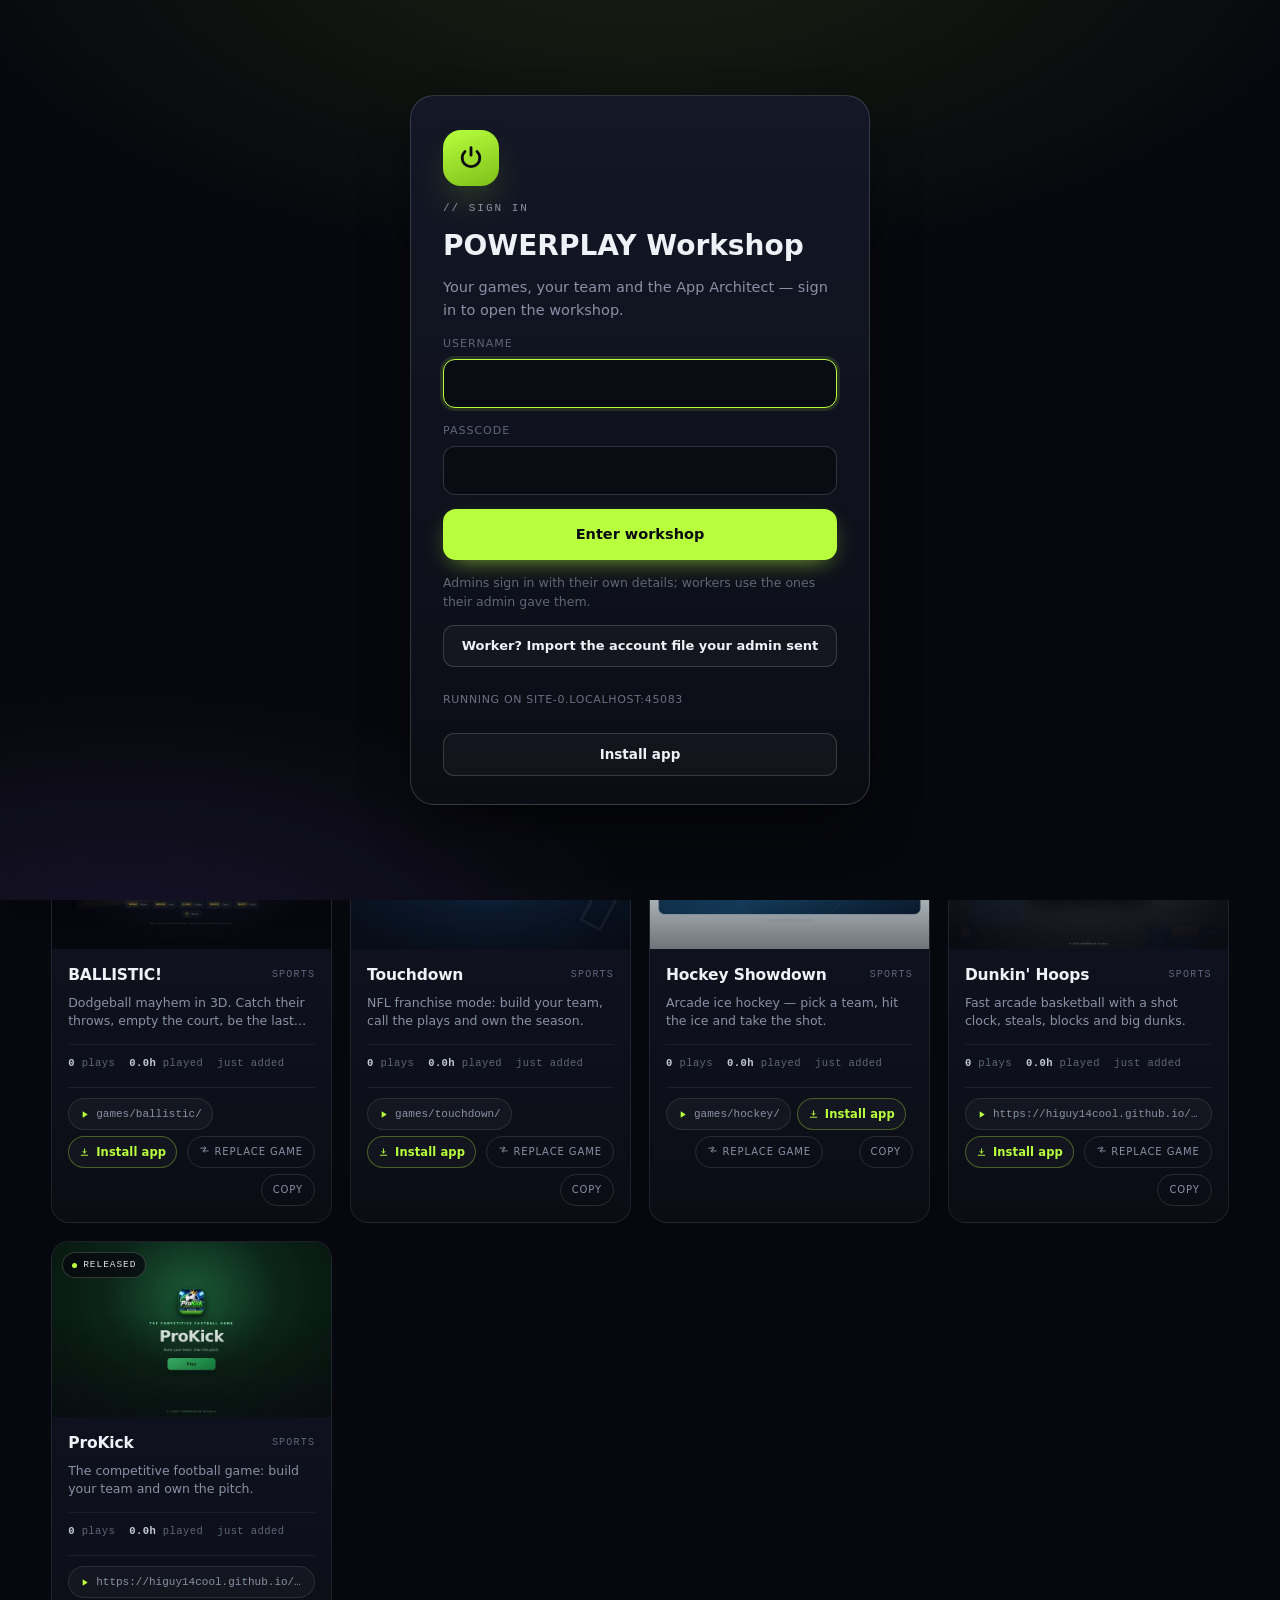
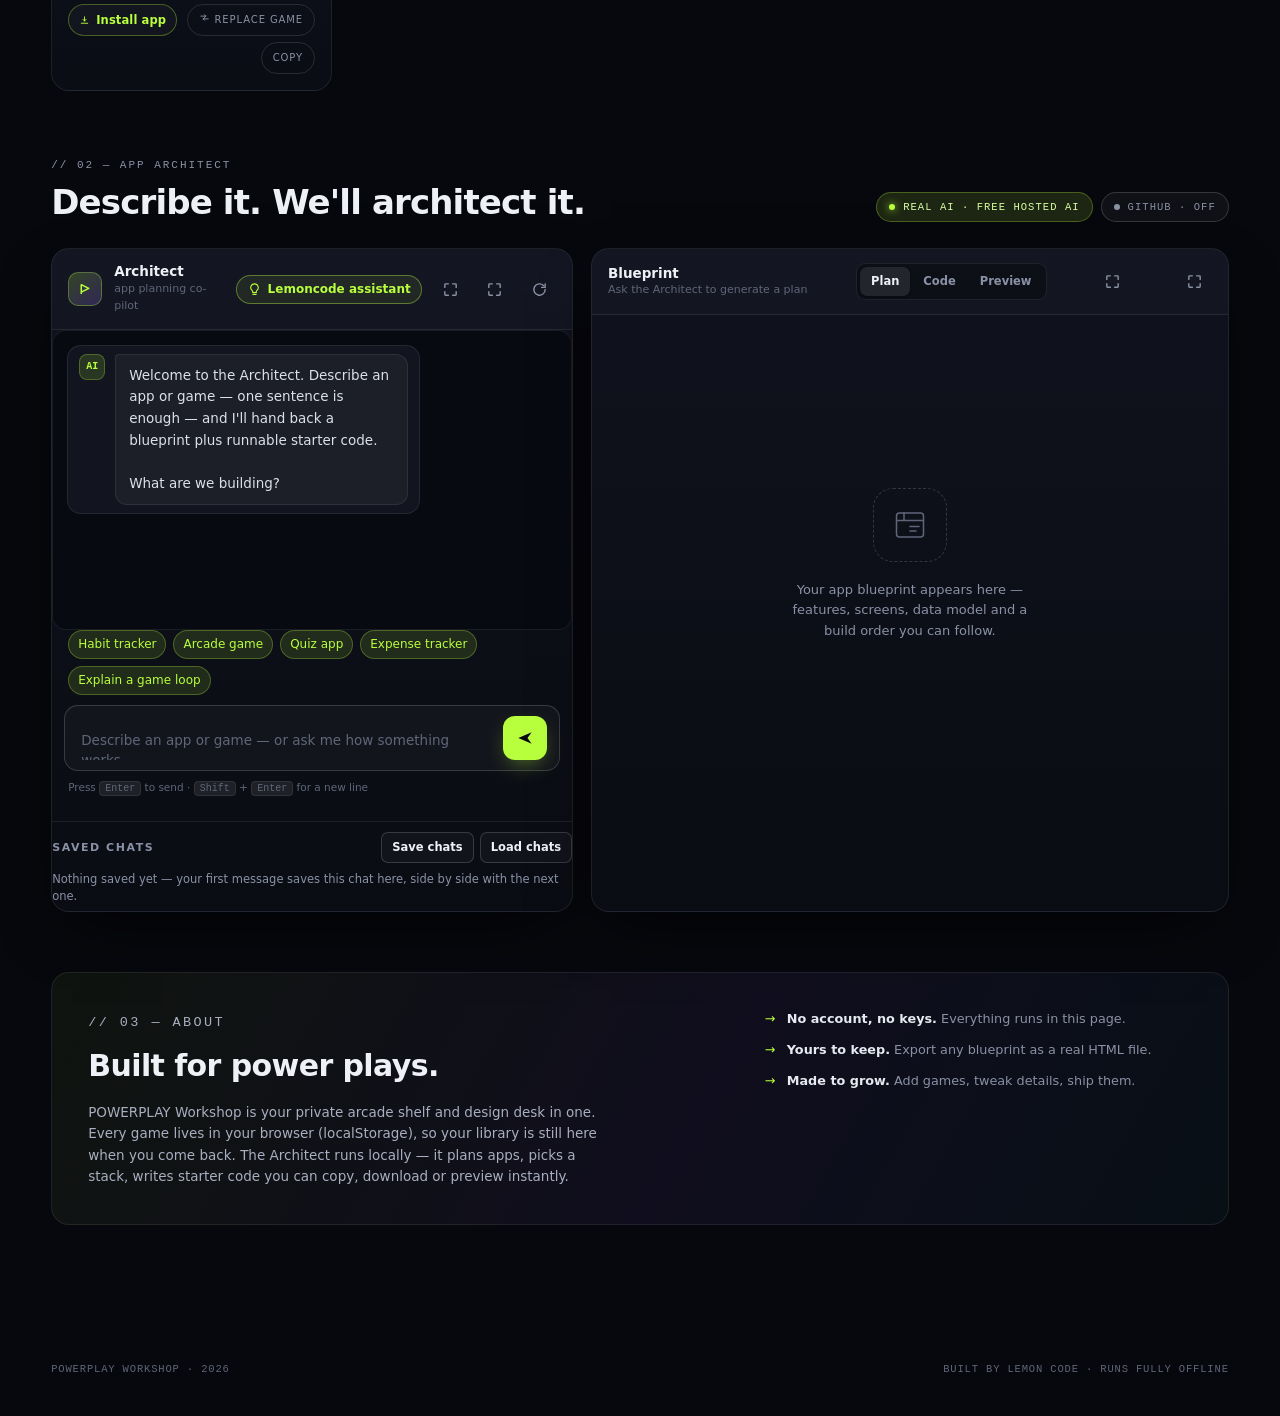
<file: app.html>
<!DOCTYPE html>
<html lang="en">
<head>
<meta charset="UTF-8">
<meta name="viewport" content="width=device-width, initial-scale=1">
<title>POWERPLAY Workshop — App</title>
<meta name="description" content="POWERPLAY Workshop: your game library and an AI co-pilot that turns ideas into app plans and working starter code.">
<link rel="icon" type="image/png" sizes="32x32" href="assets/icons/favicon-32.png">
<link rel="icon" type="image/png" sizes="192x192" href="assets/icons/icon-192.png">
<link rel="apple-touch-icon" href="assets/icons/apple-touch-icon.png">
<link rel="manifest" href="app.webmanifest">
<meta name="theme-color" content="#0a0b10">
<script>
/* Chrome fires this once, sometimes before the app's own script runs: keep it.
   Registering the worker here too means the page is already installable when the
   Install button is pressed instead of a moment later. */
window.__ppInstall = null;
window.addEventListener("beforeinstallprompt", function (e) {
  e.preventDefault();
  window.__ppInstall = e;
  document.dispatchEvent(new Event("pp-install-ready"));
});
window.addEventListener("appinstalled", function () {
  try { localStorage.setItem("powerplay.installed", "1"); } catch (err) {}
});
if ("serviceWorker" in navigator && location.protocol !== "file:") {
  navigator.serviceWorker.register("sw.js").catch(function () {});
}
</script>
<link rel="stylesheet" href="assets/styles.css">
<link rel="stylesheet" href="assets/app-mode.css">
</head>
<body class="is-locked">
<!-- sign in -->
<div class="login-screen" id="loginScreen">
  <form class="login-card" id="loginForm" autocomplete="on">
    <span class="brand-mark brand-mark-lg">
      <svg viewBox="0 0 32 32" aria-hidden="true"><path d="M16 5v8M9.6 9a9.4 9.4 0 1 0 12.8 0" fill="none" stroke="currentColor" stroke-width="3" stroke-linecap="round"/></svg>
    </span>
    <p class="eyebrow">// sign in</p>
    <h1>POWERPLAY Workshop</h1>
    <p class="login-lede">Your games, your team and the App Architect — sign in to open the workshop.</p>
    <label class="field"><span>Username</span><input id="loginUser" name="username" autocomplete="username" autocapitalize="none" autocorrect="off" spellcheck="false" required></label>
    <label class="field"><span>Passcode</span><input id="loginPass" name="passcode" type="password" autocomplete="current-password" autocapitalize="none" autocorrect="off" spellcheck="false" required></label>
    <p class="login-error" id="loginError" role="alert" hidden></p>
    <button class="btn btn-lime btn-lg" type="submit" id="loginBtn">Enter workshop</button>
    <p class="login-hint">Admins sign in with their own details; workers use the ones their admin gave them.</p>
    <button class="btn btn-ghost" type="button" id="loginImport">Worker? Import the account file your admin sent</button>
    <input id="loginImportInput" type="file" accept=".js,.json,application/json,text/javascript" hidden>
    <p class="login-hint" id="loginImportState" hidden></p>
    <p class="login-host" id="loginHost"></p>
  </form>
</div>
<div class="scene" aria-hidden="true">
  <div class="scene-grid"></div>
  <div class="orb orb-lime"></div>
  <div class="orb orb-violet"></div>
  <div class="scene-noise"></div>
</div>

<div id="appShell">
<header class="topbar">
  <a class="brand" href="#top" aria-label="POWERPLAY Workshop home">
    <span class="brand-mark">
      <svg viewBox="0 0 32 32" aria-hidden="true"><path d="M16 5v8M9.6 9a9.4 9.4 0 1 0 12.8 0" fill="none" stroke="currentColor" stroke-width="3" stroke-linecap="round"/></svg>
    </span>
    <span class="brand-type">
      <strong>POWERPLAY</strong>
      <em>Workshop</em>
    </span>
  </a>

  <nav class="topnav" aria-label="Sections">
    <a href="#library" class="is-active" data-nav="library">Library</a>
    <a href="#architect" data-nav="architect">App Architect</a>
    <a href="#about" data-nav="about">About</a>
  </nav>

  <div class="topbar-right">
    <button class="btn btn-ghost" id="navWorkers" type="button">Workers</button>
    <button class="btn btn-ghost" id="navSchedule" type="button" hidden>Schedule Meetings</button>
    <button class="btn btn-ghost" id="navAddPerson" type="button" hidden>Add person</button>
    <span class="status-pill"><i></i> <span id="statusWho">Workshop online</span></span>
    <button class="btn btn-lime" id="openAddGame" type="button">
      <svg viewBox="0 0 24 24" aria-hidden="true"><path d="M12 5v14M5 12h14" fill="none" stroke="currentColor" stroke-width="2.2" stroke-linecap="round"/></svg>
      New game
    </button>
    <button class="btn btn-ghost" id="navLogout" type="button">Sign out</button>
  </div>
</header>

<main id="top">
  <section class="hero">
    <div class="hero-copy">
      <p class="eyebrow"><span class="dot"></span> player one · workshop floor</p>
      <h1>Your games.<br><span class="grad">Your next big app.</span></h1>
      <p class="lede">A home for everything you've built — and an AI co-pilot that turns a rough idea into a plan, a stack and working starter code in seconds.</p>
      <div class="hero-actions">
        <button class="btn btn-lime btn-lg" data-scroll="architect" type="button">
          <svg viewBox="0 0 24 24" aria-hidden="true"><path d="M12 3l1.9 5.1L19 10l-5.1 1.9L12 17l-1.9-5.1L5 10l5.1-1.9L12 3z" fill="currentColor"/></svg>
          Ask the App Architect
        </button>
        <button class="btn btn-ghost btn-lg" data-scroll="library" type="button">Browse library</button>
      </div>
    </div>

    <div class="hero-stats">
      <div class="stat">
        <span class="stat-num" id="statGames">0</span>
        <span class="stat-label">games built</span>
      </div>
      <div class="stat">
        <span class="stat-num" id="statPlays">0</span>
        <span class="stat-label">total plays</span>
      </div>
      <div class="stat">
        <span class="stat-num" id="statHours">0</span>
        <span class="stat-label">hours played</span>
      </div>
      <div class="stat stat-wide">
        <span class="stat-label">currently building</span>
        <strong id="statBuilding">All shipped</strong>
        <div class="meter"><i style="width:100%"></i></div>
      </div>
    </div>
  </section>

  <section class="section" id="library">
    <div class="section-head">
      <div>
        <p class="eyebrow">// 01 — library</p>
        <h2>Games you made</h2>
      </div>
      <div class="library-tools">
        <div class="search">
          <svg viewBox="0 0 24 24" aria-hidden="true"><circle cx="11" cy="11" r="6.5" fill="none" stroke="currentColor" stroke-width="2"/><path d="M16 16l4 4" stroke="currentColor" stroke-width="2" stroke-linecap="round"/></svg>
          <input id="searchGames" type="search" placeholder="Search your games…" aria-label="Search your games" name="game-search" autocomplete="off" autocapitalize="none" autocorrect="off" spellcheck="false" data-lpignore="true" data-1p-ignore="true" data-bwignore="true" readonly>
        </div>
      </div>
    </div>

    <div class="filters" id="filters" role="tablist" aria-label="Filter games">
      <button class="chip is-active" data-filter="all" role="tab" aria-selected="true">All</button>
      <button class="chip" data-filter="Arcade" role="tab" aria-selected="false">Arcade</button>
      <button class="chip" data-filter="Sports" role="tab" aria-selected="false">Sports</button>
      <button class="chip" data-filter="Puzzle" role="tab" aria-selected="false">Puzzle</button>
      <button class="chip" data-filter="Sandbox" role="tab" aria-selected="false">Sandbox</button>
      <button class="chip" data-filter="Prototype" role="tab" aria-selected="false">Prototypes</button>
    </div>

    <div class="game-grid" id="gameGrid"></div>
    <p class="empty-state" id="emptyState" hidden>No games match that search. Try another title — or build a new one.</p>
  </section>

  <section class="section architect" id="architect">
    <div class="section-head">
      <div>
        <p class="eyebrow">// 02 — app architect</p>
        <h2>Describe it. We'll architect it.</h2>
      </div>
      <div class="engine-chips">
        <button class="ai-badge ai-engine" id="aiEngine" type="button"><i></i> <span id="aiEngineLabel">Real AI</span></button>
        <button class="ai-badge ai-engine" id="ghChip" type="button" data-state="off" title="Save your games to GitHub automatically"><i></i> <span id="ghChipLabel">GitHub · off</span></button>
      </div>
    </div>

    <div class="architect-grid">
      <div class="panel chat-panel">
        <div class="panel-head">
          <div class="ai-avatar" aria-hidden="true">
            <svg viewBox="0 0 32 32"><path d="M10 24V9l12 6-12 6" fill="none" stroke="currentColor" stroke-width="2.4" stroke-linejoin="round"/></svg>
          </div>
          <div>
            <strong>Architect</strong>
            <span class="muted">app planning co-pilot</span>
          </div>
          <a class="lemon-link" id="lemonAssistant" href="https://lemoncode.ai" target="_blank" rel="noopener" title="Open Lemoncode AI in a new tab">
            <svg viewBox="0 0 24 24" aria-hidden="true"><path d="M12 3a6 6 0 0 0-3.6 10.8c.5.4.8 1 .8 1.6V17h5.6v-1.6c0-.6.3-1.2.8-1.6A6 6 0 0 0 12 3ZM9.5 20h5" fill="none" stroke="currentColor" stroke-width="1.8" stroke-linecap="round"/></svg>
            <span>Lemoncode assistant</span>
          </a>
          <button class="icon-btn js-fullscreen" type="button" data-fs="split" title="Full screen chat beside the blueprint">
            <svg viewBox="0 0 24 24" aria-hidden="true"><rect x="3" y="5" width="7" height="14" rx="1.5" fill="none" stroke="currentColor" stroke-width="1.9"/><rect x="14" y="5" width="7" height="14" rx="1.5" fill="none" stroke="currentColor" stroke-width="1.9"/></svg>
            <span class="sr-only">Full screen chat and blueprint</span>
          </button>
          <button class="icon-btn js-fullscreen" type="button" data-fs="chat">
            <svg viewBox="0 0 24 24" aria-hidden="true"><path class="fs-out" d="M4 9V4h5M20 15v5h-5M20 9V4h-5M4 15v5h5" fill="none" stroke="currentColor" stroke-width="2" stroke-linecap="round" stroke-linejoin="round" fill-rule="evenodd"/></svg>
            <span class="sr-only">Full screen chat</span>
          </button>
          <button class="icon-btn" id="resetChat" type="button" title="New conversation" aria-label="New conversation" aria-haspopup="dialog">
            <svg viewBox="0 0 24 24"><path d="M20 12a8 8 0 1 1-2.3-5.6M20 4v5h-5" fill="none" stroke="currentColor" stroke-width="2" stroke-linecap="round" stroke-linejoin="round"/></svg>
          </button>
        </div>

        <div class="chat-log" id="chatLog" aria-live="polite"></div>

        <div class="chips-row" id="promptChips">
          <button class="chip chip-outline" data-prompt="I want to build a habit tracker app">Habit tracker</button>
          <button class="chip chip-outline" data-prompt="Make me a mini arcade game with a score">Arcade game</button>
          <button class="chip chip-outline" data-prompt="I need a study quiz app with flashcards">Quiz app</button>
          <button class="chip chip-outline" data-prompt="Build a simple expense tracker">Expense tracker</button>
          <button class="chip chip-outline" data-prompt="Explain how a game loop works">Explain a game loop</button>
        </div>

        <form class="composer" id="composer">
          <textarea id="promptInput" rows="1" placeholder="Describe an app or game — or ask me how something works…" aria-label="Describe an app or ask a question"></textarea>
          <button class="btn btn-lime btn-send" type="submit" aria-label="Send prompt">
            <svg viewBox="0 0 24 24"><path d="M4 12l16-7-5 7 5 7-16-7z" fill="currentColor"/></svg>
          </button>
        </form>
        <p class="composer-hint">Press <kbd>Enter</kbd> to send · <kbd>Shift</kbd> + <kbd>Enter</kbd> for a new line</p>

        <div class="saved-chats" id="savedChats" hidden>
          <div class="saved-chats-head">
            <strong>Saved chats</strong>
            <div class="saved-chats-tools">
              <button class="btn btn-ghost btn-tiny" id="chatsSave" type="button">Save chats</button>
              <button class="btn btn-ghost btn-tiny" id="chatsLoad" type="button">Load chats</button>
              <input id="chatsLoadInput" type="file" accept=".json,application/json" hidden />
            </div>
          </div>
          <div class="saved-chats-row" id="savedChatsRow"></div>
        </div>
      </div>

      <div class="panel blueprint-panel" id="blueprintPanel">
        <div class="panel-head">
          <div>
            <strong id="bpTitle">Blueprint</strong>
            <span class="muted" id="bpSubtitle">Ask the Architect to generate a plan</span>
          </div>
          <div class="bp-tabs" role="tablist" aria-label="Blueprint views">
            <button class="bp-tab is-active" data-bp="plan" type="button" role="tab" aria-selected="true">Plan</button>
            <button class="bp-tab" data-bp="code" type="button" role="tab" aria-selected="false">Code</button>
            <button class="bp-tab" data-bp="preview" type="button" role="tab" aria-selected="false">Preview</button>
          </div>
          <button class="icon-btn js-fullscreen" type="button" data-fs="split" title="Full screen chat beside the blueprint">
            <svg viewBox="0 0 24 24" aria-hidden="true"><rect x="3" y="5" width="7" height="14" rx="1.5" fill="none" stroke="currentColor" stroke-width="1.9"/><rect x="14" y="5" width="7" height="14" rx="1.5" fill="none" stroke="currentColor" stroke-width="1.9"/></svg>
            <span class="sr-only">Full screen chat and blueprint</span>
          </button>
          <button class="icon-btn js-fullscreen" type="button" data-fs="blueprint" title="Full screen blueprint (Esc to exit)">
            <svg viewBox="0 0 24 24" aria-hidden="true"><path d="M4 9V4h5M20 15v5h-5M20 9V4h-5M4 15v5h5" fill="none" stroke="currentColor" stroke-width="2" stroke-linecap="round" stroke-linejoin="round"/></svg>
            <span class="sr-only">Full screen blueprint</span>
          </button>
        </div>

        <div class="bp-body">
          <div class="bp-view is-active" id="bpPlan">
            <div class="bp-placeholder">
              <div class="ghost-glyph" aria-hidden="true">
                <svg viewBox="0 0 48 48"><rect x="6" y="8" width="36" height="32" rx="4" fill="none" stroke="currentColor" stroke-width="2"/><path d="M6 18h36M16 8v10M24 26h12M24 32h8" stroke="currentColor" stroke-width="2" stroke-linecap="round"/></svg>
              </div>
              <p>Your app blueprint appears here — features, screens, data model and a build order you can follow.</p>
            </div>
          </div>

          <div class="bp-view" id="bpCode">
            <div class="code-toolbar">
              <div class="code-langs" role="tablist" aria-label="Code language">
                <button class="code-lang is-active" id="langHtml" data-lang="html" type="button" role="tab" aria-selected="true">HTML</button>
                <button class="code-lang" id="langPython" data-lang="python" type="button" role="tab" aria-selected="false">Python</button>
              </div>
              <span class="file-pill" id="codeFilename">app.html</span>
              <div class="code-actions">
                <button class="btn btn-tiny btn-ghost" id="editCode" type="button">Edit</button>
                <button class="btn btn-tiny btn-lime" id="runCode" type="button">Run preview</button>
                <button class="btn btn-tiny btn-lime" id="saveToGame" type="button" hidden>Save to game</button>
                <button class="btn btn-tiny btn-ghost" id="saveAsNew" type="button" hidden>Save as new game</button>
                <button class="btn btn-tiny btn-ghost" id="copyCode" type="button">Copy</button>
                <button class="btn btn-tiny btn-ghost" id="downloadCode" type="button">Download</button>
              </div>
            </div>
            <pre class="code-block"><code id="codeOutput"></code></pre>
            <textarea class="code-block code-edit" id="codeEditor" spellcheck="false" autocomplete="off" autocapitalize="off" autocorrect="off" aria-label="Edit the game code" hidden></textarea>
            <div class="py-pane" id="pyPane" hidden>
              <div class="py-bar">
                <span class="file-pill" id="pyFilename">game.py</span>
                <button class="btn btn-tiny btn-lime" id="makePython" type="button">Write the Python version</button>
                <button class="btn btn-tiny btn-ghost" id="copyPython" type="button">Copy</button>
                <button class="btn btn-tiny btn-ghost" id="downloadPython" type="button">Download .py</button>
              </div>
              <pre class="code-block"><code id="pythonOutput" class="py-code"></code></pre>
            </div>
            <p class="code-hint" id="codeHint" hidden>You're editing the code. <b>Run preview</b> shows it; <b>Save to game</b> keeps it.</p>
          </div>

          <div class="bp-view" id="bpPreview">
            <div class="preview-bar">
              <span class="traffic"><i></i><i></i><i></i></span>
              <span class="preview-url" id="previewUrl">starter.html</span>
              <button class="btn btn-tiny btn-ghost" id="openPreviewTab" type="button">Open full screen</button>
            </div>
            <iframe id="previewFrame" title="Generated app preview" sandbox="allow-scripts allow-modals"></iframe>
          </div>
        </div>
      </div>
    </div>
  </section>

  <section class="section about" id="about">
    <div class="about-card">
      <div>
        <p class="eyebrow">// 03 — about</p>
        <h2>Built for power plays.</h2>
        <p>POWERPLAY Workshop is your private arcade shelf and design desk in one. Every game lives in your browser (localStorage), so your library is still here when you come back. The Architect runs locally — it plans apps, picks a stack, writes starter code you can copy, download or preview instantly.</p>
      </div>
      <ul class="about-list">
        <li><b>No account, no keys.</b> Everything runs in this page.</li>
        <li><b>Yours to keep.</b> Export any blueprint as a real HTML file.</li>
        <li><b>Made to grow.</b> Add games, tweak details, ship them.</li>
      </ul>
    </div>
  </section>
</main>

<footer class="footer">
  <span>POWERPLAY Workshop · <span id="year">2026</span></span>
  <span class="footer-right">Built by Lemon Code · runs fully offline</span>
</footer>

<!-- profile button (bottom left) -->
<button class="me-btn" id="meBtn" type="button" aria-label="Profile settings">
  <span class="avatar" id="meAvatar"></span>
  <span class="me-name" id="meName"></span>
</button>
</div>

<!-- Game detail modal -->
<div class="modal" id="gameModal" role="dialog" aria-modal="true" aria-labelledby="gameModalTitle" hidden>
  <div class="modal-backdrop" data-close="game"></div>
  <div class="modal-card game-modal-card">
    <button class="icon-btn modal-close" data-close="game" type="button" aria-label="Close">
      <svg viewBox="0 0 24 24"><path d="M6 6l12 12M18 6L6 18" stroke="currentColor" stroke-width="2" stroke-linecap="round"/></svg>
    </button>
    <div class="game-modal-art" id="gameModalArt"></div>
    <div class="game-modal-body">
      <p class="eyebrow" id="gameModalTag">Arcade</p>
      <h3 id="gameModalTitle">Game</h3>
      <p id="gameModalDesc" class="muted"></p>
      <div class="meta-grid" id="gameModalMeta"></div>
      <label class="status-edit" for="gameStatusSel">
        <span>Status</span>
        <select id="gameStatusSel" class="status-select">
          <option>In progress</option>
          <option>Prototype</option>
          <option>Released</option>
        </select>
      </label>
      <div class="game-modal-actions" id="gameModalActions">
        <button class="btn btn-lime" id="playGameBtn" type="button">Play now</button>
        <button class="btn btn-ghost" id="editManualBtn" type="button" title="Open the game on the play stage with the manual editing tools">
          <svg viewBox="0 0 24 24" width="16" height="16" aria-hidden="true"><path d="M4 8h16M4 16h16" fill="none" stroke="currentColor" stroke-width="1.8" stroke-linecap="round"/><circle cx="9" cy="8" r="2.6" fill="none" stroke="currentColor" stroke-width="1.8"/><circle cx="15" cy="16" r="2.6" fill="none" stroke="currentColor" stroke-width="1.8"/></svg>
          Edit manually
        </button>
        <a class="btn btn-ghost" id="installGameBtn" href="#" target="_blank" rel="noopener" hidden>
          <svg viewBox="0 0 24 24" width="16" height="16" aria-hidden="true"><path d="M12 4v9m0 0l-3.5-3.5M12 13l3.5-3.5M5 18h14" fill="none" stroke="currentColor" stroke-width="1.8" stroke-linecap="round" stroke-linejoin="round"/></svg>
          Install app
        </a>
        <button class="btn btn-ghost" id="editGameBtn" type="button">
          <svg viewBox="0 0 24 24" width="16" height="16" aria-hidden="true"><path d="M4 20h4l10-10-4-4L4 16v4zM14 6l4 4" fill="none" stroke="currentColor" stroke-width="1.8" stroke-linecap="round" stroke-linejoin="round"/></svg>
          Edit with AI
        </button>
        <button class="btn btn-ghost" id="revertGameBtn" type="button" hidden>Restore original</button>
        <button class="btn btn-ghost" id="deleteGameBtn" type="button">Remove</button>
      </div>
    </div>
  </div>
</div>

<!-- Add game modal -->
<div class="modal" id="addModal" role="dialog" aria-modal="true" aria-labelledby="addModalTitle" hidden>
  <div class="modal-backdrop" data-close="add"></div>
  <div class="modal-card add-modal-card">
    <button class="icon-btn modal-close" data-close="add" type="button" aria-label="Close">
      <svg viewBox="0 0 24 24"><path d="M6 6l12 12M18 6L6 18" stroke="currentColor" stroke-width="2" stroke-linecap="round"/></svg>
    </button>
    <p class="eyebrow">// add to library</p>
    <h3 id="addModalTitle">Log a new game</h3>
    <form id="addGameForm" class="form">
      <label>Title<input name="title" required maxlength="40" placeholder="e.g. Skyline Sprint"></label>
      <div class="form-row">
        <label>Genre
          <select name="genre">
            <option>Arcade</option>
            <option>Sports</option>
            <option>Puzzle</option>
            <option>Sandbox</option>
            <option>Prototype</option>
          </select>
        </label>
        <label>Status
          <select name="status">
            <option>Released</option>
            <option>In progress</option>
            <option>Prototype</option>
          </select>
        </label>
      </div>
      <label>One-line pitch<textarea name="desc" rows="2" maxlength="140" placeholder="What's the hook?"></textarea></label>
      <div class="form-actions">
        <button class="btn btn-ghost" type="button" data-close="add">Cancel</button>
        <button class="btn btn-lime" type="submit">Add to library</button>
      </div>
    </form>
  </div>
</div>

<div class="modal" id="aiModal" role="dialog" aria-modal="true" aria-labelledby="aiModalTitle" hidden>
  <div class="modal-backdrop" data-close="ai"></div>
  <div class="modal-card ai-card">
    <p class="eyebrow">// the brain</p>
    <h3 id="aiModalTitle">How the AI builds for you</h3>
    <p class="confirm-text">The Architect always runs on the free AI: no key, no account, no payment. It builds what you ask straight away. A key of your own is optional and only for a bigger model — it stays in this browser and is never uploaded to the site.</p>
    <label class="field"><span>AI</span>
      <select id="aiProvider">
        <option value="free">Free AI — always on, no key</option>
        <option value="openai">OpenAI (your key)</option>
        <option value="openrouter">OpenRouter (your key)</option>
        <option value="custom">My own server (OpenAI-compatible)</option>
      </select>
    </label>
    <label class="field" id="aiKeyRow"><span>API key</span>
      <input id="aiKey" type="password" autocomplete="off" autocapitalize="none" autocorrect="off" spellcheck="false" placeholder="sk-…">
    </label>
    <label class="field"><span>Model</span>
      <input id="aiModel" type="text" autocomplete="off" autocapitalize="none" autocorrect="off" spellcheck="false">
    </label>
    <label class="field" id="aiBaseRow" hidden><span>Address</span>
      <input id="aiBase" type="url" autocomplete="off" autocapitalize="none" autocorrect="off" spellcheck="false" placeholder="https://your-server/v1/chat/completions">
    </label>
    <p class="hint-small" id="aiState"></p>
    <div class="form-actions">
      <button class="btn btn-ghost" type="button" id="aiTest">Test it</button>
      <button class="btn btn-lime" type="button" id="aiSave">Save</button>
    </div>
  </div>
</div>

<div class="modal" id="ghModal" role="dialog" aria-modal="true" aria-labelledby="ghModalTitle" hidden>
  <div class="modal-backdrop" data-close="gh"></div>
  <div class="modal-card ai-card">
    <p class="eyebrow">// backup</p>
    <h3 id="ghModalTitle">Keep the whole workshop on GitHub</h3>
    <p class="confirm-text">Every game you make, every manual edit, every person you add and every chat is copied to your repository a few seconds after it changes, so uninstalling the app loses nothing. Reinstalling puts it all back by itself.</p>
    <label class="field"><span>Owner</span>
      <input id="ghOwner" type="text" autocomplete="off" autocapitalize="none" autocorrect="off" spellcheck="false" placeholder="higuy14cool">
    </label>
    <label class="field"><span>Repository</span>
      <input id="ghRepo" type="text" autocomplete="off" autocapitalize="none" autocorrect="off" spellcheck="false" placeholder="powerplay-workshop">
    </label>
    <label class="field"><span>Branch</span>
      <input id="ghBranch" type="text" autocomplete="off" autocapitalize="none" autocorrect="off" spellcheck="false" placeholder="main">
    </label>
    <label class="field"><span>Paste the token here — not a name, not a link</span>
      <input id="ghToken" type="password" autocomplete="off" autocapitalize="none" autocorrect="off" spellcheck="false" placeholder="github_pat_…">
    </label>
    <p class="hint-small">It is the long <code>github_pat_…</code> string GitHub shows you once, right after you press <strong>Generate token</strong> on github.com → Settings → Developer settings → Fine-grained tokens.</p>
    <p class="hint-small">Make it on GitHub: Settings → Developer settings → Fine-grained tokens → only this repository → Contents: read and write. It stays in this browser, goes only to api.github.com, and is never shown again.</p>
    <p class="hint-small">Your repository is public, so the people file it writes (<code>assets/accounts-data.js</code>) can be read by anyone with the link — that is what lets a worker sign in on any device. Keep that in mind when choosing worker passcodes.</p>
    <p class="hint-small" id="ghState"></p>
    <div class="form-actions">
      <button class="btn btn-ghost" type="button" id="ghPull">Restore from GitHub</button>
      <button class="btn btn-ghost" type="button" id="ghPush">Save now</button>
      <button class="btn btn-lime" type="button" id="ghSave">Turn on backup</button>
    </div>
  </div>
</div>

<div class="modal" id="resetModal" role="dialog" aria-modal="true" aria-labelledby="resetModalTitle" hidden>
  <div class="modal-backdrop" data-close="reset"></div>
  <div class="modal-card confirm-card">
    <p class="eyebrow">// new conversation</p>
    <h3 id="resetModalTitle">Clear this conversation?</h3>
    <p class="confirm-text">Your chat, the blueprint, the starter code and the preview are all thrown away. This can't be undone.</p>
    <div class="form-actions">
      <button class="btn btn-ghost" type="button" data-close="reset">Keep it</button>
      <button class="btn btn-lime" type="button" id="confirmReset">Clear and start over</button>
    </div>
  </div>
</div>

<div class="modal" id="replaceModal" role="dialog" aria-modal="true" aria-labelledby="replaceModalTitle" hidden>
  <div class="modal-backdrop" data-close="replace"></div>
  <div class="modal-card confirm-card">
    <p class="eyebrow">// replace game</p>
    <h3 id="replaceModalTitle">Replace game</h3>
    <p class="confirm-text" id="replaceLede">Switch this game to a different link. Whatever sits at the new URL is what opens from now on.</p>
    <form id="replaceForm" class="form">
      <label class="field"><span>Game URL</span><input id="replaceUrl" name="url" type="text" inputmode="url" autocomplete="off" autocapitalize="none" autocorrect="off" spellcheck="false" placeholder="https://example.com/game/ or games/asteroids/"></label>
      <p class="replace-current" id="replaceCurrent">Current link: <code>—</code></p>
      <p class="form-error" id="replaceError" hidden></p>
      <div class="form-actions">
        <button class="btn btn-ghost" type="button" data-close="replace">Cancel</button>
        <button class="btn btn-lime" type="submit">Use this URL</button>
      </div>
    </form>
  </div>
</div>

<div class="modal" id="installModal" role="dialog" aria-modal="true" aria-labelledby="installModalTitle" hidden>
  <div class="modal-backdrop" data-close="install"></div>
  <div class="modal-card install-card">
    <p class="eyebrow">// install</p>
    <h3 id="installModalTitle">Install POWERPLAY Workshop</h3>
    <p class="confirm-text" id="installLede">Add it to your home screen and it opens like a normal app — its own icon, no address bar.</p>
    <button class="btn btn-lime install-now" type="button" id="installNow">Install now</button>
    <ol class="install-steps" id="installSteps"></ol>
  </div>
</div>

<div class="toast" id="toast" role="status" aria-live="polite" hidden></div>
<div class="save-chip" id="saveChip" role="status" aria-live="polite" hidden>Saved</div>
<!-- add person modal -->
<div class="modal" id="personModal" role="dialog" aria-modal="true" aria-labelledby="personModalTitle" hidden>
  <div class="modal-backdrop" data-close="person"></div>
  <div class="modal-card">
    <div class="modal-head">
      <div>
        <p class="eyebrow">// team</p>
        <h3 id="personModalTitle">Add a person</h3>
      </div>
      <button class="icon-btn" data-close="person" type="button" aria-label="Close">
        <svg viewBox="0 0 24 24"><path d="M6 6l12 12M18 6L6 18" stroke="currentColor" stroke-width="2" stroke-linecap="round"/></svg>
      </button>
    </div>
    <form id="personForm" class="stack">
      <label class="field"><span>Username</span><input id="personUser" required maxlength="24" autocapitalize="none" autocorrect="off" spellcheck="false" placeholder="e.g. jordan"></label>
      <label class="field"><span>Passcode</span><input id="personPass" required minlength="4" maxlength="24" autocapitalize="none" autocorrect="off" spellcheck="false" placeholder="at least 4 characters"></label>
      <label class="field"><span>Role</span>
        <select id="personRole"><option value="worker">Worker</option><option value="admin">Admin</option></select>
      </label>
      <p class="form-error" id="personError" hidden></p>
      <button class="btn btn-lime" type="submit">Add person</button>
    </form>
  </div>
</div>

<!-- workers modal: board + chats -->
<div class="modal" id="workersModal" role="dialog" aria-modal="true" aria-labelledby="workersTitle" hidden>
  <div class="modal-backdrop" data-close="workers"></div>
  <div class="modal-card wide-card">
    <div class="modal-head">
      <div>
        <p class="eyebrow">// team</p>
        <h3 id="workersTitle">Workers</h3>
      </div>
      <button class="icon-btn" data-close="workers" type="button" aria-label="Close">
        <svg viewBox="0 0 24 24"><path d="M6 6l12 12M18 6L6 18" stroke="currentColor" stroke-width="2" stroke-linecap="round"/></svg>
      </button>
    </div>
    <div class="workers-body">
      <section class="workers-col">
        <h4>Work board</h4>
        <form class="assign-form" id="assignForm">
          <select id="assignUser" aria-label="Person"></select>
          <select id="assignGame" aria-label="Game"></select>
          <button class="btn btn-lime" type="submit">Assign</button>
        </form>
        <p class="form-error" id="assignError" hidden></p>
        <div class="board-list" id="boardList"></div>
        <div class="account-file">
          <h4 class="backup-heading">Let a worker sign in on his own computer</h4>
          <p class="hint-small" id="accountsState"></p>
          <div class="account-file-actions">
            <button class="btn btn-lime" id="accountsFile" type="button" hidden>Save account file for a worker</button>
            <button class="btn btn-ghost" id="accountsRestore" type="button" hidden>Restore from file</button>
            <input id="accountsRestoreInput" type="file" accept=".js,.json,text/javascript,application/json" hidden />
          </div>
          <p class="hint-small"><strong>He usually needs no file at all.</strong> Whenever you have the workshop open, your people are shared automatically, so he just types his username and passcode on any computer and is in. The file below is only for a computer that stays offline from the workshop for a long time.</p>
          <p class="hint-small">Send that file to your worker. On his computer he presses <strong>Import the account file your admin sent</strong> on the sign-in card and uses the passcode you gave him — no token needed, works even with backup off.</p>
          <h4 class="backup-heading">Automatic backup</h4>
          <p class="backup-state" id="backupState" data-state="local">Saved automatically in this browser.</p>
          <details class="backup-setup">
            <summary>Back up to GitHub — survives uninstalling the app</summary>
            <form id="backupForm" class="stack">
              <label class="field"><span>Repository</span><input id="backupRepo" value="higuy14cool/powerplay-workshop" placeholder="owner/repo" autocomplete="off" spellcheck="false"></label>
              <label class="field"><span>Branch</span><input id="backupBranch" value="main" autocomplete="off" spellcheck="false"></label>
              <label class="field"><span>GitHub token</span><input id="backupToken" type="password" placeholder="github_pat_…" autocomplete="off" spellcheck="false"></label>
              <p class="hint-small">A fine-grained token with <strong>Contents: read and write</strong> on this one repository. It stays in this browser and is only ever sent to api.github.com.</p>
              <label class="toggle-row"><input id="backupAuto" type="checkbox" checked><span>Back up automatically after every change</span></label>
              <div class="backup-actions">
                <button class="btn btn-lime" type="submit">Save &amp; back up now</button>
                <button class="btn btn-ghost" id="backupNow" type="button" disabled>Back up now</button>
                <button class="btn btn-ghost" id="backupPull" type="button">Restore from GitHub</button>
              </div>
            </form>
          </details>
        </div>
      </section>
      <section class="workers-col chat-col">
        <div class="chat-head">
          <div class="chat-head-top">
            <h4 id="chatTitle">Announcements</h4>
            <div class="chat-actions" id="chatActions" hidden>
              <button class="icon-btn" id="chatRenameBtn" type="button" title="Rename this chat" aria-label="Rename this chat" hidden>
                <svg viewBox="0 0 24 24" aria-hidden="true"><path d="M4 20h4L19 9a2.1 2.1 0 0 0-3-3L5 17v3z" fill="none" stroke="currentColor" stroke-width="1.7" stroke-linejoin="round"/><path d="M14.5 6.5l3 3" stroke="currentColor" stroke-width="1.7"/></svg>
              </button>
              <button class="icon-btn" id="chatDeleteBtn" type="button" title="Delete this chat" aria-label="Delete this chat" hidden>
                <svg viewBox="0 0 24 24" aria-hidden="true"><path d="M4 7h16M9 7V5h6v2M6 7l1 13h10l1-13" fill="none" stroke="currentColor" stroke-width="1.7" stroke-linecap="round" stroke-linejoin="round"/></svg>
              </button>
            </div>
            <div class="chat-calls" id="chatCallBtns" hidden></div>
          </div>
          <div class="scope-chips" id="chatScopes"></div>
          <button class="chip chip-outline new-chat-btn" id="newChatBtn" type="button">+ New chat</button>
        </div>
        <div class="chat-log" id="chatThread"></div>
        <form class="chat-form" id="chatForm">
          <input id="chatInput" placeholder="Message the crew…" autocomplete="off" maxlength="400">
          <button class="icon-btn chat-photo" id="chatPhotoBtn" type="button" aria-label="Send a picture" title="Send a picture">
            <svg viewBox="0 0 24 24" aria-hidden="true"><path d="M4 5h16v14H4z M4 15l4.5-4.5L13 15l2.5-2.5L20 17" fill="none" stroke="currentColor" stroke-width="1.7" stroke-linecap="round" stroke-linejoin="round"/><circle cx="9" cy="9" r="1.4" fill="currentColor"/></svg>
          </button>
          <button class="btn btn-lime" type="submit">Send</button>
        </form>
        <input id="chatPhotoInput" type="file" accept="image/*" hidden>
      </section>
    </div>
  </div>
</div>

<!-- start a chat with several people at once -->
<div class="modal" id="newchatModal" role="dialog" aria-modal="true" aria-labelledby="newchatTitle" hidden>
  <div class="modal-backdrop" data-close-newchat></div>
  <div class="modal-card format-card">
    <p class="eyebrow">// new chat</p>
    <h3 id="newchatTitle">Start a chat</h3>
    <form id="newChatForm" class="stack">
      <label class="field"><span>Name (optional)</span><input id="newChatName" maxlength="40" placeholder="e.g. ProKick build" autocomplete="off"></label>
      <p class="hint-small">Who is in it? You are always included — pick as many as you like.</p>
      <div class="new-chat-people" id="newChatPeople"></div>
      <p class="form-error" id="newChatError" hidden></p>
      <div class="new-chat-actions">
        <button class="btn btn-ghost" type="button" data-close-newchat>Cancel</button>
        <button class="btn btn-lime" type="submit">Create chat</button>
      </div>
    </form>
  </div>
</div>

<!-- schedule a meeting (admins) -->
<div class="modal" id="meetingModal" role="dialog" aria-modal="true" aria-labelledby="meetingModalTitle" hidden>
  <div class="modal-backdrop" data-close-meeting></div>
  <div class="modal-card format-card">
    <p class="eyebrow">// meeting</p>
    <h3 id="meetingModalTitle">Schedule a meeting</h3>
    <form id="meetingForm" class="stack">
      <label class="field"><span>What is it</span><input id="meetingName" required maxlength="60" placeholder="e.g. Monday standup" autocomplete="off"></label>
      <label class="field"><span>When</span><input id="meetingWhen" type="datetime-local" required></label>
      <label class="field"><span>Send it to a group</span><select id="meetingGroup"></select></label>
      <p class="hint-small">Who is included? Everyone in the group sees the meeting; the people you tick are named on it.</p>
      <div class="new-chat-people" id="meetingPeople"></div>
      <p class="form-error" id="meetingError" hidden></p>
      <div class="new-chat-actions">
        <button class="btn btn-ghost" type="button" data-close-meeting>Cancel</button>
        <button class="btn btn-lime" type="submit">Schedule &amp; send</button>
      </div>
    </form>
  </div>
</div>

<!-- forward a chat message -->
<div class="modal" id="forwardModal" role="dialog" aria-modal="true" aria-labelledby="forwardTitle" hidden>
  <div class="modal-backdrop" data-close-forward></div>
  <div class="modal-card format-card">
    <p class="eyebrow">// forward</p>
    <h3 id="forwardTitle">Forward to…</h3>
    <div class="format-list" id="forwardList"></div>
    <button class="btn btn-ghost" type="button" data-close-forward>Cancel</button>
  </div>
</div>

<!-- profile modal -->
<div class="modal" id="profileModal" role="dialog" aria-modal="true" aria-labelledby="profileTitle" hidden>
  <div class="modal-backdrop" data-close="profile"></div>
  <div class="modal-card">
    <div class="modal-head">
      <div>
        <p class="eyebrow">// profile</p>
        <h3 id="profileTitle">Your profile</h3>
      </div>
      <button class="icon-btn" data-close="profile" type="button" aria-label="Close">
        <svg viewBox="0 0 24 24"><path d="M6 6l12 12M18 6L6 18" stroke="currentColor" stroke-width="2" stroke-linecap="round"/></svg>
      </button>
    </div>
    <div class="profile-top">
      <span class="avatar avatar-lg" id="profileAvatar"></span>
      <div class="profile-top-actions">
        <label class="btn btn-ghost btn-file">Change picture<input type="file" id="avatarFile" accept="image/*" hidden></label>
        <button class="btn btn-ghost" id="avatarRemove" type="button">Remove picture</button>
      </div>
    </div>
    <form id="profileForm" class="stack">
      <label class="field"><span>Username</span><input id="profileUser" required maxlength="24"></label>
      <label class="field"><span>Passcode</span><input id="profilePass" required minlength="4" maxlength="24"></label>
      <p class="form-error" id="profileError" hidden></p>
      <button class="btn btn-lime" type="submit">Save changes</button>
    </form>
    <div class="theme-block">
      <h4>App colours</h4>
      <div class="swatches" id="swatches"></div>
      <div class="custom-accent">
        <label class="field"><span>Custom accent</span><input type="color" id="customAccent" value="#b6ff3d"></label>
        <button class="btn btn-ghost" id="resetTheme" type="button">Reset to lime</button>
      </div>
    </div>
  </div>
</div>

<!-- the stage: play a game in place, then edit it by hand -->
<div class="play-stage" id="playStage" aria-label="Game stage" hidden>
  <div class="stage-bar">
    <strong id="stageTitle">Game</strong>
    <span class="stage-status" id="stageStatus">Playing</span>
    <div class="stage-tools">
      <button class="icon-btn" id="stageFull" type="button" title="Full screen" aria-label="Full screen" aria-pressed="false">
        <svg viewBox="0 0 24 24" aria-hidden="true"><path d="M4 9V4h5M20 15v5h-5M20 9V4h-5M4 15v5h5" fill="none" stroke="currentColor" stroke-width="2" stroke-linecap="round" stroke-linejoin="round"/></svg>
      </button>
      <a class="btn btn-ghost btn-tiny" id="stageOpenTab" href="#" target="_blank" rel="noopener">Open in new tab</a>
      <button class="btn btn-ghost btn-tiny" id="stageEdit" type="button">
        <svg viewBox="0 0 24 24" width="15" height="15" aria-hidden="true"><path d="M4 20h4l10-10-4-4L4 16v4zM14 6l4 4" fill="none" stroke="currentColor" stroke-width="1.8" stroke-linecap="round" stroke-linejoin="round"/></svg>
        Edit
      </button>
      <button class="icon-btn" id="stageClose" type="button" aria-label="Close the stage" title="Close">
        <svg viewBox="0 0 24 24"><path d="M6 6l12 12M18 6L6 18" fill="none" stroke="currentColor" stroke-width="2" stroke-linecap="round"/></svg>
      </button>
    </div>
  </div>
  <div class="stage-pages" id="stagePages" hidden>
    <span class="pages-label">Pages</span>
    <div class="page-chips" id="pageChips"></div>
    <button class="btn btn-ghost btn-tiny" id="addPageBtn" type="button">+ New page</button>
  </div>
  <div class="stage-body" id="stageBody">
    <iframe id="playFrame" title="The game" allow="autoplay; fullscreen; gamepad; clipboard-write"></iframe>
    <div class="edit-layer" id="editLayer" aria-label="Added pieces"></div>
    <div class="edit-tools" id="editTools" hidden>
      <button class="edit-tool" type="button" data-tool="selection">Add selection</button>
      <button class="edit-tool" type="button" data-tool="mode">Add mode</button>
      <button class="edit-tool" type="button" data-tool="game">Add game</button>
      <button class="edit-tool" type="button" data-tool="box">Add box</button>
      <button class="edit-tool edit-done" id="editDone" type="button">Done</button>
    </div>
    <p class="edit-tip" id="editTip" hidden>Tap where it should go.</p>
  </div>
  <div class="stage-ask" id="stageAsk" hidden>
    <div class="ask-head"><span class="ask-dot"></span> Architect AI</div>
    <p class="ask-text" id="askText"></p>
    <div class="ask-actions">
      <button class="btn btn-lime btn-tiny" id="askYes" type="button">Yes, new page</button>
      <button class="btn btn-ghost btn-tiny" id="askNo" type="button">No, keep it here</button>
    </div>
  </div>
</div>

<div class="modal" id="formatModal" role="dialog" aria-modal="true" aria-labelledby="formatTitle" hidden>
  <div class="modal-backdrop" data-close-format></div>
  <div class="modal-card format-card">
    <p class="eyebrow">// add game</p>
    <h3 id="formatTitle">Which game?</h3>
    <p class="muted">Pick the match you want on this stage.</p>
    <div class="format-list">
      <button class="format-opt" type="button" data-format="Futsal">Futsal</button>
      <button class="format-opt" type="button" data-format="Classic match">Classic match</button>
      <button class="format-opt" type="button" data-format="Classic match tournament">Classic match tournament</button>
      <button class="format-opt" type="button" data-format="2v2 match tournament">2v2 match tournament</button>
    </div>
    <button class="btn btn-ghost" type="button" data-close-format>Cancel</button>
  </div>
</div>

<script src="assets/autosave.js"></script>
<script src="assets/livesync.js"></script>
<script src="assets/games-data.js"></script>
<script src="assets/app.js"></script>
<script src="assets/fullscreen.js"></script>
<script src="assets/architect.js"></script>
<script src="assets/architect-chats.js"></script>
<script src="assets/ai.js"></script>
<script src="assets/github-sync.js"></script>
  <script src="assets/architect-ui.js"></script>
<script src="assets/accounts-data.js"></script>
<script src="assets/board.js"></script>
<script src="assets/accounts.js"></script>
<script src="assets/stage.js"></script>
<script src="assets/app-mode.js"></script>
<script src="assets/cloudsync.js"></script>
</body>
</html>
</file>
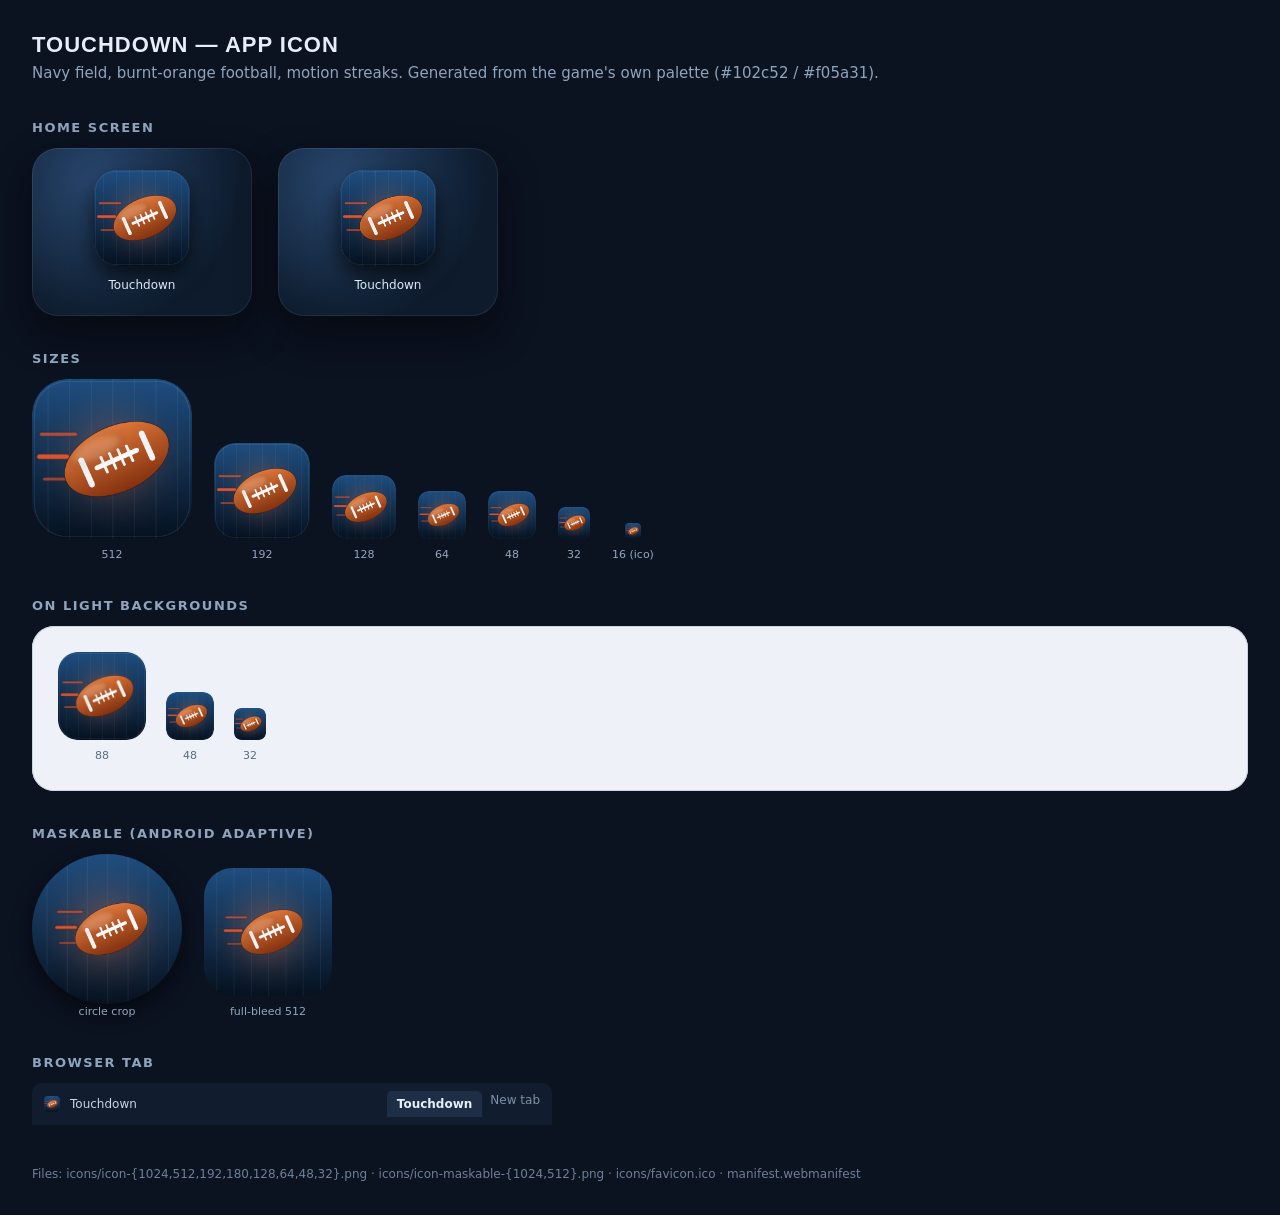
<file: games/touchdown/icons/preview.html>
<!DOCTYPE html>
<html lang="en"><head><meta charset="utf-8"><meta name="viewport" content="width=device-width,initial-scale=1">
<title>Touchdown — icon preview</title>
<link rel="icon" href="favicon.ico">
<style>
  :root{color-scheme:dark}
  body{margin:0;padding:32px;font:15px/1.5 Inter,system-ui,Arial,sans-serif;background:#0b1220;color:#e8eef7}
  h1{font:700 22px/1.2 Impact,'Arial Narrow',sans-serif;letter-spacing:1px;margin:0 0 4px}
  h2{font:600 13px/1 system-ui;letter-spacing:1.5px;text-transform:uppercase;color:#8fa4bd;margin:36px 0 14px}
  p.note{color:#8fa4bd;margin:0}
  .row{display:flex;flex-wrap:wrap;gap:22px;align-items:flex-end}
  .cell{text-align:center;font-size:11px;color:#93a7bf}
  .cell img{display:block;margin:0 auto 8px;border-radius:22%}
  .tiles{display:flex;flex-wrap:wrap;gap:26px}
  .home{width:220px}
  .home .screen{background:radial-gradient(circle at 30% 20%,#28476f,#0d1b2c 70%);border-radius:26px;padding:22px 16px;display:grid;justify-items:center;gap:10px;box-shadow:0 18px 40px #0007,inset 0 0 0 1px #ffffff14}
  .home img{width:96px;height:96px;border-radius:24px;box-shadow:0 10px 22px #000a,0 1px 0 #ffffff2e inset}
  .home span{font-size:12px;color:#dfe9f6}
  .light{background:#eef2f8;border-radius:22px;padding:26px;display:flex;gap:20px;align-items:flex-end;box-shadow:inset 0 0 0 1px #c9d4e3}
  .light .cell{color:#5b6b80}
  .circle{width:150px;height:150px;border-radius:50%;overflow:hidden;box-shadow:0 8px 20px #0008}
  .circle img{width:100%;height:100%;display:block}
  .topbar{display:flex;align-items:center;gap:10px;background:#111d2f;border-radius:10px 10px 0 0;padding:8px 12px;font-size:12px;color:#c7d6e8}
  .topbar img{width:16px;height:16px;border-radius:4px}
  .tabs{display:flex;gap:8px;margin-left:auto;color:#7d90a8}
  .tabs b{background:#1d2e46;border-radius:5px 5px 0 0;padding:4px 10px;color:#e8eef7}
  footer{margin-top:40px;color:#6d8099;font-size:12px}
</style></head><body>
<h1>TOUCHDOWN — APP ICON</h1>
<p class="note">Navy field, burnt-orange football, motion streaks. Generated from the game's own palette (#102c52 / #f05a31).</p>

<h2>Home screen</h2>
<div class="tiles">
  <div class="home"><div class="screen"><img src="icon-192.png" alt="Touchdown app icon"><span>Touchdown</span></div></div>
  <div class="home"><div class="screen"><img src="icon-180.png" alt="Touchdown app icon"><span>Touchdown</span></div></div>
</div>

<h2>Sizes</h2>
<div class="row">
  <div class="cell"><img src="icon-512.png" width="160" height="160" alt="512">512</div>
  <div class="cell"><img src="icon-192.png" width="96" height="96" alt="192">192</div>
  <div class="cell"><img src="icon-128.png" width="64" height="64" alt="128">128</div>
  <div class="cell"><img src="icon-64.png" width="48" height="48" alt="64">64</div>
  <div class="cell"><img src="icon-48.png" width="48" height="48" alt="48">48</div>
  <div class="cell"><img src="icon-32.png" width="32" height="32" alt="32">32</div>
  <div class="cell"><img src="favicon.ico" width="16" height="16" alt="16">16 (ico)</div>
</div>

<h2>On light backgrounds</h2>
<div class="light">
  <div class="cell"><img src="icon-192.png" width="88" height="88" alt="">88</div>
  <div class="cell"><img src="icon-64.png" width="48" height="48" alt="">48</div>
  <div class="cell"><img src="icon-32.png" width="32" height="32" alt="">32</div>
</div>

<h2>Maskable (Android adaptive)</h2>
<div class="row">
  <div class="cell"><div class="circle"><img src="icon-maskable-512.png" alt="maskable circle crop"></div>circle crop</div>
  <div class="cell"><img src="icon-maskable-512.png" width="128" height="128" alt="maskable">full-bleed 512</div>
</div>

<h2>Browser tab</h2>
<div style="width:min(520px,100%)"><div class="topbar"><img src="icon-32.png" alt="">Touchdown<span class="tabs"><b>Touchdown</b><span>New tab</span></span></div></div>

<footer>Files: icons/icon-{1024,512,192,180,128,64,48,32}.png · icons/icon-maskable-{1024,512}.png · icons/favicon.ico · manifest.webmanifest</footer>
</body></html>
</file>
<file: assets/styles.css>
/* ============================================================
   POWERPLAY Workshop — design system
   ============================================================ */
:root{
  --bg:#07080d;
  --bg-2:#0b0d15;
  --panel:#0f121c;
  --panel-2:#131726;
  --line:rgba(255,255,255,.08);
  --line-strong:rgba(255,255,255,.16);
  --text:#eef1f6;
  --muted:#8a91a6;
  --muted-2:#5f6679;
  --lime:#b8ff3d;
  --lime-soft:rgba(184,255,61,.12);
  --violet:#8b5cf6;
  --cyan:#2dd4ef;
  --pink:#ff5f9e;
  --amber:#ffb020;
  --radius:18px;
  --radius-sm:12px;
  --shadow:0 24px 60px -20px rgba(0,0,0,.85);
  --font:"Inter","Segoe UI",system-ui,-apple-system,sans-serif;
  --mono:"JetBrains Mono","SFMono-Regular",Consolas,monospace;
}

*,*::before,*::after{box-sizing:border-box}
html{scroll-behavior:smooth;scroll-padding-top:96px}
body{
  margin:0;
  min-height:100vh;
  background:var(--bg);
  color:var(--text);
  font-family:var(--font);
  font-size:15px;
  line-height:1.6;
  -webkit-font-smoothing:antialiased;
  overflow-x:hidden;
}
body.locked{overflow:hidden}
[hidden]{display:none !important}
h1,h2,h3,h4,p{margin:0}
a{color:inherit;text-decoration:none}
button{font:inherit;color:inherit}
img{max-width:100%}
::selection{background:var(--lime);color:#08090f}

/* ---------- background scene ---------- */
.scene{position:fixed;inset:0;z-index:-1;overflow:hidden;background:
  radial-gradient(1200px 700px at 75% -10%,rgba(139,92,246,.16),transparent 60%),
  radial-gradient(900px 600px at 0% 20%,rgba(45,212,239,.08),transparent 55%),
  linear-gradient(180deg,#07080d 0%,#080910 45%,#06070b 100%);}
.scene-grid{position:absolute;inset:-1px;
  background-image:linear-gradient(rgba(255,255,255,.035) 1px,transparent 1px),linear-gradient(90deg,rgba(255,255,255,.035) 1px,transparent 1px);
  background-size:64px 64px;
  mask-image:radial-gradient(ellipse 90% 70% at 50% 0%,#000 20%,transparent 82%);
  -webkit-mask-image:radial-gradient(ellipse 90% 70% at 50% 0%,#000 20%,transparent 82%);
}
.orb{position:absolute;border-radius:50%;filter:blur(90px);opacity:.55;animation:drift 22s ease-in-out infinite alternate}
.orb-lime{width:420px;height:420px;background:rgba(184,255,61,.16);top:-120px;right:6%}
.orb-violet{width:520px;height:520px;background:rgba(139,92,246,.18);bottom:-220px;left:-80px;animation-delay:-8s}
@keyframes drift{from{transform:translate3d(0,0,0) scale(1)}to{transform:translate3d(40px,50px,0) scale(1.12)}}
.scene-noise{position:absolute;inset:0;opacity:.035;background-image:url("data:image/svg+xml,%3Csvg xmlns='http://www.w3.org/2000/svg' width='140' height='140'%3E%3Cfilter id='n'%3E%3CfeTurbulence type='fractalNoise' baseFrequency='.9' numOctaves='2'/%3E%3C/filter%3E%3Crect width='140' height='140' filter='url(%23n)'/%3E%3C/svg%3E")}

/* ---------- top bar ---------- */
.topbar{
  position:sticky;top:0;z-index:40;
  display:flex;align-items:center;flex-wrap:wrap;row-gap:10px;gap:28px;
  padding:14px clamp(18px,4vw,54px);
  background:rgba(7,8,13,.72);
  backdrop-filter:blur(18px) saturate(140%);
  border-bottom:1px solid var(--line);
}
.brand{display:flex;align-items:center;gap:12px;flex-shrink:0}
.brand-mark{
  width:38px;height:38px;border-radius:11px;display:grid;place-items:center;
  background:var(--lime);color:#0a0b10;box-shadow:0 0 0 1px rgba(184,255,61,.4),0 8px 24px -6px rgba(184,255,61,.55);
}
.brand-mark svg{width:24px;height:24px}
.brand-type{display:flex;flex-direction:column;line-height:1.05}
.brand-type strong{font-size:15px;letter-spacing:.14em;font-weight:800}
.brand-type em{font-style:normal;font-size:10.5px;letter-spacing:.32em;color:var(--muted);text-transform:uppercase}
.topnav{display:flex;gap:2px;margin-left:auto}
/* one top line: the section links and the action buttons sit together, right of the brand */
.topbar .btn{padding:9px 13px;font-size:13px}
.topnav a{padding:7px 11px;font-size:13px}
.topnav a{
  padding:8px 14px;border-radius:999px;font-size:13.5px;font-weight:500;color:var(--muted);
  transition:color .18s,background .18s;
}
.topnav a:hover{color:var(--text);background:rgba(255,255,255,.04)}
.topnav a.is-active{color:var(--text);background:rgba(255,255,255,.06);box-shadow:inset 0 0 0 1px var(--line)}
.topbar-right{display:flex;align-items:center;flex-wrap:wrap;justify-content:flex-end;row-gap:8px;gap:8px;margin-left:0;min-width:0}
.status-pill{
  display:inline-flex;align-items:center;gap:7px;font-size:10.5px;letter-spacing:.08em;text-transform:uppercase;
  color:var(--muted);padding:6px 10px;border:1px solid var(--line);border-radius:999px;white-space:nowrap;
}
.status-pill i{width:6px;height:6px;border-radius:50%;background:var(--lime);box-shadow:0 0 10px var(--lime);animation:pulse 2.4s infinite}
@keyframes pulse{0%,100%{opacity:1}50%{opacity:.35}}

/* ---------- buttons ---------- */
.btn{
  display:inline-flex;align-items:center;justify-content:center;gap:8px;
  padding:10px 16px;border-radius:11px;border:1px solid transparent;
  font-size:13.5px;font-weight:600;cursor:pointer;white-space:nowrap;
  transition:transform .15s,box-shadow .2s,background .2s,border-color .2s,opacity .2s;
}
.btn svg{width:16px;height:16px;flex-shrink:0}
.btn:active{transform:translateY(1px)}
.btn-lime{background:var(--lime);color:#0a0b10;box-shadow:0 8px 24px -10px rgba(184,255,61,.75)}
.btn-lime:hover{background:#c8ff66;box-shadow:0 10px 30px -8px rgba(184,255,61,.85)}
.btn-ghost{background:rgba(255,255,255,.03);border-color:var(--line-strong);color:var(--text)}
.btn-ghost:hover{background:rgba(255,255,255,.07);border-color:rgba(255,255,255,.28)}
.btn-lg{padding:13px 22px;font-size:14.5px;border-radius:13px}
.btn-tiny{padding:5px 10px;font-size:11.5px;border-radius:7px}
.btn-send{width:44px;height:44px;padding:0;border-radius:12px;flex-shrink:0}
.btn-send svg{width:20px;height:20px}
.icon-btn{
  display:grid;place-items:center;width:34px;height:34px;border-radius:9px;border:1px solid transparent;
  background:transparent;color:var(--muted);cursor:pointer;transition:.18s;
}
.icon-btn svg{width:17px;height:17px}
.icon-btn:hover{background:rgba(255,255,255,.07);color:var(--text);border-color:var(--line)}

/* ---------- hero ---------- */
main{max-width:1280px;margin:0 auto;padding:0 clamp(18px,4vw,54px) 80px}
.hero{display:grid;grid-template-columns:1.35fr .65fr;gap:48px;align-items:center;padding:clamp(48px,7vw,92px) 0 64px}
.eyebrow{
  display:inline-flex;align-items:center;gap:8px;
  font-family:var(--mono);font-size:11px;letter-spacing:.18em;text-transform:uppercase;color:var(--muted);
}
.eyebrow .dot{width:5px;height:5px;border-radius:50%;background:var(--lime);box-shadow:0 0 10px var(--lime)}
.hero h1{
  margin:18px 0 0;font-size:clamp(40px,6.2vw,74px);line-height:.98;letter-spacing:-.035em;font-weight:800;
}
.grad{
  background:linear-gradient(100deg,var(--lime) 0%,#e8ffb0 28%,var(--cyan) 62%,var(--violet) 100%);
  -webkit-background-clip:text;background-clip:text;color:transparent;
  filter:drop-shadow(0 0 34px rgba(184,255,61,.16));
}
.lede{max-width:560px;margin:24px 0 0;color:#a9afc0;font-size:16.5px;line-height:1.65}
.hero-actions{display:flex;flex-wrap:wrap;gap:12px;margin-top:32px}
.hero-stats{
  display:grid;grid-template-columns:1fr 1fr;gap:1px;background:var(--line);
  border:1px solid var(--line);border-radius:var(--radius);overflow:hidden;box-shadow:var(--shadow);
}
.stat{background:rgba(12,14,22,.86);padding:22px 20px;display:flex;flex-direction:column;gap:4px;position:relative}
.stat::after{content:"";position:absolute;inset:0;background:radial-gradient(ellipse at top left,rgba(184,255,61,.06),transparent 70%);pointer-events:none}
.stat-num{font-size:34px;font-weight:800;letter-spacing:-.03em;line-height:1;font-variant-numeric:tabular-nums}
.stat-label{font-family:var(--mono);font-size:10.5px;letter-spacing:.14em;text-transform:uppercase;color:var(--muted)}
.stat-wide{grid-column:1/-1;padding:20px}
.stat-wide strong{font-size:15px;font-weight:600}
.meter{height:5px;border-radius:99px;background:rgba(255,255,255,.07);margin-top:12px;overflow:hidden}
.meter i{display:block;height:100%;border-radius:99px;background:linear-gradient(90deg,var(--lime),var(--cyan));box-shadow:0 0 12px rgba(184,255,61,.5)}

/* ---------- sections ---------- */
.section{padding:26px 0 34px;scroll-margin-top:96px}
.section-head{display:flex;align-items:flex-end;justify-content:space-between;gap:24px;flex-wrap:wrap;margin-bottom:26px}
.section-head h2{font-size:clamp(24px,3vw,34px);letter-spacing:-.025em;line-height:1.15;margin-top:8px;font-weight:750}
.library-tools{display:flex;gap:10px;align-items:center}
.search{display:flex;align-items:center;gap:9px;background:rgba(255,255,255,.035);border:1px solid var(--line);border-radius:11px;padding:0 13px;height:42px;min-width:250px;transition:.2s}
.search:focus-within{border-color:rgba(184,255,61,.5);box-shadow:0 0 0 3px rgba(184,255,61,.08)}
.search svg{width:16px;height:16px;color:var(--muted);flex-shrink:0}
.search input{background:none;border:0;outline:0;color:var(--text);font-size:13.5px;width:100%}
.search input::placeholder{color:var(--muted-2)}

.filters{display:flex;gap:8px;flex-wrap:wrap;margin-bottom:22px}
.chip{
  padding:7px 14px;border-radius:999px;border:1px solid var(--line);background:rgba(255,255,255,.02);
  color:var(--muted);font-size:12.5px;font-weight:500;cursor:pointer;transition:.18s;
}
.chip:hover{color:var(--text);border-color:var(--line-strong)}
.chip.is-active{background:var(--lime);border-color:var(--lime);color:#0a0b10;font-weight:600}
.chip-outline{background:transparent;border-style:dashed}

/* ---------- game grid ---------- */
.game-grid{display:grid;grid-template-columns:repeat(auto-fill,minmax(255px,1fr));gap:18px}
.game-card{
  position:relative;display:flex;flex-direction:column;text-align:left;
  background:linear-gradient(180deg,rgba(19,23,38,.9),rgba(12,14,22,.92));
  border:1px solid var(--line);border-radius:var(--radius);overflow:hidden;cursor:pointer;
  transition:transform .25s cubic-bezier(.2,.7,.3,1),border-color .25s,box-shadow .25s;
  box-shadow:0 1px 0 rgba(255,255,255,.03) inset;
}
.game-card:hover{transform:translateY(-4px);border-color:rgba(184,255,61,.35);box-shadow:0 22px 45px -22px rgba(0,0,0,.9),0 0 0 1px rgba(184,255,61,.12)}
.game-cover{position:relative;aspect-ratio:16/10;overflow:hidden;background:#0b0d15}
.game-cover canvas,.game-cover .cover-art{position:absolute;inset:0;width:100%;height:100%;display:block}
img.cover-art{object-fit:cover;object-position:center top}
.game-cover::after{
  content:"";position:absolute;inset:0;
  background:linear-gradient(180deg,transparent 40%,rgba(9,10,16,.55) 100%);
  pointer-events:none;
}
.game-cover .badge{
  position:absolute;top:10px;left:10px;z-index:2;display:inline-flex;align-items:center;gap:6px;
  padding:4px 9px;border-radius:999px;font-family:var(--mono);font-size:9.5px;letter-spacing:.1em;text-transform:uppercase;
  background:rgba(7,8,13,.72);border:1px solid rgba(255,255,255,.18);backdrop-filter:blur(8px);color:#d9deea;
}
.game-cover .badge i{width:5px;height:5px;border-radius:50%;background:var(--lime)}
.game-cover .badge.status-progress i{background:var(--amber)}
.game-cover .badge.status-prototype i{background:var(--cyan)}
.game-cover .play-float{
  position:absolute;z-index:2;right:12px;bottom:12px;width:40px;height:40px;border-radius:50%;
  display:grid;place-items:center;background:var(--lime);color:#0a0b10;opacity:0;transform:scale(.8);
  transition:.25s;box-shadow:0 8px 20px rgba(184,255,61,.4);
}
.game-card:hover .play-float{opacity:1;transform:none}
.play-float svg{width:15px;height:15px;margin-left:2px}
.game-body{padding:14px 16px 16px;display:flex;flex-direction:column;gap:6px;flex:1}
.game-title-row{display:flex;align-items:center;justify-content:space-between;gap:10px}
.game-title{font-size:15.5px;font-weight:650;letter-spacing:-.01em}
.game-genre{font-family:var(--mono);font-size:10px;letter-spacing:.12em;text-transform:uppercase;color:var(--muted-2)}
.game-pitch{font-size:12.5px;color:var(--muted);line-height:1.5;display:-webkit-box;-webkit-line-clamp:2;-webkit-box-orient:vertical;overflow:hidden;min-height:38px}
.game-stats{display:flex;gap:14px;margin-top:6px;padding-top:10px;border-top:1px solid rgba(255,255,255,.06);font-family:var(--mono);font-size:10.5px;color:var(--muted-2);letter-spacing:.04em}
.game-stats b{color:#c4cada;font-weight:600}
.edited-chip{font-style:normal;color:var(--lime,#b8ff3d);border:1px solid rgba(184,255,61,.35);background:rgba(184,255,61,.08);border-radius:999px;padding:1px 7px;letter-spacing:.05em;text-transform:uppercase;font-size:9.5px}
.empty-state{text-align:center;color:var(--muted);padding:48px 20px;border:1px dashed var(--line-strong);border-radius:var(--radius);margin-top:6px}

/* ---------- architect ---------- */
.ai-badge{
  display:inline-flex;align-items:center;gap:8px;padding:6px 12px;border-radius:999px;
  border:1px solid rgba(184,255,61,.28);background:var(--lime-soft);color:#d9ffa4;
  font-family:var(--mono);font-size:10.5px;letter-spacing:.1em;text-transform:uppercase;
}
.ai-badge i{width:6px;height:6px;border-radius:50%;background:var(--lime);box-shadow:0 0 8px var(--lime)}
.architect-grid{display:grid;grid-template-columns:minmax(0,.9fr) minmax(0,1.1fr);gap:18px;align-items:stretch}
.panel{
  background:linear-gradient(180deg,rgba(17,20,32,.92),rgba(11,13,20,.95));
  border:1px solid var(--line);border-radius:var(--radius);box-shadow:var(--shadow);
  display:flex;flex-direction:column;overflow:hidden;
}
.panel-head{
  display:flex;align-items:center;gap:12px;padding:14px 16px;border-bottom:1px solid var(--line);
  background:rgba(255,255,255,.015);
}
.panel-head strong{display:block;font-size:13.5px;font-weight:650;line-height:1.2}
.panel-head .muted{display:block;font-size:11px;color:var(--muted-2)}
.panel-head .icon-btn{margin-left:auto}
.ai-avatar{
  width:34px;height:34px;border-radius:10px;display:grid;place-items:center;flex-shrink:0;
  background:linear-gradient(145deg,rgba(184,255,61,.2),rgba(139,92,246,.25));
  border:1px solid rgba(184,255,61,.3);color:var(--lime);
}
.ai-avatar svg{width:20px;height:20px}
.muted{color:var(--muted)}

/* chat */
.chat-panel{min-height:560px}
.chat-log{flex:1;overflow-y:auto;padding:18px 16px;display:flex;flex-direction:column;gap:14px;max-height:420px;scrollbar-width:thin;scrollbar-color:rgba(255,255,255,.14) transparent}
.chat-log::-webkit-scrollbar{width:8px}
.chat-log::-webkit-scrollbar-thumb{background:rgba(255,255,255,.12);border-radius:9px}
.msg{display:flex;gap:10px;max-width:94%;animation:msgIn .3s cubic-bezier(.2,.7,.3,1)}
@keyframes msgIn{from{opacity:0;transform:translateY(6px)}to{opacity:1;transform:none}}
.msg-ai{align-self:flex-start}
.msg-me{align-self:flex-end;flex-direction:row-reverse}
.msg-avatar{width:26px;height:26px;border-radius:8px;flex-shrink:0;display:grid;place-items:center;font-family:var(--mono);font-size:10px;font-weight:700}
.msg-ai .msg-avatar{background:rgba(184,255,61,.14);color:var(--lime);border:1px solid rgba(184,255,61,.25)}
.msg-me .msg-avatar{background:rgba(139,92,246,.18);color:#cdb9ff;border:1px solid rgba(139,92,246,.35)}
.bubble{padding:10px 13px;border-radius:12px;font-size:13.5px;line-height:1.6;white-space:pre-wrap;overflow-wrap:anywhere}
.msg-ai .bubble{background:rgba(255,255,255,.045);border:1px solid var(--line);border-top-left-radius:4px;color:#dbe0ea}
.msg-me .bubble{background:rgba(184,255,61,.12);border:1px solid rgba(184,255,61,.2);border-top-right-radius:4px;color:#f1ffd6}
.bubble code{font-family:var(--mono);font-size:12px;background:rgba(0,0,0,.35);padding:1px 5px;border-radius:5px;color:#d7ff9c}
.bubble b{color:#fff;font-weight:650}
.typing{display:inline-flex;gap:4px;padding:4px 2px}
.typing i{width:5px;height:5px;border-radius:50%;background:var(--muted);animation:blink 1.2s infinite}
.typing i:nth-child(2){animation-delay:.16s}.typing i:nth-child(3){animation-delay:.32s}
@keyframes blink{0%,80%,100%{opacity:.25;transform:translateY(0)}40%{opacity:1;transform:translateY(-2px)}}
.chips-row{display:flex;gap:7px;flex-wrap:wrap;padding:0 16px 10px}
.composer{display:flex;gap:9px;align-items:flex-end;padding:10px 12px;margin:0 12px;border:1px solid var(--line-strong);border-radius:14px;background:rgba(255,255,255,.03);transition:.2s}
.composer:focus-within{border-color:rgba(184,255,61,.45);box-shadow:0 0 0 3px rgba(184,255,61,.07)}
.composer textarea{flex:1;resize:none;border:0;outline:0;background:none;color:var(--text);font-family:var(--font);font-size:13.5px;line-height:1.5;max-height:110px;padding:10px 4px}
.composer textarea::placeholder{color:var(--muted-2)}
.composer-hint{font-size:10.5px;color:var(--muted-2);padding:8px 16px 14px}
kbd{font-family:var(--mono);font-size:10px;background:rgba(255,255,255,.08);padding:1px 5px;border-radius:4px;border:1px solid var(--line)}

/* blueprint */
.blueprint-panel{min-height:560px}
.bp-tabs{display:flex;gap:2px;margin-left:auto;background:rgba(0,0,0,.3);padding:3px;border-radius:9px;border:1px solid var(--line)}
.bp-tab{padding:5px 11px;border:0;background:none;border-radius:7px;font-size:11.5px;font-weight:600;color:var(--muted);cursor:pointer;transition:.16s}
.bp-tab:hover{color:var(--text)}
.bp-tab.is-active{background:rgba(255,255,255,.09);color:var(--text);box-shadow:0 1px 3px rgba(0,0,0,.4)}
.bp-body{flex:1;display:flex;min-height:0;position:relative}
.bp-view{display:none;width:100%;overflow-y:auto;max-height:500px}
.bp-view.is-active{display:block}
.bp-placeholder{height:100%;min-height:440px;display:flex;flex-direction:column;align-items:center;justify-content:center;gap:18px;text-align:center;padding:36px;color:var(--muted);font-size:13px;max-width:340px;margin:0 auto}
.ghost-glyph{width:74px;height:74px;border-radius:20px;display:grid;place-items:center;border:1px dashed var(--line-strong);color:var(--muted-2)}
.ghost-glyph svg{width:36px;height:36px}

.plan{padding:18px 18px 24px;display:flex;flex-direction:column;gap:18px}
.plan-top{display:flex;align-items:flex-start;gap:14px}
.plan-icon{width:46px;height:46px;border-radius:13px;display:grid;place-items:center;font-size:22px;background:var(--lime-soft);border:1px solid rgba(184,255,61,.28);flex-shrink:0}
.plan h3{font-size:19px;letter-spacing:-.02em;line-height:1.25}
.plan .plan-sub{font-size:12.5px;color:var(--muted);margin-top:2px}
.plan-section h4{font-family:var(--mono);font-size:10.5px;letter-spacing:.16em;text-transform:uppercase;color:var(--muted-2);margin:0 0 9px;display:flex;align-items:center;gap:8px}
.plan-section h4::after{content:"";flex:1;height:1px;background:var(--line)}
.plan ul{list-style:none;margin:0;padding:0;display:flex;flex-direction:column;gap:7px}
.plan li{position:relative;padding-left:19px;font-size:12.8px;color:#c3c9d8;line-height:1.5}
.plan li::before{content:"";position:absolute;left:2px;top:7px;width:6px;height:6px;border-radius:2px;background:var(--lime);box-shadow:0 0 8px rgba(184,255,61,.45)}
.screens{display:flex;flex-wrap:wrap;gap:6px}
.screen-pill{padding:5px 10px;border-radius:8px;border:1px solid var(--line);background:rgba(255,255,255,.03);font-size:11.5px;color:#c9cfdd;font-family:var(--mono)}
.stack-row{display:flex;flex-wrap:wrap;gap:6px}
.stack-pill{padding:4px 9px;border-radius:7px;font-size:11px;background:rgba(139,92,246,.14);border:1px solid rgba(139,92,246,.3);color:#d6c8ff;font-family:var(--mono)}
.data-table{width:100%;border-collapse:collapse;font-size:11.8px;font-family:var(--mono)}
.data-table th{text-align:left;color:var(--muted-2);font-weight:500;font-size:10px;letter-spacing:.1em;text-transform:uppercase;padding:4px 8px;border-bottom:1px solid var(--line)}
.data-table td{padding:6px 8px;border-bottom:1px solid rgba(255,255,255,.05);color:#b9c0d2}
.data-table td:first-child{color:#e8ebf2}
.steps{display:flex;flex-direction:column;gap:0}
.step{display:flex;gap:12px;position:relative;padding-bottom:14px}
.step:last-child{padding-bottom:0}
.step::before{content:"";position:absolute;left:10px;top:22px;bottom:0;width:1px;background:var(--line)}
.step:last-child::before{display:none}
.step-num{width:22px;height:22px;border-radius:50%;background:rgba(184,255,61,.12);border:1px solid rgba(184,255,61,.35);color:var(--lime);display:grid;place-items:center;font-size:10.5px;font-weight:700;flex-shrink:0;z-index:1}
.step p{font-size:12.8px;color:#c3c9d8;line-height:1.5;padding-top:1px}
.step p b{display:block;color:#eef1f6;font-size:12.8px;font-weight:600}
.plan-actions{display:flex;gap:8px;flex-wrap:wrap;margin-top:4px}

/* code */
.code-toolbar{display:flex;align-items:center;justify-content:space-between;gap:10px;padding:10px 14px;border-bottom:1px solid var(--line);position:sticky;top:0;background:#0e111b;z-index:2}
.file-pill{font-family:var(--mono);font-size:11px;color:#c9cfdd;background:rgba(255,255,255,.05);padding:4px 9px;border-radius:6px;border:1px solid var(--line)}
.code-actions{display:flex;gap:6px}
.code-block{margin:0;padding:16px;font-family:var(--mono);font-size:11.6px;line-height:1.65;color:#c8d2e4;overflow:auto;max-height:460px;tab-size:2}
.code-block .tok-tag{color:#ff7ab2}
.code-block .tok-attr{color:#b8ff3d}
.code-block .tok-str{color:#ffd479}
.code-block .tok-com{color:#5f6679;font-style:italic}
.code-block .tok-kw{color:#8b5cf6}

/* preview */
.preview-bar{display:flex;align-items:center;gap:10px;padding:8px 12px;border-bottom:1px solid var(--line);background:#0e111b}
.traffic{display:flex;gap:5px}
.traffic i{width:8px;height:8px;border-radius:50%;background:#2a2f42}
.traffic i:nth-child(1){background:#ff5f57}.traffic i:nth-child(2){background:#febc2e}.traffic i:nth-child(3){background:#28c840}
.preview-url{font-family:var(--mono);font-size:11px;color:var(--muted);flex:1;background:rgba(255,255,255,.04);padding:3px 9px;border-radius:6px}
#previewFrame{width:100%;height:440px;border:0;background:#0b0d15;display:block}

/* ---------- about ---------- */
.about-card{
  display:grid;grid-template-columns:1.2fr .8fr;gap:36px;padding:36px;border-radius:var(--radius);
  border:1px solid var(--line);background:linear-gradient(120deg,rgba(184,255,61,.05),rgba(139,92,246,.07) 55%,rgba(45,212,239,.04));
}
.about-card h2{font-size:clamp(22px,2.6vw,30px);margin:8px 0 12px;letter-spacing:-.02em}
.about-card p{color:#a9afc0;font-size:13.5px;max-width:520px}
.about-list{list-style:none;margin:0;padding:0;display:flex;flex-direction:column;gap:12px}
.about-list li{font-size:12.8px;color:var(--muted);padding-left:22px;position:relative;line-height:1.5}
.about-list li::before{content:"→";position:absolute;left:0;color:var(--lime)}
.about-list b{color:#e6e9f0;font-weight:600}

.footer{
  max-width:1280px;margin:0 auto;padding:22px clamp(18px,4vw,54px) 40px;
  display:flex;justify-content:space-between;gap:16px;flex-wrap:wrap;
  font-family:var(--mono);font-size:10.5px;letter-spacing:.08em;color:var(--muted-2);text-transform:uppercase;
}

/* ---------- modals ---------- */
/* Above the sign-in gate (z-index 90) so a sheet opened from the gate is usable. */
.modal{position:fixed;inset:0;z-index:110;display:grid;place-items:center;padding:20px}
.modal[hidden]{display:none}
.modal-backdrop{position:absolute;inset:0;background:rgba(4,5,9,.78);backdrop-filter:blur(8px);animation:fade .2s ease}
@keyframes fade{from{opacity:0}to{opacity:1}}
.modal-card{
  position:relative;z-index:1;width:100%;background:linear-gradient(180deg,#131726,#0c0e17);
  border:1px solid var(--line-strong);border-radius:22px;box-shadow:0 40px 100px -30px #000;
  animation:pop .28s cubic-bezier(.2,.8,.3,1);overflow:hidden;
}
@keyframes pop{from{opacity:0;transform:translateY(14px) scale(.98)}to{opacity:1;transform:none}}
.modal-close{position:absolute;top:12px;right:12px;z-index:3;background:rgba(8,9,14,.55);border-color:var(--line)}
.game-modal-card{max-width:640px;display:grid;grid-template-columns:1fr 1.15fr}
.game-modal-art{position:relative;min-height:300px;background:#0b0d15;overflow:hidden}
.game-modal-art canvas,.game-modal-art .cover-art{position:absolute;inset:0;width:100%;height:100%;display:block}
.game-modal-art img.cover-art{object-fit:cover;object-position:center top}
.game-modal-art::after{content:"";position:absolute;inset:0;background:linear-gradient(90deg,transparent 55%,rgba(12,14,23,.9) 100%)}
.game-modal-body{padding:34px 30px 26px;display:flex;flex-direction:column;gap:10px}
.game-modal-body h3{font-size:26px;letter-spacing:-.025em;line-height:1.15;margin-top:6px}
.game-modal-body .muted{font-size:13px;line-height:1.6}
.meta-grid{display:grid;grid-template-columns:1fr 1fr;gap:1px;background:var(--line);border:1px solid var(--line);border-radius:11px;overflow:hidden;margin-top:8px}
.meta-cell{background:#0e111a;padding:10px 12px;display:flex;flex-direction:column;gap:2px}
.meta-cell span{font-family:var(--mono);font-size:9px;letter-spacing:.13em;text-transform:uppercase;color:var(--muted-2)}
.meta-cell b{font-size:13px;font-weight:600}
.game-modal-actions{display:flex;gap:9px;margin-top:16px;flex-wrap:wrap}
.add-modal-card{max-width:520px;padding:32px 30px 28px}
.add-modal-card h3{font-size:23px;letter-spacing:-.02em;margin:8px 0 20px}
.form{display:flex;flex-direction:column;gap:14px}
.form label{display:flex;flex-direction:column;gap:6px;font-size:11.5px;letter-spacing:.06em;text-transform:uppercase;color:var(--muted);font-family:var(--mono)}
.form input,.form select,.form textarea{
  width:100%;padding:10px 12px;border-radius:10px;border:1px solid var(--line-strong);
  background:rgba(255,255,255,.03);color:var(--text);font-family:var(--font);font-size:13.5px;outline:0;
  transition:.18s;text-transform:none;letter-spacing:normal;
}
.form input:focus,.form select:focus,.form textarea:focus{border-color:rgba(184,255,61,.55);box-shadow:0 0 0 3px rgba(184,255,61,.08)}
.form select{appearance:none;background-image:url("data:image/svg+xml,%3Csvg xmlns='http://www.w3.org/2000/svg' width='12' height='8'%3E%3Cpath d='M1 1l5 5 5-5' stroke='%238a91a6' stroke-width='1.6' fill='none' stroke-linecap='round'/%3E%3C/svg%3E");background-repeat:no-repeat;background-position:right 12px center}

/* status of a game, changed from its detail card */
.status-edit{display:flex;align-items:center;gap:10px;margin-top:16px;font-family:var(--mono);font-size:11.5px;letter-spacing:.06em;text-transform:uppercase;color:var(--muted)}
.status-select{
  appearance:none;padding:7px 30px 7px 11px;border-radius:9px;border:1px solid var(--line-strong);
  background:rgba(255,255,255,.03);color:var(--text);font-family:var(--font);font-size:13px;
  letter-spacing:normal;text-transform:none;cursor:pointer;outline:0;transition:.18s;
  background-image:url("data:image/svg+xml,%3Csvg xmlns='http://www.w3.org/2000/svg' width='12' height='8'%3E%3Cpath d='M1 1l5 5 5-5' stroke='%238a91a6' stroke-width='1.6' fill='none' stroke-linecap='round'/%3E%3C/svg%3E");
  background-repeat:no-repeat;background-position:right 10px center;
}
.status-select:focus{border-color:rgba(184,255,61,.55);box-shadow:0 0 0 3px rgba(184,255,61,.08)}
.form textarea{resize:vertical;min-height:64px}
.form-row{display:grid;grid-template-columns:1fr 1fr;gap:12px}
.form-actions{display:flex;justify-content:flex-end;gap:9px;margin-top:6px}
.confirm-card{max-width:440px;padding:32px 30px 28px}
.confirm-card h3{font-size:23px;letter-spacing:-.02em;margin:8px 0 10px}
.confirm-text{color:var(--muted);font-size:13.5px;line-height:1.55;margin:0 0 22px}
.replace-current{margin:0;font-family:var(--mono);font-size:11.5px;color:var(--muted);line-height:1.5;word-break:break-all}
.replace-current code{color:#b8ff3d}
.play-modal-card{max-width:820px}
.play-head{display:flex;align-items:center;gap:18px;padding:16px 20px;border-bottom:1px solid var(--line);flex-wrap:wrap}
.play-head h3{font-size:18px;letter-spacing:-.02em;margin-top:2px}
.play-hud{display:flex;gap:7px;margin-left:auto;flex-wrap:wrap}
.hud-pill{font-family:var(--mono);font-size:10px;letter-spacing:.1em;color:var(--muted);border:1px solid var(--line);padding:4px 9px;border-radius:7px;background:rgba(255,255,255,.03)}
.hud-pill b{color:var(--lime);font-size:12px;margin-left:3px;font-variant-numeric:tabular-nums}
.play-stage{position:relative;background:radial-gradient(ellipse at center,#101426,#070810 70%);aspect-ratio:18/11;max-height:70vh}
#gameCanvas{position:absolute;inset:0;width:100%;height:100%;display:block;touch-action:manipulation;cursor:crosshair}
.play-overlay{
  position:absolute;inset:0;display:flex;flex-direction:column;align-items:center;justify-content:center;gap:10px;
  text-align:center;padding:30px;background:rgba(6,7,12,.72);backdrop-filter:blur(4px);transition:opacity .25s;
}
.play-overlay[hidden]{display:none}
.play-overlay h4{font-size:clamp(20px,3vw,28px);letter-spacing:-.02em}
.play-overlay .muted{font-size:12.5px;max-width:340px}
.play-overlay .btn{margin-top:8px}
.play-foot{padding:10px 20px 14px;font-size:11px;text-align:center}

/* ---------- toast ---------- */
.toast{
  position:fixed;left:50%;bottom:28px;transform:translateX(-50%) translateY(0);z-index:120;
  display:flex;align-items:center;gap:9px;padding:11px 18px;border-radius:999px;
  background:#eafccb;color:#12160a;font-size:13px;font-weight:600;box-shadow:0 16px 40px -12px rgba(0,0,0,.9);
  animation:toastIn .3s cubic-bezier(.2,.8,.3,1);
  pointer-events:none; /* never swallow a tap on the message or button behind it */
}
.toast[hidden]{display:none}
.toast.err{background:#ffd9e2;color:#3a0a17}
@keyframes toastIn{from{opacity:0;transform:translate(-50%,14px)}to{opacity:1;transform:translate(-50%,0)}}

/* ---------- responsive ---------- */
@media (max-width:1080px){
  .hero{grid-template-columns:1fr;gap:34px;padding-top:44px}
  .hero-stats{grid-template-columns:repeat(3,1fr)}
  .stat-wide{grid-column:1/-1}
  .architect-grid{grid-template-columns:1fr}
  .chat-panel{min-height:auto}
  .game-modal-card{grid-template-columns:1fr;max-width:520px}
  .game-modal-art{min-height:200px}
  .game-modal-art::after{background:linear-gradient(180deg,transparent 40%,rgba(12,14,23,.92) 100%)}
}
@media (max-width:1380px){
  /* the online pill is decoration: drop it before the bar is allowed to wrap */
  .status-pill{display:none}
}
@media (max-width:1180px){
  /* the signed-in top bar is wide: let it wrap instead of pushing the page sideways */
  .topbar{flex-wrap:wrap;row-gap:10px}
  .topbar-right{flex-wrap:wrap;justify-content:flex-end;row-gap:8px;margin-left:auto;flex-shrink:1;min-width:0}
  .status-pill{display:none}
}
@media (max-width:820px){
  .topnav{display:none}
  .topbar{gap:14px}
  .status-pill{display:none}
  .topbar-right{margin-left:auto}
  .about-card{grid-template-columns:1fr;gap:24px;padding:26px}
  .hero-stats{grid-template-columns:1fr 1fr}
  .section-head{align-items:flex-start}
  .search{min-width:0;width:100%}
  .library-tools{width:100%}
  .bp-tabs{margin-left:0}
  .panel-head{flex-wrap:wrap}
}
@media (max-width:560px){
  body{font-size:14px}
  .topbar{padding:12px 16px;flex-wrap:wrap;row-gap:8px}
  .topbar-right{margin-left:0;width:100%;justify-content:flex-end;gap:8px}
  .topbar-right .btn{font-size:12.5px;padding:8px 12px}
  main{padding:0 16px 56px}
  .brand-type em{display:none}
  .brand-type strong{font-size:13px}
  .btn-lg{padding:11px 16px;font-size:13.5px}
  .hero{padding-bottom:44px}
  .hero-stats{grid-template-columns:1fr 1fr}
  .stat{padding:16px 14px}
  .stat-num{font-size:27px}
  .game-grid{grid-template-columns:1fr}
  .modal{padding:12px}
  .game-modal-card,.add-modal-card{border-radius:18px}
  .play-hud{width:100%;margin-left:0;order:3}
  .play-stage{aspect-ratio:1/1}
  .chips-row{overflow-x:auto;flex-wrap:nowrap;padding-bottom:12px}
  .chip{flex-shrink:0}
  .chat-log{max-height:340px}
  .code-block{font-size:10.5px;max-height:360px}
  .footer{flex-direction:column;gap:8px}
}
@media (prefers-reduced-motion:reduce){
  *,*::before,*::after{animation-duration:.01ms !important;animation-iteration-count:1 !important;transition-duration:.01ms !important}
  html{scroll-behavior:auto}
}

/* ---------- per-game play links + install ---------- */
.game-links{display:flex;align-items:center;flex-wrap:wrap;gap:6px;margin-top:10px;padding-top:10px;border-top:1px solid rgba(255,255,255,.07)}
.game-link{display:inline-flex;align-items:center;gap:6px;min-height:32px;max-width:100%;padding:5px 10px;border-radius:99px;border:1px solid rgba(255,255,255,.1);background:rgba(255,255,255,.03);color:#8a91a6;font-family:"JetBrains Mono",ui-monospace,monospace;font-size:11px;text-decoration:none;transition:color .15s,border-color .15s}
.game-link svg{width:11px;height:11px;flex:0 0 auto;color:#b8ff3d}
.game-link span{overflow:hidden;text-overflow:ellipsis;white-space:nowrap}
.game-link:hover{border-color:rgba(184,255,61,.4);color:#eef1f6}
.game-link.is-empty{font-style:italic;opacity:.65}
.game-link-copy{margin-left:auto;flex:0 0 auto;min-height:32px;padding:5px 11px;border-radius:99px;border:1px solid rgba(255,255,255,.12);background:none;color:#8a91a6;font-size:10px;letter-spacing:.09em;text-transform:uppercase;cursor:pointer;transition:color .15s,border-color .15s}
.game-link-copy:hover{color:#b8ff3d;border-color:rgba(184,255,61,.4)}
.game-link-install{color:#b8ff3d;border-color:rgba(184,255,61,.32);font-family:inherit;font-size:11.5px;font-weight:700;letter-spacing:.01em}
.game-link-install:hover{background:rgba(184,255,61,.1);border-color:rgba(184,255,61,.5);color:#d9ff9e}
a.btn{text-decoration:none}
.install-btn{white-space:nowrap}
@media (max-width:560px){
  .game-link,.game-link-copy{min-height:44px}
}
.install-btn.is-gate{width:100%;justify-content:center;margin-top:10px}

.account-file {
  margin-top: 14px;
  padding-top: 12px;
  border-top: 1px solid var(--line, rgba(255, 255, 255, .1));
  display: flex;
  flex-direction: column;
  gap: 8px;
  align-items: flex-start;
}
.hint-small {
  margin: 0;
  font-size: 12px;
  line-height: 1.5;
  color: var(--muted, #8b93a3);
  max-width: 46ch;
}

/* Which address this copy is running on — an installed app keeps the address it was
   installed from, so this is the quickest way to spot a stale install. */
.login-host {
  margin: 10px 0 0;
  font-size: 11px;
  letter-spacing: .06em;
  text-transform: uppercase;
  color: var(--muted, #8b93a3);
  opacity: .75;
  word-break: break-all;
}

/* Install sheet: same card language as the games' one-tap install card. */
.install-card { max-width: 440px; }
.install-card .install-now {
  width: 100%;
  margin: 4px 0 2px;
  font-size: 15px;
  padding: 14px 18px;
}
.install-steps {
  margin: 10px 0 0;
  padding-left: 20px;
  display: grid;
  gap: 6px;
  font-size: 13px;
  line-height: 1.45;
  color: var(--muted, #8b93a3);
}
.install-steps li::marker { color: var(--lime, #b6ff3d); }

.account-file-actions { display: flex; flex-wrap: wrap; gap: 8px; }
#accountsState { color: var(--lime, #b6ff3d); }

/* Architect: conversations saved per account, shown side by side. */
.saved-chats {
  margin-top: 10px;
  padding-top: 10px;
  border-top: 1px solid var(--line, rgba(255, 255, 255, .1));
}
.saved-chats-head {
  display: flex;
  align-items: center;
  justify-content: space-between;
  gap: 10px;
  margin-bottom: 8px;
}
.saved-chats-head strong {
  font-size: 11px;
  letter-spacing: .14em;
  text-transform: uppercase;
  color: var(--muted, #8b93a3);
}
.saved-chats-tools { display: flex; gap: 6px; }
.saved-chats-row {
  display: flex;
  gap: 8px;
  overflow-x: auto;
  padding-bottom: 6px;
  scroll-snap-type: x proximity;
  -webkit-overflow-scrolling: touch;
}
.saved-chat {
  position: relative;
  flex: 0 0 auto;
  width: 176px;
  scroll-snap-align: start;
}
.saved-chat-open {
  width: 100%;
  height: 100%;
  display: flex;
  flex-direction: column;
  gap: 3px;
  padding: 10px 12px;
  text-align: left;
  border-radius: 12px;
  border: 1px solid var(--line, rgba(255, 255, 255, .1));
  background: rgba(255, 255, 255, .03);
  color: var(--ink, #eef1f7);
  cursor: pointer;
  font: inherit;
}
.saved-chat-open strong {
  font-size: 12.5px;
  line-height: 1.3;
  display: -webkit-box;
  -webkit-line-clamp: 2;
  -webkit-box-orient: vertical;
  overflow: hidden;
}
.saved-chat-open span { font-size: 11px; color: var(--muted, #8b93a3); }
.saved-chat-open em {
  font-size: 10.5px;
  font-style: normal;
  color: var(--lime, #b6ff3d);
  white-space: nowrap;
  overflow: hidden;
  text-overflow: ellipsis;
}
.saved-chat.is-active .saved-chat-open {
  border-color: rgba(182, 255, 61, .55);
  background: rgba(182, 255, 61, .08);
}
.saved-chat-del {
  position: absolute;
  top: 4px;
  right: 4px;
  width: 22px;
  height: 22px;
  border-radius: 50%;
  border: 0;
  background: rgba(8, 9, 14, .6);
  color: var(--muted, #8b93a3);
  font-size: 15px;
  line-height: 1;
  cursor: pointer;
  opacity: 0;
  transition: opacity .15s ease;
}
.saved-chat:hover .saved-chat-del,
.saved-chat-del:focus-visible { opacity: 1; }
.saved-chats-empty {
  margin: 0;
  font-size: 11.5px;
  line-height: 1.5;
  color: var(--muted, #8b93a3);
}

/* ---------- the Architect's real AI ---------- */
.ai-engine{cursor:pointer;font-family:var(--mono);transition:border-color .2s,background .2s,color .2s}
.ai-engine:hover{border-color:rgba(184,255,61,.55);color:#eaffc7}
.ai-engine:focus-visible{outline:2px solid var(--lime);outline-offset:2px}
.engine-chips{display:flex;gap:8px;flex-wrap:wrap;align-items:center;justify-content:flex-end}
#ghChip[data-state="off"]{border-color:rgba(255,255,255,.16);background:rgba(255,255,255,.04);color:var(--muted)}
#ghChip[data-state="off"] i{background:#8b93a3;box-shadow:none}
#ghChip[data-state="saving"]{border-color:rgba(255,214,102,.5);color:#ffe7a3}
.gh-row{display:grid;grid-template-columns:minmax(0,.8fr) minmax(0,1.2fr);gap:10px}
@media (max-width:520px){.gh-row{grid-template-columns:1fr}}
.ai-card{max-width:520px}
.ai-card .field{margin-bottom:10px}
.typing-note{font-family:var(--mono);font-size:10.5px;color:var(--muted);letter-spacing:.04em}
.plan-summary{white-space:pre-wrap;line-height:1.62;font-size:13.5px;color:#cfd4e2}
.plan-summary b{color:#fff}
.plan-summary code{font-family:var(--mono);font-size:12px;background:rgba(255,255,255,.07);padding:1px 5px;border-radius:5px}

/* ---- Lemoncode assistant link, editable code, Python pane ---- */
.lemon-link{
  display:inline-flex;align-items:center;gap:6px;flex:0 0 auto;
  margin-left:auto;padding:6px 10px;border-radius:999px;
  border:1px solid rgba(198,255,74,.38);background:rgba(198,255,74,.08);
  color:var(--lime,#c6ff4a);font-size:12px;font-weight:600;text-decoration:none;
  white-space:nowrap;line-height:1;
}
.lemon-link svg{width:15px;height:15px;flex:0 0 auto}
.lemon-link:hover{background:rgba(198,255,74,.16);border-color:rgba(198,255,74,.6)}
.lemon-link:focus-visible{outline:2px solid var(--lime,#c6ff4a);outline-offset:2px}
@media (max-width:640px){.lemon-link span{display:none}.lemon-link{padding:6px}}

.code-langs{display:inline-flex;gap:2px;padding:2px;border-radius:999px;background:rgba(255,255,255,.06);flex:0 0 auto}
.code-lang{
  border:0;background:none;color:inherit;opacity:.6;cursor:pointer;
  font:inherit;font-size:11px;font-weight:700;letter-spacing:.04em;
  padding:4px 9px;border-radius:999px;
}
.code-lang.is-active{background:rgba(198,255,74,.16);color:var(--lime,#c6ff4a);opacity:1}
.code-lang:focus-visible{outline:2px solid var(--lime,#c6ff4a);outline-offset:1px}

.code-edit{
  width:100%;margin:0;border-radius:14px;resize:vertical;
  min-height:320px;font-family:var(--mono,ui-monospace,SFMono-Regular,Menlo,monospace);
  font-size:12.5px;line-height:1.55;tab-size:2;
}
.code-hint{margin:8px 2px 0;font-size:12px;opacity:.72}
.py-pane{display:flex;flex-direction:column;gap:8px}
.py-bar{display:flex;align-items:center;gap:8px;flex-wrap:wrap}
.py-code{white-space:pre}

@media (max-width:640px){
  .code-toolbar{flex-wrap:wrap;row-gap:8px}
  .code-actions{flex-wrap:wrap;width:100%;justify-content:flex-start}
}

/* ---------- the stage: play in place, then edit by hand ---------- */
.play-stage{position:fixed;inset:0;z-index:100;display:flex;flex-direction:column;background:#05060a}
.play-stage[hidden]{display:none}
.play-stage:fullscreen,
.play-stage:-webkit-full-screen{width:100%;height:100%;inset:0;background:#05060a}
.play-stage:fullscreen .stage-bar,
.play-stage:-webkit-full-screen .stage-bar{padding:10px 14px}
.play-stage:fullscreen #stageFull,
.play-stage:-webkit-full-screen #stageFull{color:var(--lime);border-color:rgba(184,255,61,.45);background:rgba(184,255,61,.1)}
.stage-bar{display:flex;align-items:center;gap:10px;padding:8px 12px;border-bottom:1px solid var(--line);background:#0b0e16;flex:0 0 auto;flex-wrap:wrap}
.stage-bar strong{font-size:14px}
.stage-status{font-size:10.5px;letter-spacing:.14em;text-transform:uppercase;color:var(--muted);border:1px solid var(--line);border-radius:999px;padding:3px 9px}
.stage-tools{margin-left:auto;display:flex;align-items:center;gap:6px}
.stage-body{position:relative;flex:1;min-height:0;overflow:hidden}
#playFrame{position:absolute;inset:0;width:100%;height:100%;border:0;background:#000}
.edit-layer{position:absolute;inset:0;pointer-events:none}
.play-stage.is-editing .edit-layer{pointer-events:auto;background:rgba(5,6,10,.18);box-shadow:inset 0 0 0 2px var(--lime)}
.pp-part{position:absolute;transform:translate(-50%,-50%);pointer-events:auto;min-width:130px;max-width:min(250px,46vw);padding:10px 12px;border-radius:14px;background:rgba(12,15,24,.92);border:1px solid var(--line);color:var(--ink);display:flex;flex-direction:column;gap:6px;backdrop-filter:blur(8px);box-shadow:0 12px 26px rgba(0,0,0,.4)}
.pp-part.is-dragging{opacity:.85;cursor:grabbing}
.play-stage.is-editing .pp-part{cursor:grab;border-style:dashed;border-color:var(--pp-accent,var(--lime));touch-action:none}
.pp-part{border-top:2px solid var(--pp-accent,transparent)}
.play-stage.is-editing .part-tag{cursor:grab;user-select:none}
.part-tag{font-size:9.5px;letter-spacing:.16em;text-transform:uppercase;color:var(--pp-accent,var(--lime))}
.part-title{font-size:13px;font-weight:700;outline:none;border-radius:6px}
.part-title[contenteditable="true"]{box-shadow:0 0 0 1px var(--pp-accent,rgba(184,255,61,.35));padding:1px 3px}
.part-body{margin:0;font-size:12px;color:var(--muted);outline:none;border-radius:6px}
/* ---------- selections, drawn the way the game draws them ---------- */
.pp-part.pp-selection,.pp-part.pp-mode{max-width:min(300px,80vw);width:max-content}
.pp-part.pp-selection[data-layout="tile"]{width:min(280px,78vw)}
.part-opts{display:flex;flex-wrap:wrap;gap:6px}
.pp-part.pp-selection[data-layout="row"] .part-opts{flex-direction:column;flex-wrap:nowrap;align-items:stretch}
.pp-part.pp-selection[data-layout="tile"] .part-opts{display:grid;grid-template-columns:repeat(2,minmax(0,1fr))}
.part-opt{display:inline-flex;align-items:center;gap:7px;font-size:11.5px;font-weight:800;padding:var(--pick-pad,8px 10px);border-radius:var(--pick-radius,10px);border:2px solid var(--pick-border,#38424f);background:var(--pick-bg,#1b2430);color:var(--pick-text,#e8eef7);cursor:pointer;text-align:left;line-height:1.2}
.part-opt[aria-pressed="true"]{border-color:var(--pick-selected,var(--pp-accent,var(--lime)));box-shadow:0 0 0 2px color-mix(in srgb,var(--pick-selected,#84cc16) 28%,transparent)}
.pp-part.pp-selection[data-layout="tile"] .part-opt{flex-direction:column;align-items:center;text-align:center;justify-content:center;gap:6px;min-height:86px}
.pick-name{font-weight:800;outline:none;border-radius:5px}
.pick-name[contenteditable="true"]{box-shadow:0 0 0 1px var(--pp-accent,var(--lime));padding:0 2px}
.pick-badge{display:grid;place-items:center;width:28px;height:28px;flex:0 0 auto;font-size:10px;font-weight:1000;font-style:normal;letter-spacing:.4px;color:#08150f;background:var(--opt-color,#94a3b8);box-shadow:inset 0 -4px 8px rgba(0,0,0,.2)}
.pick-badge.is-circle{border-radius:50%}
.pick-badge.is-square{border-radius:8px;width:32px;height:32px;font-size:12px}
.pick-badge.is-dot{width:11px;height:11px;border-radius:50%;font-size:0;box-shadow:0 0 0 1px rgba(255,255,255,.3)}
.part-opt.part-add{color:var(--pick-muted,var(--muted));justify-content:center;min-width:38px}
/* ---------- the mode card, built like the game's own mode cards ---------- */
.pp-part.pp-mode{width:max-content;max-width:min(340px,84vw);background:transparent;border:0;box-shadow:none;padding:0;backdrop-filter:none;gap:0}
.pp-part.pp-mode .part-tag{background:rgba(8,10,16,.7);padding:2px 6px;border-radius:6px;align-self:flex-start;margin-bottom:3px}
.mode-card{display:flex;flex-direction:column;align-items:center;justify-content:center;gap:10px;text-align:center;min-width:214px;padding:var(--mode-pad,24px 20px);border-radius:var(--mode-radius,16px);border:1px solid var(--mode-border,#465a76);background:var(--mode-bg,#16233a);color:var(--mode-text,#e8eef7);box-shadow:0 16px 34px rgba(0,0,0,.45)}
.mode-card[contenteditable="true"],.mode-card :focus-visible{outline:none}
.mode-emoji{background:transparent;border:0;padding:0;font-size:var(--mode-emoji,38px);line-height:1;cursor:pointer;border-radius:10px}
.mode-emoji:hover{transform:scale(1.06)}
.play-stage.is-editing .mode-emoji{box-shadow:0 0 0 1px color-mix(in srgb,var(--mode-selected,var(--pp-accent)) 45%,transparent)}
.mode-name{font-size:var(--mode-name,18px);font-weight:900;line-height:1.2;color:var(--mode-text,#e8eef7);outline:none;border-radius:6px;overflow-wrap:anywhere;max-width:24ch}
.mode-sub{font-size:var(--mode-desc,12.5px);line-height:1.55;font-weight:500;color:var(--mode-muted,#93a5bb);outline:none;border-radius:6px;overflow-wrap:anywhere;max-width:26ch;white-space:pre-line}
.mode-name[contenteditable="true"],.mode-sub[contenteditable="true"]{box-shadow:0 0 0 1px var(--pp-accent,var(--lime));padding:0 4px;cursor:text}
.pp-part.pp-mode[data-picked="1"] .mode-card{border-color:var(--mode-selected,#4ade80);box-shadow:0 0 0 2px color-mix(in srgb,var(--mode-selected,#4ade80) 30%,transparent),0 16px 34px rgba(0,0,0,.45)}
.emoji-palette{display:grid;grid-template-columns:repeat(6,minmax(0,1fr));gap:4px;margin-top:8px;padding:8px;border-radius:12px;background:rgba(0,0,0,.55);border:1px solid var(--mode-border,#465a76);width:100%}
.emoji-palette button{background:transparent;border:0;font-size:19px;line-height:1;padding:3px;cursor:pointer;border-radius:6px}
.emoji-palette button:hover{background:rgba(255,255,255,.12)}
.part-state{font-size:11px;color:var(--muted)}
.pp-part.pp-game[data-picked="1"],.pp-part.pp-game.is-picked{border-color:var(--lime)}
.part-del{position:absolute;top:-8px;right:-8px;width:22px;height:22px;border-radius:50%;border:1px solid var(--line);background:#1a1020;color:#ff8f9a;font-size:13px;line-height:1;display:none;place-items:center;cursor:pointer}
.play-stage.is-editing .part-del{display:grid}
.edit-tools{position:absolute;left:50%;bottom:14px;transform:translateX(-50%);display:flex;flex-wrap:wrap;gap:6px;justify-content:center;padding:8px;border-radius:16px;background:rgba(10,13,21,.92);border:1px solid var(--line);backdrop-filter:blur(10px);max-width:calc(100% - 24px);z-index:3}
.edit-tools[hidden]{display:none}
.edit-tool{font-size:12px;font-weight:600;padding:8px 12px;border-radius:999px;border:1px solid var(--line);background:#131827;color:var(--ink);cursor:pointer}
.edit-tool:hover{border-color:rgba(184,255,61,.5)}
.edit-tool.is-active{background:var(--pp-accent,var(--lime));border-color:var(--pp-accent,var(--lime));color:#0b0e13}
.edit-done{background:var(--lime);border-color:var(--lime);color:#0b0e13}
.edit-tip{position:absolute;left:50%;bottom:76px;transform:translateX(-50%);margin:0;font-size:12px;color:var(--lime);background:rgba(10,13,21,.92);border:1px solid rgba(184,255,61,.35);padding:6px 12px;border-radius:999px;z-index:3}
.format-card{max-width:430px}
.format-list{display:grid;gap:8px;margin:14px 0}
.format-opt{display:grid;gap:3px;padding:12px 15px;border-radius:12px;border:1px solid var(--line);background:#0f1320;color:var(--ink);text-align:left;font-weight:600;font-size:13.5px;cursor:pointer}
.format-opt b{font-weight:800}
.format-opt small{font-size:11.5px;font-weight:500;color:var(--muted);line-height:1.4}
.format-opt:hover{border-color:var(--pp-accent,var(--lime));background:rgba(255,255,255,.06)}
@media (max-width:640px){
  .stage-bar{gap:6px;padding:6px 8px}
  .stage-bar strong{font-size:13px}
  .stage-tools .btn-tiny{padding:5px 9px;font-size:11.5px}
  .stage-status{display:none}
  .pp-part{max-width:min(230px,60vw);padding:8px 10px}
  .pp-part.pp-selection,.pp-part.pp-mode{padding:0;max-width:min(290px,84vw)}
  .pp-part.pp-mode{max-width:min(280px,86vw)}
  .mode-emoji{font-size:calc(var(--mode-emoji,38px) * .82)}
  .mode-name{font-size:calc(var(--mode-name,18px) * .92)}
  /* one scrollable row, so the bar never covers the middle of the game */
  .edit-tools{flex-wrap:nowrap;overflow-x:auto;justify-content:flex-start;left:8px;right:8px;transform:none;max-width:none;padding:6px;scrollbar-width:thin}
  .edit-tool{flex:0 0 auto;font-size:11.5px;padding:7px 10px}
}

/* ---------- full screen: one pane takes the whole window ---------- */
.sr-only{position:absolute;width:1px;height:1px;padding:0;margin:-1px;overflow:hidden;clip:rect(0 0 0 0);white-space:nowrap;border:0}
body.pp-fs{overflow:hidden}
.panel.pp-fullscreen{
  position:fixed;inset:0;z-index:130;margin:0;width:100%;height:100%;max-width:none;
  border-radius:0;border:0;min-height:0;display:flex;flex-direction:column;overflow:hidden;
  background:linear-gradient(180deg,#0d1019,#080a11);
}
.panel.pp-fullscreen .panel-head{padding:14px clamp(16px,4vw,40px)}
.panel.pp-fullscreen .chat-log{
  max-height:none;flex:1 1 auto;min-height:0;padding:20px clamp(16px,4vw,40px);
  scroll-behavior:smooth;
}
.panel.pp-fullscreen .msg{max-width:min(760px,80%)}
.panel.pp-fullscreen .chips-row,
.panel.pp-fullscreen .composer,
.panel.pp-fullscreen .composer-hint,
.panel.pp-fullscreen .saved-chats{padding-left:clamp(16px,4vw,40px);padding-right:clamp(16px,4vw,40px)}
.panel.pp-fullscreen .bp-body{flex:1 1 auto;min-height:0}
.panel.pp-fullscreen .bp-view.is-active{
  display:flex;flex-direction:column;flex:1 1 auto;min-height:0;max-height:none;overflow:hidden;
}
.panel.pp-fullscreen .bp-view.is-active > .code-toolbar,
.panel.pp-fullscreen .bp-view.is-active > .preview-bar{flex:0 0 auto}
.panel.pp-fullscreen .bp-view.is-active > .code-block,
.panel.pp-fullscreen .bp-view.is-active > #previewFrame,
.panel.pp-fullscreen .bp-view.is-active > .bp-doc,
.panel.pp-fullscreen .bp-view.is-active > .bp-placeholder{flex:1 1 auto;min-height:0;overflow:auto}
.panel.pp-fullscreen .code-block{max-height:none;font-size:12.6px}
.panel.pp-fullscreen #previewFrame{height:auto;overflow:hidden}
.panel.pp-fullscreen .bp-placeholder{max-width:none;height:auto}

/* Full screen, side by side: the Architect chat and the blueprint together. */
.architect-grid.pp-split{
  position:fixed;inset:0;z-index:130;margin:0;width:100%;height:100%;max-width:none;
  display:grid;grid-template-columns:minmax(300px,26%) minmax(0,1fr);
  grid-template-areas:"chat blueprint";gap:12px;padding:12px;
  background:linear-gradient(180deg,#0d1019,#080a11);overflow:hidden;align-items:stretch;
}
.architect-grid.pp-split .chat-panel{grid-area:chat}
.architect-grid.pp-split .blueprint-panel{grid-area:blueprint}
.architect-grid.pp-split .panel{
  height:100%;min-height:0;max-height:none;display:flex;flex-direction:column;overflow:hidden;
}
.architect-grid.pp-split .panel-head{gap:8px;padding:12px}
.architect-grid.pp-split .lemon-link{padding:6px}
.architect-grid.pp-split .lemon-link span{display:none}
.architect-grid.pp-split .chat-log{max-height:none;flex:1 1 auto;min-height:0}
.architect-grid.pp-split .bp-body{flex:1 1 auto;min-height:0}
.architect-grid.pp-split .bp-view.is-active{
  display:flex;flex-direction:column;flex:1 1 auto;min-height:0;max-height:none;overflow:hidden;
}
.architect-grid.pp-split .bp-view.is-active > .code-toolbar,
.architect-grid.pp-split .bp-view.is-active > .preview-bar{flex:0 0 auto}
.architect-grid.pp-split .bp-view.is-active > .code-block,
.architect-grid.pp-split .bp-view.is-active > #previewFrame,
.architect-grid.pp-split .bp-view.is-active > .bp-doc,
.architect-grid.pp-split .bp-view.is-active > .bp-placeholder{flex:1 1 auto;min-height:0;overflow:auto}
.architect-grid.pp-split .code-block{max-height:none}
.architect-grid.pp-split #previewFrame{height:auto;overflow:hidden}
.architect-grid.pp-split .bp-placeholder{max-width:none;height:auto}
@media (max-width:820px){
  .architect-grid.pp-split{
    grid-template-columns:1fr;grid-template-rows:minmax(300px,50%) minmax(0,1fr);
    grid-template-areas:"chat" "blueprint";gap:10px;padding:10px;
  }
  .architect-grid.pp-split .chips-row,
  .architect-grid.pp-split .composer-hint{display:none}
}

/* the quiet proof that every change is already saved */
.save-chip{position:fixed;right:14px;bottom:14px;z-index:70;font-family:var(--mono);font-size:10.5px;letter-spacing:.08em;text-transform:uppercase;padding:7px 12px;border-radius:999px;border:1px solid var(--line);background:rgba(8,10,9,.86);color:var(--muted);opacity:0;transform:translateY(6px);transition:opacity .18s ease,transform .18s ease;pointer-events:none;backdrop-filter:blur(8px)}
.save-chip.is-on{opacity:1;transform:none}
.save-chip[data-state="ok"]{color:#b8ff3d;border-color:rgba(184,255,61,.38)}
.save-chip[data-state="remote"]{color:#9ec8ff;border-color:rgba(158,200,255,.4)}
@media (max-width:520px){.save-chip{right:10px;bottom:10px;font-size:9.5px;padding:6px 10px}}

/* ---------- pages: a game can hold several, and edits stay where they were made ---------- */
.stage-pages{display:flex;align-items:center;gap:8px;padding:7px 12px;border-bottom:1px solid var(--line);background:#080a11;flex:0 0 auto;flex-wrap:wrap}
.stage-pages[hidden]{display:none}
.pages-label{font-size:9.5px;letter-spacing:.16em;text-transform:uppercase;color:var(--muted)}
.page-chips{display:flex;align-items:center;gap:6px;flex-wrap:wrap}
.page-chip{display:inline-flex;align-items:center;gap:6px;border:1px solid var(--line);background:transparent;color:var(--muted);border-radius:999px;padding:5px 11px;font:inherit;font-size:11.5px;cursor:pointer}
.page-chip[aria-pressed="true"]{color:#0a0c0a;background:var(--pp-accent,var(--lime));border-color:transparent;font-weight:700}
.page-name{outline:none;border-radius:5px}
.page-name[contenteditable="true"]{box-shadow:0 0 0 1px rgba(0,0,0,.35);padding:0 2px;cursor:text}
.page-del{border:0;background:transparent;color:inherit;font-size:13px;line-height:1;padding:0 0 0 2px;cursor:pointer;opacity:.7}
.page-del:hover{opacity:1}
.stage-page-hint{font-size:11px;color:var(--muted)}

/* the assistant's question, asked right where the piece landed */
.stage-ask{position:absolute;left:50%;bottom:18px;transform:translateX(-50%);z-index:40;width:min(460px,calc(100vw - 28px));padding:12px 14px;border-radius:16px;background:rgba(9,12,18,.96);border:1px solid color-mix(in srgb,var(--pp-accent,var(--lime)) 45%,var(--line));box-shadow:0 18px 40px rgba(0,0,0,.55);backdrop-filter:blur(10px)}
.stage-ask[hidden]{display:none}
.ask-head{display:flex;align-items:center;gap:7px;font-size:9.5px;letter-spacing:.16em;text-transform:uppercase;color:var(--pp-accent,var(--lime))}
.ask-dot{width:7px;height:7px;border-radius:50%;background:var(--pp-accent,var(--lime));box-shadow:0 0 10px var(--pp-accent,var(--lime))}
.ask-text{margin:7px 0 10px;font-size:13px;line-height:1.5;color:var(--ink)}
.ask-actions{display:flex;gap:8px;flex-wrap:wrap}
@media (max-width:520px){.stage-ask{bottom:10px;padding:11px 12px}.ask-text{font-size:12.5px}}
</file>
<file: assets/app-mode.css>
/* ============================================================
   POWERPLAY app layer — login gate + team tools, drawn with the
   same design tokens as the website (assets/styles.css).
   ============================================================ */

/* ---------- login gate ---------- */
body.is-locked{overflow:hidden}
.login-screen{
  position:fixed;inset:0;z-index:90;display:grid;place-items:center;padding:24px;
  background:radial-gradient(1200px 600px at 50% -10%,rgba(184,255,61,.10),transparent 60%),
             radial-gradient(900px 500px at 10% 110%,rgba(139,92,246,.14),transparent 60%),var(--bg);
}
body:not(.is-locked) .login-screen{display:none}
.login-card{
  position:relative;width:min(460px,100%);display:flex;flex-direction:column;gap:14px;
  padding:34px 32px 28px;background:linear-gradient(180deg,#131726,#0b0d15);
  border:1px solid var(--line-strong);border-radius:24px;box-shadow:var(--shadow);
}
.login-card .brand-mark-lg{
  width:56px;height:56px;border-radius:18px;display:grid;place-items:center;
  background:linear-gradient(160deg,var(--lime),#7fbf1a);color:#0a0b10;
  box-shadow:0 18px 40px -18px rgba(184,255,61,.8);
}
.login-card .brand-mark-lg svg{width:30px;height:30px}
.login-card h1{font-size:clamp(22px,4vw,28px);line-height:1.1;margin:0}
.login-lede{margin:0;color:var(--muted);font-size:14.5px;line-height:1.55}
.login-error,.form-error{
  margin:0;padding:9px 12px;border-radius:10px;font-size:13px;
  background:rgba(255,95,158,.12);border:1px solid rgba(255,95,158,.4);color:#ffb3cd;
}
.login-hint{margin:0;color:var(--muted-2);font-size:12.5px;line-height:1.5}
#loginImport{width:100%;white-space:normal;text-align:center;line-height:1.35;padding:11px 14px;font-size:13px}

/* ---------- form primitives ---------- */
.stack{display:flex;flex-direction:column;gap:12px}
.field{display:flex;flex-direction:column;gap:6px;font-size:12.5px;color:var(--muted)}
.field>span{text-transform:uppercase;letter-spacing:.09em;font-size:11px;color:var(--muted-2)}
.field input,.field select,.assign-form select,.chat-form input{
  width:100%;padding:12px 13px;border-radius:12px;background:#0a0c14;
  border:1px solid var(--line-strong);color:var(--text);font:inherit;font-size:14.5px;outline:none;
}
.field input:focus,.field select:focus,.assign-form select:focus,.chat-form input:focus{
  border-color:var(--lime);box-shadow:0 0 0 3px var(--lime-soft);
}
.btn-file{position:relative;overflow:hidden;text-align:center}

/* ---------- profile button (bottom left) ---------- */
.me-btn{
  position:fixed;left:18px;bottom:18px;z-index:70;display:flex;align-items:center;gap:10px;
  padding:7px 14px 7px 7px;border-radius:999px;cursor:pointer;color:var(--text);
  background:rgba(15,18,28,.86);border:1px solid var(--line-strong);
  box-shadow:0 18px 40px -22px #000;backdrop-filter:blur(12px);
  transition:transform .16s ease,border-color .16s ease;
}
.me-btn:hover{transform:translateY(-2px);border-color:var(--lime)}
.me-name{font-size:13px;font-weight:600;max-width:130px;overflow:hidden;text-overflow:ellipsis;white-space:nowrap}
@media (max-width:620px){.me-name{display:none}.me-btn{padding:7px}}

/* ---------- avatar ---------- */
.avatar{
  width:38px;height:38px;border-radius:50%;display:grid;place-items:center;overflow:hidden;
  background:var(--lime);color:#0a0b10;font-weight:700;font-size:14px;flex:0 0 auto;
  border:1px solid rgba(0,0,0,.35);
}
.avatar img{width:100%;height:100%;object-fit:cover;display:block}
.avatar-lg{width:72px;height:72px;font-size:24px}

/* ---------- team modals ---------- */
.wide-card{max-width:none;width:min(1150px,calc(100vw - 60px));max-height:calc(100vh - 40px);overflow:auto}
.wide-card .modal-head{padding:24px 26px 0}
.wide-card h3,.modal-card h3{margin:2px 0 0;font-size:20px}
.modal-card .stack,.modal-card .theme-block{padding:0 26px 26px}
.modal-card .stack{margin-top:18px}
.workers-body{
  display:grid;grid-template-columns:minmax(0,1fr) minmax(0,1.6fr);gap:26px;
  padding:16px 24px 20px;min-height:min(40vh,380px);
}
.workers-col{display:flex;flex-direction:column;gap:12px;min-width:0}
.workers-col h4{margin:0;font-size:12px;letter-spacing:.14em;text-transform:uppercase;color:var(--muted-2)}
.assign-form{display:grid;grid-template-columns:1fr 1fr auto;gap:8px}
.assign-form select{padding:10px 11px;font-size:13.5px}
.assign-form .btn{padding:10px 14px}
.board-list{display:flex;flex-direction:column;gap:9px;overflow:auto;padding-right:4px;min-height:150px;max-height:240px}
.board-row{
  display:flex;align-items:center;gap:10px;padding:10px 12px;border-radius:12px;
  background:#0a0c14;border:1px solid var(--line);
}
.board-row .avatar{width:30px;height:30px;font-size:12px}
.board-row-main{min-width:0;flex:1}
.board-row-main b{display:block;font-size:13.5px;white-space:nowrap;overflow:hidden;text-overflow:ellipsis}
.board-row-main span{display:block;font-size:12px;color:var(--muted-2)}
.chip{
  display:inline-flex;align-items:center;gap:6px;padding:4px 9px;border-radius:999px;
  font-size:12px;background:var(--lime-soft);color:var(--lime);border:1px solid rgba(184,255,61,.28);
}
.chip button{background:none;border:0;color:inherit;font-size:14px;line-height:1;cursor:pointer;padding:0 0 0 2px}
.chip-muted{background:rgba(255,255,255,.05);color:var(--muted);border-color:var(--line)}
.empty-note{color:var(--muted-2);font-size:13px;margin:0}

.chat-col{border-left:1px solid var(--line);padding-left:22px}
.chat-head{display:flex;flex-direction:column;gap:8px;align-items:flex-start}
.chat-head-top{display:flex;align-items:center;justify-content:flex-start;gap:10px;width:100%;flex-wrap:wrap}
.chat-actions{display:flex;align-items:center;gap:2px}
.chat-actions .icon-btn{width:30px;height:30px}
.chat-calls{display:flex;gap:6px;flex-wrap:wrap;margin-left:auto}
.chat-calls .call-btn{cursor:pointer}
#chatThread .call-join{display:inline-flex;align-items:center;justify-content:center;height:32px;padding:0 14px;margin-top:6px;font-size:12px;text-decoration:none}
#chatThread .msg-meeting{margin-top:6px;padding:10px 12px;border-radius:12px;display:flex;flex-direction:column;gap:3px;align-items:flex-start;background:rgba(184,255,61,.07);border:1px solid rgba(184,255,61,.3)}
#chatThread .msg-meeting strong{font-size:13.5px;color:var(--text)}
#chatThread .msg-meeting .meeting-when{font-size:12px;color:var(--text);opacity:.9}
#chatThread .msg-meeting .meeting-people{font-size:11.5px;color:var(--muted-2)}
.new-chat-btn{align-self:flex-start;white-space:nowrap}
.scope-chips{display:flex;flex-wrap:wrap;gap:6px}
.scope-chip{
  padding:6px 11px;border-radius:999px;font-size:12.5px;cursor:pointer;color:var(--muted);
  background:rgba(255,255,255,.04);border:1px solid var(--line);
}
.scope-chip.is-active{background:var(--lime-soft);border-color:rgba(184,255,61,.45);color:var(--lime)}
.chat-log{
  flex:0 0 auto;height:clamp(240px,calc(100vh - 600px),520px);overflow:auto;display:flex;flex-direction:column;gap:8px;
  padding:14px;border-radius:14px;background:#080a11;border:1px solid var(--line);
}
/* the chat box is 1.8x the old size */
#chatThread{height:clamp(300px,calc(180vh - 1080px),738px);max-height:none}
.msg{max-width:72%;padding:8px 11px;border-radius:14px;background:#12151f;border:1px solid var(--line);font-size:13.5px;line-height:1.45}
.msg.is-me{align-self:flex-end;background:var(--lime-soft);border-color:rgba(184,255,61,.35)}
.msg small{display:block;margin-bottom:3px;font-size:11px;color:var(--muted-2)}
.msg.is-comment{background:rgba(255,196,61,.10);border-color:rgba(255,196,61,.4);border-left:3px solid #ffc43d}
.msg.is-comment small{color:#ffcf6b}
.chat-watch-note{
  margin:0;padding:8px 11px;border-radius:10px;border:1px dashed var(--line);
  font-size:12px;line-height:1.5;color:var(--muted);background:rgba(255,255,255,.03);
}
.scope-chip.is-watch{border-style:dashed;opacity:.9}
.chat-form{display:grid;grid-template-columns:1fr auto auto;gap:8px;align-items:center}
.chat-form input{padding:11px 13px;font-size:14px}
.chat-form input:disabled{opacity:.72;cursor:not-allowed}
.chat-form .btn:disabled{opacity:.45;cursor:not-allowed}
.chat-form .btn{padding:0 18px;height:44px}
.chat-photo{width:44px;height:44px;border-radius:12px;border:1px solid var(--line);background:#12151f;color:var(--muted);display:grid;place-items:center;cursor:pointer}
.chat-photo:hover{color:var(--lime);border-color:rgba(184,255,61,.45)}
.chat-photo svg{width:20px;height:20px}

/* ---------- profile modal ---------- */
.profile-top{display:flex;align-items:center;gap:16px;padding:20px 26px 0}
.profile-top-actions{display:flex;flex-wrap:wrap;gap:8px}
.theme-block{display:flex;flex-direction:column;gap:12px;margin-top:6px}
.theme-block h4{margin:0;font-size:12px;letter-spacing:.14em;text-transform:uppercase;color:var(--muted-2)}
.swatches{display:flex;flex-wrap:wrap;gap:9px}
.swatch{width:34px;height:34px;border-radius:50%;border:2px solid transparent;cursor:pointer;position:relative}
.swatch.is-active{border-color:var(--text);box-shadow:0 0 0 3px rgba(255,255,255,.08)}
.custom-accent{display:flex;align-items:flex-end;gap:12px;flex-wrap:wrap}
.custom-accent .field{flex:0 0 120px}
.custom-accent input[type=color]{padding:4px;height:42px;cursor:pointer}

/* ---------- automatic backup ---------- */
.backup-heading{margin:0 0 6px;font-size:12px;letter-spacing:.14em;text-transform:uppercase;color:var(--muted-2)}
.backup-state{margin:0 0 8px;font-size:12.5px;line-height:1.45;color:var(--muted)}
.backup-state[data-state="good"]{color:var(--lime)}
.backup-state[data-state="bad"]{color:#ff9aa4}
.backup-setup{border:1px solid var(--line);border-radius:12px;background:#0b0e17;padding:10px 12px}
.backup-setup summary{cursor:pointer;font-size:12.5px;color:var(--muted);list-style:none}
.backup-setup summary::-webkit-details-marker{display:none}
.backup-setup summary::before{content:"▸ ";color:var(--lime)}
.backup-setup[open] summary::before{content:"▾ "}
.backup-setup .stack{padding:0;margin-top:10px}
.backup-setup .field span{font-size:11.5px}
.toggle-row{display:flex;align-items:center;gap:8px;font-size:12.5px;color:var(--muted);cursor:pointer}
.toggle-row input{width:16px;height:16px;accent-color:var(--lime);cursor:pointer}
.backup-actions{display:flex;flex-wrap:wrap;gap:8px}

/* ---------- new chat sheet ---------- */
.new-chat-people{display:flex;flex-direction:column;gap:6px;max-height:210px;overflow:auto}
.new-chat-person{
  display:flex;align-items:center;gap:9px;padding:9px 11px;border-radius:11px;cursor:pointer;
  background:#0d101a;border:1px solid var(--line);font-size:13.5px;
}
.new-chat-person:hover{border-color:rgba(184,255,61,.4)}
.new-chat-person input{width:16px;height:16px;accent-color:var(--lime);cursor:pointer}
.new-chat-person span{flex:1;min-width:0;overflow:hidden;text-overflow:ellipsis;white-space:nowrap}
.new-chat-person em{font-style:normal;font-size:11px;color:var(--muted-2);text-transform:uppercase;letter-spacing:.08em}
.new-chat-actions{display:flex;justify-content:flex-end;gap:8px}

@media (max-width:860px){
  .wide-card{width:calc(100vw - 20px)}
  .workers-body{grid-template-columns:1fr;min-height:0;max-height:82vh;overflow:auto;padding:16px 18px 22px}
  .chat-log{height:clamp(260px,40vh,400px)}
  #chatThread{height:clamp(360px,72vh,720px);max-height:none}
  #chatThread .msg-actions{opacity:1}
  /* on a phone the field gets its own row above the buttons */
  #chatThread .msg-edit{grid-template-columns:1fr 1fr}
  #chatThread .msg-edit input{grid-column:1/-1}
  .chat-col{border-left:0;border-top:1px solid var(--line);padding-left:0;padding-top:16px}
  .wide-card .modal-head{padding:20px 18px 0}
  .modal-card .stack,.modal-card .theme-block{padding:0 18px 22px}
  .profile-top{padding:18px 18px 0}
  .assign-form{grid-template-columns:1fr 1fr}
  .assign-form .btn{grid-column:1/-1}
}

/* ---------- team chat: pictures, editing, forwarding ---------- */
#chatThread .msg{display:block;position:relative}
/* a picture or the edit field needs a width to lay out in, so those bubbles get one */
#chatThread .msg:has(.msg-pic){width:300px}
#chatThread .msg:has(.msg-edit){width:340px}
#chatThread .msg-text{white-space:pre-wrap;word-break:break-word}
#chatThread .msg-pic{display:block;margin-top:6px;border-radius:10px;overflow:hidden;line-height:0}
#chatThread .msg-pic img{display:block;width:100%;height:auto;max-height:160px;border-radius:10px;object-fit:cover}
#chatThread .msg-fwd{display:block;font-size:11px;color:var(--lime);opacity:.85;margin-bottom:3px}
#chatThread .msg-edited{display:block;margin-top:3px;font-size:10.5px;color:var(--muted-2)}
#chatThread .msg-actions{display:flex;gap:6px;margin-top:6px;opacity:0;transition:opacity .15s}
#chatThread .msg:hover .msg-actions,#chatThread .msg:focus-within .msg-actions{opacity:1}
#chatThread .msg-actions button{
  font-size:11px;padding:3px 8px;border-radius:999px;cursor:pointer;
  background:rgba(255,255,255,.06);border:1px solid var(--line);color:var(--muted);
}
#chatThread .msg-actions button:hover{color:var(--text);border-color:rgba(184,255,61,.45)}
#chatThread .msg-actions [data-act="delete"]:hover{color:#ff9aa4;border-color:rgba(255,120,130,.5)}
#chatThread .msg-edit{display:grid;grid-template-columns:minmax(0,1fr) auto auto;gap:6px;margin-top:4px;align-items:center}
#chatThread .msg-edit input{padding:8px 10px;font-size:13px;border-radius:9px;background:#0a0c14;border:1px solid var(--line);color:var(--text);min-width:0}
#chatThread .msg-edit .btn{height:34px;padding:0 12px;font-size:12px}
</file>
<file: games/ballistic/style.css>
:root {
  --ink: #0a0e1a;
  --panel: #121a2e;
  --yellow: #ffd23f;
  --orange: #ff8a1f;
  --red: #ff3b4e;
  --blue: #38bdf8;
  --cream: #fff6dc;
  --green: #4ade80;
}

* { box-sizing: border-box; -webkit-tap-highlight-color: transparent; }

html, body {
  margin: 0;
  padding: 0;
  height: 100%;
  overflow: hidden;
  background:
    radial-gradient(ellipse at 50% 0%, #1a2440 0%, #080b14 58%, #05070d 100%);
  color: var(--cream);
  font-family: "Trebuchet MS", "Segoe UI", system-ui, sans-serif;
  touch-action: none;
  overscroll-behavior: none;
}

#stage {
  position: absolute;
  left: 50%;
  top: 50%;
  transform: translate(-50%, -50%);
  background: #0a0e1a;
  overflow: hidden;
  border-radius: 10px;
  box-shadow: 0 30px 90px rgba(0, 0, 0, .65), 0 0 0 1px rgba(255, 255, 255, .05);
  isolation: isolate;
}

#game {
  display: block;
  width: 100%;
  height: 100%;
  cursor: crosshair;
}

.is-hidden { display: none !important; }

/* ---------- HUD ---------- */
.hud {
  position: absolute;
  inset: 0 0 auto 0;
  z-index: 8;
  display: flex;
  align-items: flex-start;
  justify-content: space-between;
  gap: 16px;
  padding: 18px 24px;
  pointer-events: none;
  background: linear-gradient(to bottom, rgba(5, 8, 16, .85), rgba(5, 8, 16, 0));
}

.hud-left, .hud-right { display: flex; align-items: flex-start; gap: 18px; }
.hud-left { flex-direction: column; gap: 0; min-width: 180px; }
.hud-label {
  font-size: 10px;
  font-weight: 800;
  letter-spacing: .22em;
  color: rgba(255, 246, 220, .55);
}
.hud-score-row { display: flex; align-items: baseline; gap: 10px; }
#score {
  font-family: "Arial Black", Impact, sans-serif;
  font-size: clamp(26px, 3.2vw, 42px);
  line-height: 1;
  letter-spacing: .02em;
  color: var(--cream);
  text-shadow: 0 3px 0 rgba(0, 0, 0, .45);
}
.combo {
  font-family: "Arial Black", Impact, sans-serif;
  font-size: 16px;
  color: var(--yellow);
  opacity: 0;
  transform: translateY(4px) scale(.8);
  transition: opacity .15s, transform .15s;
}
.combo.on { opacity: 1; transform: none; }

.wave-pill {
  display: flex;
  align-items: center;
  gap: 10px;
  margin-top: 4px;
  padding: 8px 18px;
  border: 1px solid rgba(255, 210, 63, .35);
  border-radius: 999px;
  background: rgba(12, 18, 34, .7);
  box-shadow: inset 0 1px 0 rgba(255, 255, 255, .08);
}
.wave-pill span { font-size: 10px; font-weight: 800; letter-spacing: .22em; color: var(--yellow); }
.wave-pill strong { font-family: "Arial Black", Impact, sans-serif; font-size: 22px; line-height: 1; }

.hud-right { align-items: center; }
.stat-block { display: flex; flex-direction: column; gap: 5px; }
.hearts { display: flex; gap: 5px; height: 22px; }
.heart {
  width: 22px;
  height: 20px;
  display: grid;
  place-items: center;
  font-size: 21px;
  line-height: 1;
  color: var(--red);
  text-shadow: 0 2px 0 #7a0f1c;
  transition: transform .2s, opacity .2s;
}
.heart.empty { color: rgba(255, 255, 255, .14); text-shadow: none; }
.heart.pop { animation: heartPop .35s ease; }
@keyframes heartPop { 50% { transform: scale(1.4); } }

.ammo { display: flex; gap: 5px; height: 20px; align-items: center; }
.ball-pip {
  width: 15px;
  height: 15px;
  border-radius: 50%;
  background: radial-gradient(circle at 34% 28%, #fff8d6, var(--yellow) 42%, #e08a00 100%);
  border: 1.5px solid #20160a;
  box-shadow: 0 2px 0 rgba(0, 0, 0, .4);
}
.ball-pip.spent { background: rgba(255, 255, 255, .08); border-color: rgba(255, 255, 255, .12); box-shadow: none; }

.icon-btn {
  pointer-events: auto;
  width: 38px;
  height: 38px;
  border-radius: 10px;
  border: 1px solid rgba(255, 255, 255, .14);
  background: rgba(10, 15, 28, .72);
  color: var(--cream);
  font: 800 14px/1 "Trebuchet MS", sans-serif;
  cursor: pointer;
  transition: background .15s, transform .15s;
}
.icon-btn:hover { background: rgba(255, 255, 255, .12); transform: translateY(-1px); }
.icon-btn.off { opacity: .4; }

/* ---------- Overlays ---------- */
.overlay {
  position: absolute;
  inset: 0;
  z-index: 20;
  display: flex;
  align-items: center;
  justify-content: center;
  padding: 22px;
  background:
    radial-gradient(ellipse at 50% 36%, rgba(28, 41, 74, .72), rgba(4, 6, 12, .93) 72%),
    repeating-linear-gradient(115deg, rgba(255, 255, 255, .022) 0 2px, transparent 2px 9px);
  backdrop-filter: blur(3px);
}
.overlay.is-hidden { display: none !important; }

.menu-inner {
  width: min(760px, 100%);
  text-align: center;
  animation: riseIn .55s cubic-bezier(.2, .9, .25, 1) both;
}
@keyframes riseIn { from { opacity: 0; transform: translateY(24px) scale(.97); } }

.brand-row { display: flex; align-items: center; justify-content: center; gap: 18px; }
.logo-ball {
  position: relative;
  width: clamp(58px, 8vw, 92px);
  height: clamp(58px, 8vw, 92px);
  border-radius: 50%;
  background: radial-gradient(circle at 34% 28%, #fffbe0 0%, #ffd23f 30%, #f0a500 70%, #a85f00 100%);
  border: 4px solid #10141f;
  box-shadow: 0 8px 0 rgba(0, 0, 0, .4), inset -8px -10px 18px rgba(0, 0, 0, .22);
  transform: rotate(-12deg);
  flex: none;
}
.logo-ball::before, .logo-ball::after {
  content: "";
  position: absolute;
  inset: 12%;
  border-radius: 50%;
  border: 3px solid rgba(160, 40, 40, .8);
  clip-path: inset(0 0 52% 0);
  transform: rotate(20deg);
}
.logo-ball::after { transform: rotate(200deg); }
.logo-ball span {
  position: absolute;
  left: 47%;
  top: 8%;
  width: 3px;
  height: 84%;
  background: rgba(140, 30, 30, .65);
  border-radius: 2px;
  transform: rotate(18deg);
}
.logo {
  margin: 0;
  font-family: "Arial Black", Impact, sans-serif;
  font-size: clamp(52px, 10.5vw, 112px);
  line-height: .84;
  letter-spacing: -.015em;
  color: var(--yellow);
  text-shadow:
    0 4px 0 #b06d00,
    0 8px 0 #683e00,
    0 14px 34px rgba(0, 0, 0, .7);
  transform: skewX(-4deg);
}
.logo span { color: var(--red); text-shadow: 0 4px 0 #7c0d22, 0 8px 0 #4a0613; }
.subtitle {
  margin: 12px 0 0;
  font-family: "Arial Black", Impact, sans-serif;
  font-size: clamp(13px, 1.8vw, 20px);
  letter-spacing: .38em;
  color: var(--cream);
  text-shadow: 0 2px 0 rgba(0, 0, 0, .6);
}
.tagline {
  margin: 24px auto 22px;
  max-width: 540px;
  font-size: clamp(13px, 1.5vw, 16px);
  line-height: 1.5;
  color: rgba(255, 246, 220, .75);
}

.big-btn {
  font-family: "Arial Black", Impact, sans-serif;
  font-size: clamp(18px, 2.2vw, 24px);
  letter-spacing: .08em;
  color: #171204;
  background: linear-gradient(180deg, #ffe66a, #ffc21f 60%, #f0a000);
  border: 3px solid #171204;
  border-radius: 14px;
  padding: 16px 46px;
  cursor: pointer;
  box-shadow: 0 7px 0 #7c4a00, 0 14px 30px rgba(255, 186, 0, .22);
  transition: transform .12s, box-shadow .12s, filter .15s;
}
.big-btn span { font-size: .8em; margin-left: 8px; }
.big-btn:hover { transform: translateY(-2px); filter: brightness(1.06); box-shadow: 0 9px 0 #7c4a00, 0 18px 36px rgba(255, 186, 0, .28); }
.big-btn:active { transform: translateY(4px); box-shadow: 0 3px 0 #7c4a00; }

.ghost-btn {
  display: block;
  margin: 14px auto 0;
  font: 800 12px/1 "Trebuchet MS", sans-serif;
  letter-spacing: .2em;
  color: rgba(255, 246, 220, .62);
  background: none;
  border: 0;
  padding: 12px 20px;
  cursor: pointer;
}
.ghost-btn:hover { color: var(--cream); }

.best-line {
  margin: 16px 0 0;
  font-size: 11px;
  font-weight: 800;
  letter-spacing: .24em;
  color: rgba(255, 246, 220, .45);
}
.best-line strong { color: var(--yellow); margin-left: 6px; }

.controls-card {
  display: flex;
  flex-wrap: wrap;
  justify-content: center;
  gap: 8px;
  margin: 26px auto 0;
  max-width: 640px;
}
.control {
  display: flex;
  align-items: center;
  gap: 8px;
  padding: 7px 12px;
  border-radius: 9px;
  background: rgba(255, 255, 255, .045);
  border: 1px solid rgba(255, 255, 255, .075);
}
.control kbd {
  font: 800 10px/1 "Trebuchet MS", sans-serif;
  letter-spacing: .09em;
  color: var(--yellow);
  border: 1px solid rgba(255, 210, 63, .3);
  border-radius: 5px;
  padding: 4px 6px;
  background: rgba(255, 210, 63, .07);
}
.control span { font-size: 11px; color: rgba(255, 246, 220, .62); }
.tip-line { margin: 18px 0 0; font-size: 11px; color: rgba(255, 246, 220, .34); }

/* ---------- Panels ---------- */
.panel {
  width: min(520px, 100%);
  text-align: center;
  padding: clamp(26px, 4vw, 48px);
  background: linear-gradient(180deg, rgba(24, 34, 60, .94), rgba(11, 16, 30, .97));
  border: 1px solid rgba(255, 255, 255, .1);
  border-radius: 22px;
  box-shadow: 0 30px 80px rgba(0, 0, 0, .55), inset 0 1px 0 rgba(255, 255, 255, .08);
  animation: riseIn .35s ease both;
}
.eyebrow {
  margin: 0 0 10px;
  font-size: 10px;
  font-weight: 800;
  letter-spacing: .34em;
  color: var(--yellow);
}
.panel h2 {
  margin: 0 0 22px;
  font-family: "Arial Black", Impact, sans-serif;
  font-size: clamp(38px, 6vw, 64px);
  line-height: .92;
  letter-spacing: -.01em;
}
.panel .ko-title { color: var(--red); text-shadow: 0 4px 0 #6e0d1b; }
.result-grid { display: grid; grid-template-columns: repeat(3, 1fr); gap: 10px; margin: 0 0 26px; }
.result-grid div {
  padding: 12px 6px;
  border-radius: 12px;
  background: rgba(255, 255, 255, .045);
  border: 1px solid rgba(255, 255, 255, .07);
}
.result-grid span {
  display: block;
  font-size: 9px;
  font-weight: 800;
  letter-spacing: .22em;
  color: rgba(255, 246, 220, .45);
  margin-bottom: 5px;
}
.result-grid strong { font-family: "Arial Black", Impact, sans-serif; font-size: clamp(20px, 3vw, 30px); color: var(--cream); }

/* ---------- Toast ---------- */
.toast {
  position: absolute;
  left: 50%;
  top: 31%;
  z-index: 12;
  transform: translate(-50%, -50%) scale(.7);
  opacity: 0;
  pointer-events: none;
  font-family: "Arial Black", Impact, sans-serif;
  font-size: clamp(34px, 6.4vw, 68px);
  letter-spacing: .04em;
  color: var(--yellow);
  text-align: center;
  white-space: nowrap;
  text-shadow: 0 5px 0 #8c5200, 0 10px 30px rgba(0, 0, 0, .6);
  transition: opacity .18s, transform .3s cubic-bezier(.2, 1.3, .35, 1);
}
.toast.show { opacity: 1; transform: translate(-50%, -50%) scale(1); }
.toast.small { font-size: clamp(22px, 3.4vw, 38px); color: var(--cream); text-shadow: 0 3px 0 rgba(0,0,0,.5); }

.hud-center { display: flex; align-items: center; gap: 8px; }
.timer-pill { border-color: rgba(56, 189, 248, .45); }
.timer-pill span { color: var(--blue); }
.timer-pill.hurry { border-color: var(--red); animation: timerPulse .55s ease-in-out infinite alternate; }
.timer-pill.hurry span, .timer-pill.hurry strong { color: var(--red); }
@keyframes timerPulse { to { transform: scale(1.06); } }

/* ---------- Game options ---------- */
.options {
  width: min(650px, 100%);
  margin: 0 auto 20px;
  display: flex;
  flex-direction: column;
  gap: 11px;
}
.option-label {
  margin-bottom: 7px;
  font-size: 9px;
  font-weight: 900;
  letter-spacing: .28em;
  color: rgba(255, 246, 220, .48);
}
.mode-grid { display: grid; grid-template-columns: repeat(3, 1fr); gap: 8px; }
.mode-card {
  padding: 10px 8px 9px;
  border-radius: 11px;
  border: 1px solid rgba(255, 255, 255, .12);
  background: rgba(10, 16, 30, .55);
  color: var(--cream);
  cursor: pointer;
  transition: border-color .15s, background .15s, transform .15s;
}
.mode-card strong {
  display: block;
  font: 900 15px/1 "Arial Black", Impact, sans-serif;
  letter-spacing: .04em;
  color: rgba(255, 246, 220, .78);
}
.mode-card span { display: block; margin-top: 4px; font-size: 9px; color: rgba(255, 246, 220, .44); }
.mode-card:hover { border-color: rgba(255, 210, 63, .38); transform: translateY(-1px); }
.mode-card.is-selected {
  border-color: var(--yellow);
  background: linear-gradient(180deg, rgba(255, 210, 63, .16), rgba(255, 210, 63, .05));
  box-shadow: inset 0 0 20px rgba(255, 210, 63, .07);
}
.mode-card.is-selected strong { color: var(--yellow); }
.mode-card.is-selected span { color: rgba(255, 246, 220, .7); }

.diff-row { display: flex; flex-direction: column; align-items: center; }
.diff-select {
  display: inline-flex;
  padding: 3px;
  gap: 2px;
  border: 1px solid rgba(255, 255, 255, .12);
  border-radius: 9px;
  background: rgba(8, 12, 24, .6);
}
.diff-select button {
  padding: 6px 16px;
  border: 0;
  border-radius: 6px;
  background: transparent;
  color: rgba(255, 246, 220, .5);
  font: 800 10px/1 "Trebuchet MS", sans-serif;
  letter-spacing: .12em;
  cursor: pointer;
}
.diff-select button:hover { color: var(--cream); }
.diff-select button.is-selected { background: var(--cream); color: #131826; }

.flash {
  position: absolute;
  inset: 0;
  z-index: 7;
  pointer-events: none;
  opacity: 0;
  background: radial-gradient(ellipse at 50% 52%, rgba(255, 40, 60, .55), rgba(255, 20, 40, .18) 55%, transparent 78%);
}
.time-title { color: var(--blue) !important; text-shadow: 0 4px 0 #075985 !important; }

/* ---------- Touch ---------- */
.touch-controls {
  position: absolute;
  inset: auto 0 0 0;
  z-index: 10;
  display: none;
  align-items: flex-end;
  justify-content: space-between;
  padding: 0 20px max(20px, env(safe-area-inset-bottom));
  pointer-events: none;
}
body.touch .touch-controls { display: flex; }
body.touch #game { cursor: default; }

.joystick {
  pointer-events: auto;
  width: clamp(96px, 15vw, 132px);
  height: clamp(96px, 15vw, 132px);
  border-radius: 50%;
  border: 2px solid rgba(255, 255, 255, .16);
  background: rgba(10, 16, 30, .42);
  box-shadow: inset 0 0 24px rgba(0, 0, 0, .35);
  position: relative;
  touch-action: none;
}
.stick {
  position: absolute;
  left: 50%;
  top: 50%;
  width: 46%;
  height: 46%;
  border-radius: 50%;
  transform: translate(-50%, -50%);
  background: radial-gradient(circle at 35% 30%, rgba(255, 255, 255, .35), rgba(255, 255, 255, .14));
  border: 1px solid rgba(255, 255, 255, .28);
}
.touch-actions { display: flex; align-items: flex-end; gap: clamp(8px, 1.6vw, 16px); pointer-events: auto; }
.touch-btn {
  width: clamp(56px, 9vw, 78px);
  height: clamp(56px, 9vw, 78px);
  border-radius: 50%;
  border: 2px solid rgba(255, 255, 255, .25);
  font: 800 clamp(9px, 1.2vw, 11px)/1 "Trebuchet MS", sans-serif;
  letter-spacing: .08em;
  color: var(--cream);
  background: rgba(18, 27, 48, .78);
  box-shadow: 0 4px 0 rgba(0, 0, 0, .4);
  touch-action: none;
}
.touch-btn:active { transform: translateY(2px); box-shadow: 0 2px 0 rgba(0, 0, 0, .4); }
.throw-btn { width: clamp(66px, 11vw, 92px); height: clamp(66px, 11vw, 92px); background: rgba(255, 194, 31, .9); color: #1a1303; border-color: #ffe67a; }
.catch-btn { color: var(--blue); }
.dash-btn { color: var(--green); }

/* ---------- Self test ---------- */
.selftest {
  position: absolute;
  inset: 0;
  z-index: 99;
  background: #05070d;
  color: #b6ffca;
  font: 14px/1.6 monospace;
  padding: 30px;
  white-space: pre-wrap;
  overflow: auto;
}

@media (max-width: 700px) {
  .hud { padding: 10px 12px; gap: 8px; }
  .hud-left { min-width: 92px; }
  .hud-right { gap: 8px; }
  .hud-label { font-size: 8px; }
  .wave-pill { padding: 6px 10px; gap: 6px; margin-top: 2px; }
  .wave-pill strong { font-size: 16px; }
  .icon-btn { width: 32px; height: 32px; }
  .ammo-block { display: none; }
  .controls-card { display: none; }
  .tagline { margin: 14px auto 16px; }
  .tip-line { display: none; }
  .best-line { margin-top: 10px; }
  .panel { padding: 26px 18px; }
}

@media (max-height: 560px) {
  .overlay { align-items: flex-start; overflow-y: auto; padding: 10px; }
  .brand-row { gap: 10px; }
  .logo-ball { width: 42px; height: 42px; border-width: 2px; }
  .logo { font-size: clamp(32px, 7vw, 50px); }
  .subtitle { margin-top: 5px; font-size: 9px; }
  .tagline { display: none; }
  .options { margin: 10px auto 12px; gap: 7px; }
  .option-label { margin-bottom: 4px; font-size: 7px; }
  .mode-card { padding: 6px 4px; border-radius: 7px; min-height: 40px; }
  .mode-card strong { font-size: 10px; }
  .mode-card span { font-size: 7px; margin-top: 2px; }
  .diff-select button { padding: 5px 11px; font-size: 8px; min-height: 30px; }
  .big-btn { padding: 8px 28px; font-size: 15px; border-width: 2px; box-shadow: 0 4px 0 #7c4a00; }
  .best-line { margin-top: 6px; font-size: 8px; }
  .controls-card, .tip-line { display: none; }
  .panel { padding: 18px 14px; }
  .panel h2 { margin-bottom: 12px; }
  .result-grid { margin-bottom: 14px; }
}

@media (prefers-reduced-motion: reduce) {
  * { animation-duration: .01ms !important; transition-duration: .01ms !important; }
}
</file>
